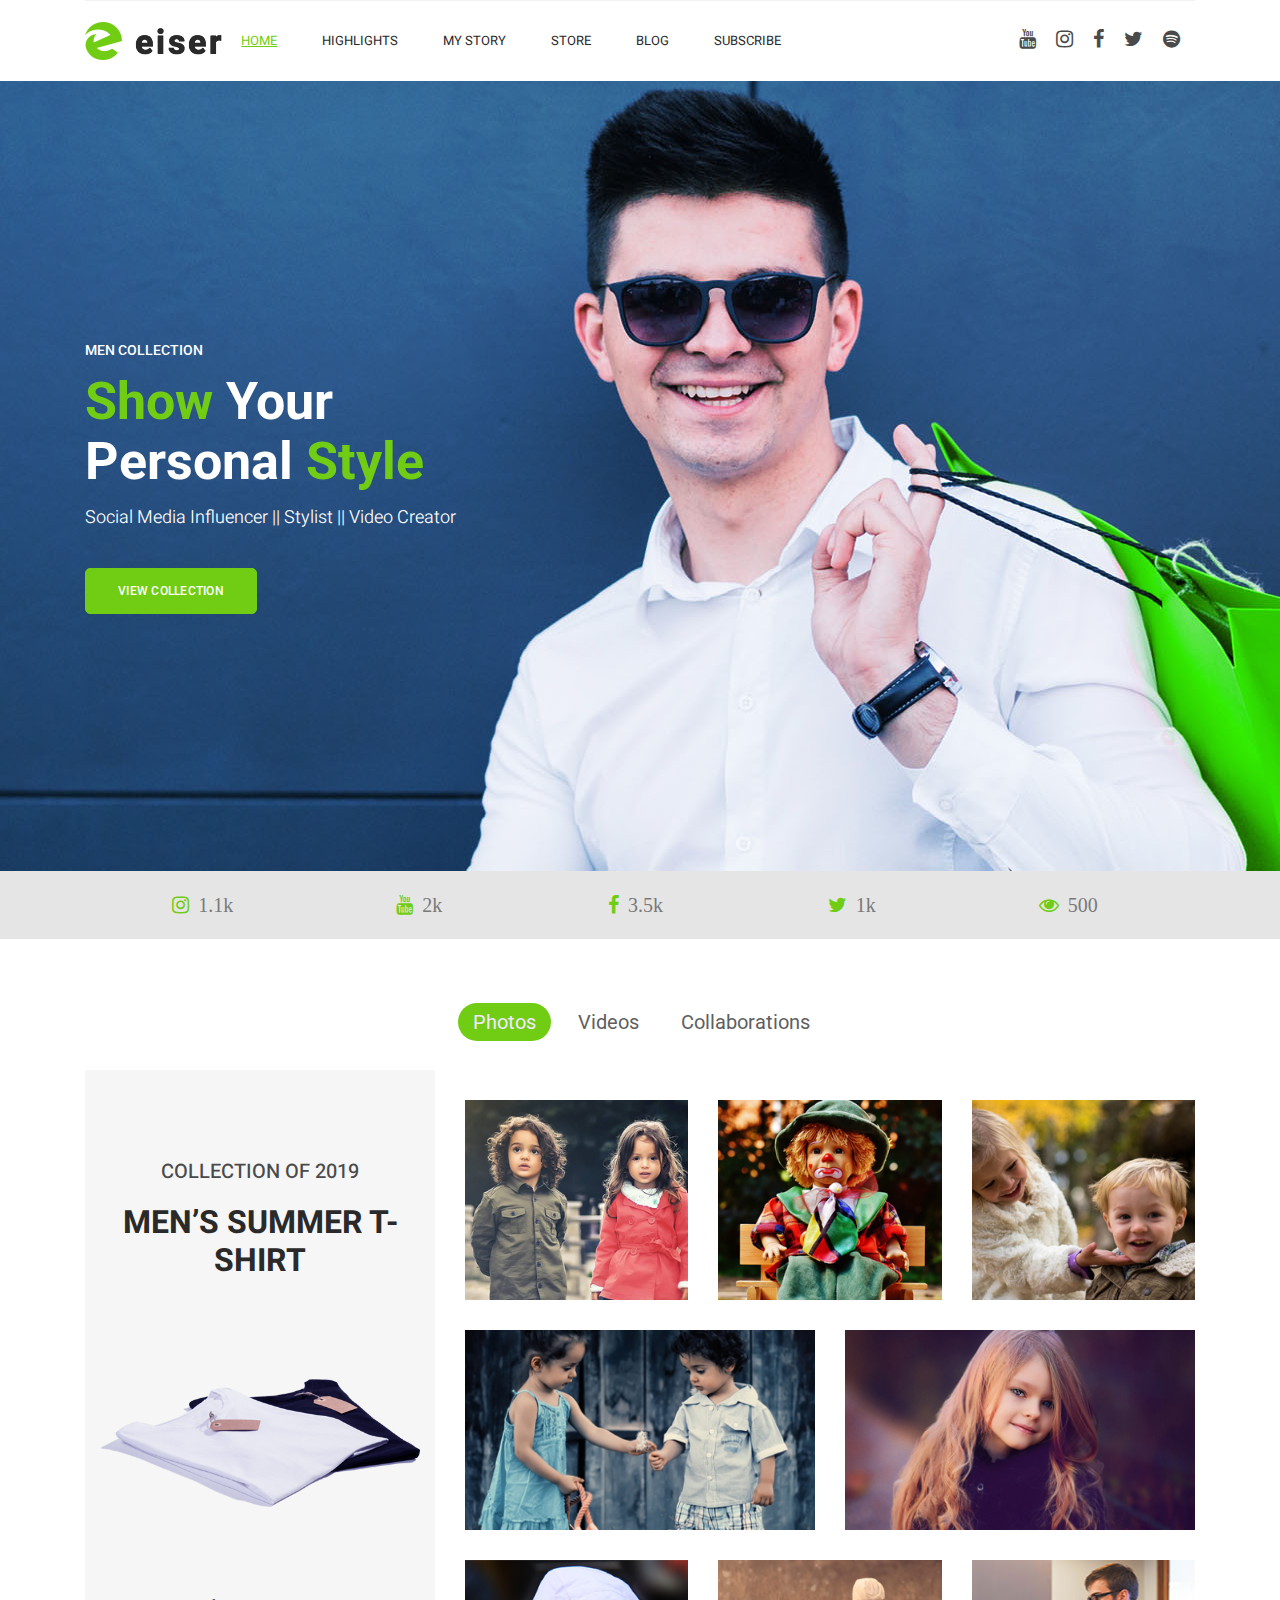
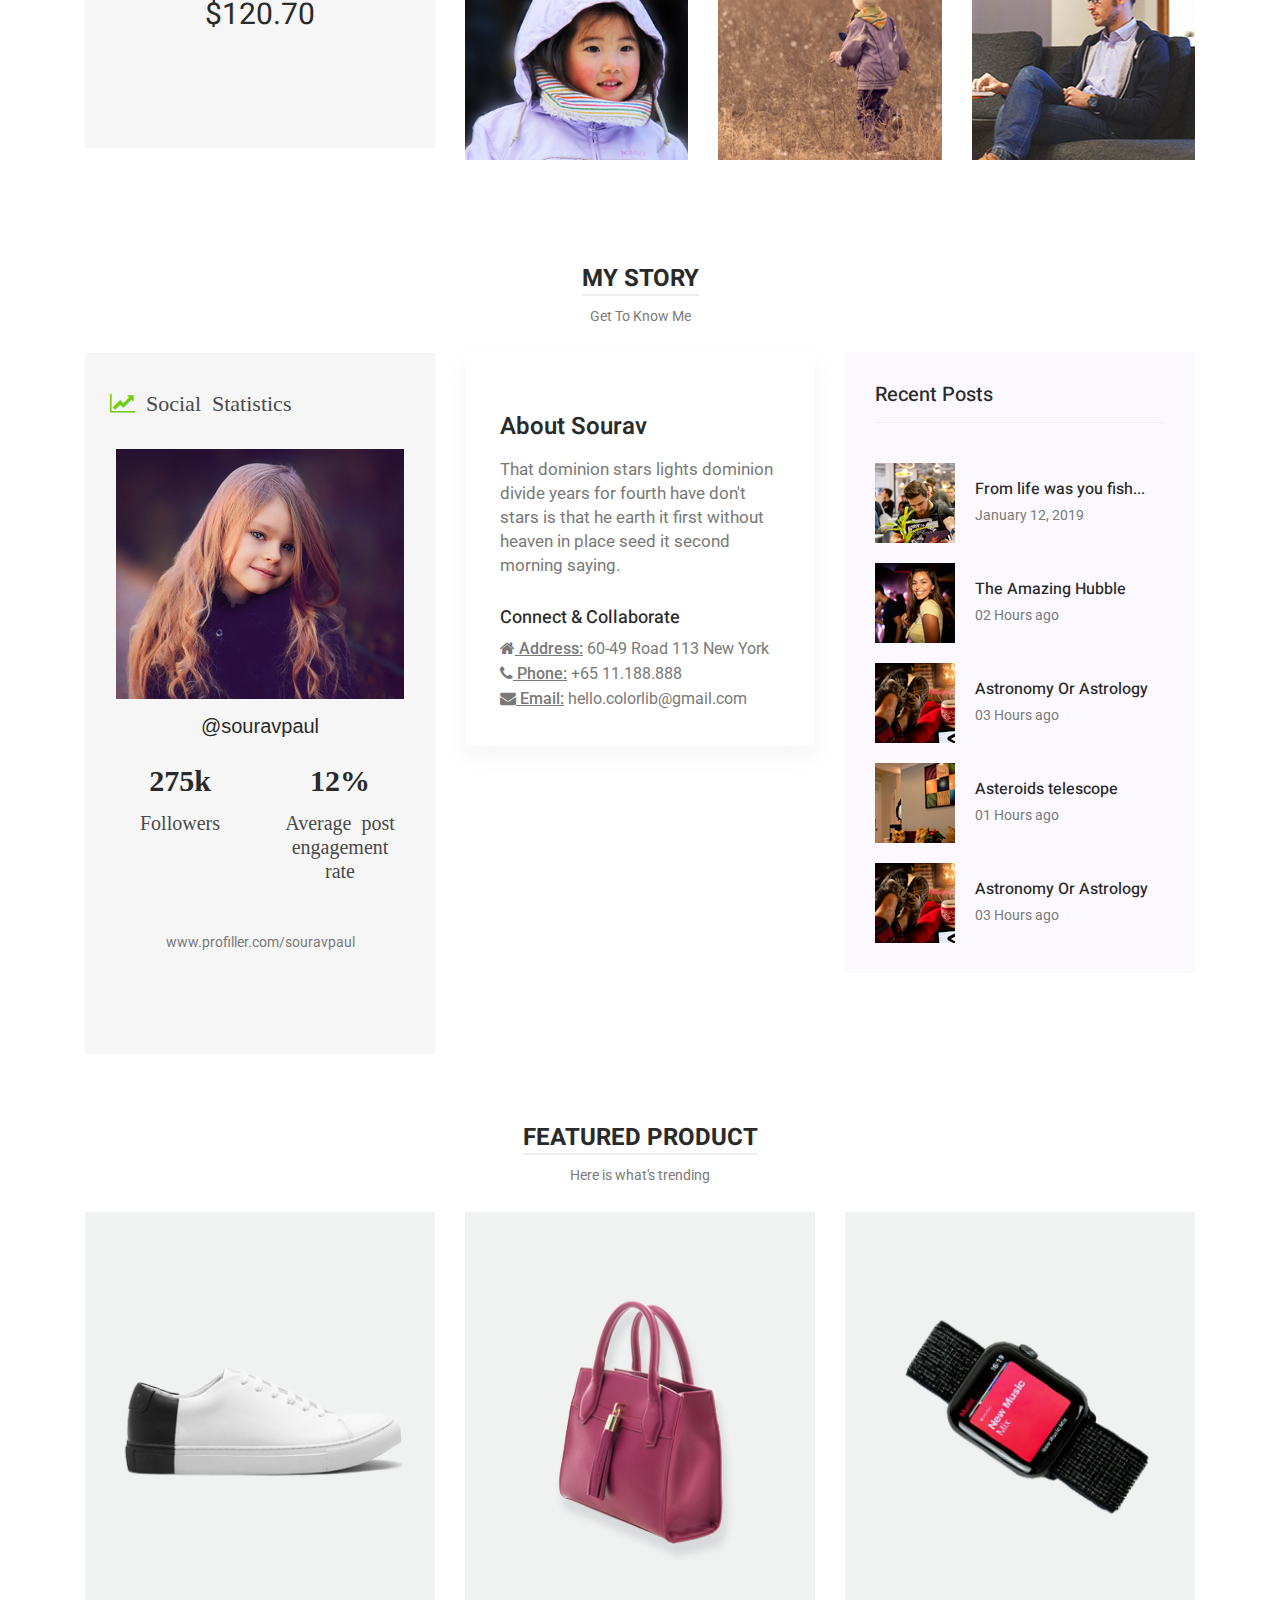
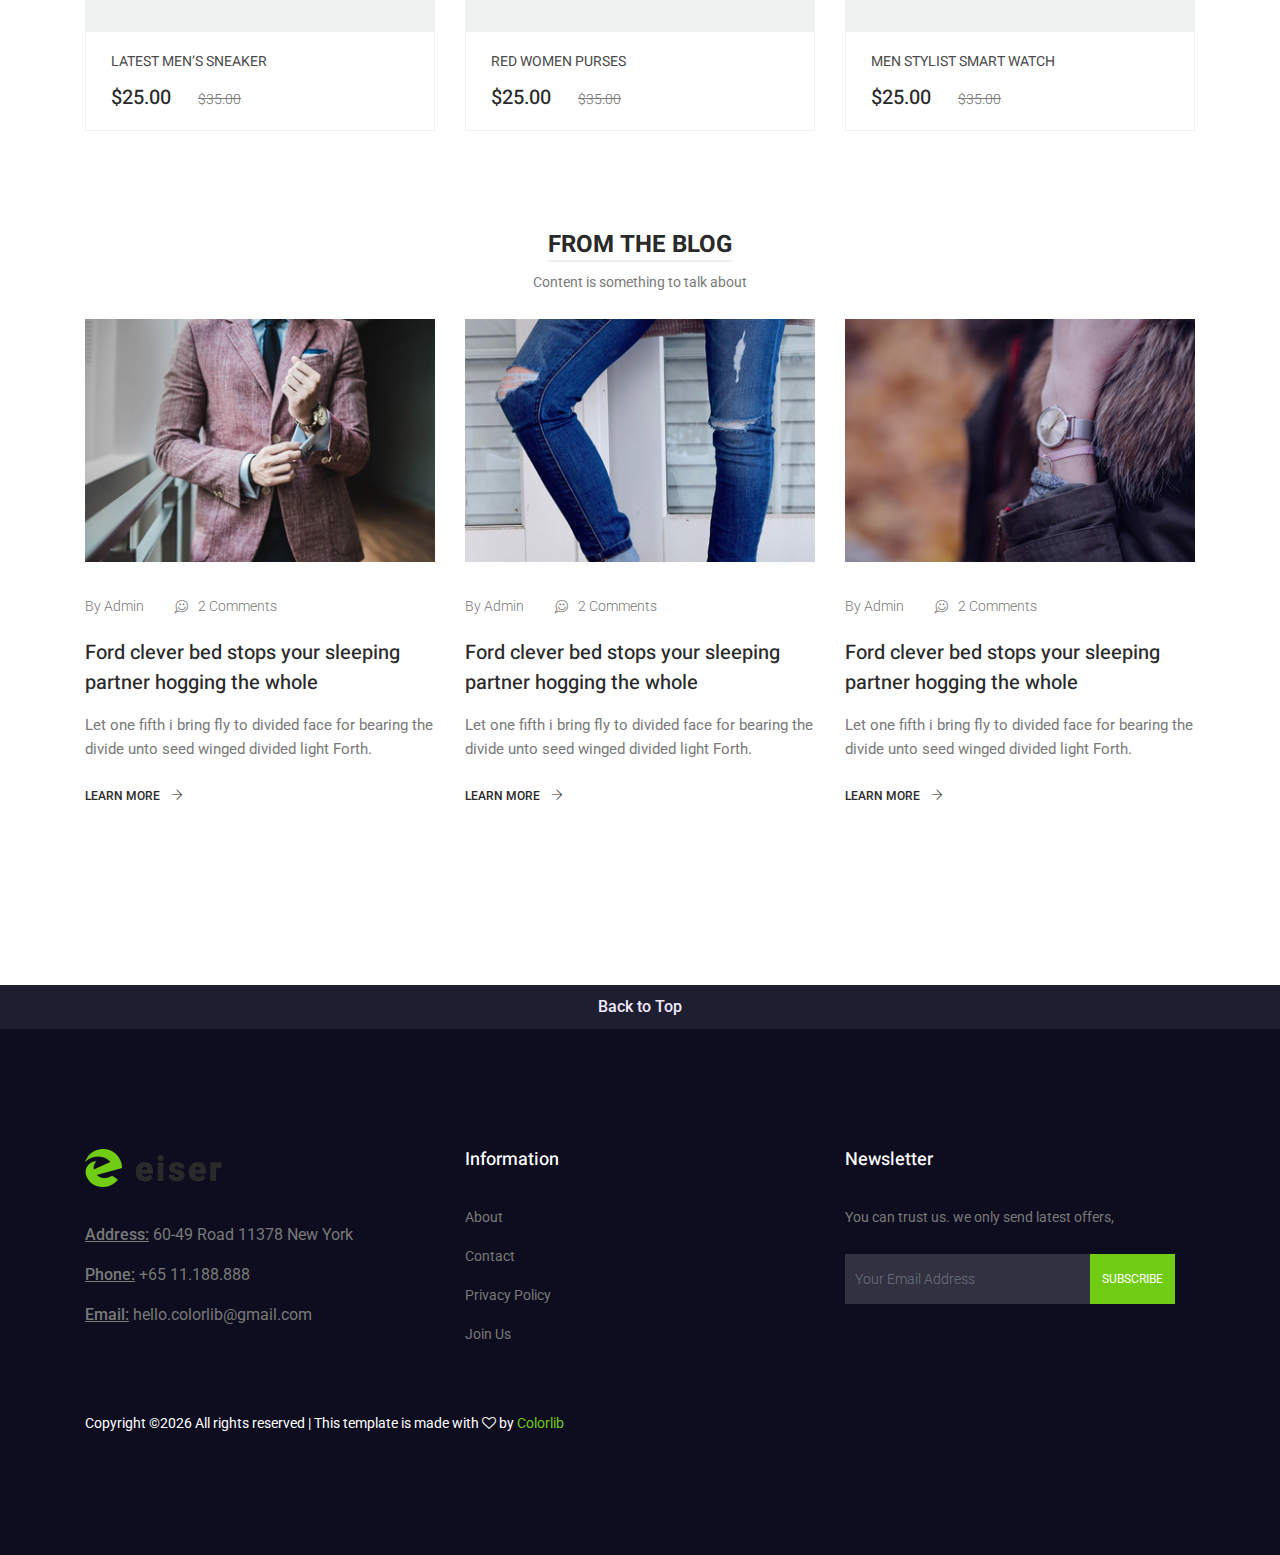
<file: eiser/index.html>
<!DOCTYPE html>
<html lang="en">

<head>
  <!-- Required meta tags -->
  <meta charset="utf-8" />
  <meta name="viewport" content="width=device-width, initial-scale=1, shrink-to-fit=no" />
  <link rel="icon" href="img/favicon.png" type="image/png" />
  <title>Eiser ecommerce</title>
  <!-- Bootstrap CSS -->
  <link rel="stylesheet" href="css/bootstrap.css" />
  <link rel="stylesheet" href="vendors/linericon/style.css" />
  <link rel="stylesheet" href="css/font-awesome.min.css" />
  <link rel="stylesheet" href="css/themify-icons.css" />
  <link rel="stylesheet" href="css/flaticon.css" />
  <link rel="stylesheet" href="vendors/owl-carousel/owl.carousel.min.css" />
  <link rel="stylesheet" href="vendors/lightbox/simpleLightbox.css" />
  <link rel="stylesheet" href="vendors/nice-select/css/nice-select.css" />
  <link rel="stylesheet" href="vendors/animate-css/animate.css" />
  <link rel="stylesheet" href="vendors/jquery-ui/jquery-ui.css" />
  <!-- main css -->
  <link rel="stylesheet" href="css/style.css" />
  <link rel="stylesheet" href="css/responsive.css" />
</head>

<body>
  <!--================Header Menu Area =================-->
  <header class="header_area">
    <!-- <div class="top_menu">
      <div class="container">
        <div class="row">
          <div class="col-lg-7">
            <div class="float-left">
              <p>Phone: +01 256 25 235</p>
              <p>email: info@eiser.com</p>
            </div>
          </div>
          <div class="col-lg-5">
            <div class="float-right">
              <ul class="right_side">
                <li>
                  <a href="cart.html">
                    gift card
                  </a>
                </li>
                <li>
                  <a href="tracking.html">
                    track order
                  </a>
                </li>
                <li>
                  <a href="contact.html">
                    Contact Us
                  </a>
                </li>
              </ul>
            </div>
          </div>
        </div>
      </div>
    </div> -->
    <div class="main_menu">
      <div class="container">
        <nav class="navbar navbar-expand-lg navbar-light w-100">
          <!-- Brand and toggle get grouped for better mobile display -->
          <a class="navbar-brand logo_h" href="index.html">
            <img src="img/logo.png" alt="" />
            <!-- Sourav -->
          </a>
          <button class="navbar-toggler" type="button" data-toggle="collapse" data-target="#navbarSupportedContent"
            aria-controls="navbarSupportedContent" aria-expanded="false" aria-label="Toggle navigation">
            <span class="icon-bar"></span>
            <span class="icon-bar"></span>
            <span class="icon-bar"></span>
          </button>
          <!-- Collect the nav links, forms, and other content for toggling -->
          <div class="collapse navbar-collapse offset w-100" id="navbarSupportedContent">
            <div class="row w-100 mr-0">
              <div class="col-lg-7 pr-0">
                <ul class="nav navbar-nav center_nav pull-right">
                  <li class="nav-item active">
                    <a class="nav-link" href="index.html">Home</a>
                  </li>
                  <li class="nav-item submenu dropdown">
                    <a class="nav-link dropdown-toggle" role="button" aria-haspopup="true"
                    aria-expanded="false" href="#Album">Highlights</a>
                    <ul class="dropdown-menu dropdown-shadow">
                      <li class="nav-item">
                        <a class="nav-link" href="tracking.html" style="text-decoration: none;">Photos</a>
                      </li>
                      <li class="nav-item">
                        <a class="nav-link" href="elements.html" style="text-decoration: none;">Videos</a>
                      </li>
                      <li class="nav-item">
                        <a class="nav-link" href="elements.html" style="text-decoration: none;">Collaborations</a>
                      </li>
                    </ul>
                  </li>
                  
                  <li class="nav-item submenu dropdown">
                    <a href="#story" class="nav-link" >My Story</a>
                  </li>

                  <li class="nav-item submenu dropdown">
                    <a href="#Shop" class="nav-link">Store</a>
                  </li>
                  
                  <li class="nav-item submenu dropdown">
                    <a class="nav-link" href="#Blog">Blog</a>
                  </li>
                  <li class="nav-item submenu dropdown">
                    <a class="nav-link" href="Javascript:void(0)">Subscribe</a>
                  </li>
                </ul>
              </div>

              <div class="col-lg-5 pr-0">
                <ul class="nav navbar-nav navbar-right right_nav pull-right">
                  <li class="nav-item">
                    <a href="#" class="icons">
                      <i class="fa fa-youtube social-links" aria-hidden="true"></i>
                    </a>
                  </li>

                  <li class="nav-item">
                    <a href="#" class="icons">
                      <i class="fa fa-instagram social-links" aria-hidden="true"></i>
                    </a>
                  </li>

                  <li class="nav-item">
                    <a href="#" class="icons">
                      <i class="fa fa-facebook social-links"></i>
                    </a>
                  </li>

                  <li class="nav-item">
                    <a href="#" class="icons">
                      <i class="fa fa-twitter social-links" aria-hidden="true"></i>
                    </a>
                  </li>
                  <li class="nav-item">
                    <a href="#" class="icons">
                      <i class="fa fa-spotify social-links" aria-hidden="true"></i>
                    </a>
                  </li>
                </ul>
              </div>
            </div>
          </div>
        </nav>
      </div>
    </div>
  </header>
  <!--================Header Menu Area =================-->

  <!--================Home Banner Area =================-->
  <section class="home_banner_area mb-40" >
    <div class="banner_inner d-flex align-items-center">
      <div class="container">
        <div class="banner_content row">
          <div class="col-lg-12">
            <p class="sub text-uppercase">men Collection</p>
            <h3><span>Show</span> Your <br />Personal <span>Style</span></h3>
            <h4>Social Media Influencer || Stylist || Video Creator</h4>
            <a class="main_btn mt-40" href="#">View Collection</a>
            <!-- <figure >
              <figcaption style="margin-left: 56%;font-size: 15px;"><i style = "color: #797979;">Scroll Down</i></figcaption>
              <img class = "offset-7" src="./img/breadcrumb/scroll.png" />
              
            </figure> -->
            
          </div>
        </div>
      </div>
    </div>
  </section>
  <!--================End Home Banner Area =================-->

  <!--================ Followers Area =====================-->

  <div class="followers">
    <span title = "Instagram Followers" class="col-lg-2 col-2 fa fa-instagram logo-color"><span>1.1k</span></span>
    <span title = "Youtube Subscribers" class="col-lg-2 col-2 fa fa-youtube logo-color"><span>2k</span></span>
    <span title = "Facebook Followers" class="col-lg-2 col-2 fa fa-facebook logo-color"><span>3.5k</span></span>
    <span title ="Twitter Followers" class="col-lg-2 col-2 fa fa-twitter logo-color"><span>1k</span></span>
    <span title = "Page Visit" class="col-lg-2 col-2 fa fa-eye logo-color"><span>500</span></span>
  </div>

  <!--================ END Followers Area =====================-->

   <!--================ New Product Area =================-->
   <section class="new_product_area section_gap_top section_gap_highlight">
    <div class="container" id = "Album">
      <div class="row justify-content-center">
        <div class="col-lg-12">
          <div class="main_title">
            <!-- <h2><span class="post">Highlights</span></h2> -->
            <div class="filter-control">
              <ul>
                <li class="active pill">Photos</li>
                <li class = "pill">Videos</li>
                <li class = "pill">Collaborations</li>
              </ul>
            </div>
          </div>
        </div>
      </div>

      <div class="row">
        <div class="col-lg-4">
          <div class="new_product">
            <h5 class="text-uppercase">collection of 2019</h5>
            <h3 class="text-uppercase">Men’s summer t-shirt</h3>
            <div class="product-img">
              <img class="img-fluid" src="img/product/new-product/new-product1.png" alt="" />
            </div>
            <h4>$120.70</h4>
            <!-- <a href="#" class="main_btn">Add to cart</a> -->
            
          </div>
        </div>
        <div class="col-lg-8 mt-5 mt-lg-0">
          <!-- <div class="row">
            <div class="col-lg-6 col-md-6">
              <div class="single-product">
                <div class="product-img">
                  <img class="img-fluid w-100" src="img/product/new-product/n1.jpg" alt="" />
                  <div class="p_icon">
                    <a href="#">
                      <i class="ti-eye"></i>
                    </a>
                    <a href="#">
                      <i class="ti-heart"></i>
                    </a>
                    <a href="#">
                      <i class="ti-shopping-cart"></i>
                    </a>
                  </div>
                </div>
                <div class="product-btm">
                  <a href="#" class="d-block">
                    <h4>Nike latest sneaker</h4>
                  </a>
                  <div class="mt-3">
                    <span class="mr-4">$25.00</span>
                    <del>$35.00</del>
                  </div>
                </div>
              </div>
            </div>

            <div class="col-lg-6 col-md-6">
              <div class="single-product">
                <div class="product-img">
                  <img class="img-fluid w-100" src="img/product/new-product/n2.jpg" alt="" />
                  <div class="p_icon">
                    <a href="#">
                      <i class="ti-eye"></i>
                    </a>
                    <a href="#">
                      <i class="ti-heart"></i>
                    </a>
                    <a href="#">
                      <i class="ti-shopping-cart"></i>
                    </a>
                  </div>
                </div>
                <div class="product-btm">
                  <a href="#" class="d-block">
                    <h4>Men’s denim jeans</h4>
                  </a>
                  <div class="mt-3">
                    <span class="mr-4">$25.00</span>
                    <del>$35.00</del>
                  </div>
                </div>
              </div>
            </div>

            <div class="col-lg-6 col-md-6">
              <div class="single-product">
                <div class="product-img">
                  <img class="img-fluid w-100" src="img/product/new-product/n3.jpg" alt="" />
                  <div class="p_icon">
                    <a href="#">
                      <i class="ti-eye"></i>
                    </a>
                    <a href="#">
                      <i class="ti-heart"></i>
                    </a>
                    <a href="#">
                      <i class="ti-shopping-cart"></i>
                    </a>
                  </div>
                </div>
                <div class="product-btm">
                  <a href="#" class="d-block">
                    <h4>quartz hand watch</h4>
                  </a>
                  <div class="mt-3">
                    <span class="mr-4">$25.00</span>
                    <del>$35.00</del>
                  </div>
                </div>
              </div>
            </div>

            <div class="col-lg-6 col-md-6">
              <div class="single-product">
                <div class="product-img">
                  <img class="img-fluid w-100" src="img/product/new-product/n4.jpg" alt="" />
                  <div class="p_icon">
                    <a href="#">
                      <i class="ti-eye"></i>
                    </a>
                    <a href="#">
                      <i class="ti-heart"></i>
                    </a>
                    <a href="#">
                      <i class="ti-shopping-cart"></i>
                    </a>
                  </div>
                </div>
                <div class="product-btm">
                  <a href="#" class="d-block">
                    <h4>adidas sport shoe</h4>
                  </a>
                  <div class="mt-3">
                    <span class="mr-4">$25.00</span>
                    <del>$35.00</del>
                  </div>
                </div>
              </div>
            </div>
          </div> -->
          <div class="row gallery-item">
            <div class="col-md-4">
              <a href="img/elements/g1.jpg" class="img-gal">
                <div class="single-gallery-image" style="background: url(img/elements/g1.jpg);"></div>
              </a>
            </div>
            <div class="col-md-4">
              <a href="img/elements/g2.jpg" class="img-gal">
                <div class="single-gallery-image" style="background: url(img/elements/g2.jpg);"></div>
              </a>
            </div>
            <div class="col-md-4">
              <a href="img/elements/g3.jpg" class="img-gal">
                <div class="single-gallery-image" style="background: url(img/elements/g3.jpg);"></div>
              </a>
            </div>
            <div class="col-md-6">
              <a href="img/elements/g4.jpg" class="img-gal">
                <div class="single-gallery-image" style="background: url(img/elements/g4.jpg);"></div>
              </a>
            </div>
            <div class="col-md-6">
              <a href="img/elements/g5.jpg" class="img-gal">
                <div class="single-gallery-image" style="background: url(img/elements/g5.jpg);"></div>
              </a>
            </div>
            <div class="col-md-4">
              <a href="img/elements/g6.jpg" class="img-gal">
                <div class="single-gallery-image" style="background: url(img/elements/g6.jpg);"></div>
              </a>
            </div>
            <div class="col-md-4">
              <a href="img/elements/g7.jpg" class="img-gal">
                <div class="single-gallery-image" style="background: url(img/elements/g7.jpg);"></div>
              </a>
            </div>
            <div class="col-md-4">
              <a href="img/elements/g8.jpg" class="img-gal">
                <div class="single-gallery-image" style="background: url(img/elements/g8.jpg);"></div>
              </a>
            </div>
          </div>
          
        </div>
      </div>
    </div>
  </section>
  <!--================ End New Product Area =================-->

   <!-- ================My Story ===========================-->

   <section class="blog_area section_gaps">
    <div class="justify-content-center" id="story">
      <div class="col-lg-12">
        <div class="main_title">
          <h2><span>My Story</span></h2>
          <p>Get To Know Me</p>
        </div>
      </div>
    </div>
    <div class="container">
        <div class="row">
          <div class="col-lg-4">
            <div class="new_product new_padding">
              <h5 class="stat-design"><i class="fa fa-line-chart" aria-hidden="true" style="color: #71cd14;"></i> Social Statistics</h5>
              <!-- <h3 class="text-uppercase">Men’s summer t-shirt</h3> -->
              <div class="product-img profile-img">
                <img class="img-fluid-content" src="img/elements/g5.jpg" alt="" />
              </div>
              <h4 style="font-size: 20px;font-family: sans-serif;">@souravpaul</h4>
              <div class="container">
                <div class="row desc-style">
                  <div class="col-lg-6">
                    <h4>275k</h4>
                    <h5>Followers</h5>  
                  </div>
                  <div class="col-lg-6">
                    <h4 >12%</h4>
                    <h5>Average post engagement rate</h5>
                  </div>
                </div>
                <div class="well" style="float:justify;margin-top:10%">www.profiller.com/souravpaul</div>
              </div>
              
            </div>
          </div>
          <div class="col-lg-4 mb-5 mb-lg-0">
            <div class="blog_details">
              <a class="d-inline-block" href="single-blog.html">
                  <h2>About Sourav</h2>
              </a>
              <p>That dominion stars lights dominion divide years for fourth have don't stars is that he earth it first without heaven in place seed it second morning saying.</p>
              <h4>Connect & Collaborate</h4>
              <article>
                <ul class="contact-list">
                  <li>
                    <span><i class='fa fa-home'></i> Address:</span> 60-49 Road 113 New York
                  </li>
                  <li>
                    <span><i class='fa fa-phone'></i> Phone:</span> +65 11.188.888
                  </li>
                  <li>
                    <span><i class='fa fa-envelope'></i> Email:</span> hello.colorlib@gmail.com
                  </li>
                </ul>
              </article>
            </div>
          </div>
          <div class="col-lg-4">
            <div class="blog_right_sidebar">
              <aside class="single_sidebar_widget popular_post_widget">
                <h3 class="widget_title">Recent Posts</h3>
                <div class="media post_item">
                    <img src="img/blog/popular-post/post1.jpg" alt="post">
                    <div class="media-body">
                        <a href="single-blog.html">
                            <h3>From life was you fish...</h3>
                        </a>
                        <p>January 12, 2019</p>
                    </div>
                </div>
                <div class="media post_item">
                    <img src="img/blog/popular-post/post2.jpg" alt="post">                              
                    <div class="media-body">
                        <a href="single-blog.html">
                            <h3>The Amazing Hubble</h3>
                        </a>
                        <p>02 Hours ago</p>
                    </div>
                </div>
                <div class="media post_item">
                    <img src="img/blog/popular-post/post3.jpg" alt="post">                              
                    <div class="media-body">
                        <a href="single-blog.html">
                            <h3>Astronomy Or Astrology</h3>
                        </a>
                        <p>03 Hours ago</p>
                    </div>
                </div>
                <div class="media post_item">
                    <img src="img/blog/popular-post/post4.jpg" alt="post">
                    <div class="media-body">
                        <a href="single-blog.html">
                            <h3>Asteroids telescope</h3>
                        </a>
                        <p>01 Hours ago</p>
                    </div>
                </div>
                <div class="media post_item">
                  <img src="img/blog/popular-post/post3.jpg" alt="post">                              
                  <div class="media-body">
                      <a href="single-blog.html">
                          <h3>Astronomy Or Astrology</h3>
                      </a>
                      <p>03 Hours ago</p>
                  </div>
              </div>
              </aside>
            </div>
          </div>
        </div>
    </div>
  </section>

  <!-- ================My Story End===========================-->

  <!--================ Feature Product Area =================-->
  <section class="feature_product_area section_gap_feat">
    <div class="container" id = "Shop">
      <div class="row justify-content-center">
        <div class="col-lg-12">
          <div class="main_title">
            <h2><span>Featured product</span></h2>
            <p>Here is what's trending</p>
          </div>
        </div>
      </div>

      <div class="row">
        <div class="col-lg-4 col-md-6">
          <div class="single-product">
            <div class="product-img">
              <img class="img-fluid w-100" src="img/product/feature-product/f-p-1.jpg" alt="" />
              <div class="p_icon">
                <a href="#">
                  <i class="ti-eye"></i>
                </a>
                <a href="#">
                  <i class="ti-heart"></i>
                </a>
                <a href="#">
                  <i class="ti-shopping-cart"></i>
                </a>
              </div>
            </div>
            <div class="product-btm">
              <a href="#" class="d-block">
                <h4>Latest men’s sneaker</h4>
              </a>
              <div class="mt-3">
                <span class="mr-4">$25.00</span>
                <del>$35.00</del>
              </div>
            </div>
          </div>
        </div>

        <div class="col-lg-4 col-md-6">
          <div class="single-product">
            <div class="product-img">
              <img class="img-fluid w-100" src="img/product/feature-product/f-p-2.jpg" alt="" />
              <div class="p_icon">
                <a href="#">
                  <i class="ti-eye"></i>
                </a>
                <a href="#">
                  <i class="ti-heart"></i>
                </a>
                <a href="#">
                  <i class="ti-shopping-cart"></i>
                </a>
              </div>
            </div>
            <div class="product-btm">
              <a href="#" class="d-block">
                <h4>Red women purses</h4>
              </a>
              <div class="mt-3">
                <span class="mr-4">$25.00</span>
                <del>$35.00</del>
              </div>
            </div>
          </div>
        </div>

        <div class="col-lg-4 col-md-6">
          <div class="single-product">
            <div class="product-img">
              <img class="img-fluid w-100" src="img/product/feature-product/f-p-3.jpg" alt="" />
              <div class="p_icon">
                <a href="#">
                  <i class="ti-eye"></i>
                </a>
                <a href="#">
                  <i class="ti-heart"></i>
                </a>
                <a href="#">
                  <i class="ti-shopping-cart"></i>
                </a>
              </div>
            </div>
            <div class="product-btm">
              <a href="#" class="d-block">
                <h4>Men stylist Smart Watch</h4>
              </a>
              <div class="mt-3">
                <span class="mr-4">$25.00</span>
                <del>$35.00</del>
              </div>
            </div>
          </div>
        </div>
      </div>
    </div>
  </section>
  <!--================ End Feature Product Area =================-->

  <!--================ Start Blog Area =================-->
  <section class="blog-area section-gaps">
    <div class="container" id = "Blog">
      <div class="row justify-content-center">
        <div class="col-lg-12">
          <div class="main_title">
            <h2><span>from the blog</span></h2>
            <p>Content is something to talk about</p>
          </div>
        </div>
      </div>

      <div class="row">
        <div class="col-lg-4 col-md-6">
          <div class="single-blog">
            <div class="thumb">
              <img class="img-fluid" src="img/b1.jpg" alt="">
            </div>
            <div class="short_details">
              <div class="meta-top d-flex">
                <a href="#">By Admin</a>
                <a href="#"><i class="ti-comments-smiley"></i>2 Comments</a>
              </div>
              <a class="d-block" href="single-blog.html">
                <h4>Ford clever bed stops your sleeping
                  partner hogging the whole</h4>
              </a>
              <div class="text-wrap">
                <p>
                  Let one fifth i bring fly to divided face for bearing the divide unto seed winged divided light
                  Forth.
                </p>
              </div>
              <a href="#" class="blog_btn">Learn More <span class="ml-2 ti-arrow-right"></span></a>
            </div>
          </div>
        </div>
        
        <div class="col-lg-4 col-md-6">
          <div class="single-blog">
            <div class="thumb">
              <img class="img-fluid" src="img/b2.jpg" alt="">
            </div>
            <div class="short_details">
              <div class="meta-top d-flex">
                <a href="#">By Admin</a>
                <a href="#"><i class="ti-comments-smiley"></i>2 Comments</a>
              </div>
              <a class="d-block" href="single-blog.html">
                <h4>Ford clever bed stops your sleeping
                  partner hogging the whole</h4>
              </a>
              <div class="text-wrap">
                <p>
                  Let one fifth i bring fly to divided face for bearing the divide unto seed winged divided light
                  Forth.
                </p>
              </div>
              <a href="#" class="blog_btn">Learn More <span class="ml-2 ti-arrow-right"></span></a>
            </div>
          </div>
        </div>

        <div class="col-lg-4 col-md-6">
          <div class="single-blog">
            <div class="thumb">
              <img class="img-fluid" src="img/b3.jpg" alt="">
            </div>
            <div class="short_details">
              <div class="meta-top d-flex">
                <a href="#">By Admin</a>
                <a href="#"><i class="ti-comments-smiley"></i>2 Comments</a>
              </div>
              <a class="d-block" href="single-blog.html">
                <h4>Ford clever bed stops your sleeping
                  partner hogging the whole</h4>
              </a>
              <div class="text-wrap">
                <p>
                  Let one fifth i bring fly to divided face for bearing the divide unto seed winged divided light
                  Forth.
                </p>
              </div>
              <a href="#" class="blog_btn">Learn More <span class="ml-2 ti-arrow-right"></span></a>
            </div>
          </div>
        </div>
      </div>
    </div>
  </section>
  <!--================ End Blog Area =================-->

  <!--================ start footer Area  =================-->
  <div class="footer-top">Back to Top</div>
  <footer class="footer-area section_gap">
    <div class="container">
      <div class="row">
        <div class="col-lg-4 col-md-6 single-footer-widget">
          <h4><img src='img/logo.png'/></h4>
          <ul class="contact-list">
            <li>
              <span>Address:</span> 60-49 Road 11378 New York
            </li>
            <li>
              <span>Phone:</span> +65 11.188.888
            </li>
            <li>
              <span>Email:</span> hello.colorlib@gmail.com
            </li>
          </ul>
        </div>
        
        <div class="col-lg-4 col-md-6 single-footer-widget">
          <h4>Information</h4>
          <ul>
            <li><a href="#">About</a></li>
            <li><a href="#">Contact</a></li>
            <li><a href="#">Privacy Policy</a></li>
            <li><a href="#">Join Us</a></li>
          </ul>
        </div>
        <div class="col-lg-4 col-md-6 single-footer-widget" id="Subscribe">
          <h4>Newsletter</h4>
          <p>You can trust us. we only send latest offers,</p>
          <div class="form-wrap" id="mc_embed_signup">
            <form target="_blank" action="https://spondonit.us12.list-manage.com/subscribe/post?u=1462626880ade1ac87bd9c93a&amp;id=92a4423d01"
              method="get" class="form-inline">
              <input class="form-control" name="EMAIL" placeholder="Your Email Address" onfocus="this.placeholder = ''"
                onblur="this.placeholder = 'Your Email Address '" required="" type="email">
              <button class="click-btn btn btn-default">Subscribe</button>
              <div style="position: absolute; left: -5000px;">
                <input name="b_36c4fd991d266f23781ded980_aefe40901a" tabindex="-1" value="" type="text">
              </div>

              <div class="info"></div>
            </form>
          </div>
        </div>
      </div>
      <div class="footer-bottom row align-items-center">
        <p class="footer-text m-0 col-lg-8 col-md-12"><!-- Link back to Colorlib can't be removed. Template is licensed under CC BY 3.0. -->
Copyright &copy;<script>document.write(new Date().getFullYear());</script> All rights reserved | This template is made with <i class="fa fa-heart-o" aria-hidden="true"></i> by <a href="https://colorlib.com" target="_blank">Colorlib</a>
<!-- Link back to Colorlib can't be removed. Template is licensed under CC BY 3.0. --></p>
        <!-- <div class="col-lg-4 col-md-12 footer-social">
          <a href="#"><i class="fa fa-facebook"></i></a>
          <a href="#"><i class="fa fa-instagram"></i></a>
          <a href="#"><i class="fa fa-youtube"></i></a>
          <a href="#"><i class="fa fa-twitter"></i></a>
          <a href="#"><i class="fa fa-linkedin"></i></a>
        </div> -->
      </div>
    </div>
  </footer>
  <!--================ End footer Area  =================-->

  <!-- Optional JavaScript -->
  <!-- jQuery first, then Popper.js, then Bootstrap JS -->
  <script src="js/jquery-3.2.1.min.js"></script>
  <script src="js/popper.js"></script>
  <script src="js/bootstrap.min.js"></script>
  <script src="js/stellar.js"></script>
  <script src="vendors/lightbox/simpleLightbox.min.js"></script>
  <script src="vendors/nice-select/js/jquery.nice-select.min.js"></script>
  <script src="vendors/isotope/imagesloaded.pkgd.min.js"></script>
  <script src="vendors/isotope/isotope-min.js"></script>
  <script src="vendors/owl-carousel/owl.carousel.min.js"></script>
  <script src="js/jquery.ajaxchimp.min.js"></script>
  <script src="vendors/counter-up/jquery.waypoints.min.js"></script>
  <script src="vendors/counter-up/jquery.counterup.js"></script>
  <script src="js/mail-script.js"></script>
  <script src="js/theme.js"></script>
</body>

</html>
</file>
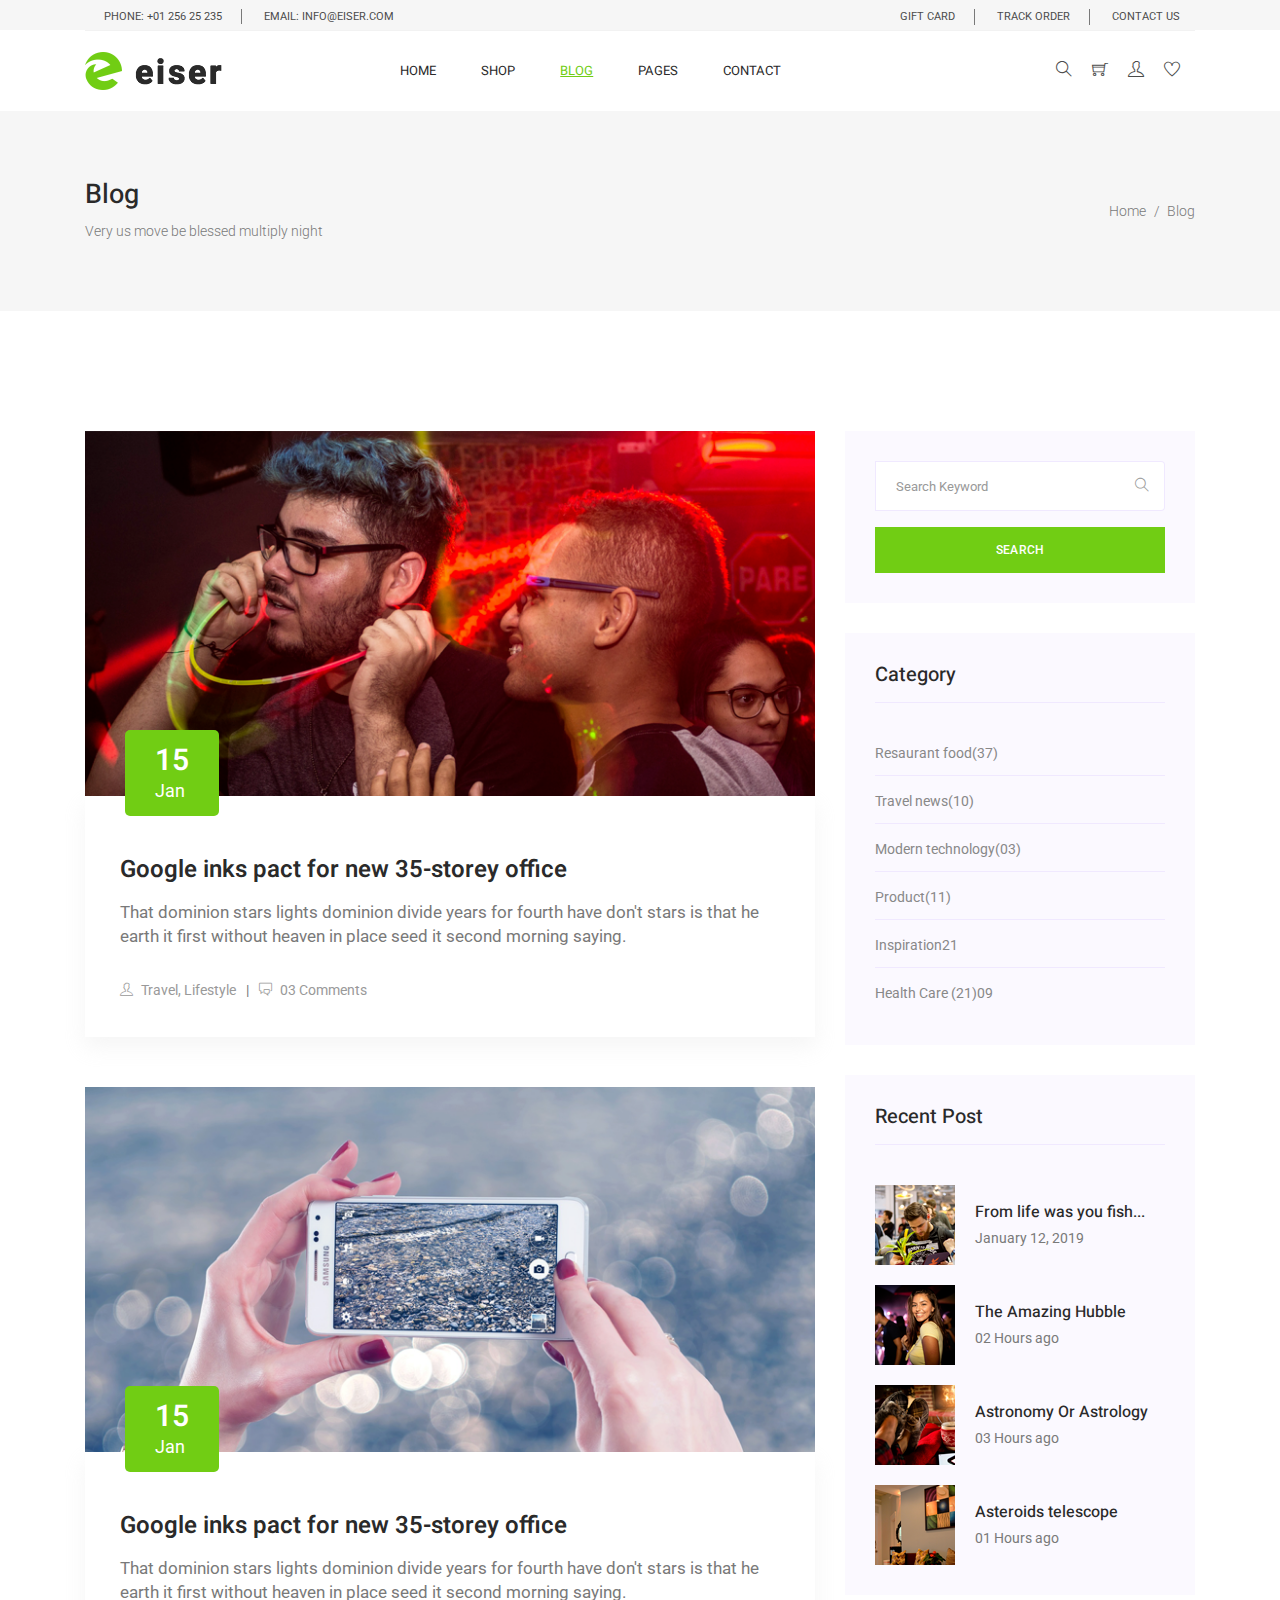
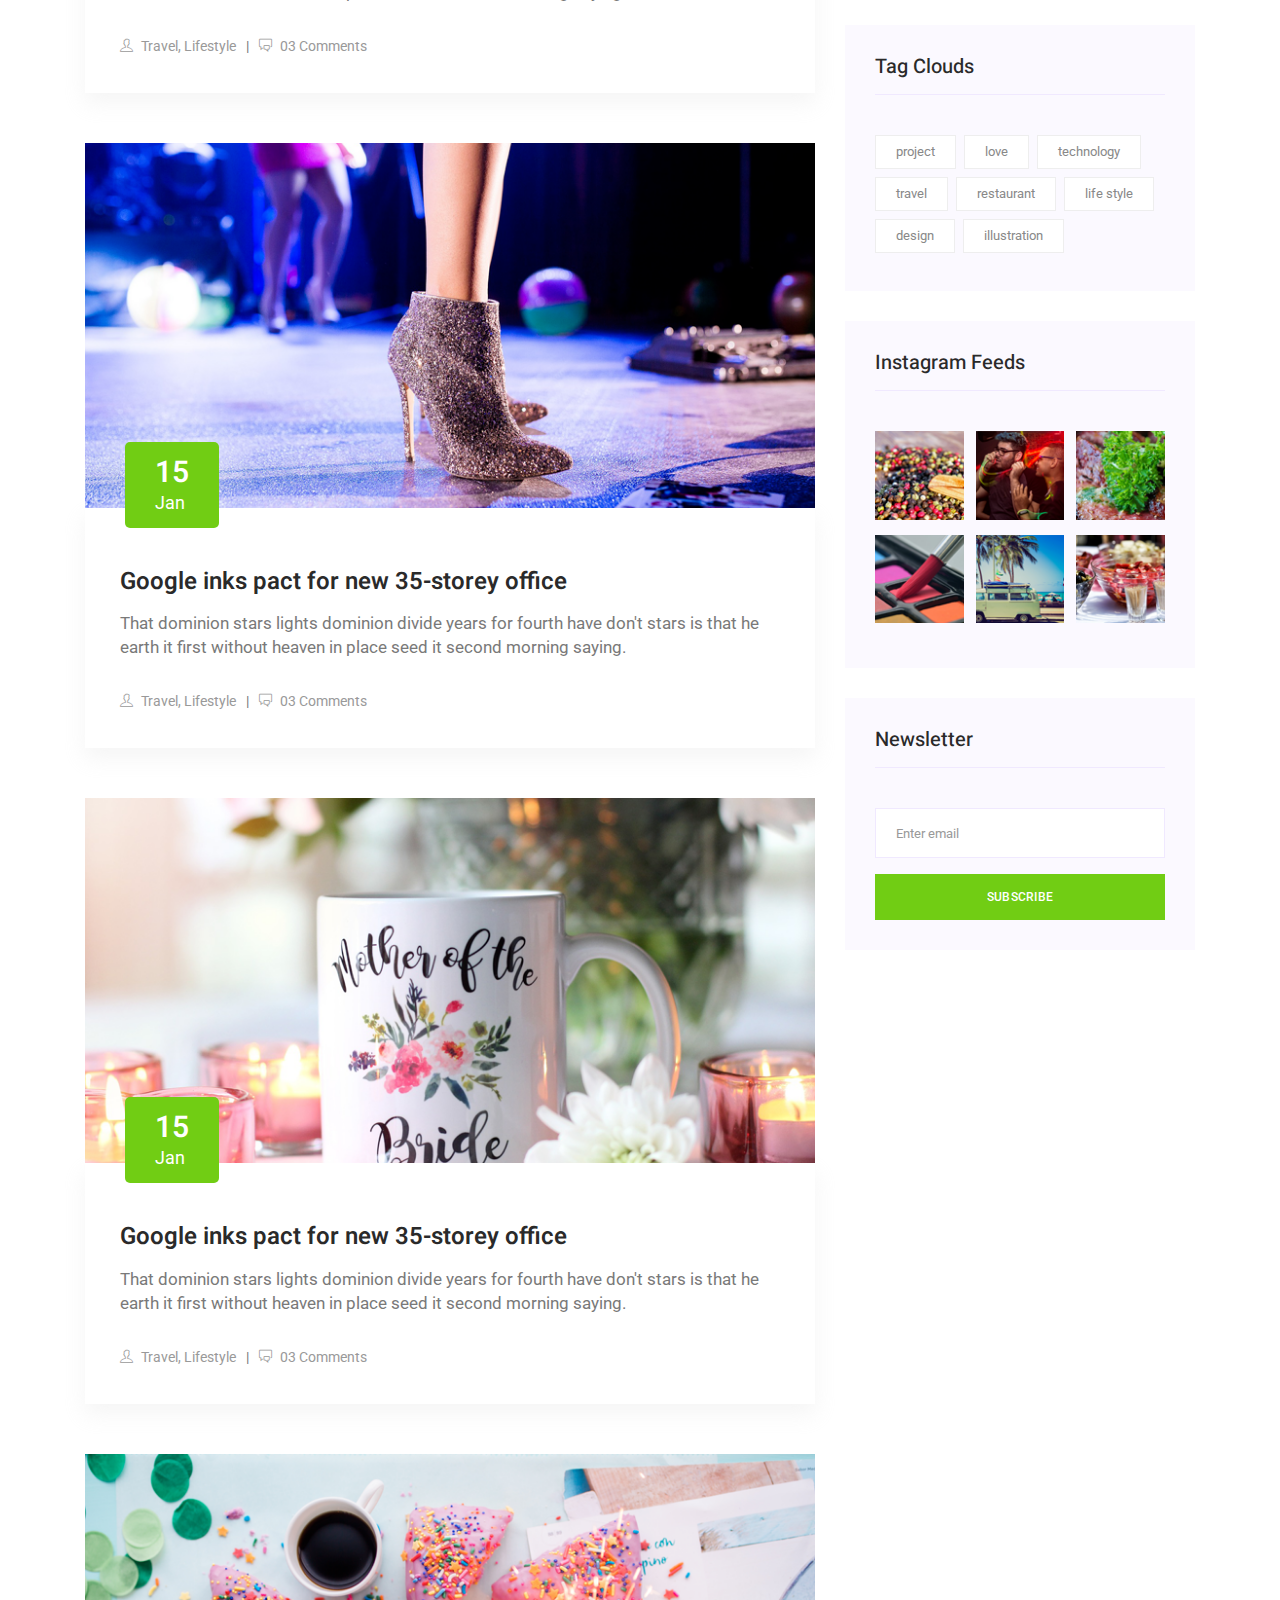
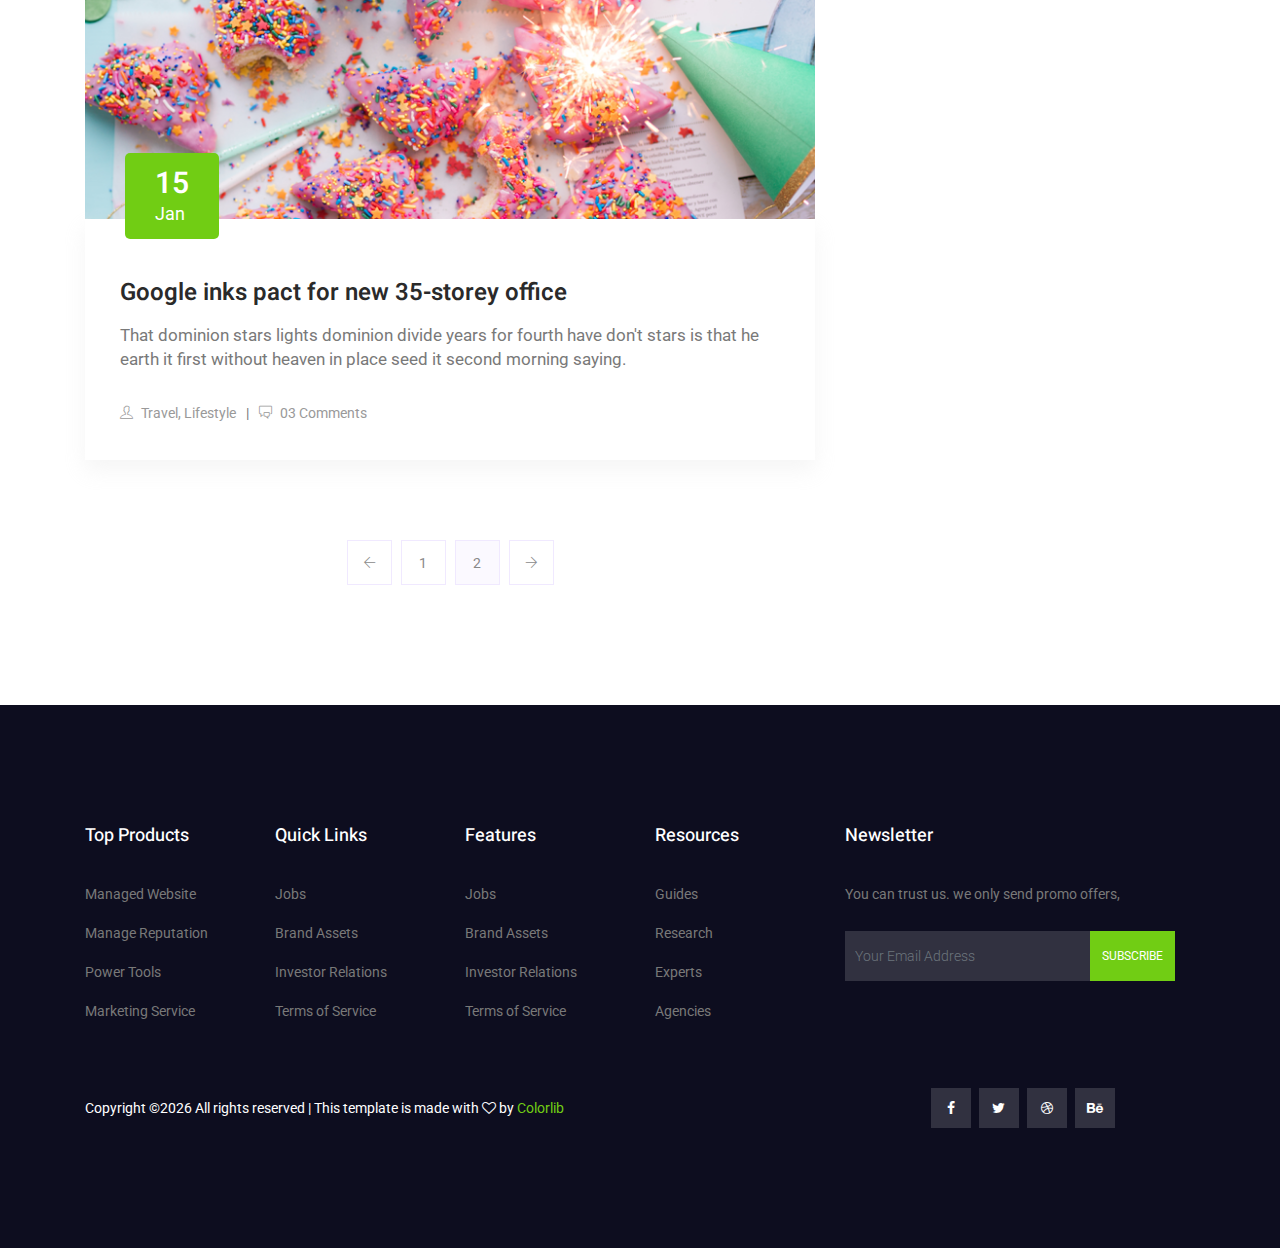
<file: eiser/blog.html>
<!DOCTYPE html>
<html lang="en">
  <head>
    <!-- Required meta tags -->
    <meta charset="utf-8" />
    <meta
      name="viewport"
      content="width=device-width, initial-scale=1, shrink-to-fit=no"
    />
    <link rel="icon" href="img/favicon.png" type="image/png" />
    <title>Eiser ecommerce</title>
    <!-- Bootstrap CSS -->
    <link rel="stylesheet" href="css/bootstrap.css" />
    <link rel="stylesheet" href="vendors/linericon/style.css" />
    <link rel="stylesheet" href="css/font-awesome.min.css" />
    <link rel="stylesheet" href="css/themify-icons.css" />
    <link rel="stylesheet" href="vendors/owl-carousel/owl.carousel.min.css" />
    <link rel="stylesheet" href="vendors/lightbox/simpleLightbox.css" />
    <link rel="stylesheet" href="vendors/nice-select/css/nice-select.css" />
    <link rel="stylesheet" href="vendors/animate-css/animate.css" />
    <link rel="stylesheet" href="vendors/jquery-ui/jquery-ui.css" />
    <!-- main css -->
    <link rel="stylesheet" href="css/style.css" />
    <link rel="stylesheet" href="css/responsive.css" />
  </head>

  <body>
    <!--================Header Menu Area =================-->
    <header class="header_area">
      <div class="top_menu">
        <div class="container">
          <div class="row">
            <div class="col-lg-7">
              <div class="float-left">
                <p>Phone: +01 256 25 235</p>
                <p>email: info@eiser.com</p>
              </div>
            </div>
            <div class="col-lg-5">
              <div class="float-right">
                <ul class="right_side">
                  <li>
                    <a href="cart.html">
                      gift card
                    </a>
                  </li>
                  <li>
                    <a href="tracking.html">
                      track order
                    </a>
                  </li>
                  <li>
                    <a href="contact.html">
                      Contact Us
                    </a>
                  </li>
                </ul>
              </div>
            </div>
          </div>
        </div>
      </div>
      <div class="main_menu">
        <div class="container">
          <nav class="navbar navbar-expand-lg navbar-light w-100">
            <!-- Brand and toggle get grouped for better mobile display -->
            <a class="navbar-brand logo_h" href="index.html">
              <img src="img/logo.png" alt="" />
            </a>
            <button
              class="navbar-toggler"
              type="button"
              data-toggle="collapse"
              data-target="#navbarSupportedContent"
              aria-controls="navbarSupportedContent"
              aria-expanded="false"
              aria-label="Toggle navigation"
            >
              <span class="icon-bar"></span>
              <span class="icon-bar"></span>
              <span class="icon-bar"></span>
            </button>
            <!-- Collect the nav links, forms, and other content for toggling -->
            <div
              class="collapse navbar-collapse offset w-100"
              id="navbarSupportedContent"
            >
              <div class="row w-100 mr-0">
                <div class="col-lg-7 pr-0">
                  <ul class="nav navbar-nav center_nav pull-right">
                    <li class="nav-item">
                      <a class="nav-link" href="index.html">Home</a>
                    </li>
                    <li class="nav-item submenu dropdown">
                      <a
                        href="#"
                        class="nav-link dropdown-toggle"
                        data-toggle="dropdown"
                        role="button"
                        aria-haspopup="true"
                        aria-expanded="false"
                        >Shop</a
                      >
                      <ul class="dropdown-menu">
                        <li class="nav-item">
                          <a class="nav-link" href="category.html"
                            >Shop Category</a
                          >
                        </li>
                        <li class="nav-item">
                          <a class="nav-link" href="single-product.html"
                            >Product Details</a
                          >
                        </li>
                        <li class="nav-item">
                          <a class="nav-link" href="checkout.html"
                            >Product Checkout</a
                          >
                        </li>
                        <li class="nav-item">
                          <a class="nav-link" href="cart.html">Shopping Cart</a>
                        </li>
                      </ul>
                    </li>
                    <li class="nav-item active submenu dropdown">
                      <a
                        href="#"
                        class="nav-link dropdown-toggle"
                        data-toggle="dropdown"
                        role="button"
                        aria-haspopup="true"
                        aria-expanded="false"
                        >Blog</a
                      >
                      <ul class="dropdown-menu">
                        <li class="nav-item">
                          <a class="nav-link" href="blog.html">Blog</a>
                        </li>
                        <li class="nav-item">
                          <a class="nav-link" href="single-blog.html"
                            >Blog Details</a
                          >
                        </li>
                      </ul>
                    </li>
                    <li class="nav-item submenu dropdown">
                      <a
                        href="#"
                        class="nav-link dropdown-toggle"
                        data-toggle="dropdown"
                        role="button"
                        aria-haspopup="true"
                        aria-expanded="false"
                        >Pages</a
                      >
                      <ul class="dropdown-menu">
                        <li class="nav-item">
                          <a class="nav-link" href="tracking.html">Tracking</a>
                        </li>
                        <li class="nav-item">
                          <a class="nav-link" href="elements.html">Elements</a>
                        </li>
                      </ul>
                    </li>
                    <li class="nav-item">
                      <a class="nav-link" href="contact.html">Contact</a>
                    </li>
                  </ul>
                </div>

                <div class="col-lg-5 pr-0">
                  <ul class="nav navbar-nav navbar-right right_nav pull-right">
                    <li class="nav-item">
                      <a href="#" class="icons">
                        <i class="ti-search" aria-hidden="true"></i>
                      </a>
                    </li>

                    <li class="nav-item">
                      <a href="#" class="icons">
                        <i class="ti-shopping-cart"></i>
                      </a>
                    </li>

                    <li class="nav-item">
                      <a href="#" class="icons">
                        <i class="ti-user" aria-hidden="true"></i>
                      </a>
                    </li>

                    <li class="nav-item">
                      <a href="#" class="icons">
                        <i class="ti-heart" aria-hidden="true"></i>
                      </a>
                    </li>
                  </ul>
                </div>
              </div>
            </div>
          </nav>
        </div>
      </div>
    </header>
    <!--================Header Menu Area =================-->

    <!--================Home Banner Area =================-->
    <section class="banner_area">
      <div class="banner_inner d-flex align-items-center">
        <div class="container">
          <div
            class="banner_content d-md-flex justify-content-between align-items-center"
          >
            <div class="mb-3 mb-md-0">
              <h2>Blog</h2>
              <p>Very us move be blessed multiply night</p>
            </div>
            <div class="page_link">
              <a href="index.html">Home</a>
              <a href="blog.html">Blog </a>
            </div>
          </div>
        </div>
      </div>
    </section>
    <!--================End Home Banner Area =================-->

  <!--================Blog Area =================-->
  <section class="blog_area section_gap">
      <div class="container">
          <div class="row">
              <div class="col-lg-8 mb-5 mb-lg-0">
                  <div class="blog_left_sidebar">
                      <article class="blog_item">
                        <div class="blog_item_img">
                          <img class="card-img rounded-0" src="img/blog/main-blog/m-blog-1.jpg" alt="">
                          <a href="#" class="blog_item_date">
                            <h3>15</h3>
                            <p>Jan</p>
                          </a>
                        </div>
                        
                        <div class="blog_details">
                            <a class="d-inline-block" href="single-blog.html">
                                <h2>Google inks pact for new 35-storey office</h2>
                            </a>
                            <p>That dominion stars lights dominion divide years for fourth have don't stars is that he earth it first without heaven in place seed it second morning saying.</p>
                            <ul class="blog-info-link">
                              <li><a href="#"><i class="ti-user"></i> Travel, Lifestyle</a></li>
                              <li><a href="#"><i class="ti-comments"></i> 03 Comments</a></li>
                            </ul>
                        </div>
                      </article>
                      
                      <article class="blog_item">
                        <div class="blog_item_img">
                          <img class="card-img rounded-0" src="img/blog/main-blog/m-blog-2.jpg" alt="">
                          <a href="#" class="blog_item_date">
                            <h3>15</h3>
                            <p>Jan</p>
                          </a>
                        </div>
                        
                        <div class="blog_details">
                            <a class="d-inline-block" href="single-blog.html">
                                <h2>Google inks pact for new 35-storey office</h2>
                            </a>
                            <p>That dominion stars lights dominion divide years for fourth have don't stars is that he earth it first without heaven in place seed it second morning saying.</p>
                            <ul class="blog-info-link">
                              <li><a href="#"><i class="ti-user"></i> Travel, Lifestyle</a></li>
                              <li><a href="#"><i class="ti-comments"></i> 03 Comments</a></li>
                            </ul>
                        </div>
                      </article>

                      <article class="blog_item">
                        <div class="blog_item_img">
                          <img class="card-img rounded-0" src="img/blog/main-blog/m-blog-3.jpg" alt="">
                          <a href="#" class="blog_item_date">
                            <h3>15</h3>
                            <p>Jan</p>
                          </a>
                        </div>
                        
                        <div class="blog_details">
                            <a class="d-inline-block" href="single-blog.html">
                                <h2>Google inks pact for new 35-storey office</h2>
                            </a>
                            <p>That dominion stars lights dominion divide years for fourth have don't stars is that he earth it first without heaven in place seed it second morning saying.</p>
                            <ul class="blog-info-link">
                              <li><a href="#"><i class="ti-user"></i> Travel, Lifestyle</a></li>
                              <li><a href="#"><i class="ti-comments"></i> 03 Comments</a></li>
                            </ul>
                        </div>
                      </article>

                      <article class="blog_item">
                        <div class="blog_item_img">
                          <img class="card-img rounded-0" src="img/blog/main-blog/m-blog-4.jpg" alt="">
                          <a href="#" class="blog_item_date">
                            <h3>15</h3>
                            <p>Jan</p>
                          </a>
                        </div>
                        
                        <div class="blog_details">
                            <a class="d-inline-block" href="single-blog.html">
                                <h2>Google inks pact for new 35-storey office</h2>
                            </a>
                            <p>That dominion stars lights dominion divide years for fourth have don't stars is that he earth it first without heaven in place seed it second morning saying.</p>
                            <ul class="blog-info-link">
                              <li><a href="#"><i class="ti-user"></i> Travel, Lifestyle</a></li>
                              <li><a href="#"><i class="ti-comments"></i> 03 Comments</a></li>
                            </ul>
                        </div>
                      </article>

                      <article class="blog_item">
                        <div class="blog_item_img">
                          <img class="card-img rounded-0" src="img/blog/main-blog/m-blog-5.jpg" alt="">
                          <a href="#" class="blog_item_date">
                            <h3>15</h3>
                            <p>Jan</p>
                          </a>
                        </div>
                        
                        <div class="blog_details">
                            <a class="d-inline-block" href="single-blog.html">
                                <h2>Google inks pact for new 35-storey office</h2>
                            </a>
                            <p>That dominion stars lights dominion divide years for fourth have don't stars is that he earth it first without heaven in place seed it second morning saying.</p>
                            <ul class="blog-info-link">
                              <li><a href="#"><i class="ti-user"></i> Travel, Lifestyle</a></li>
                              <li><a href="#"><i class="ti-comments"></i> 03 Comments</a></li>
                            </ul>
                        </div>
                      </article>
                      


                      <nav class="blog-pagination justify-content-center d-flex">
                          <ul class="pagination">
                              <li class="page-item">
                                  <a href="#" class="page-link" aria-label="Previous">
                                      <span aria-hidden="true">
                                          <span class="ti-arrow-left"></span>
                                      </span>
                                  </a>
                              </li>
                              <li class="page-item">
                                  <a href="#" class="page-link">1</a>
                              </li>
                              <li class="page-item active">
                                  <a href="#" class="page-link">2</a>
                              </li>
                              <li class="page-item">
                                  <a href="#" class="page-link" aria-label="Next">
                                      <span aria-hidden="true">
                                          <span class="ti-arrow-right"></span>
                                      </span>
                                  </a>
                              </li>
                          </ul>
                      </nav>
                  </div>
              </div>
              <div class="col-lg-4">
                  <div class="blog_right_sidebar">
                      <aside class="single_sidebar_widget search_widget">
                          <form action="#">
                            <div class="form-group">
                              <div class="input-group mb-3">
                                <input type="text" class="form-control" placeholder="Search Keyword">
                                <div class="input-group-append">
                                  <button class="btn" type="button"><i class="ti-search"></i></button>
                                </div>
                              </div>
                            </div>
                            <button class="main_btn rounded-0 w-100" type="submit">Search</button>
                          </form>
                      </aside>

                      <aside class="single_sidebar_widget post_category_widget">
                        <h4 class="widget_title">Category</h4>
                        <ul class="list cat-list">
                            <li>
                                <a href="#" class="d-flex">
                                    <p>Resaurant food</p>
                                    <p>(37)</p>
                                </a>
                            </li>
                            <li>
                                <a href="#" class="d-flex">
                                    <p>Travel news</p>
                                    <p>(10)</p>
                                </a>
                            </li>
                            <li>
                                <a href="#" class="d-flex">
                                    <p>Modern technology</p>
                                    <p>(03)</p>
                                </a>
                            </li>
                            <li>
                                <a href="#" class="d-flex">
                                    <p>Product</p>
                                    <p>(11)</p>
                                </a>
                            </li>
                            <li>
                                <a href="#" class="d-flex">
                                    <p>Inspiration</p>
                                    <p>21</p>
                                </a>
                            </li>
                            <li>
                                <a href="#" class="d-flex">
                                    <p>Health Care (21)</p>
                                    <p>09</p>
                                </a>
                            </li>
                        </ul>
                      </aside>

                      <aside class="single_sidebar_widget popular_post_widget">
                          <h3 class="widget_title">Recent Post</h3>
                          <div class="media post_item">
                              <img src="img/blog/popular-post/post1.jpg" alt="post">
                              <div class="media-body">
                                  <a href="single-blog.html">
                                      <h3>From life was you fish...</h3>
                                  </a>
                                  <p>January 12, 2019</p>
                              </div>
                          </div>
                          <div class="media post_item">
                              <img src="img/blog/popular-post/post2.jpg" alt="post">                              
                              <div class="media-body">
                                  <a href="single-blog.html">
                                      <h3>The Amazing Hubble</h3>
                                  </a>
                                  <p>02 Hours ago</p>
                              </div>
                          </div>
                          <div class="media post_item">
                              <img src="img/blog/popular-post/post3.jpg" alt="post">                              
                              <div class="media-body">
                                  <a href="single-blog.html">
                                      <h3>Astronomy Or Astrology</h3>
                                  </a>
                                  <p>03 Hours ago</p>
                              </div>
                          </div>
                          <div class="media post_item">
                              <img src="img/blog/popular-post/post4.jpg" alt="post">
                              <div class="media-body">
                                  <a href="single-blog.html">
                                      <h3>Asteroids telescope</h3>
                                  </a>
                                  <p>01 Hours ago</p>
                              </div>
                          </div>
                      </aside>
                      <aside class="single_sidebar_widget tag_cloud_widget">
                          <h4 class="widget_title">Tag Clouds</h4>
                          <ul class="list">
                              <li>
                                  <a href="#">project</a>
                              </li>
                              <li>
                                  <a href="#">love</a>
                              </li>
                              <li>
                                  <a href="#">technology</a>
                              </li>
                              <li>
                                  <a href="#">travel</a>
                              </li>
                              <li>
                                  <a href="#">restaurant</a>
                              </li>
                              <li>
                                  <a href="#">life style</a>
                              </li>
                              <li>
                                  <a href="#">design</a>
                              </li>
                              <li>
                                  <a href="#">illustration</a>
                              </li>
                          </ul>
                      </aside>


                      <aside class="single_sidebar_widget instagram_feeds">
                        <h4 class="widget_title">Instagram Feeds</h4>
                        <ul class="instagram_row flex-wrap">
                            <li>
                                <a href="#">
                                  <img class="img-fluid" src="img/instagram/widget-i1.png" alt="">
                                </a>
                            </li>
                            <li>
                                <a href="#">
                                  <img class="img-fluid" src="img/instagram/widget-i2.png" alt="">
                                </a>
                            </li>
                            <li>
                                <a href="#">
                                  <img class="img-fluid" src="img/instagram/widget-i3.png" alt="">
                                </a>
                            </li>
                            <li>
                                <a href="#">
                                  <img class="img-fluid" src="img/instagram/widget-i4.png" alt="">
                                </a>
                            </li>
                            <li>
                                <a href="#">
                                  <img class="img-fluid" src="img/instagram/widget-i5.png" alt="">
                                </a>
                            </li>
                            <li>
                                <a href="#">
                                  <img class="img-fluid" src="img/instagram/widget-i6.png" alt="">
                                </a>
                            </li>
                        </ul>
                      </aside>


                      <aside class="single_sidebar_widget newsletter_widget">
                        <h4 class="widget_title">Newsletter</h4>

                        <form action="#">
                          <div class="form-group">
                            <input type="email" class="form-control" placeholder="Enter email" required>
                          </div>
                          <button class="main_btn rounded-0 w-100" type="submit">Subscribe</button>
                        </form>
                      </aside>
                  </div>
              </div>
          </div>
      </div>
  </section>
  <!--================Blog Area =================-->

    <!--================ start footer Area  =================-->
    <footer class="footer-area section_gap">
        <div class="container">
          <div class="row">
            <div class="col-lg-2 col-md-6 single-footer-widget">
              <h4>Top Products</h4>
              <ul>
                <li><a href="#">Managed Website</a></li>
                <li><a href="#">Manage Reputation</a></li>
                <li><a href="#">Power Tools</a></li>
                <li><a href="#">Marketing Service</a></li>
              </ul>
            </div>
            <div class="col-lg-2 col-md-6 single-footer-widget">
              <h4>Quick Links</h4>
              <ul>
                <li><a href="#">Jobs</a></li>
                <li><a href="#">Brand Assets</a></li>
                <li><a href="#">Investor Relations</a></li>
                <li><a href="#">Terms of Service</a></li>
              </ul>
            </div>
            <div class="col-lg-2 col-md-6 single-footer-widget">
              <h4>Features</h4>
              <ul>
                <li><a href="#">Jobs</a></li>
                <li><a href="#">Brand Assets</a></li>
                <li><a href="#">Investor Relations</a></li>
                <li><a href="#">Terms of Service</a></li>
              </ul>
            </div>
            <div class="col-lg-2 col-md-6 single-footer-widget">
              <h4>Resources</h4>
              <ul>
                <li><a href="#">Guides</a></li>
                <li><a href="#">Research</a></li>
                <li><a href="#">Experts</a></li>
                <li><a href="#">Agencies</a></li>
              </ul>
            </div>
            <div class="col-lg-4 col-md-6 single-footer-widget">
              <h4>Newsletter</h4>
              <p>You can trust us. we only send promo offers,</p>
              <div class="form-wrap" id="mc_embed_signup">
                <form target="_blank" action="https://spondonit.us12.list-manage.com/subscribe/post?u=1462626880ade1ac87bd9c93a&amp;id=92a4423d01"
                  method="get" class="form-inline">
                  <input class="form-control" name="EMAIL" placeholder="Your Email Address" onfocus="this.placeholder = ''"
                    onblur="this.placeholder = 'Your Email Address '" required="" type="email">
                  <button class="click-btn btn btn-default">Subscribe</button>
                  <div style="position: absolute; left: -5000px;">
                    <input name="b_36c4fd991d266f23781ded980_aefe40901a" tabindex="-1" value="" type="text">
                  </div>
    
                  <div class="info"></div>
                </form>
              </div>
            </div>
          </div>
          <div class="footer-bottom row align-items-center">
            <p class="footer-text m-0 col-lg-8 col-md-12"><!-- Link back to Colorlib can't be removed. Template is licensed under CC BY 3.0. -->
Copyright &copy;<script>document.write(new Date().getFullYear());</script> All rights reserved | This template is made with <i class="fa fa-heart-o" aria-hidden="true"></i> by <a href="https://colorlib.com" target="_blank">Colorlib</a>
<!-- Link back to Colorlib can't be removed. Template is licensed under CC BY 3.0. --></p>
            <div class="col-lg-4 col-md-12 footer-social">
              <a href="#"><i class="fa fa-facebook"></i></a>
              <a href="#"><i class="fa fa-twitter"></i></a>
              <a href="#"><i class="fa fa-dribbble"></i></a>
              <a href="#"><i class="fa fa-behance"></i></a>
            </div>
          </div>
        </div>
      </footer>
    <!--================ End footer Area  =================-->




    <!-- Optional JavaScript -->
    <!-- jQuery first, then Popper.js, then Bootstrap JS -->
    <script src="js/jquery-3.2.1.min.js"></script>
    <script src="js/popper.js"></script>
    <script src="js/bootstrap.min.js"></script>
    <script src="js/stellar.js"></script>
    <script src="vendors/lightbox/simpleLightbox.min.js"></script>
    <script src="vendors/nice-select/js/jquery.nice-select.min.js"></script>
    <script src="vendors/isotope/imagesloaded.pkgd.min.js"></script>
    <script src="vendors/isotope/isotope-min.js"></script>
    <script src="vendors/owl-carousel/owl.carousel.min.js"></script>
    <script src="vendors/jquery-ui/jquery-ui.js"></script>
    <script src="js/jquery.ajaxchimp.min.js"></script>
    <script src="js/mail-script.js"></script>
    <script src="vendors/jquery-ui/jquery-ui.js"></script>
    <script src="js/theme.js"></script>
</body>

</html>
</file>
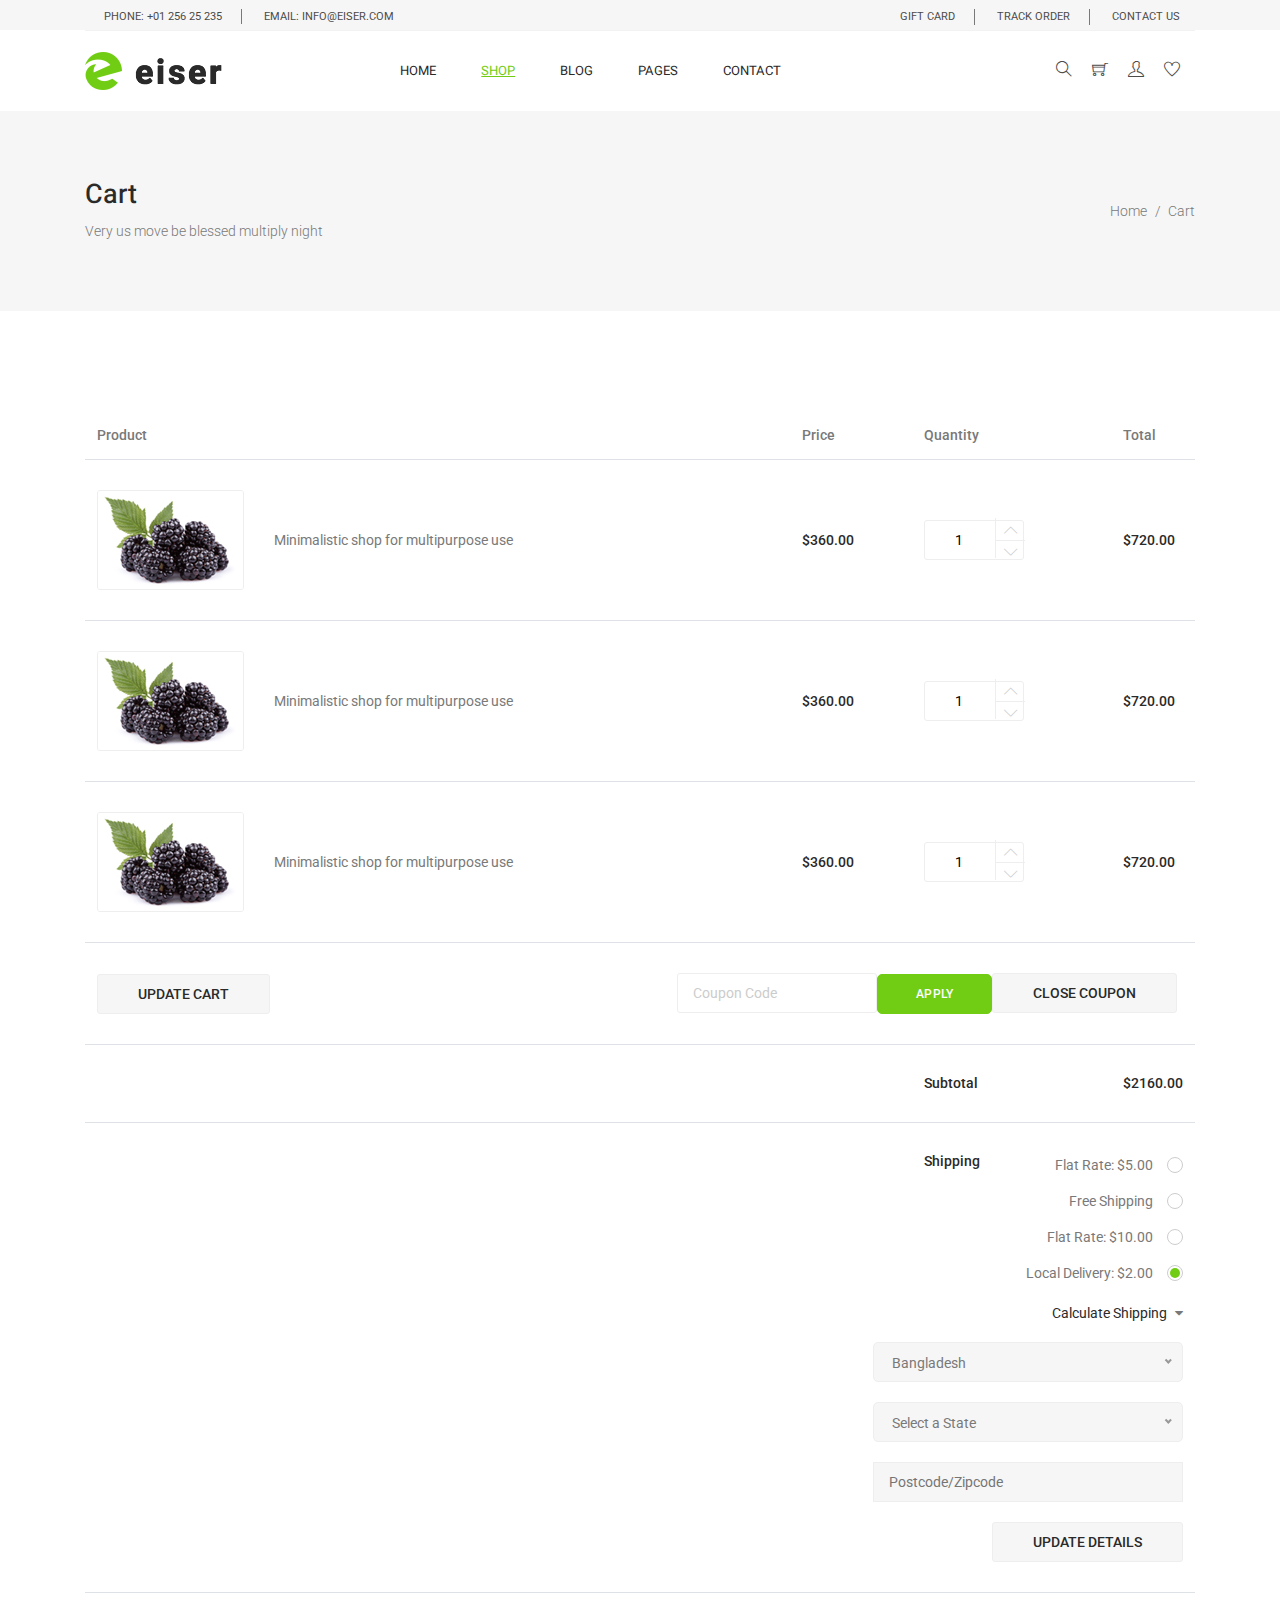
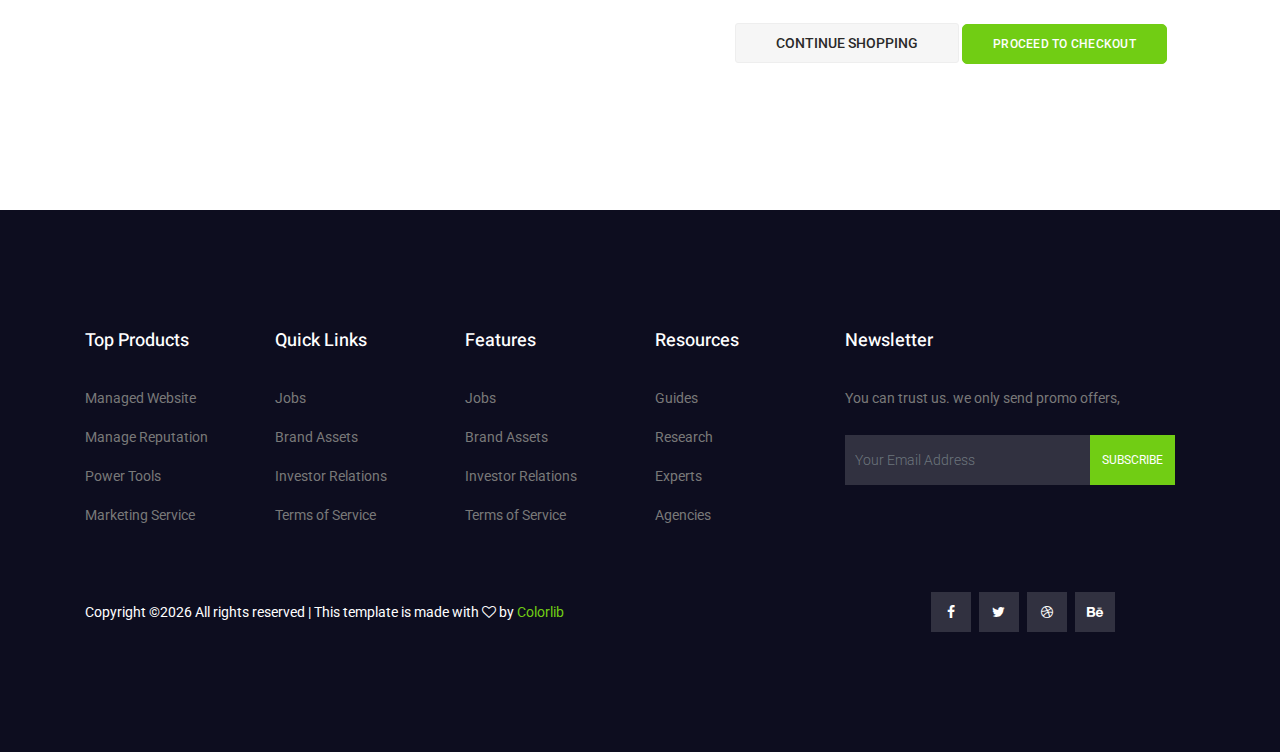
<file: eiser/cart.html>
<!DOCTYPE html>
<html lang="en">
  <head>
    <!-- Required meta tags -->
    <meta charset="utf-8" />
    <meta
      name="viewport"
      content="width=device-width, initial-scale=1, shrink-to-fit=no"
    />
    <link rel="icon" href="img/favicon.png" type="image/png" />
    <title>Eiser ecommerce</title>
    <!-- Bootstrap CSS -->
    <link rel="stylesheet" href="css/bootstrap.css" />
    <link rel="stylesheet" href="vendors/linericon/style.css" />
    <link rel="stylesheet" href="css/font-awesome.min.css" />
    <link rel="stylesheet" href="css/themify-icons.css" />
    <link rel="stylesheet" href="vendors/owl-carousel/owl.carousel.min.css" />
    <link rel="stylesheet" href="vendors/lightbox/simpleLightbox.css" />
    <link rel="stylesheet" href="vendors/nice-select/css/nice-select.css" />
    <link rel="stylesheet" href="vendors/animate-css/animate.css" />
    <link rel="stylesheet" href="vendors/jquery-ui/jquery-ui.css" />
    <!-- main css -->
    <link rel="stylesheet" href="css/style.css" />
    <link rel="stylesheet" href="css/responsive.css" />
  </head>

  <body>
    <!--================Header Menu Area =================-->
    <header class="header_area">
      <div class="top_menu">
        <div class="container">
          <div class="row">
            <div class="col-lg-7">
              <div class="float-left">
                <p>Phone: +01 256 25 235</p>
                <p>email: info@eiser.com</p>
              </div>
            </div>
            <div class="col-lg-5">
              <div class="float-right">
                <ul class="right_side">
                  <li>
                    <a href="cart.html">
                      gift card
                    </a>
                  </li>
                  <li>
                    <a href="tracking.html">
                      track order
                    </a>
                  </li>
                  <li>
                    <a href="contact.html">
                      Contact Us
                    </a>
                  </li>
                </ul>
              </div>
            </div>
          </div>
        </div>
      </div>
      <div class="main_menu">
        <div class="container">
          <nav class="navbar navbar-expand-lg navbar-light w-100">
            <!-- Brand and toggle get grouped for better mobile display -->
            <a class="navbar-brand logo_h" href="index.html">
              <img src="img/logo.png" alt="" />
            </a>
            <button
              class="navbar-toggler"
              type="button"
              data-toggle="collapse"
              data-target="#navbarSupportedContent"
              aria-controls="navbarSupportedContent"
              aria-expanded="false"
              aria-label="Toggle navigation"
            >
              <span class="icon-bar"></span>
              <span class="icon-bar"></span>
              <span class="icon-bar"></span>
            </button>
            <!-- Collect the nav links, forms, and other content for toggling -->
            <div
              class="collapse navbar-collapse offset w-100"
              id="navbarSupportedContent"
            >
              <div class="row w-100 mr-0">
                <div class="col-lg-7 pr-0">
                  <ul class="nav navbar-nav center_nav pull-right">
                    <li class="nav-item">
                      <a class="nav-link" href="index.html">Home</a>
                    </li>
                    <li class="nav-item active submenu dropdown">
                      <a
                        href="#"
                        class="nav-link dropdown-toggle"
                        data-toggle="dropdown"
                        role="button"
                        aria-haspopup="true"
                        aria-expanded="false"
                        >Shop</a
                      >
                      <ul class="dropdown-menu">
                        <li class="nav-item">
                          <a class="nav-link" href="category.html"
                            >Shop Category</a
                          >
                        </li>
                        <li class="nav-item">
                          <a class="nav-link" href="single-product.html"
                            >Product Details</a
                          >
                        </li>
                        <li class="nav-item">
                          <a class="nav-link" href="checkout.html"
                            >Product Checkout</a
                          >
                        </li>
                        <li class="nav-item">
                          <a class="nav-link" href="cart.html">Shopping Cart</a>
                        </li>
                      </ul>
                    </li>
                    <li class="nav-item submenu dropdown">
                      <a
                        href="#"
                        class="nav-link dropdown-toggle"
                        data-toggle="dropdown"
                        role="button"
                        aria-haspopup="true"
                        aria-expanded="false"
                        >Blog</a
                      >
                      <ul class="dropdown-menu">
                        <li class="nav-item">
                          <a class="nav-link" href="blog.html">Blog</a>
                        </li>
                        <li class="nav-item">
                          <a class="nav-link" href="single-blog.html"
                            >Blog Details</a
                          >
                        </li>
                      </ul>
                    </li>
                    <li class="nav-item submenu dropdown">
                      <a
                        href="#"
                        class="nav-link dropdown-toggle"
                        data-toggle="dropdown"
                        role="button"
                        aria-haspopup="true"
                        aria-expanded="false"
                        >Pages</a
                      >
                      <ul class="dropdown-menu">
                        <li class="nav-item">
                          <a class="nav-link" href="tracking.html">Tracking</a>
                        </li>
                        <li class="nav-item">
                          <a class="nav-link" href="elements.html">Elements</a>
                        </li>
                      </ul>
                    </li>
                    <li class="nav-item">
                      <a class="nav-link" href="contact.html">Contact</a>
                    </li>
                  </ul>
                </div>

                <div class="col-lg-5 pr-0">
                  <ul class="nav navbar-nav navbar-right right_nav pull-right">
                    <li class="nav-item">
                      <a href="#" class="icons">
                        <i class="ti-search" aria-hidden="true"></i>
                      </a>
                    </li>

                    <li class="nav-item">
                      <a href="#" class="icons">
                        <i class="ti-shopping-cart"></i>
                      </a>
                    </li>

                    <li class="nav-item">
                      <a href="#" class="icons">
                        <i class="ti-user" aria-hidden="true"></i>
                      </a>
                    </li>

                    <li class="nav-item">
                      <a href="#" class="icons">
                        <i class="ti-heart" aria-hidden="true"></i>
                      </a>
                    </li>
                  </ul>
                </div>
              </div>
            </div>
          </nav>
        </div>
      </div>
    </header>
    <!--================Header Menu Area =================-->

    <!--================Home Banner Area =================-->
    <section class="banner_area">
      <div class="banner_inner d-flex align-items-center">
        <div class="container">
          <div
            class="banner_content d-md-flex justify-content-between align-items-center"
          >
            <div class="mb-3 mb-md-0">
              <h2>Cart</h2>
              <p>Very us move be blessed multiply night</p>
            </div>
            <div class="page_link">
              <a href="index.html">Home</a>
              <a href="cart.html">Cart</a>
            </div>
          </div>
        </div>
      </div>
    </section>
    <!--================End Home Banner Area =================-->

    <!--================Cart Area =================-->
    <section class="cart_area">
      <div class="container">
        <div class="cart_inner">
          <div class="table-responsive">
            <table class="table">
              <thead>
                <tr>
                  <th scope="col">Product</th>
                  <th scope="col">Price</th>
                  <th scope="col">Quantity</th>
                  <th scope="col">Total</th>
                </tr>
              </thead>
              <tbody>
                <tr>
                  <td>
                    <div class="media">
                      <div class="d-flex">
                        <img
                          src="img/product/single-product/cart-1.jpg"
                          alt=""
                        />
                      </div>
                      <div class="media-body">
                        <p>Minimalistic shop for multipurpose use</p>
                      </div>
                    </div>
                  </td>
                  <td>
                    <h5>$360.00</h5>
                  </td>
                  <td>
                    <div class="product_count">
                      <input
                        type="text"
                        name="qty"
                        id="sst"
                        maxlength="12"
                        value="1"
                        title="Quantity:"
                        class="input-text qty"
                      />
                      <button
                        onclick="var result = document.getElementById('sst'); var sst = result.value; if( !isNaN( sst )) result.value++;return false;"
                        class="increase items-count"
                        type="button"
                      >
                        <i class="lnr lnr-chevron-up"></i>
                      </button>
                      <button
                        onclick="var result = document.getElementById('sst'); var sst = result.value; if( !isNaN( sst ) &amp;&amp; sst > 0 ) result.value--;return false;"
                        class="reduced items-count"
                        type="button"
                      >
                        <i class="lnr lnr-chevron-down"></i>
                      </button>
                    </div>
                  </td>
                  <td>
                    <h5>$720.00</h5>
                  </td>
                </tr>
                <tr>
                  <td>
                    <div class="media">
                      <div class="d-flex">
                        <img
                          src="img/product/single-product/cart-1.jpg"
                          alt=""
                        />
                      </div>
                      <div class="media-body">
                        <p>Minimalistic shop for multipurpose use</p>
                      </div>
                    </div>
                  </td>
                  <td>
                    <h5>$360.00</h5>
                  </td>
                  <td>
                    <div class="product_count">
                      <input
                        type="text"
                        name="qty"
                        id="sst"
                        maxlength="12"
                        value="1"
                        title="Quantity:"
                        class="input-text qty"
                      />
                      <button
                        onclick="var result = document.getElementById('sst'); var sst = result.value; if( !isNaN( sst )) result.value++;return false;"
                        class="increase items-count"
                        type="button"
                      >
                        <i class="lnr lnr-chevron-up"></i>
                      </button>
                      <button
                        onclick="var result = document.getElementById('sst'); var sst = result.value; if( !isNaN( sst ) &amp;&amp; sst > 0 ) result.value--;return false;"
                        class="reduced items-count"
                        type="button"
                      >
                        <i class="lnr lnr-chevron-down"></i>
                      </button>
                    </div>
                  </td>
                  <td>
                    <h5>$720.00</h5>
                  </td>
                </tr>
                <tr>
                  <td>
                    <div class="media">
                      <div class="d-flex">
                        <img
                          src="img/product/single-product/cart-1.jpg"
                          alt=""
                        />
                      </div>
                      <div class="media-body">
                        <p>Minimalistic shop for multipurpose use</p>
                      </div>
                    </div>
                  </td>
                  <td>
                    <h5>$360.00</h5>
                  </td>
                  <td>
                    <div class="product_count">
                      <input
                        type="text"
                        name="qty"
                        id="sst"
                        maxlength="12"
                        value="1"
                        title="Quantity:"
                        class="input-text qty"
                      />
                      <button
                        onclick="var result = document.getElementById('sst'); var sst = result.value; if( !isNaN( sst )) result.value++;return false;"
                        class="increase items-count"
                        type="button"
                      >
                        <i class="lnr lnr-chevron-up"></i>
                      </button>
                      <button
                        onclick="var result = document.getElementById('sst'); var sst = result.value; if( !isNaN( sst ) &amp;&amp; sst > 0 ) result.value--;return false;"
                        class="reduced items-count"
                        type="button"
                      >
                        <i class="lnr lnr-chevron-down"></i>
                      </button>
                    </div>
                  </td>
                  <td>
                    <h5>$720.00</h5>
                  </td>
                </tr>
                <tr class="bottom_button">
                  <td>
                    <a class="gray_btn" href="#">Update Cart</a>
                  </td>
                  <td></td>
                  <td></td>
                  <td>
                    <div class="cupon_text">
                      <input type="text" placeholder="Coupon Code" />
                      <a class="main_btn" href="#">Apply</a>
                      <a class="gray_btn" href="#">Close Coupon</a>
                    </div>
                  </td>
                </tr>
                <tr>
                  <td></td>
                  <td></td>
                  <td>
                    <h5>Subtotal</h5>
                  </td>
                  <td>
                    <h5>$2160.00</h5>
                  </td>
                </tr>
                <tr class="shipping_area">
                  <td></td>
                  <td></td>
                  <td>
                    <h5>Shipping</h5>
                  </td>
                  <td>
                    <div class="shipping_box">
                      <ul class="list">
                        <li>
                          <a href="#">Flat Rate: $5.00</a>
                        </li>
                        <li>
                          <a href="#">Free Shipping</a>
                        </li>
                        <li>
                          <a href="#">Flat Rate: $10.00</a>
                        </li>
                        <li class="active">
                          <a href="#">Local Delivery: $2.00</a>
                        </li>
                      </ul>
                      <h6>
                        Calculate Shipping
                        <i class="fa fa-caret-down" aria-hidden="true"></i>
                      </h6>
                      <select class="shipping_select">
                        <option value="1">Bangladesh</option>
                        <option value="2">India</option>
                        <option value="4">Pakistan</option>
                      </select>
                      <select class="shipping_select">
                        <option value="1">Select a State</option>
                        <option value="2">Select a State</option>
                        <option value="4">Select a State</option>
                      </select>
                      <input type="text" placeholder="Postcode/Zipcode" />
                      <a class="gray_btn" href="#">Update Details</a>
                    </div>
                  </td>
                </tr>
                <tr class="out_button_area">
                  <td></td>
                  <td></td>
                  <td></td>
                  <td>
                    <div class="checkout_btn_inner">
                      <a class="gray_btn" href="#">Continue Shopping</a>
                      <a class="main_btn" href="#">Proceed to checkout</a>
                    </div>
                  </td>
                </tr>
              </tbody>
            </table>
          </div>
        </div>
      </div>
    </section>
    <!--================End Cart Area =================-->

    <!--================ start footer Area  =================-->
    <footer class="footer-area section_gap">
      <div class="container">
        <div class="row">
          <div class="col-lg-2 col-md-6 single-footer-widget">
            <h4>Top Products</h4>
            <ul>
              <li><a href="#">Managed Website</a></li>
              <li><a href="#">Manage Reputation</a></li>
              <li><a href="#">Power Tools</a></li>
              <li><a href="#">Marketing Service</a></li>
            </ul>
          </div>
          <div class="col-lg-2 col-md-6 single-footer-widget">
            <h4>Quick Links</h4>
            <ul>
              <li><a href="#">Jobs</a></li>
              <li><a href="#">Brand Assets</a></li>
              <li><a href="#">Investor Relations</a></li>
              <li><a href="#">Terms of Service</a></li>
            </ul>
          </div>
          <div class="col-lg-2 col-md-6 single-footer-widget">
            <h4>Features</h4>
            <ul>
              <li><a href="#">Jobs</a></li>
              <li><a href="#">Brand Assets</a></li>
              <li><a href="#">Investor Relations</a></li>
              <li><a href="#">Terms of Service</a></li>
            </ul>
          </div>
          <div class="col-lg-2 col-md-6 single-footer-widget">
            <h4>Resources</h4>
            <ul>
              <li><a href="#">Guides</a></li>
              <li><a href="#">Research</a></li>
              <li><a href="#">Experts</a></li>
              <li><a href="#">Agencies</a></li>
            </ul>
          </div>
          <div class="col-lg-4 col-md-6 single-footer-widget">
            <h4>Newsletter</h4>
            <p>You can trust us. we only send promo offers,</p>
            <div class="form-wrap" id="mc_embed_signup">
              <form target="_blank" action="https://spondonit.us12.list-manage.com/subscribe/post?u=1462626880ade1ac87bd9c93a&amp;id=92a4423d01"
                method="get" class="form-inline">
                <input class="form-control" name="EMAIL" placeholder="Your Email Address" onfocus="this.placeholder = ''"
                  onblur="this.placeholder = 'Your Email Address '" required="" type="email">
                <button class="click-btn btn btn-default">Subscribe</button>
                <div style="position: absolute; left: -5000px;">
                  <input name="b_36c4fd991d266f23781ded980_aefe40901a" tabindex="-1" value="" type="text">
                </div>
  
                <div class="info"></div>
              </form>
            </div>
          </div>
        </div>
        <div class="footer-bottom row align-items-center">
          <p class="footer-text m-0 col-lg-8 col-md-12"><!-- Link back to Colorlib can't be removed. Template is licensed under CC BY 3.0. -->
Copyright &copy;<script>document.write(new Date().getFullYear());</script> All rights reserved | This template is made with <i class="fa fa-heart-o" aria-hidden="true"></i> by <a href="https://colorlib.com" target="_blank">Colorlib</a>
<!-- Link back to Colorlib can't be removed. Template is licensed under CC BY 3.0. --></p>
          <div class="col-lg-4 col-md-12 footer-social">
            <a href="#"><i class="fa fa-facebook"></i></a>
            <a href="#"><i class="fa fa-twitter"></i></a>
            <a href="#"><i class="fa fa-dribbble"></i></a>
            <a href="#"><i class="fa fa-behance"></i></a>
          </div>
        </div>
      </div>
    </footer>
    <!--================ End footer Area  =================-->

    <!-- Optional JavaScript -->
    <!-- jQuery first, then Popper.js, then Bootstrap JS -->
    <script src="js/jquery-3.2.1.min.js"></script>
    <script src="js/popper.js"></script>
    <script src="js/bootstrap.min.js"></script>
    <script src="js/stellar.js"></script>
    <script src="vendors/lightbox/simpleLightbox.min.js"></script>
    <script src="vendors/nice-select/js/jquery.nice-select.min.js"></script>
    <script src="vendors/isotope/imagesloaded.pkgd.min.js"></script>
    <script src="vendors/isotope/isotope-min.js"></script>
    <script src="vendors/owl-carousel/owl.carousel.min.js"></script>
    <script src="js/jquery.ajaxchimp.min.js"></script>
    <script src="js/mail-script.js"></script>
    <script src="vendors/jquery-ui/jquery-ui.js"></script>
    <script src="vendors/counter-up/jquery.waypoints.min.js"></script>
    <script src="vendors/counter-up/jquery.counterup.js"></script>
    <script src="js/theme.js"></script>
  </body>
</html>
</file>
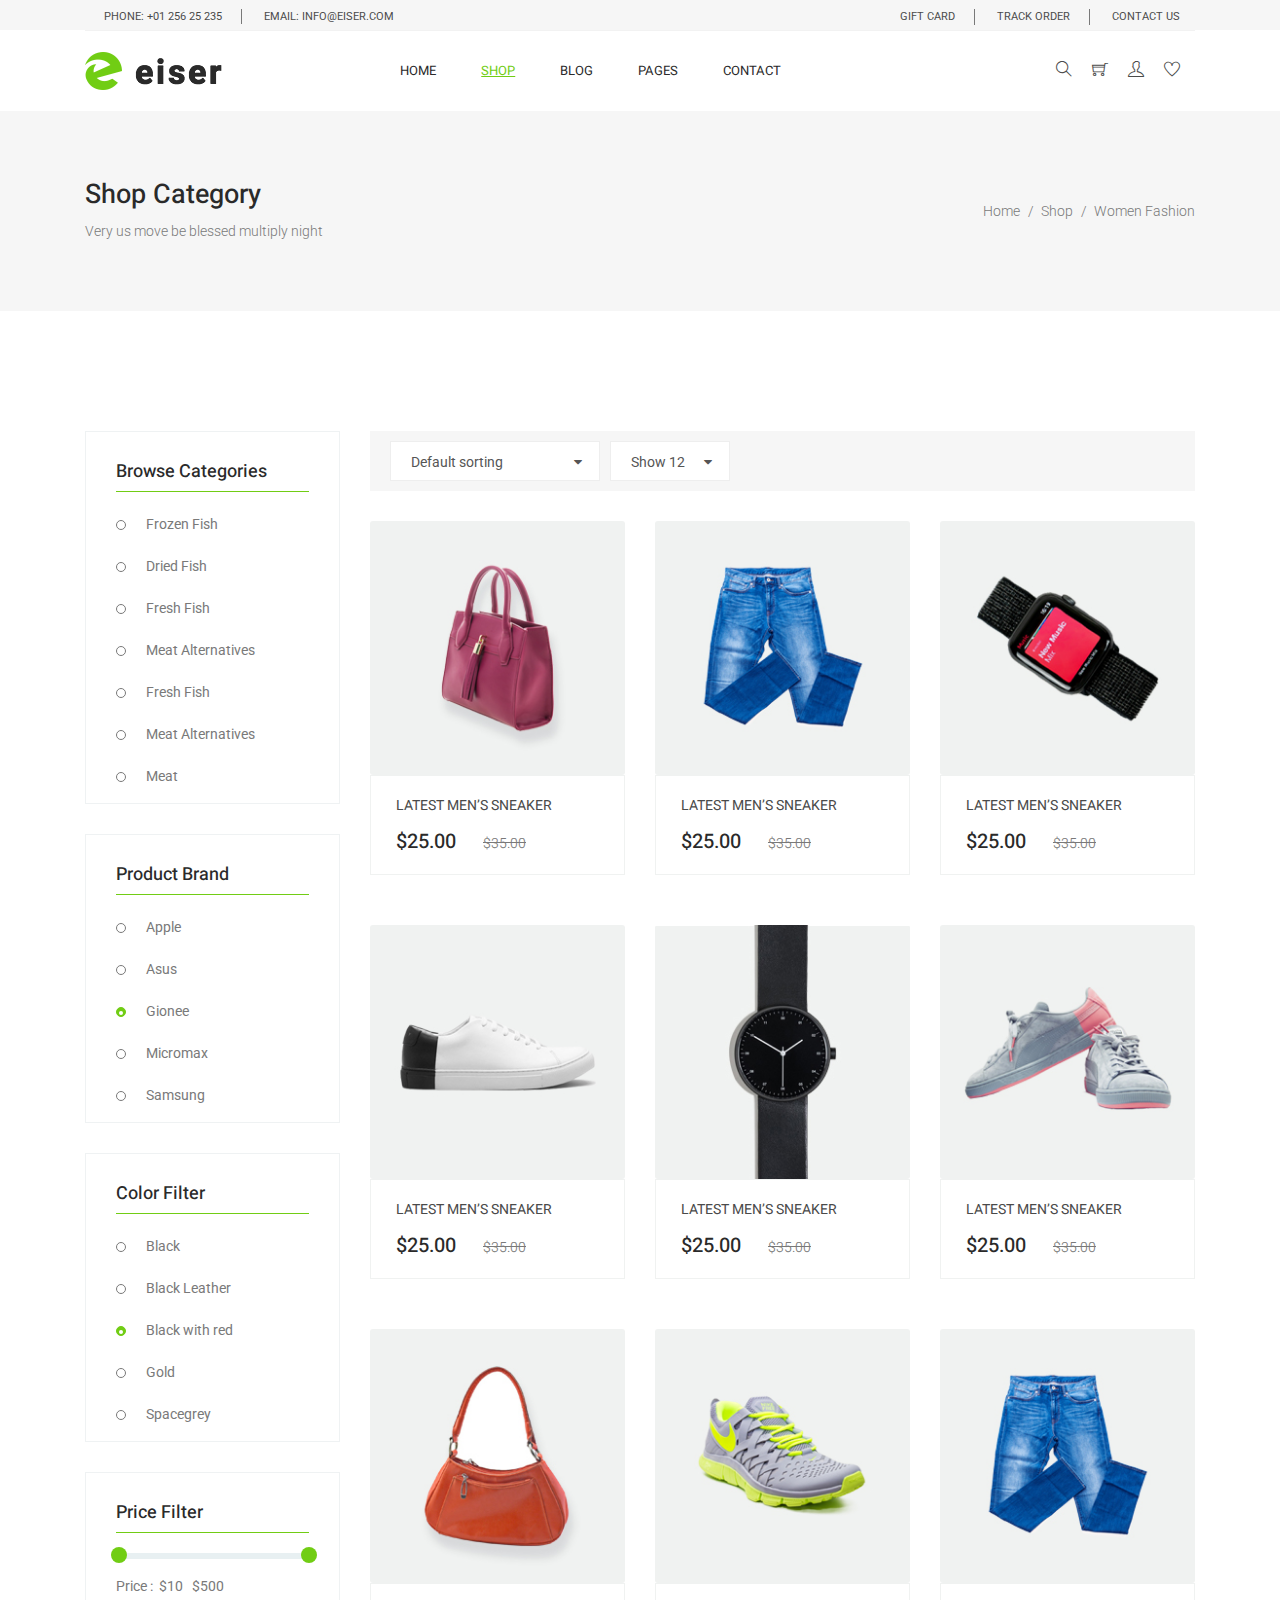
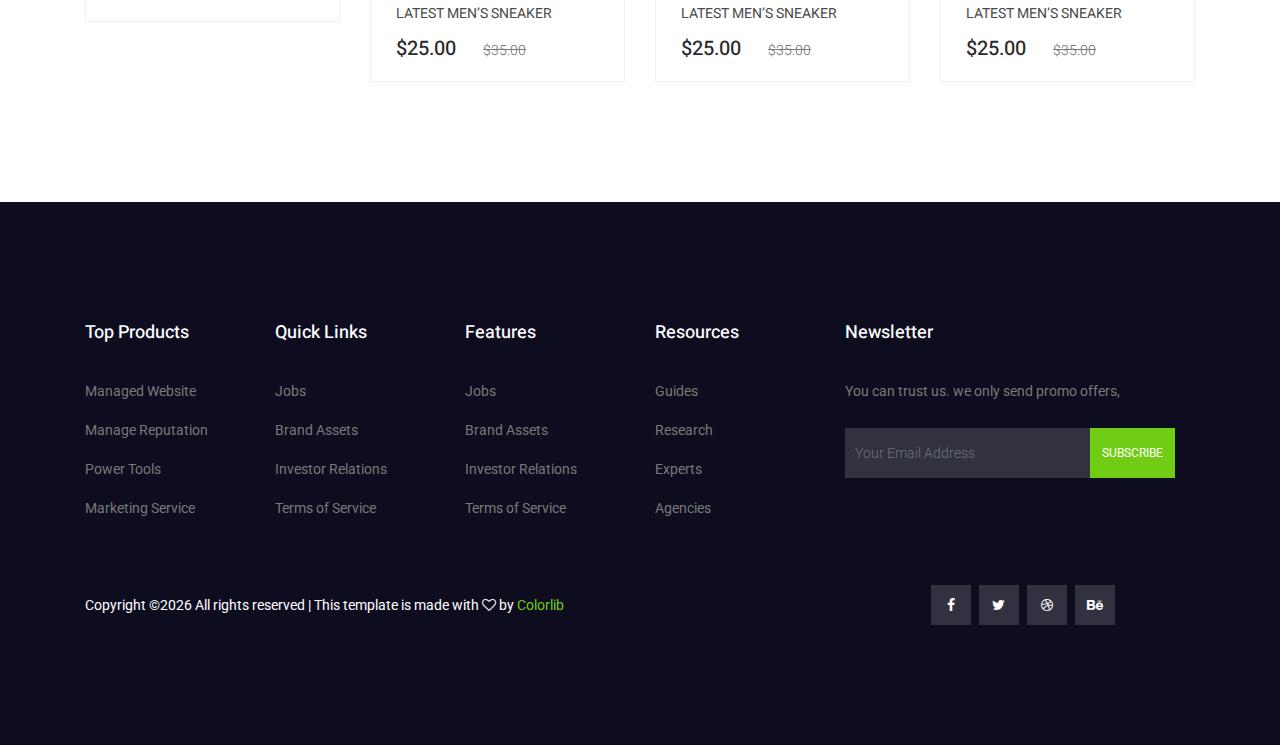
<file: eiser/category.html>
<!DOCTYPE html>
<html lang="en">
  <head>
    <!-- Required meta tags -->
    <meta charset="utf-8" />
    <meta
      name="viewport"
      content="width=device-width, initial-scale=1, shrink-to-fit=no"
    />
    <link rel="icon" href="img/favicon.png" type="image/png" />
    <title>Eiser ecommerce</title>
    <!-- Bootstrap CSS -->
    <link rel="stylesheet" href="css/bootstrap.css" />
    <link rel="stylesheet" href="vendors/linericon/style.css" />
    <link rel="stylesheet" href="css/font-awesome.min.css" />
    <link rel="stylesheet" href="css/themify-icons.css" />
    <link rel="stylesheet" href="vendors/owl-carousel/owl.carousel.min.css" />
    <link rel="stylesheet" href="vendors/lightbox/simpleLightbox.css" />
    <link rel="stylesheet" href="vendors/nice-select/css/nice-select.css" />
    <link rel="stylesheet" href="vendors/animate-css/animate.css" />
    <link rel="stylesheet" href="vendors/jquery-ui/jquery-ui.css" />
    <!-- main css -->
    <link rel="stylesheet" href="css/style.css" />
    <link rel="stylesheet" href="css/responsive.css" />
  </head>

  <body>
    <!--================Header Menu Area =================-->
    <header class="header_area">
      <div class="top_menu">
        <div class="container">
          <div class="row">
            <div class="col-lg-7">
              <div class="float-left">
                <p>Phone: +01 256 25 235</p>
                <p>email: info@eiser.com</p>
              </div>
            </div>
            <div class="col-lg-5">
              <div class="float-right">
                <ul class="right_side">
                  <li>
                    <a href="cart.html">
                      gift card
                    </a>
                  </li>
                  <li>
                    <a href="tracking.html">
                      track order
                    </a>
                  </li>
                  <li>
                    <a href="contact.html">
                      Contact Us
                    </a>
                  </li>
                </ul>
              </div>
            </div>
          </div>
        </div>
      </div>
      <div class="main_menu">
        <div class="container">
          <nav class="navbar navbar-expand-lg navbar-light w-100">
            <!-- Brand and toggle get grouped for better mobile display -->
            <a class="navbar-brand logo_h" href="index.html">
              <img src="img/logo.png" alt="" />
            </a>
            <button
              class="navbar-toggler"
              type="button"
              data-toggle="collapse"
              data-target="#navbarSupportedContent"
              aria-controls="navbarSupportedContent"
              aria-expanded="false"
              aria-label="Toggle navigation"
            >
              <span class="icon-bar"></span>
              <span class="icon-bar"></span>
              <span class="icon-bar"></span>
            </button>
            <!-- Collect the nav links, forms, and other content for toggling -->
            <div
              class="collapse navbar-collapse offset w-100"
              id="navbarSupportedContent"
            >
              <div class="row w-100 mr-0">
                <div class="col-lg-7 pr-0">
                  <ul class="nav navbar-nav center_nav pull-right">
                    <li class="nav-item">
                      <a class="nav-link" href="index.html">Home</a>
                    </li>
                    <li class="nav-item active submenu dropdown">
                      <a
                        href="#"
                        class="nav-link dropdown-toggle"
                        data-toggle="dropdown"
                        role="button"
                        aria-haspopup="true"
                        aria-expanded="false"
                        >Shop</a
                      >
                      <ul class="dropdown-menu">
                        <li class="nav-item">
                          <a class="nav-link" href="category.html"
                            >Shop Category</a
                          >
                        </li>
                        <li class="nav-item">
                          <a class="nav-link" href="single-product.html"
                            >Product Details</a
                          >
                        </li>
                        <li class="nav-item">
                          <a class="nav-link" href="checkout.html"
                            >Product Checkout</a
                          >
                        </li>
                        <li class="nav-item">
                          <a class="nav-link" href="cart.html">Shopping Cart</a>
                        </li>
                      </ul>
                    </li>
                    <li class="nav-item submenu dropdown">
                      <a
                        href="#"
                        class="nav-link dropdown-toggle"
                        data-toggle="dropdown"
                        role="button"
                        aria-haspopup="true"
                        aria-expanded="false"
                        >Blog</a
                      >
                      <ul class="dropdown-menu">
                        <li class="nav-item">
                          <a class="nav-link" href="blog.html">Blog</a>
                        </li>
                        <li class="nav-item">
                          <a class="nav-link" href="single-blog.html"
                            >Blog Details</a
                          >
                        </li>
                      </ul>
                    </li>
                    <li class="nav-item submenu dropdown">
                      <a
                        href="#"
                        class="nav-link dropdown-toggle"
                        data-toggle="dropdown"
                        role="button"
                        aria-haspopup="true"
                        aria-expanded="false"
                        >Pages</a
                      >
                      <ul class="dropdown-menu">
                        <li class="nav-item">
                          <a class="nav-link" href="tracking.html">Tracking</a>
                        </li>
                        <li class="nav-item">
                          <a class="nav-link" href="elements.html">Elements</a>
                        </li>
                      </ul>
                    </li>
                    <li class="nav-item">
                      <a class="nav-link" href="contact.html">Contact</a>
                    </li>
                  </ul>
                </div>

                <div class="col-lg-5 pr-0">
                  <ul class="nav navbar-nav navbar-right right_nav pull-right">
                    <li class="nav-item">
                      <a href="#" class="icons">
                        <i class="ti-search" aria-hidden="true"></i>
                      </a>
                    </li>

                    <li class="nav-item">
                      <a href="#" class="icons">
                        <i class="ti-shopping-cart"></i>
                      </a>
                    </li>

                    <li class="nav-item">
                      <a href="#" class="icons">
                        <i class="ti-user" aria-hidden="true"></i>
                      </a>
                    </li>

                    <li class="nav-item">
                      <a href="#" class="icons">
                        <i class="ti-heart" aria-hidden="true"></i>
                      </a>
                    </li>
                  </ul>
                </div>
              </div>
            </div>
          </nav>
        </div>
      </div>
    </header>
    <!--================Header Menu Area =================-->

    <!--================Home Banner Area =================-->
    <section class="banner_area">
      <div class="banner_inner d-flex align-items-center">
        <div class="container">
          <div class="banner_content d-md-flex justify-content-between align-items-center">
            <div class="mb-3 mb-md-0">
              <h2>Shop Category</h2>
              <p>Very us move be blessed multiply night</p>
            </div>
            <div class="page_link">
              <a href="index.html">Home</a>
              <a href="category.html">Shop</a>
              <a href="category.html">Women Fashion</a>
            </div>
          </div>
        </div>
      </div>
    </section>
    <!--================End Home Banner Area =================-->

    <!--================Category Product Area =================-->
    <section class="cat_product_area section_gap">
      <div class="container">
        <div class="row flex-row-reverse">
          <div class="col-lg-9">
            <div class="product_top_bar">
              <div class="left_dorp">
                <select class="sorting">
                  <option value="1">Default sorting</option>
                  <option value="2">Default sorting 01</option>
                  <option value="4">Default sorting 02</option>
                </select>
                <select class="show">
                  <option value="1">Show 12</option>
                  <option value="2">Show 14</option>
                  <option value="4">Show 16</option>
                </select>
              </div>
            </div>
            
            <div class="latest_product_inner">
              <div class="row">
                <div class="col-lg-4 col-md-6">
                  <div class="single-product">
                    <div class="product-img">
                      <img
                        class="card-img"
                        src="img/product/inspired-product/i1.jpg"
                        alt=""
                      />
                      <div class="p_icon">
                        <a href="#">
                          <i class="ti-eye"></i>
                        </a>
                        <a href="#">
                          <i class="ti-heart"></i>
                        </a>
                        <a href="#">
                          <i class="ti-shopping-cart"></i>
                        </a>
                      </div>
                    </div>
                    <div class="product-btm">
                      <a href="#" class="d-block">
                        <h4>Latest men’s sneaker</h4>
                      </a>
                      <div class="mt-3">
                        <span class="mr-4">$25.00</span>
                        <del>$35.00</del>
                      </div>
                    </div>
                  </div>
                </div>

                <div class="col-lg-4 col-md-6">
                  <div class="single-product">
                    <div class="product-img">
                      <img
                        class="card-img"
                        src="img/product/inspired-product/i2.jpg"
                        alt=""
                      />
                      <div class="p_icon">
                        <a href="#">
                          <i class="ti-eye"></i>
                        </a>
                        <a href="#">
                          <i class="ti-heart"></i>
                        </a>
                        <a href="#">
                          <i class="ti-shopping-cart"></i>
                        </a>
                      </div>
                    </div>
                    <div class="product-btm">
                      <a href="#" class="d-block">
                        <h4>Latest men’s sneaker</h4>
                      </a>
                      <div class="mt-3">
                        <span class="mr-4">$25.00</span>
                        <del>$35.00</del>
                      </div>
                    </div>
                  </div>
                </div>

                <div class="col-lg-4 col-md-6">
                  <div class="single-product">
                    <div class="product-img">
                      <img
                        class="card-img"
                        src="img/product/inspired-product/i3.jpg"
                        alt=""
                      />
                      <div class="p_icon">
                        <a href="#">
                          <i class="ti-eye"></i>
                        </a>
                        <a href="#">
                          <i class="ti-heart"></i>
                        </a>
                        <a href="#">
                          <i class="ti-shopping-cart"></i>
                        </a>
                      </div>
                    </div>
                    <div class="product-btm">
                      <a href="#" class="d-block">
                        <h4>Latest men’s sneaker</h4>
                      </a>
                      <div class="mt-3">
                        <span class="mr-4">$25.00</span>
                        <del>$35.00</del>
                      </div>
                    </div>
                  </div>
                </div>

                <div class="col-lg-4 col-md-6">
                  <div class="single-product">
                    <div class="product-img">
                      <img
                        class="card-img"
                        src="img/product/inspired-product/i4.jpg"
                        alt=""
                      />
                      <div class="p_icon">
                        <a href="#">
                          <i class="ti-eye"></i>
                        </a>
                        <a href="#">
                          <i class="ti-heart"></i>
                        </a>
                        <a href="#">
                          <i class="ti-shopping-cart"></i>
                        </a>
                      </div>
                    </div>
                    <div class="product-btm">
                      <a href="#" class="d-block">
                        <h4>Latest men’s sneaker</h4>
                      </a>
                      <div class="mt-3">
                        <span class="mr-4">$25.00</span>
                        <del>$35.00</del>
                      </div>
                    </div>
                  </div>
                </div>

                <div class="col-lg-4 col-md-6">
                  <div class="single-product">
                    <div class="product-img">
                      <img
                        class="card-img"
                        src="img/product/inspired-product/i5.jpg"
                        alt=""
                      />
                      <div class="p_icon">
                        <a href="#">
                          <i class="ti-eye"></i>
                        </a>
                        <a href="#">
                          <i class="ti-heart"></i>
                        </a>
                        <a href="#">
                          <i class="ti-shopping-cart"></i>
                        </a>
                      </div>
                    </div>
                    <div class="product-btm">
                      <a href="#" class="d-block">
                        <h4>Latest men’s sneaker</h4>
                      </a>
                      <div class="mt-3">
                        <span class="mr-4">$25.00</span>
                        <del>$35.00</del>
                      </div>
                    </div>
                  </div>
                </div>

                <div class="col-lg-4 col-md-6">
                  <div class="single-product">
                    <div class="product-img">
                      <img
                        class="card-img"
                        src="img/product/inspired-product/i6.jpg"
                        alt=""
                      />
                      <div class="p_icon">
                        <a href="#">
                          <i class="ti-eye"></i>
                        </a>
                        <a href="#">
                          <i class="ti-heart"></i>
                        </a>
                        <a href="#">
                          <i class="ti-shopping-cart"></i>
                        </a>
                      </div>
                    </div>
                    <div class="product-btm">
                      <a href="#" class="d-block">
                        <h4>Latest men’s sneaker</h4>
                      </a>
                      <div class="mt-3">
                        <span class="mr-4">$25.00</span>
                        <del>$35.00</del>
                      </div>
                    </div>
                  </div>
                </div>

                <div class="col-lg-4 col-md-6">
                  <div class="single-product">
                    <div class="product-img">
                      <img
                        class="card-img"
                        src="img/product/inspired-product/i7.jpg"
                        alt=""
                      />
                      <div class="p_icon">
                        <a href="#">
                          <i class="ti-eye"></i>
                        </a>
                        <a href="#">
                          <i class="ti-heart"></i>
                        </a>
                        <a href="#">
                          <i class="ti-shopping-cart"></i>
                        </a>
                      </div>
                    </div>
                    <div class="product-btm">
                      <a href="#" class="d-block">
                        <h4>Latest men’s sneaker</h4>
                      </a>
                      <div class="mt-3">
                        <span class="mr-4">$25.00</span>
                        <del>$35.00</del>
                      </div>
                    </div>
                  </div>
                </div>

                <div class="col-lg-4 col-md-6">
                  <div class="single-product">
                    <div class="product-img">
                      <img
                        class="card-img"
                        src="img/product/inspired-product/i8.jpg"
                        alt=""
                      />
                      <div class="p_icon">
                        <a href="#">
                          <i class="ti-eye"></i>
                        </a>
                        <a href="#">
                          <i class="ti-heart"></i>
                        </a>
                        <a href="#">
                          <i class="ti-shopping-cart"></i>
                        </a>
                      </div>
                    </div>
                    <div class="product-btm">
                      <a href="#" class="d-block">
                        <h4>Latest men’s sneaker</h4>
                      </a>
                      <div class="mt-3">
                        <span class="mr-4">$25.00</span>
                        <del>$35.00</del>
                      </div>
                    </div>
                  </div>
                </div>

                <div class="col-lg-4 col-md-6">
                  <div class="single-product">
                    <div class="product-img">
                      <img
                        class="card-img"
                        src="img/product/inspired-product/i2.jpg"
                        alt=""
                      />
                      <div class="p_icon">
                        <a href="#">
                          <i class="ti-eye"></i>
                        </a>
                        <a href="#">
                          <i class="ti-heart"></i>
                        </a>
                        <a href="#">
                          <i class="ti-shopping-cart"></i>
                        </a>
                      </div>
                    </div>
                    <div class="product-btm">
                      <a href="#" class="d-block">
                        <h4>Latest men’s sneaker</h4>
                      </a>
                      <div class="mt-3">
                        <span class="mr-4">$25.00</span>
                        <del>$35.00</del>
                      </div>
                    </div>
                  </div>
                </div>
              </div>
            </div>
          </div>

          <div class="col-lg-3">
            <div class="left_sidebar_area">
              <aside class="left_widgets p_filter_widgets">
                <div class="l_w_title">
                  <h3>Browse Categories</h3>
                </div>
                <div class="widgets_inner">
                  <ul class="list">
                    <li>
                      <a href="#">Frozen Fish</a>
                    </li>
                    <li>
                      <a href="#">Dried Fish</a>
                    </li>
                    <li>
                      <a href="#">Fresh Fish</a>
                    </li>
                    <li>
                      <a href="#">Meat Alternatives</a>
                    </li>
                    <li>
                      <a href="#">Fresh Fish</a>
                    </li>
                    <li>
                      <a href="#">Meat Alternatives</a>
                    </li>
                    <li>
                      <a href="#">Meat</a>
                    </li>
                  </ul>
                </div>
              </aside>

              <aside class="left_widgets p_filter_widgets">
                <div class="l_w_title">
                  <h3>Product Brand</h3>
                </div>
                <div class="widgets_inner">
                  <ul class="list">
                    <li>
                      <a href="#">Apple</a>
                    </li>
                    <li>
                      <a href="#">Asus</a>
                    </li>
                    <li class="active">
                      <a href="#">Gionee</a>
                    </li>
                    <li>
                      <a href="#">Micromax</a>
                    </li>
                    <li>
                      <a href="#">Samsung</a>
                    </li>
                  </ul>
                </div>
              </aside>

              <aside class="left_widgets p_filter_widgets">
                <div class="l_w_title">
                  <h3>Color Filter</h3>
                </div>
                <div class="widgets_inner">
                  <ul class="list">
                    <li>
                      <a href="#">Black</a>
                    </li>
                    <li>
                      <a href="#">Black Leather</a>
                    </li>
                    <li class="active">
                      <a href="#">Black with red</a>
                    </li>
                    <li>
                      <a href="#">Gold</a>
                    </li>
                    <li>
                      <a href="#">Spacegrey</a>
                    </li>
                  </ul>
                </div>
              </aside>

              <aside class="left_widgets p_filter_widgets">
                <div class="l_w_title">
                  <h3>Price Filter</h3>
                </div>
                <div class="widgets_inner">
                  <div class="range_item">
                    <div id="slider-range"></div>
                    <div class="">
                      <label for="amount">Price : </label>
                      <input type="text" id="amount" readonly />
                    </div>
                  </div>
                </div>
              </aside>
            </div>
          </div>
        </div>
      </div>
    </section>
    <!--================End Category Product Area =================-->

    <!--================ start footer Area  =================-->
    <footer class="footer-area section_gap">
      <div class="container">
        <div class="row">
          <div class="col-lg-2 col-md-6 single-footer-widget">
            <h4>Top Products</h4>
            <ul>
              <li><a href="#">Managed Website</a></li>
              <li><a href="#">Manage Reputation</a></li>
              <li><a href="#">Power Tools</a></li>
              <li><a href="#">Marketing Service</a></li>
            </ul>
          </div>
          <div class="col-lg-2 col-md-6 single-footer-widget">
            <h4>Quick Links</h4>
            <ul>
              <li><a href="#">Jobs</a></li>
              <li><a href="#">Brand Assets</a></li>
              <li><a href="#">Investor Relations</a></li>
              <li><a href="#">Terms of Service</a></li>
            </ul>
          </div>
          <div class="col-lg-2 col-md-6 single-footer-widget">
            <h4>Features</h4>
            <ul>
              <li><a href="#">Jobs</a></li>
              <li><a href="#">Brand Assets</a></li>
              <li><a href="#">Investor Relations</a></li>
              <li><a href="#">Terms of Service</a></li>
            </ul>
          </div>
          <div class="col-lg-2 col-md-6 single-footer-widget">
            <h4>Resources</h4>
            <ul>
              <li><a href="#">Guides</a></li>
              <li><a href="#">Research</a></li>
              <li><a href="#">Experts</a></li>
              <li><a href="#">Agencies</a></li>
            </ul>
          </div>
          <div class="col-lg-4 col-md-6 single-footer-widget">
            <h4>Newsletter</h4>
            <p>You can trust us. we only send promo offers,</p>
            <div class="form-wrap" id="mc_embed_signup">
              <form target="_blank" action="https://spondonit.us12.list-manage.com/subscribe/post?u=1462626880ade1ac87bd9c93a&amp;id=92a4423d01"
                method="get" class="form-inline">
                <input class="form-control" name="EMAIL" placeholder="Your Email Address" onfocus="this.placeholder = ''"
                  onblur="this.placeholder = 'Your Email Address '" required="" type="email">
                <button class="click-btn btn btn-default">Subscribe</button>
                <div style="position: absolute; left: -5000px;">
                  <input name="b_36c4fd991d266f23781ded980_aefe40901a" tabindex="-1" value="" type="text">
                </div>
  
                <div class="info"></div>
              </form>
            </div>
          </div>
        </div>
        <div class="footer-bottom row align-items-center">
          <p class="footer-text m-0 col-lg-8 col-md-12"><!-- Link back to Colorlib can't be removed. Template is licensed under CC BY 3.0. -->
Copyright &copy;<script>document.write(new Date().getFullYear());</script> All rights reserved | This template is made with <i class="fa fa-heart-o" aria-hidden="true"></i> by <a href="https://colorlib.com" target="_blank">Colorlib</a>
<!-- Link back to Colorlib can't be removed. Template is licensed under CC BY 3.0. --></p>
          <div class="col-lg-4 col-md-12 footer-social">
            <a href="#"><i class="fa fa-facebook"></i></a>
            <a href="#"><i class="fa fa-twitter"></i></a>
            <a href="#"><i class="fa fa-dribbble"></i></a>
            <a href="#"><i class="fa fa-behance"></i></a>
          </div>
        </div>
      </div>
    </footer>
    <!--================ End footer Area  =================-->

    <!-- Optional JavaScript -->
    <!-- jQuery first, then Popper.js, then Bootstrap JS -->
    <script src="js/jquery-3.2.1.min.js"></script>
    <script src="js/popper.js"></script>
    <script src="js/bootstrap.min.js"></script>
    <script src="js/stellar.js"></script>
    <script src="vendors/lightbox/simpleLightbox.min.js"></script>
    <script src="vendors/nice-select/js/jquery.nice-select.min.js"></script>
    <script src="vendors/isotope/imagesloaded.pkgd.min.js"></script>
    <script src="vendors/isotope/isotope-min.js"></script>
    <script src="vendors/owl-carousel/owl.carousel.min.js"></script>
    <script src="js/jquery.ajaxchimp.min.js"></script>
    <script src="js/mail-script.js"></script>
    <script src="vendors/jquery-ui/jquery-ui.js"></script>
    <script src="vendors/counter-up/jquery.waypoints.min.js"></script>
    <script src="vendors/counter-up/jquery.counterup.js"></script>
    <script src="js/theme.js"></script>
  </body>
</html>
</file>
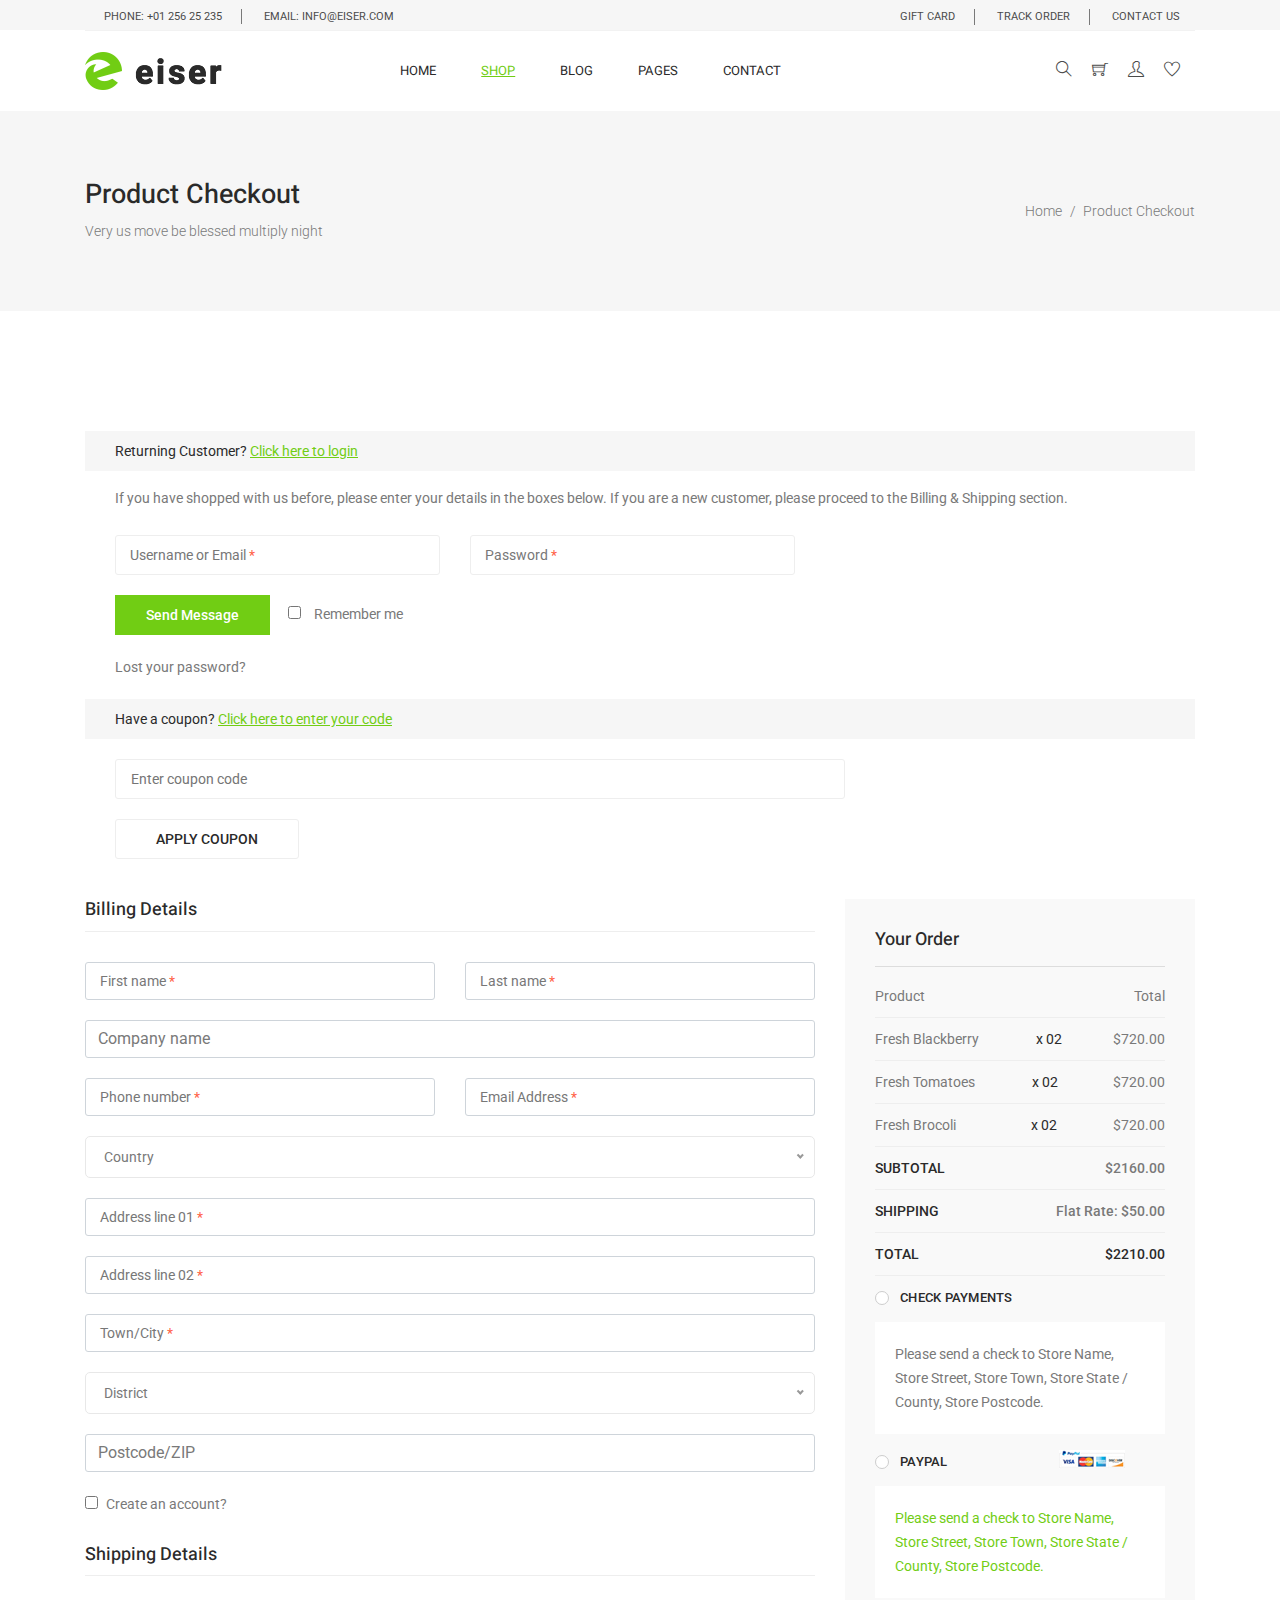
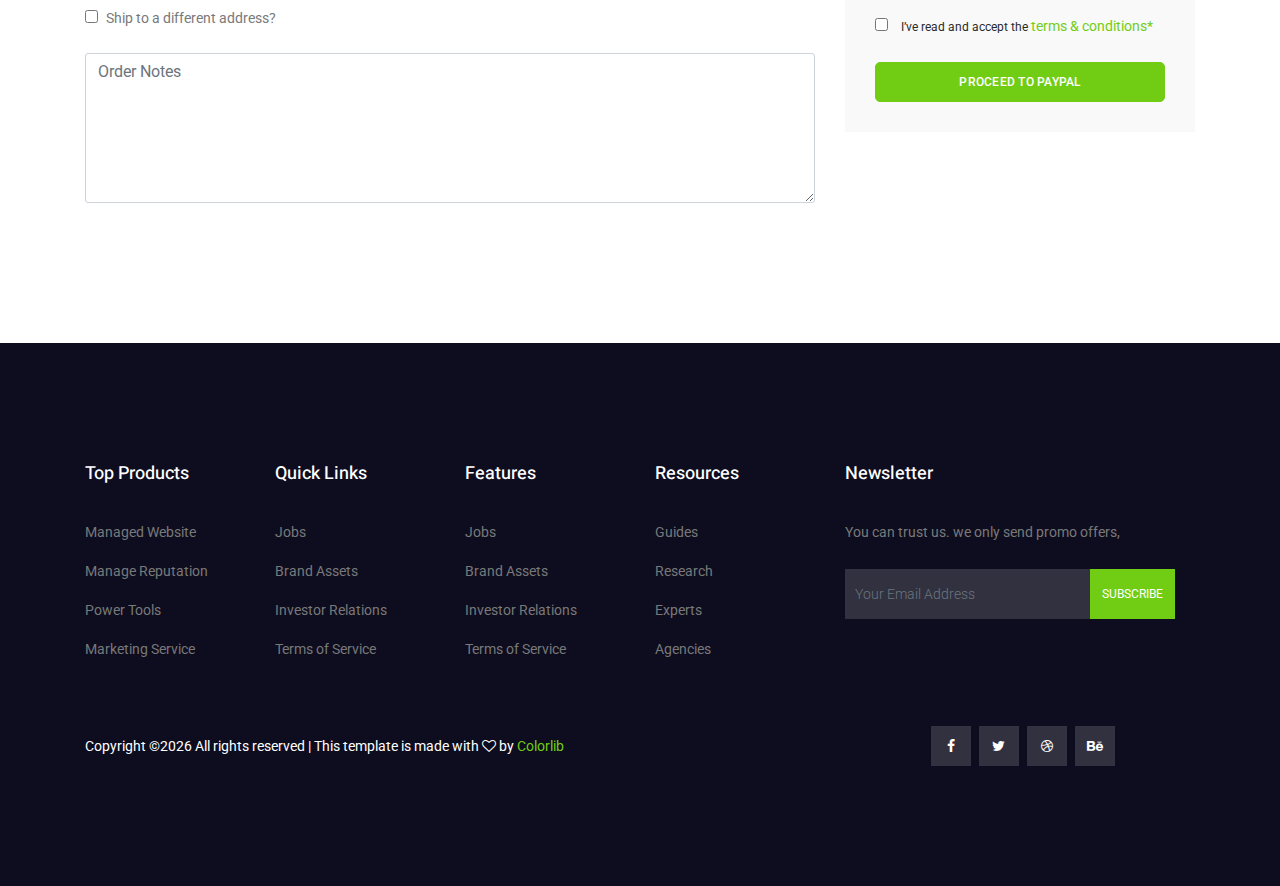
<file: eiser/checkout.html>
<!DOCTYPE html>
<html lang="en">
  <head>
    <!-- Required meta tags -->
    <meta charset="utf-8" />
    <meta
      name="viewport"
      content="width=device-width, initial-scale=1, shrink-to-fit=no"
    />
    <link rel="icon" href="img/favicon.png" type="image/png" />
    <title>Eiser ecommerce</title>
    <!-- Bootstrap CSS -->
    <link rel="stylesheet" href="css/bootstrap.css" />
    <link rel="stylesheet" href="vendors/linericon/style.css" />
    <link rel="stylesheet" href="css/font-awesome.min.css" />
    <link rel="stylesheet" href="css/themify-icons.css" />
    <link rel="stylesheet" href="vendors/owl-carousel/owl.carousel.min.css" />
    <link rel="stylesheet" href="vendors/lightbox/simpleLightbox.css" />
    <link rel="stylesheet" href="vendors/nice-select/css/nice-select.css" />
    <link rel="stylesheet" href="vendors/animate-css/animate.css" />
    <link rel="stylesheet" href="vendors/jquery-ui/jquery-ui.css" />
    <!-- main css -->
    <link rel="stylesheet" href="css/style.css" />
    <link rel="stylesheet" href="css/responsive.css" />
  </head>

  <body>
    <!--================Header Menu Area =================-->
    <header class="header_area">
      <div class="top_menu">
        <div class="container">
          <div class="row">
            <div class="col-lg-7">
              <div class="float-left">
                <p>Phone: +01 256 25 235</p>
                <p>email: info@eiser.com</p>
              </div>
            </div>
            <div class="col-lg-5">
              <div class="float-right">
                <ul class="right_side">
                  <li>
                    <a href="cart.html">
                      gift card
                    </a>
                  </li>
                  <li>
                    <a href="tracking.html">
                      track order
                    </a>
                  </li>
                  <li>
                    <a href="contact.html">
                      Contact Us
                    </a>
                  </li>
                </ul>
              </div>
            </div>
          </div>
        </div>
      </div>
      <div class="main_menu">
        <div class="container">
          <nav class="navbar navbar-expand-lg navbar-light w-100">
            <!-- Brand and toggle get grouped for better mobile display -->
            <a class="navbar-brand logo_h" href="index.html">
              <img src="img/logo.png" alt="" />
            </a>
            <button
              class="navbar-toggler"
              type="button"
              data-toggle="collapse"
              data-target="#navbarSupportedContent"
              aria-controls="navbarSupportedContent"
              aria-expanded="false"
              aria-label="Toggle navigation"
            >
              <span class="icon-bar"></span>
              <span class="icon-bar"></span>
              <span class="icon-bar"></span>
            </button>
            <!-- Collect the nav links, forms, and other content for toggling -->
            <div
              class="collapse navbar-collapse offset w-100"
              id="navbarSupportedContent"
            >
              <div class="row w-100 mr-0">
                <div class="col-lg-7 pr-0">
                  <ul class="nav navbar-nav center_nav pull-right">
                    <li class="nav-item">
                      <a class="nav-link" href="index.html">Home</a>
                    </li>
                    <li class="nav-item active submenu dropdown">
                      <a
                        href="#"
                        class="nav-link dropdown-toggle"
                        data-toggle="dropdown"
                        role="button"
                        aria-haspopup="true"
                        aria-expanded="false"
                        >Shop</a
                      >
                      <ul class="dropdown-menu">
                        <li class="nav-item">
                          <a class="nav-link" href="category.html"
                            >Shop Category</a
                          >
                        </li>
                        <li class="nav-item">
                          <a class="nav-link" href="single-product.html"
                            >Product Details</a
                          >
                        </li>
                        <li class="nav-item">
                          <a class="nav-link" href="checkout.html"
                            >Product Checkout</a
                          >
                        </li>
                        <li class="nav-item">
                          <a class="nav-link" href="cart.html">Shopping Cart</a>
                        </li>
                      </ul>
                    </li>
                    <li class="nav-item submenu dropdown">
                      <a
                        href="#"
                        class="nav-link dropdown-toggle"
                        data-toggle="dropdown"
                        role="button"
                        aria-haspopup="true"
                        aria-expanded="false"
                        >Blog</a
                      >
                      <ul class="dropdown-menu">
                        <li class="nav-item">
                          <a class="nav-link" href="blog.html">Blog</a>
                        </li>
                        <li class="nav-item">
                          <a class="nav-link" href="single-blog.html"
                            >Blog Details</a
                          >
                        </li>
                      </ul>
                    </li>
                    <li class="nav-item submenu dropdown">
                      <a
                        href="#"
                        class="nav-link dropdown-toggle"
                        data-toggle="dropdown"
                        role="button"
                        aria-haspopup="true"
                        aria-expanded="false"
                        >Pages</a
                      >
                      <ul class="dropdown-menu">
                        <li class="nav-item">
                          <a class="nav-link" href="tracking.html">Tracking</a>
                        </li>
                        <li class="nav-item">
                          <a class="nav-link" href="elements.html">Elements</a>
                        </li>
                      </ul>
                    </li>
                    <li class="nav-item">
                      <a class="nav-link" href="contact.html">Contact</a>
                    </li>
                  </ul>
                </div>

                <div class="col-lg-5 pr-0">
                  <ul class="nav navbar-nav navbar-right right_nav pull-right">
                    <li class="nav-item">
                      <a href="#" class="icons">
                        <i class="ti-search" aria-hidden="true"></i>
                      </a>
                    </li>

                    <li class="nav-item">
                      <a href="#" class="icons">
                        <i class="ti-shopping-cart"></i>
                      </a>
                    </li>

                    <li class="nav-item">
                      <a href="#" class="icons">
                        <i class="ti-user" aria-hidden="true"></i>
                      </a>
                    </li>

                    <li class="nav-item">
                      <a href="#" class="icons">
                        <i class="ti-heart" aria-hidden="true"></i>
                      </a>
                    </li>
                  </ul>
                </div>
              </div>
            </div>
          </nav>
        </div>
      </div>
    </header>
    <!--================Header Menu Area =================-->

    <!--================Home Banner Area =================-->
    <section class="banner_area">
      <div class="banner_inner d-flex align-items-center">
        <div class="container">
          <div
            class="banner_content d-md-flex justify-content-between align-items-center"
          >
            <div class="mb-3 mb-md-0">
              <h2>Product Checkout</h2>
              <p>Very us move be blessed multiply night</p>
            </div>
            <div class="page_link">
              <a href="index.html">Home</a>
              <a href="checkout.html">Product Checkout</a>
            </div>
          </div>
        </div>
      </div>
    </section>
    <!--================End Home Banner Area =================-->

    <!--================Checkout Area =================-->
    <section class="checkout_area section_gap">
      <div class="container">
        <div class="returning_customer">
          <div class="check_title">
            <h2>
              Returning Customer?
              <a href="#">Click here to login</a>
            </h2>
          </div>
          <p>
            If you have shopped with us before, please enter your details in the
            boxes below. If you are a new customer, please proceed to the
            Billing & Shipping section.
          </p>
          <form
            class="row contact_form"
            action="#"
            method="post"
            novalidate="novalidate"
          >
            <div class="col-md-6 form-group p_star">
              <input
                type="text"
                class="form-control"
                id="name"
                name="name"
                value=" "
              />
              <span
                class="placeholder"
                data-placeholder="Username or Email"
              ></span>
            </div>
            <div class="col-md-6 form-group p_star">
              <input
                type="password"
                class="form-control"
                id="password"
                name="password"
                value=""
              />
              <span class="placeholder" data-placeholder="Password"></span>
            </div>
            <div class="col-md-12 form-group">
              <button type="submit" value="submit" class="btn submit_btn">
                Send Message
              </button>
              <div class="creat_account">
                <input type="checkbox" id="f-option" name="selector" />
                <label for="f-option">Remember me</label>
              </div>
              <a class="lost_pass" href="#">Lost your password?</a>
            </div>
          </form>
        </div>
        <div class="cupon_area">
          <div class="check_title">
            <h2>
              Have a coupon?
              <a href="#">Click here to enter your code</a>
            </h2>
          </div>
          <input type="text" placeholder="Enter coupon code" />
          <a class="tp_btn" href="#">Apply Coupon</a>
        </div>
        <div class="billing_details">
          <div class="row">
            <div class="col-lg-8">
              <h3>Billing Details</h3>
              <form
                class="row contact_form"
                action="#"
                method="post"
                novalidate="novalidate"
              >
                <div class="col-md-6 form-group p_star">
                  <input
                    type="text"
                    class="form-control"
                    id="first"
                    name="name"
                  />
                  <span
                    class="placeholder"
                    data-placeholder="First name"
                  ></span>
                </div>
                <div class="col-md-6 form-group p_star">
                  <input
                    type="text"
                    class="form-control"
                    id="last"
                    name="name"
                  />
                  <span class="placeholder" data-placeholder="Last name"></span>
                </div>
                <div class="col-md-12 form-group">
                  <input
                    type="text"
                    class="form-control"
                    id="company"
                    name="company"
                    placeholder="Company name"
                  />
                </div>
                <div class="col-md-6 form-group p_star">
                  <input
                    type="text"
                    class="form-control"
                    id="number"
                    name="number"
                  />
                  <span
                    class="placeholder"
                    data-placeholder="Phone number"
                  ></span>
                </div>
                <div class="col-md-6 form-group p_star">
                  <input
                    type="text"
                    class="form-control"
                    id="email"
                    name="compemailany"
                  />
                  <span
                    class="placeholder"
                    data-placeholder="Email Address"
                  ></span>
                </div>
                <div class="col-md-12 form-group p_star">
                  <select class="country_select">
                    <option value="1">Country</option>
                    <option value="2">Country</option>
                    <option value="4">Country</option>
                  </select>
                </div>
                <div class="col-md-12 form-group p_star">
                  <input
                    type="text"
                    class="form-control"
                    id="add1"
                    name="add1"
                  />
                  <span
                    class="placeholder"
                    data-placeholder="Address line 01"
                  ></span>
                </div>
                <div class="col-md-12 form-group p_star">
                  <input
                    type="text"
                    class="form-control"
                    id="add2"
                    name="add2"
                  />
                  <span
                    class="placeholder"
                    data-placeholder="Address line 02"
                  ></span>
                </div>
                <div class="col-md-12 form-group p_star">
                  <input
                    type="text"
                    class="form-control"
                    id="city"
                    name="city"
                  />
                  <span class="placeholder" data-placeholder="Town/City"></span>
                </div>
                <div class="col-md-12 form-group p_star">
                  <select class="country_select">
                    <option value="1">District</option>
                    <option value="2">District</option>
                    <option value="4">District</option>
                  </select>
                </div>
                <div class="col-md-12 form-group">
                  <input
                    type="text"
                    class="form-control"
                    id="zip"
                    name="zip"
                    placeholder="Postcode/ZIP"
                  />
                </div>
                <div class="col-md-12 form-group">
                  <div class="creat_account">
                    <input type="checkbox" id="f-option2" name="selector" />
                    <label for="f-option2">Create an account?</label>
                  </div>
                </div>
                <div class="col-md-12 form-group">
                  <div class="creat_account">
                    <h3>Shipping Details</h3>
                    <input type="checkbox" id="f-option3" name="selector" />
                    <label for="f-option3">Ship to a different address?</label>
                  </div>
                  <textarea
                    class="form-control"
                    name="message"
                    id="message"
                    rows="1"
                    placeholder="Order Notes"
                  ></textarea>
                </div>
              </form>
            </div>
            <div class="col-lg-4">
              <div class="order_box">
                <h2>Your Order</h2>
                <ul class="list">
                  <li>
                    <a href="#"
                      >Product
                      <span>Total</span>
                    </a>
                  </li>
                  <li>
                    <a href="#"
                      >Fresh Blackberry
                      <span class="middle">x 02</span>
                      <span class="last">$720.00</span>
                    </a>
                  </li>
                  <li>
                    <a href="#"
                      >Fresh Tomatoes
                      <span class="middle">x 02</span>
                      <span class="last">$720.00</span>
                    </a>
                  </li>
                  <li>
                    <a href="#"
                      >Fresh Brocoli
                      <span class="middle">x 02</span>
                      <span class="last">$720.00</span>
                    </a>
                  </li>
                </ul>
                <ul class="list list_2">
                  <li>
                    <a href="#"
                      >Subtotal
                      <span>$2160.00</span>
                    </a>
                  </li>
                  <li>
                    <a href="#"
                      >Shipping
                      <span>Flat rate: $50.00</span>
                    </a>
                  </li>
                  <li>
                    <a href="#"
                      >Total
                      <span>$2210.00</span>
                    </a>
                  </li>
                </ul>
                <div class="payment_item">
                  <div class="radion_btn">
                    <input type="radio" id="f-option5" name="selector" />
                    <label for="f-option5">Check payments</label>
                    <div class="check"></div>
                  </div>
                  <p>
                    Please send a check to Store Name, Store Street, Store Town,
                    Store State / County, Store Postcode.
                  </p>
                </div>
                <div class="payment_item active">
                  <div class="radion_btn">
                    <input type="radio" id="f-option6" name="selector" />
                    <label for="f-option6">Paypal </label>
                    <img src="img/product/single-product/card.jpg" alt="" />
                    <div class="check"></div>
                  </div>
                  <p>
                    Please send a check to Store Name, Store Street, Store Town,
                    Store State / County, Store Postcode.
                  </p>
                </div>
                <div class="creat_account">
                  <input type="checkbox" id="f-option4" name="selector" />
                  <label for="f-option4">I’ve read and accept the </label>
                  <a href="#">terms & conditions*</a>
                </div>
                <a class="main_btn" href="#">Proceed to Paypal</a>
              </div>
            </div>
          </div>
        </div>
      </div>
    </section>
    <!--================End Checkout Area =================-->

    <!--================ start footer Area  =================-->
    <footer class="footer-area section_gap">
      <div class="container">
        <div class="row">
          <div class="col-lg-2 col-md-6 single-footer-widget">
            <h4>Top Products</h4>
            <ul>
              <li><a href="#">Managed Website</a></li>
              <li><a href="#">Manage Reputation</a></li>
              <li><a href="#">Power Tools</a></li>
              <li><a href="#">Marketing Service</a></li>
            </ul>
          </div>
          <div class="col-lg-2 col-md-6 single-footer-widget">
            <h4>Quick Links</h4>
            <ul>
              <li><a href="#">Jobs</a></li>
              <li><a href="#">Brand Assets</a></li>
              <li><a href="#">Investor Relations</a></li>
              <li><a href="#">Terms of Service</a></li>
            </ul>
          </div>
          <div class="col-lg-2 col-md-6 single-footer-widget">
            <h4>Features</h4>
            <ul>
              <li><a href="#">Jobs</a></li>
              <li><a href="#">Brand Assets</a></li>
              <li><a href="#">Investor Relations</a></li>
              <li><a href="#">Terms of Service</a></li>
            </ul>
          </div>
          <div class="col-lg-2 col-md-6 single-footer-widget">
            <h4>Resources</h4>
            <ul>
              <li><a href="#">Guides</a></li>
              <li><a href="#">Research</a></li>
              <li><a href="#">Experts</a></li>
              <li><a href="#">Agencies</a></li>
            </ul>
          </div>
          <div class="col-lg-4 col-md-6 single-footer-widget">
            <h4>Newsletter</h4>
            <p>You can trust us. we only send promo offers,</p>
            <div class="form-wrap" id="mc_embed_signup">
              <form target="_blank" action="https://spondonit.us12.list-manage.com/subscribe/post?u=1462626880ade1ac87bd9c93a&amp;id=92a4423d01"
                method="get" class="form-inline">
                <input class="form-control" name="EMAIL" placeholder="Your Email Address" onfocus="this.placeholder = ''"
                  onblur="this.placeholder = 'Your Email Address '" required="" type="email">
                <button class="click-btn btn btn-default">Subscribe</button>
                <div style="position: absolute; left: -5000px;">
                  <input name="b_36c4fd991d266f23781ded980_aefe40901a" tabindex="-1" value="" type="text">
                </div>
  
                <div class="info"></div>
              </form>
            </div>
          </div>
        </div>
        <div class="footer-bottom row align-items-center">
          <p class="footer-text m-0 col-lg-8 col-md-12"><!-- Link back to Colorlib can't be removed. Template is licensed under CC BY 3.0. -->
Copyright &copy;<script>document.write(new Date().getFullYear());</script> All rights reserved | This template is made with <i class="fa fa-heart-o" aria-hidden="true"></i> by <a href="https://colorlib.com" target="_blank">Colorlib</a>
<!-- Link back to Colorlib can't be removed. Template is licensed under CC BY 3.0. --></p>
          <div class="col-lg-4 col-md-12 footer-social">
            <a href="#"><i class="fa fa-facebook"></i></a>
            <a href="#"><i class="fa fa-twitter"></i></a>
            <a href="#"><i class="fa fa-dribbble"></i></a>
            <a href="#"><i class="fa fa-behance"></i></a>
          </div>
        </div>
      </div>
    </footer>
    <!--================ End footer Area  =================-->

    <!-- Optional JavaScript -->
    <!-- jQuery first, then Popper.js, then Bootstrap JS -->
    <script src="js/jquery-3.2.1.min.js"></script>
    <script src="js/popper.js"></script>
    <script src="js/bootstrap.min.js"></script>
    <script src="js/stellar.js"></script>
    <script src="vendors/lightbox/simpleLightbox.min.js"></script>
    <script src="vendors/nice-select/js/jquery.nice-select.min.js"></script>
    <script src="vendors/isotope/imagesloaded.pkgd.min.js"></script>
    <script src="vendors/isotope/isotope-min.js"></script>
    <script src="vendors/owl-carousel/owl.carousel.min.js"></script>
    <script src="js/jquery.ajaxchimp.min.js"></script>
    <script src="js/mail-script.js"></script>
    <script src="vendors/jquery-ui/jquery-ui.js"></script>
    <script src="vendors/counter-up/jquery.waypoints.min.js"></script>
    <script src="vendors/counter-up/jquery.counterup.js"></script>
    <script src="js/theme.js"></script>
  </body>
</html>
</file>
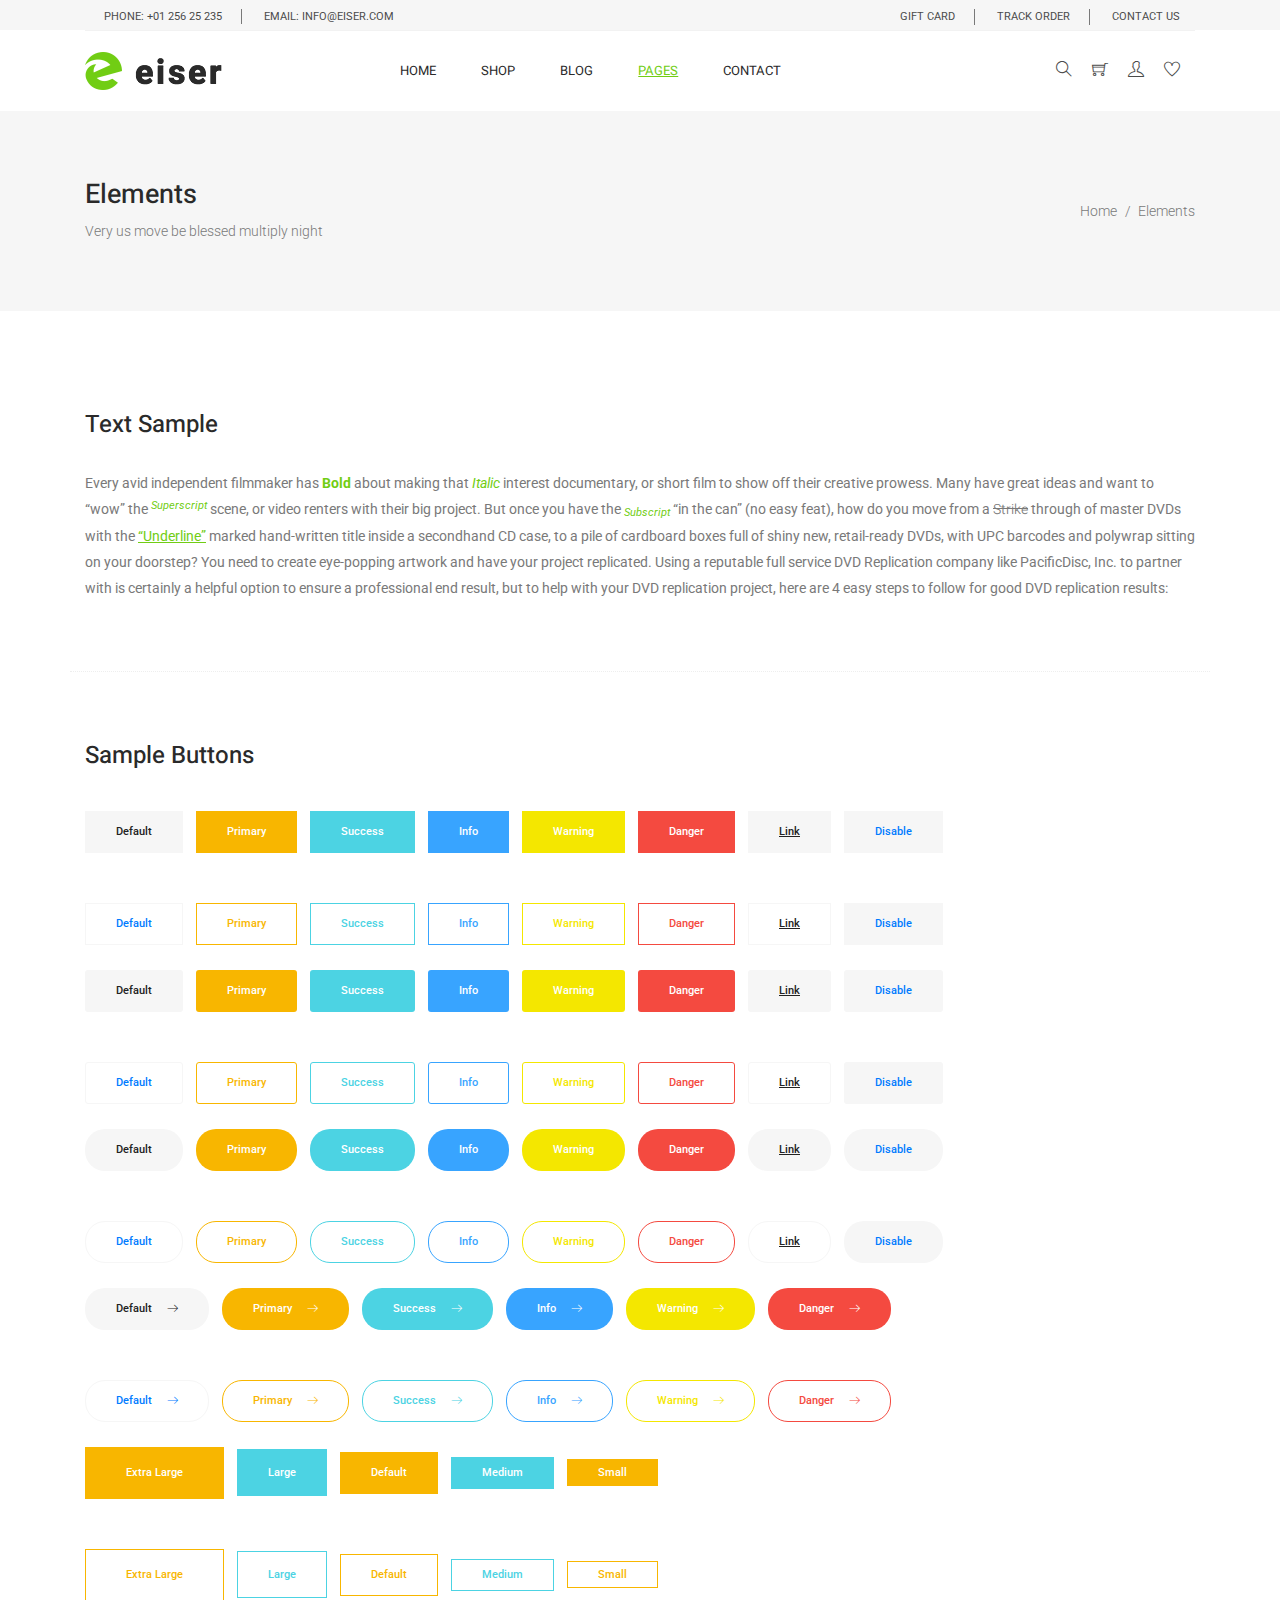
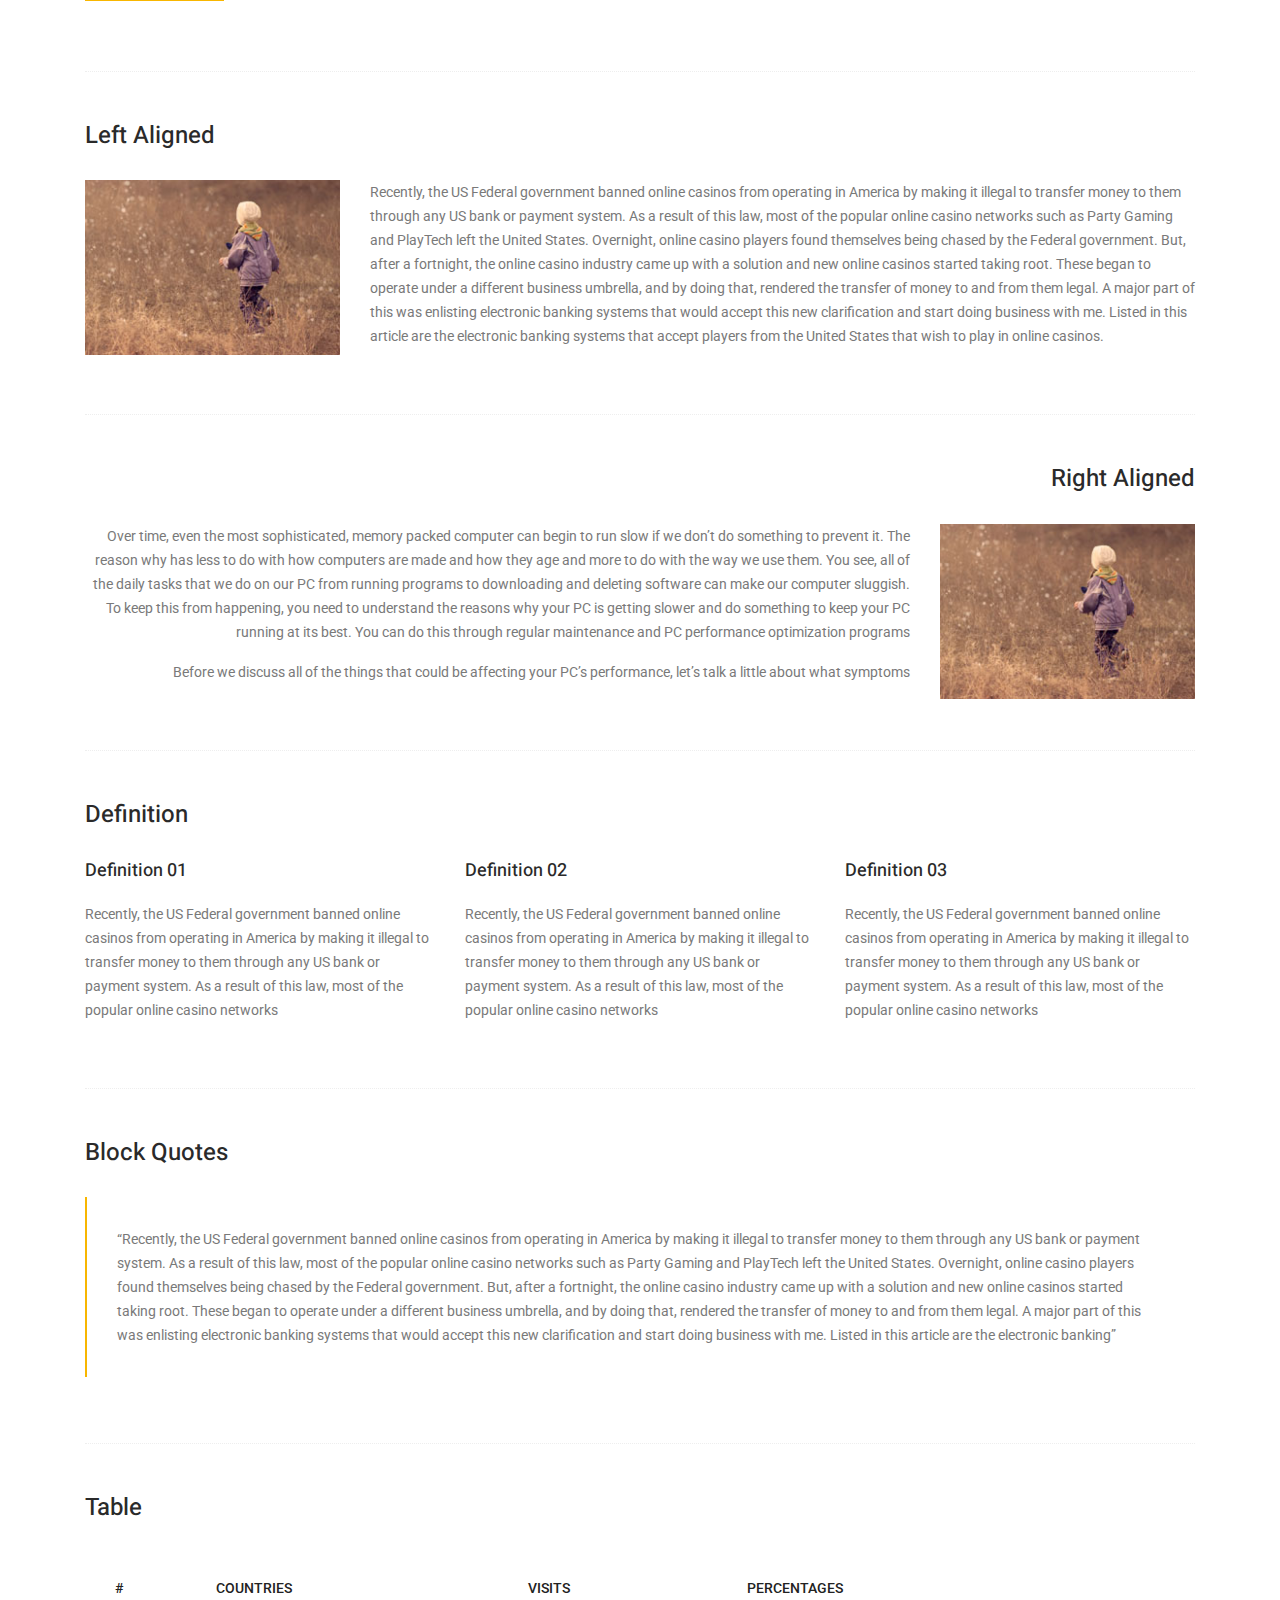
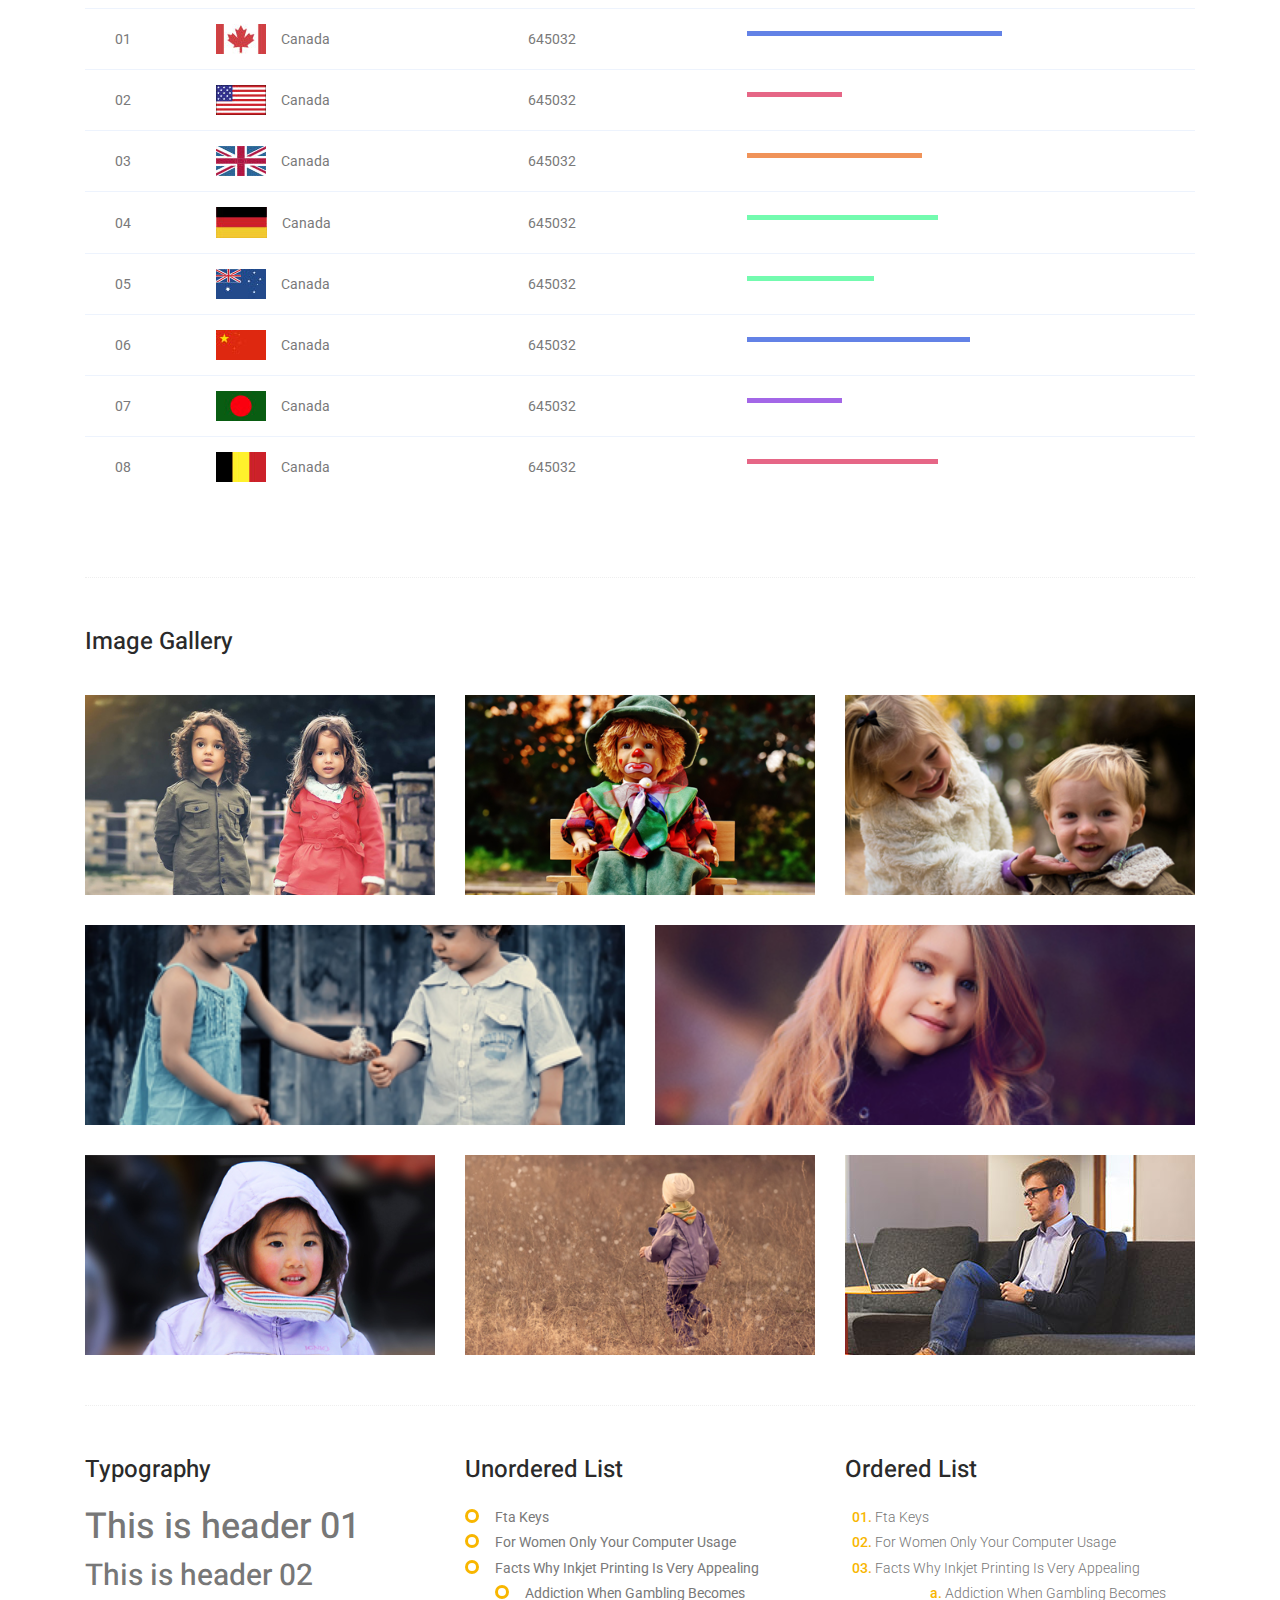
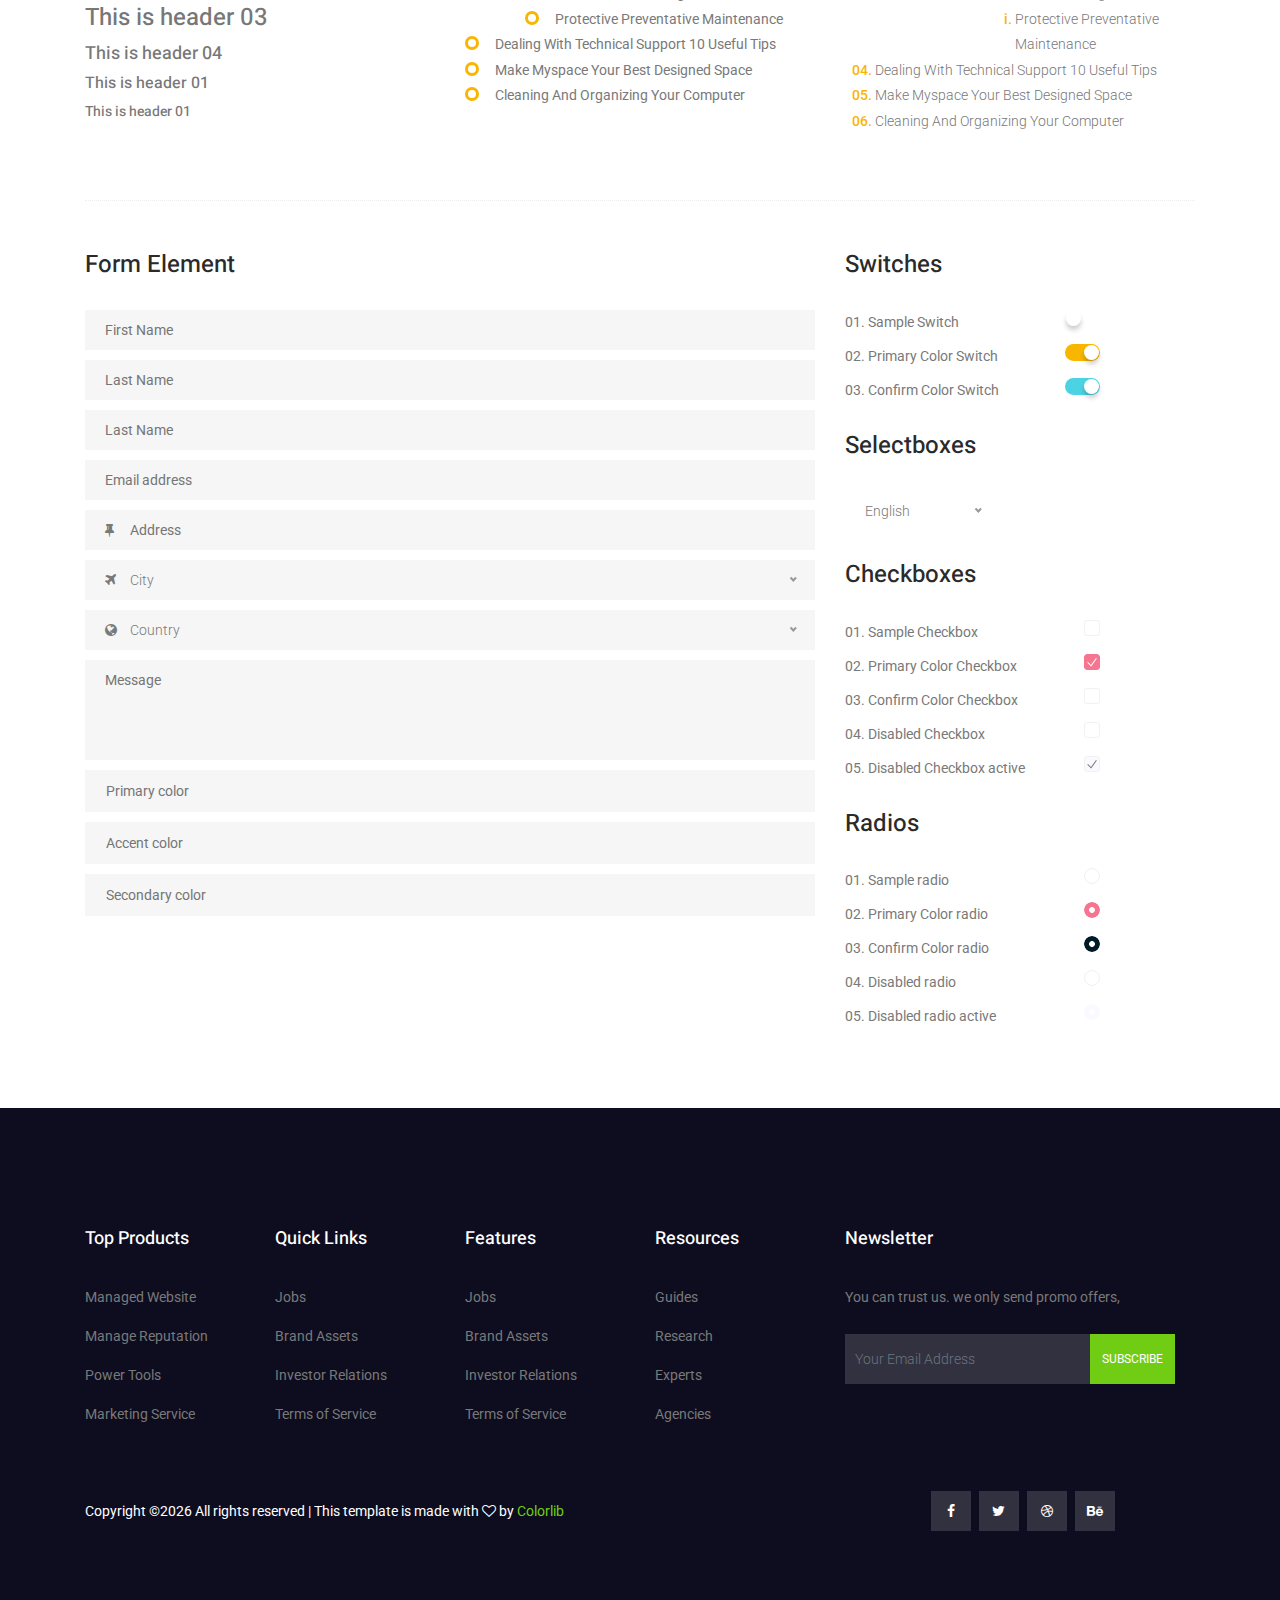
<file: eiser/elements.html>
<!DOCTYPE html>
<html lang="en">
  <head>
    <!-- Required meta tags -->
    <meta charset="utf-8" />
    <meta
      name="viewport"
      content="width=device-width, initial-scale=1, shrink-to-fit=no"
    />
    <link rel="icon" href="img/favicon.png" type="image/png" />
    <title>Eiser ecommerce</title>
    <!-- Bootstrap CSS -->
    <link rel="stylesheet" href="css/bootstrap.css" />
    <link rel="stylesheet" href="vendors/linericon/style.css" />
    <link rel="stylesheet" href="css/font-awesome.min.css" />
    <link rel="stylesheet" href="css/themify-icons.css" />
    <link rel="stylesheet" href="vendors/owl-carousel/owl.carousel.min.css" />
    <link rel="stylesheet" href="vendors/lightbox/simpleLightbox.css" />
    <link rel="stylesheet" href="vendors/nice-select/css/nice-select.css" />
    <link rel="stylesheet" href="vendors/animate-css/animate.css" />
    <link rel="stylesheet" href="vendors/jquery-ui/jquery-ui.css" />
    <!-- main css -->
    <link rel="stylesheet" href="css/style.css" />
    <link rel="stylesheet" href="css/responsive.css" />
  </head>

  <body>
    <!--================Header Menu Area =================-->
    <header class="header_area">
      <div class="top_menu">
        <div class="container">
          <div class="row">
            <div class="col-lg-7">
              <div class="float-left">
                <p>Phone: +01 256 25 235</p>
                <p>email: info@eiser.com</p>
              </div>
            </div>
            <div class="col-lg-5">
              <div class="float-right">
                <ul class="right_side">
                  <li>
                    <a href="cart.html">
                      gift card
                    </a>
                  </li>
                  <li>
                    <a href="tracking.html">
                      track order
                    </a>
                  </li>
                  <li>
                    <a href="contact.html">
                      Contact Us
                    </a>
                  </li>
                </ul>
              </div>
            </div>
          </div>
        </div>
	  </div>
	  
      <div class="main_menu">
        <div class="container">
          <nav class="navbar navbar-expand-lg navbar-light w-100">
            <!-- Brand and toggle get grouped for better mobile display -->
            <a class="navbar-brand logo_h" href="index.html">
              <img src="img/logo.png" alt="" />
            </a>
            <button
              class="navbar-toggler"
              type="button"
              data-toggle="collapse"
              data-target="#navbarSupportedContent"
              aria-controls="navbarSupportedContent"
              aria-expanded="false"
              aria-label="Toggle navigation"
            >
              <span class="icon-bar"></span>
              <span class="icon-bar"></span>
              <span class="icon-bar"></span>
            </button>
            <!-- Collect the nav links, forms, and other content for toggling -->
            <div
              class="collapse navbar-collapse offset w-100"
              id="navbarSupportedContent"
            >
              <div class="row w-100 mr-0">
                <div class="col-lg-7 pr-0">
                  <ul class="nav navbar-nav center_nav pull-right">
                    <li class="nav-item">
                      <a class="nav-link" href="index.html">Home</a>
                    </li>
                    <li class="nav-item submenu dropdown">
                      <a
                        href="#"
                        class="nav-link dropdown-toggle"
                        data-toggle="dropdown"
                        role="button"
                        aria-haspopup="true"
                        aria-expanded="false"
                        >Shop</a
                      >
                      <ul class="dropdown-menu">
                        <li class="nav-item">
                          <a class="nav-link" href="category.html"
                            >Shop Category</a
                          >
                        </li>
                        <li class="nav-item">
                          <a class="nav-link" href="single-product.html"
                            >Product Details</a
                          >
                        </li>
                        <li class="nav-item">
                          <a class="nav-link" href="checkout.html"
                            >Product Checkout</a
                          >
                        </li>
                        <li class="nav-item">
                          <a class="nav-link" href="cart.html">Shopping Cart</a>
                        </li>
                      </ul>
                    </li>
                    <li class="nav-item submenu dropdown">
                      <a
                        href="#"
                        class="nav-link dropdown-toggle"
                        data-toggle="dropdown"
                        role="button"
                        aria-haspopup="true"
                        aria-expanded="false"
                        >Blog</a
                      >
                      <ul class="dropdown-menu">
                        <li class="nav-item">
                          <a class="nav-link" href="blog.html">Blog</a>
                        </li>
                        <li class="nav-item">
                          <a class="nav-link" href="single-blog.html"
                            >Blog Details</a
                          >
                        </li>
                      </ul>
                    </li>
                    <li class="nav-item active submenu dropdown">
                      <a
                        href="#"
                        class="nav-link dropdown-toggle"
                        data-toggle="dropdown"
                        role="button"
                        aria-haspopup="true"
                        aria-expanded="false"
                        >Pages</a
                      >
                      <ul class="dropdown-menu">
                        <li class="nav-item">
                          <a class="nav-link" href="tracking.html">Tracking</a>
                        </li>
                        <li class="nav-item">
                          <a class="nav-link" href="elements.html">Elements</a>
                        </li>
                      </ul>
                    </li>
                    <li class="nav-item">
                      <a class="nav-link" href="contact.html">Contact</a>
                    </li>
                  </ul>
                </div>

                <div class="col-lg-5 pr-0">
                  <ul class="nav navbar-nav navbar-right right_nav pull-right">
                    <li class="nav-item">
                      <a href="#" class="icons">
                        <i class="ti-search" aria-hidden="true"></i>
                      </a>
                    </li>

                    <li class="nav-item">
                      <a href="#" class="icons">
                        <i class="ti-shopping-cart"></i>
                      </a>
                    </li>

                    <li class="nav-item">
                      <a href="#" class="icons">
                        <i class="ti-user" aria-hidden="true"></i>
                      </a>
                    </li>

                    <li class="nav-item">
                      <a href="#" class="icons">
                        <i class="ti-heart" aria-hidden="true"></i>
                      </a>
                    </li>
                  </ul>
                </div>
              </div>
            </div>
          </nav>
        </div>
      </div>
    </header>
    <!--================Header Menu Area =================-->

    <!--================Home Banner Area =================-->
    <section class="banner_area">
      <div class="banner_inner d-flex align-items-center">
        <div class="container">
          <div
            class="banner_content d-md-flex justify-content-between align-items-center"
          >
            <div class="mb-3 mb-md-0">
              <h2>Elements</h2>
              <p>Very us move be blessed multiply night</p>
            </div>
            <div class="page_link">
              <a href="index.html">Home</a>
              <a href="elements.html">Elements</a>
            </div>
          </div>
        </div>
      </div>
    </section>
    <!--================End Home Banner Area =================-->


	<!-- Start Sample Area -->
	<section class="sample-text-area">
		<div class="container">
			<h3 class="text-heading title_color">Text Sample</h3>
			<p class="sample-text">
				Every avid independent filmmaker has
				<b>Bold</b> about making that
				<i>Italic</i> interest documentary, or short film to show off their creative prowess. Many have great ideas and want to
				“wow” the
				<sup>Superscript</sup> scene, or video renters with their big project. But once you have the
				<sub>Subscript</sub> “in the can” (no easy feat), how do you move from a
				<del>Strike</del> through of master DVDs with the
				<u>“Underline”</u> marked hand-written title inside a secondhand CD case, to a pile of cardboard boxes full of shiny new,
				retail-ready DVDs, with UPC barcodes and polywrap sitting on your doorstep? You need to create eye-popping artwork and
				have your project replicated. Using a reputable full service DVD Replication company like PacificDisc, Inc. to partner
				with is certainly a helpful option to ensure a professional end result, but to help with your DVD replication project,
				here are 4 easy steps to follow for good DVD replication results:

			</p>
		</div>
	</section>
	<!-- End Sample Area -->
	<!-- Start Button -->
	<section class="button-area">
		<div class="container border-top-generic">
			<h3 class="text-heading title_color">Sample Buttons</h3>
			<div class="button-group-area">
				<a href="#" class="genric-btn default">Default</a>
				<a href="#" class="genric-btn primary">Primary</a>
				<a href="#" class="genric-btn success">Success</a>
				<a href="#" class="genric-btn info">Info</a>
				<a href="#" class="genric-btn warning">Warning</a>
				<a href="#" class="genric-btn danger">Danger</a>
				<a href="#" class="genric-btn link">Link</a>
				<a href="#" class="genric-btn disable">Disable</a>
			</div>
			<div class="button-group-area mt-10">
				<a href="#" class="genric-btn default-border">Default</a>
				<a href="#" class="genric-btn primary-border">Primary</a>
				<a href="#" class="genric-btn success-border">Success</a>
				<a href="#" class="genric-btn info-border">Info</a>
				<a href="#" class="genric-btn warning-border">Warning</a>
				<a href="#" class="genric-btn danger-border">Danger</a>
				<a href="#" class="genric-btn link-border">Link</a>
				<a href="#" class="genric-btn disable">Disable</a>
			</div>
			<div class="button-group-area mt-40">
				<a href="#" class="genric-btn default radius">Default</a>
				<a href="#" class="genric-btn primary radius">Primary</a>
				<a href="#" class="genric-btn success radius">Success</a>
				<a href="#" class="genric-btn info radius">Info</a>
				<a href="#" class="genric-btn warning radius">Warning</a>
				<a href="#" class="genric-btn danger radius">Danger</a>
				<a href="#" class="genric-btn link radius">Link</a>
				<a href="#" class="genric-btn disable radius">Disable</a>
			</div>
			<div class="button-group-area mt-10">
				<a href="#" class="genric-btn default-border radius">Default</a>
				<a href="#" class="genric-btn primary-border radius">Primary</a>
				<a href="#" class="genric-btn success-border radius">Success</a>
				<a href="#" class="genric-btn info-border radius">Info</a>
				<a href="#" class="genric-btn warning-border radius">Warning</a>
				<a href="#" class="genric-btn danger-border radius">Danger</a>
				<a href="#" class="genric-btn link-border radius">Link</a>
				<a href="#" class="genric-btn disable radius">Disable</a>
			</div>
			<div class="button-group-area mt-40">
				<a href="#" class="genric-btn default circle">Default</a>
				<a href="#" class="genric-btn primary circle">Primary</a>
				<a href="#" class="genric-btn success circle">Success</a>
				<a href="#" class="genric-btn info circle">Info</a>
				<a href="#" class="genric-btn warning circle">Warning</a>
				<a href="#" class="genric-btn danger circle">Danger</a>
				<a href="#" class="genric-btn link circle">Link</a>
				<a href="#" class="genric-btn disable circle">Disable</a>
			</div>
			<div class="button-group-area mt-10">
				<a href="#" class="genric-btn default-border circle">Default</a>
				<a href="#" class="genric-btn primary-border circle">Primary</a>
				<a href="#" class="genric-btn success-border circle">Success</a>
				<a href="#" class="genric-btn info-border circle">Info</a>
				<a href="#" class="genric-btn warning-border circle">Warning</a>
				<a href="#" class="genric-btn danger-border circle">Danger</a>
				<a href="#" class="genric-btn link-border circle">Link</a>
				<a href="#" class="genric-btn disable circle">Disable</a>
			</div>
			<div class="button-group-area mt-40">
				<a href="#" class="genric-btn default circle arrow">Default
					<span class="lnr lnr-arrow-right"></span>
				</a>
				<a href="#" class="genric-btn primary circle arrow">Primary
					<span class="lnr lnr-arrow-right"></span>
				</a>
				<a href="#" class="genric-btn success circle arrow">Success
					<span class="lnr lnr-arrow-right"></span>
				</a>
				<a href="#" class="genric-btn info circle arrow">Info
					<span class="lnr lnr-arrow-right"></span>
				</a>
				<a href="#" class="genric-btn warning circle arrow">Warning
					<span class="lnr lnr-arrow-right"></span>
				</a>
				<a href="#" class="genric-btn danger circle arrow">Danger
					<span class="lnr lnr-arrow-right"></span>
				</a>
			</div>
			<div class="button-group-area mt-10">
				<a href="#" class="genric-btn default-border circle arrow">Default
					<span class="lnr lnr-arrow-right"></span>
				</a>
				<a href="#" class="genric-btn primary-border circle arrow">Primary
					<span class="lnr lnr-arrow-right"></span>
				</a>
				<a href="#" class="genric-btn success-border circle arrow">Success
					<span class="lnr lnr-arrow-right"></span>
				</a>
				<a href="#" class="genric-btn info-border circle arrow">Info
					<span class="lnr lnr-arrow-right"></span>
				</a>
				<a href="#" class="genric-btn warning-border circle arrow">Warning
					<span class="lnr lnr-arrow-right"></span>
				</a>
				<a href="#" class="genric-btn danger-border circle arrow">Danger
					<span class="lnr lnr-arrow-right"></span>
				</a>
			</div>
			<div class="button-group-area mt-40">
				<a href="#" class="genric-btn primary e-large">Extra Large</a>
				<a href="#" class="genric-btn success large">Large</a>
				<a href="#" class="genric-btn primary">Default</a>
				<a href="#" class="genric-btn success medium">Medium</a>
				<a href="#" class="genric-btn primary small">Small</a>
			</div>
			<div class="button-group-area mt-10">
				<a href="#" class="genric-btn primary-border e-large">Extra Large</a>
				<a href="#" class="genric-btn success-border large">Large</a>
				<a href="#" class="genric-btn primary-border">Default</a>
				<a href="#" class="genric-btn success-border medium">Medium</a>
				<a href="#" class="genric-btn primary-border small">Small</a>
			</div>
		</div>
	</section>
	<!-- End Button -->
	<!-- Start Align Area -->
	<div class="whole-wrap">
		<div class="container">
			<div class="section-top-border">
				<h3 class="mb-30 title_color">Left Aligned</h3>
				<div class="row">
					<div class="col-md-3">
						<img src="img/elements/d.jpg" alt="" class="img-fluid">
					</div>
					<div class="col-md-9 mt-sm-20 left-align-p">
						<p>Recently, the US Federal government banned online casinos from operating in America by making it illegal to transfer
							money to them through any US bank or payment system. As a result of this law, most of the popular online casino networks
							such as Party Gaming and PlayTech left the United States. Overnight, online casino players found themselves being
							chased by the Federal government. But, after a fortnight, the online casino industry came up with a solution and new
							online casinos started taking root. These began to operate under a different business umbrella, and by doing that,
							rendered the transfer of money to and from them legal. A major part of this was enlisting electronic banking systems
							that would accept this new clarification and start doing business with me. Listed in this article are the electronic
							banking systems that accept players from the United States that wish to play in online casinos.</p>
					</div>
				</div>
			</div>
			<div class="section-top-border text-right">
				<h3 class="mb-30 title_color">Right Aligned</h3>
				<div class="row">
					<div class="col-md-9">
						<p class="text-right">Over time, even the most sophisticated, memory packed computer can begin to run slow if we don’t do something to prevent
							it. The reason why has less to do with how computers are made and how they age and more to do with the way we use
							them. You see, all of the daily tasks that we do on our PC from running programs to downloading and deleting software
							can make our computer sluggish. To keep this from happening, you need to understand the reasons why your PC is getting
							slower and do something to keep your PC running at its best. You can do this through regular maintenance and PC performance
							optimization programs</p>
						<p class="text-right">Before we discuss all of the things that could be affecting your PC’s performance, let’s talk a little about what symptoms</p>
					</div>
					<div class="col-md-3">
						<img src="img/elements/d.jpg" alt="" class="img-fluid">
					</div>
				</div>
			</div>
			<div class="section-top-border">
				<h3 class="mb-30 title_color">Definition</h3>
				<div class="row">
					<div class="col-md-4">
						<div class="single-defination">
							<h4 class="mb-20">Definition 01</h4>
							<p>Recently, the US Federal government banned online casinos from operating in America by making it illegal to transfer
								money to them through any US bank or payment system. As a result of this law, most of the popular online casino networks</p>
						</div>
					</div>
					<div class="col-md-4">
						<div class="single-defination">
							<h4 class="mb-20">Definition 02</h4>
							<p>Recently, the US Federal government banned online casinos from operating in America by making it illegal to transfer
								money to them through any US bank or payment system. As a result of this law, most of the popular online casino networks</p>
						</div>
					</div>
					<div class="col-md-4">
						<div class="single-defination">
							<h4 class="mb-20">Definition 03</h4>
							<p>Recently, the US Federal government banned online casinos from operating in America by making it illegal to transfer
								money to them through any US bank or payment system. As a result of this law, most of the popular online casino networks</p>
						</div>
					</div>
				</div>
			</div>
			<div class="section-top-border">
				<h3 class="mb-30 title_color">Block Quotes</h3>
				<div class="row">
					<div class="col-lg-12">
						<blockquote class="generic-blockquote">
							“Recently, the US Federal government banned online casinos from operating in America by making it illegal to transfer money
							to them through any US bank or payment system. As a result of this law, most of the popular online casino networks
							such as Party Gaming and PlayTech left the United States. Overnight, online casino players found themselves being
							chased by the Federal government. But, after a fortnight, the online casino industry came up with a solution and new
							online casinos started taking root. These began to operate under a different business umbrella, and by doing that,
							rendered the transfer of money to and from them legal. A major part of this was enlisting electronic banking systems
							that would accept this new clarification and start doing business with me. Listed in this article are the electronic
							banking”
						</blockquote>
					</div>
				</div>
			</div>
			<div class="section-top-border">
				<h3 class="mb-30 title_color">Table</h3>
				<div class="progress-table-wrap">
					<div class="progress-table">
						<div class="table-head">
							<div class="serial">#</div>
							<div class="country">Countries</div>
							<div class="visit">Visits</div>
							<div class="percentage">Percentages</div>
						</div>
						<div class="table-row">
							<div class="serial">01</div>
							<div class="country">
								<img src="img/elements/f1.jpg" alt="flag">Canada</div>
							<div class="visit">645032</div>
							<div class="percentage">
								<div class="progress">
									<div class="progress-bar color-1" role="progressbar" style="width: 80%" aria-valuenow="80" aria-valuemin="0" aria-valuemax="100"></div>
								</div>
							</div>
						</div>
						<div class="table-row">
							<div class="serial">02</div>
							<div class="country">
								<img src="img/elements/f2.jpg" alt="flag">Canada</div>
							<div class="visit">645032</div>
							<div class="percentage">
								<div class="progress">
									<div class="progress-bar color-2" role="progressbar" style="width: 30%" aria-valuenow="30" aria-valuemin="0" aria-valuemax="100"></div>
								</div>
							</div>
						</div>
						<div class="table-row">
							<div class="serial">03</div>
							<div class="country">
								<img src="img/elements/f3.jpg" alt="flag">Canada</div>
							<div class="visit">645032</div>
							<div class="percentage">
								<div class="progress">
									<div class="progress-bar color-3" role="progressbar" style="width: 55%" aria-valuenow="55" aria-valuemin="0" aria-valuemax="100"></div>
								</div>
							</div>
						</div>
						<div class="table-row">
							<div class="serial">04</div>
							<div class="country">
								<img src="img/elements/f4.jpg" alt="flag">Canada</div>
							<div class="visit">645032</div>
							<div class="percentage">
								<div class="progress">
									<div class="progress-bar color-4" role="progressbar" style="width: 60%" aria-valuenow="60" aria-valuemin="0" aria-valuemax="100"></div>
								</div>
							</div>
						</div>
						<div class="table-row">
							<div class="serial">05</div>
							<div class="country">
								<img src="img/elements/f5.jpg" alt="flag">Canada</div>
							<div class="visit">645032</div>
							<div class="percentage">
								<div class="progress">
									<div class="progress-bar color-5" role="progressbar" style="width: 40%" aria-valuenow="40" aria-valuemin="0" aria-valuemax="100"></div>
								</div>
							</div>
						</div>
						<div class="table-row">
							<div class="serial">06</div>
							<div class="country">
								<img src="img/elements/f6.jpg" alt="flag">Canada</div>
							<div class="visit">645032</div>
							<div class="percentage">
								<div class="progress">
									<div class="progress-bar color-6" role="progressbar" style="width: 70%" aria-valuenow="70" aria-valuemin="0" aria-valuemax="100"></div>
								</div>
							</div>
						</div>
						<div class="table-row">
							<div class="serial">07</div>
							<div class="country">
								<img src="img/elements/f7.jpg" alt="flag">Canada</div>
							<div class="visit">645032</div>
							<div class="percentage">
								<div class="progress">
									<div class="progress-bar color-7" role="progressbar" style="width: 30%" aria-valuenow="30" aria-valuemin="0" aria-valuemax="100"></div>
								</div>
							</div>
						</div>
						<div class="table-row">
							<div class="serial">08</div>
							<div class="country">
								<img src="img/elements/f8.jpg" alt="flag">Canada</div>
							<div class="visit">645032</div>
							<div class="percentage">
								<div class="progress">
									<div class="progress-bar color-8" role="progressbar" style="width: 60%" aria-valuenow="60" aria-valuemin="0" aria-valuemax="100"></div>
								</div>
							</div>
						</div>
					</div>
				</div>
			</div>
			<div class="section-top-border">
				<h3 class="title_color">Image Gallery</h3>
				<div class="row gallery-item">
					<div class="col-md-4">
						<a href="img/elements/g1.jpg" class="img-gal">
							<div class="single-gallery-image" style="background: url(img/elements/g1.jpg);"></div>
						</a>
					</div>
					<div class="col-md-4">
						<a href="img/elements/g2.jpg" class="img-gal">
							<div class="single-gallery-image" style="background: url(img/elements/g2.jpg);"></div>
						</a>
					</div>
					<div class="col-md-4">
						<a href="img/elements/g3.jpg" class="img-gal">
							<div class="single-gallery-image" style="background: url(img/elements/g3.jpg);"></div>
						</a>
					</div>
					<div class="col-md-6">
						<a href="img/elements/g4.jpg" class="img-gal">
							<div class="single-gallery-image" style="background: url(img/elements/g4.jpg);"></div>
						</a>
					</div>
					<div class="col-md-6">
						<a href="img/elements/g5.jpg" class="img-gal">
							<div class="single-gallery-image" style="background: url(img/elements/g5.jpg);"></div>
						</a>
					</div>
					<div class="col-md-4">
						<a href="img/elements/g6.jpg" class="img-gal">
							<div class="single-gallery-image" style="background: url(img/elements/g6.jpg);"></div>
						</a>
					</div>
					<div class="col-md-4">
						<a href="img/elements/g7.jpg" class="img-gal">
							<div class="single-gallery-image" style="background: url(img/elements/g7.jpg);"></div>
						</a>
					</div>
					<div class="col-md-4">
						<a href="img/elements/g8.jpg" class="img-gal">
							<div class="single-gallery-image" style="background: url(img/elements/g8.jpg);"></div>
						</a>
					</div>
				</div>
			</div>
			<div class="section-top-border">
				<div class="row">
					<div class="col-lg-4 col-sm-6 typo-sec">
						<h3 class="mb-20 title_color">Typography</h3>
						<div class="typography">
							<h1 class="typo-list">This is header 01</h1>
							<h2 class="typo-list">This is header 02</h2>
							<h3 class="typo-list">This is header 03</h3>
							<h4 class="typo-list">This is header 04</h4>
							<h5 class="typo-list">This is header 01</h5>
							<h6 class="typo-list">This is header 01</h6>
						</div>
					</div>
					<div class="col-lg-4 col-sm-6 mt-sm-30 typo-sec">
						<h3 class="mb-20 title_color">Unordered List</h3>
						<div class="">
							<ul class="unordered-list">
								<li>Fta Keys</li>
								<li>For Women Only Your Computer Usage</li>
								<li>Facts Why Inkjet Printing Is Very Appealing
									<ul>
										<li>Addiction When Gambling Becomes
											<ul>
												<li>Protective Preventative Maintenance</li>
											</ul>
										</li>
									</ul>
								</li>
								<li>Dealing With Technical Support 10 Useful Tips</li>
								<li>Make Myspace Your Best Designed Space</li>
								<li>Cleaning And Organizing Your Computer</li>
							</ul>
						</div>
					</div>
					<div class="col-lg-4 col-sm-6 mt-sm-30 typo-sec">
						<h3 class="mb-20 title_color">Ordered List</h3>
						<div class="">
							<ol class="ordered-list">
								<li>
									<span>Fta Keys</span>
								</li>
								<li>
									<span>For Women Only Your Computer Usage</span>
								</li>
								<li>
									<span>Facts Why Inkjet Printing Is Very Appealing</span>
									<ol class="ordered-list-alpha">
										<li>
											<span>Addiction When Gambling Becomes</span>
											<ol class="ordered-list-roman">
												<li>
													<span>Protective Preventative Maintenance</span>
												</li>
											</ol>
										</li>
									</ol>
								</li>
								<li>
									<span>Dealing With Technical Support 10 Useful Tips</span>
								</li>
								<li>
									<span>Make Myspace Your Best Designed Space</span>
								</li>
								<li>
									<span>Cleaning And Organizing Your Computer</span>
								</li>
							</ol>
						</div>
					</div>
				</div>
			</div>
			<div class="section-top-border">
				<div class="row">
					<div class="col-lg-8 col-md-8">
						<h3 class="mb-30 title_color">Form Element</h3>
						<form action="#">
							<div class="mt-10">
								<input type="text" name="first_name" placeholder="First Name" onfocus="this.placeholder = ''" onblur="this.placeholder = 'First Name'"
								 required class="single-input">
							</div>
							<div class="mt-10">
								<input type="text" name="last_name" placeholder="Last Name" onfocus="this.placeholder = ''" onblur="this.placeholder = 'Last Name'"
								 required class="single-input">
							</div>
							<div class="mt-10">
								<input type="text" name="last_name" placeholder="Last Name" onfocus="this.placeholder = ''" onblur="this.placeholder = 'Last Name'"
								 required class="single-input">
							</div>
							<div class="mt-10">
								<input type="email" name="EMAIL" placeholder="Email address" onfocus="this.placeholder = ''" onblur="this.placeholder = 'Email address'"
								 required class="single-input">
							</div>
							<div class="input-group-icon mt-10">
								<div class="icon">
									<i class="fa fa-thumb-tack" aria-hidden="true"></i>
								</div>
								<input type="text" name="address" placeholder="Address" onfocus="this.placeholder = ''" onblur="this.placeholder = 'Address'"
								 required class="single-input">
							</div>
							<div class="input-group-icon mt-10">
								<div class="icon">
									<i class="fa fa-plane" aria-hidden="true"></i>
								</div>
								<div class="form-select" id="default-select">
									<select>
										<option value="1">City</option>
										<option value="1">Dhaka</option>
										<option value="1">Dilli</option>
										<option value="1">Newyork</option>
										<option value="1">Islamabad</option>
									</select>
								</div>
							</div>
							<div class="input-group-icon mt-10">
								<div class="icon">
									<i class="fa fa-globe" aria-hidden="true"></i>
								</div>
								<div class="form-select" id="default-select2">
									<select>
										<option value="1">Country</option>
										<option value="1">Bangladesh</option>
										<option value="1">India</option>
										<option value="1">England</option>
										<option value="1">Srilanka</option>
									</select>
								</div>
							</div>

							<div class="mt-10">
								<textarea class="single-textarea" placeholder="Message" onfocus="this.placeholder = ''" onblur="this.placeholder = 'Message'"
								 required></textarea>
							</div>
							<div class="mt-10">
								<input type="text" name="first_name" placeholder="Primary color" onfocus="this.placeholder = ''" onblur="this.placeholder = 'Primary color'"
								 required class="single-input-primary">
							</div>
							<div class="mt-10">
								<input type="text" name="first_name" placeholder="Accent color" onfocus="this.placeholder = ''" onblur="this.placeholder = 'Accent color'"
								 required class="single-input-accent">
							</div>
							<div class="mt-10">
								<input type="text" name="first_name" placeholder="Secondary color" onfocus="this.placeholder = ''" onblur="this.placeholder = 'Secondary color'"
								 required class="single-input-secondary">
							</div>
						</form>
					</div>
					<div class="col-lg-3 col-md-4 mt-sm-30 element-wrap">
						<div class="single-element-widget">
							<h3 class="mb-30 title_color">Switches</h3>
							<div class="switch-wrap d-flex justify-content-between">
								<p>01. Sample Switch</p>
								<div class="primary-switch">
									<input type="checkbox" id="default-switch">
									<label for="default-switch"></label>
								</div>
							</div>
							<div class="switch-wrap d-flex justify-content-between">
								<p>02. Primary Color Switch</p>
								<div class="primary-switch">
									<input type="checkbox" id="primary-switch" checked>
									<label for="primary-switch"></label>
								</div>
							</div>
							<div class="switch-wrap d-flex justify-content-between">
								<p>03. Confirm Color Switch</p>
								<div class="confirm-switch">
									<input type="checkbox" id="confirm-switch" checked>
									<label for="confirm-switch"></label>
								</div>
							</div>
						</div>
						<div class="single-element-widget">
							<h3 class="mb-30 title_color">Selectboxes</h3>
							<div class="default-select" id="default-select">
								<select>
									<option value="1">English</option>
									<option value="1">Spanish</option>
									<option value="1">Arabic</option>
									<option value="1">Portuguise</option>
									<option value="1">Bengali</option>
								</select>
							</div>
						</div>
						<div class="single-element-widget">
							<h3 class="mb-30 title_color">Checkboxes</h3>
							<div class="switch-wrap d-flex justify-content-between">
								<p>01. Sample Checkbox</p>
								<div class="primary-checkbox">
									<input type="checkbox" id="default-checkbox">
									<label for="default-checkbox"></label>
								</div>
							</div>
							<div class="switch-wrap d-flex justify-content-between">
								<p>02. Primary Color Checkbox</p>
								<div class="primary-checkbox">
									<input type="checkbox" id="primary-checkbox" checked>
									<label for="primary-checkbox"></label>
								</div>
							</div>
							<div class="switch-wrap d-flex justify-content-between">
								<p>03. Confirm Color Checkbox</p>
								<div class="confirm-checkbox">
									<input type="checkbox" id="confirm-checkbox">
									<label for="confirm-checkbox"></label>
								</div>
							</div>
							<div class="switch-wrap d-flex justify-content-between">
								<p>04. Disabled Checkbox</p>
								<div class="disabled-checkbox">
									<input type="checkbox" id="disabled-checkbox" disabled>
									<label for="disabled-checkbox"></label>
								</div>
							</div>
							<div class="switch-wrap d-flex justify-content-between">
								<p>05. Disabled Checkbox active</p>
								<div class="disabled-checkbox">
									<input type="checkbox" id="disabled-checkbox-active" checked disabled>
									<label for="disabled-checkbox-active"></label>
								</div>
							</div>
						</div>
						<div class="single-element-widget">
							<h3 class="mb-30 title_color">Radios</h3>
							<div class="switch-wrap d-flex justify-content-between">
								<p>01. Sample radio</p>
								<div class="primary-radio">
									<input type="checkbox" id="default-radio">
									<label for="default-radio"></label>
								</div>
							</div>
							<div class="switch-wrap d-flex justify-content-between">
								<p>02. Primary Color radio</p>
								<div class="primary-radio">
									<input type="checkbox" id="primary-radio" checked>
									<label for="primary-radio"></label>
								</div>
							</div>
							<div class="switch-wrap d-flex justify-content-between">
								<p>03. Confirm Color radio</p>
								<div class="confirm-radio">
									<input type="checkbox" id="confirm-radio" checked>
									<label for="confirm-radio"></label>
								</div>
							</div>
							<div class="switch-wrap d-flex justify-content-between">
								<p>04. Disabled radio</p>
								<div class="disabled-radio">
									<input type="checkbox" id="disabled-radio" disabled>
									<label for="disabled-radio"></label>
								</div>
							</div>
							<div class="switch-wrap d-flex justify-content-between">
								<p>05. Disabled radio active</p>
								<div class="disabled-radio">
									<input type="checkbox" id="disabled-radio-active" checked disabled>
									<label for="disabled-radio-active"></label>
								</div>
							</div>
						</div>
					</div>
				</div>
			</div>
		</div>
	</div>
	<!-- End Align Area -->

	<!--================ start footer Area  =================-->
	<footer class="footer-area section_gap">
    <div class="container">
      <div class="row">
        <div class="col-lg-2 col-md-6 single-footer-widget">
          <h4>Top Products</h4>
          <ul>
            <li><a href="#">Managed Website</a></li>
            <li><a href="#">Manage Reputation</a></li>
            <li><a href="#">Power Tools</a></li>
            <li><a href="#">Marketing Service</a></li>
          </ul>
        </div>
        <div class="col-lg-2 col-md-6 single-footer-widget">
          <h4>Quick Links</h4>
          <ul>
            <li><a href="#">Jobs</a></li>
            <li><a href="#">Brand Assets</a></li>
            <li><a href="#">Investor Relations</a></li>
            <li><a href="#">Terms of Service</a></li>
          </ul>
        </div>
        <div class="col-lg-2 col-md-6 single-footer-widget">
          <h4>Features</h4>
          <ul>
            <li><a href="#">Jobs</a></li>
            <li><a href="#">Brand Assets</a></li>
            <li><a href="#">Investor Relations</a></li>
            <li><a href="#">Terms of Service</a></li>
          </ul>
        </div>
        <div class="col-lg-2 col-md-6 single-footer-widget">
          <h4>Resources</h4>
          <ul>
            <li><a href="#">Guides</a></li>
            <li><a href="#">Research</a></li>
            <li><a href="#">Experts</a></li>
            <li><a href="#">Agencies</a></li>
          </ul>
        </div>
        <div class="col-lg-4 col-md-6 single-footer-widget">
          <h4>Newsletter</h4>
          <p>You can trust us. we only send promo offers,</p>
          <div class="form-wrap" id="mc_embed_signup">
            <form target="_blank" action="https://spondonit.us12.list-manage.com/subscribe/post?u=1462626880ade1ac87bd9c93a&amp;id=92a4423d01"
              method="get" class="form-inline">
              <input class="form-control" name="EMAIL" placeholder="Your Email Address" onfocus="this.placeholder = ''"
                onblur="this.placeholder = 'Your Email Address '" required="" type="email">
              <button class="click-btn btn btn-default">Subscribe</button>
              <div style="position: absolute; left: -5000px;">
                <input name="b_36c4fd991d266f23781ded980_aefe40901a" tabindex="-1" value="" type="text">
              </div>

              <div class="info"></div>
            </form>
          </div>
        </div>
      </div>
      <div class="footer-bottom row align-items-center">
        <p class="footer-text m-0 col-lg-8 col-md-12"><!-- Link back to Colorlib can't be removed. Template is licensed under CC BY 3.0. -->
Copyright &copy;<script>document.write(new Date().getFullYear());</script> All rights reserved | This template is made with <i class="fa fa-heart-o" aria-hidden="true"></i> by <a href="https://colorlib.com" target="_blank">Colorlib</a>
<!-- Link back to Colorlib can't be removed. Template is licensed under CC BY 3.0. --></p>
        <div class="col-lg-4 col-md-12 footer-social">
          <a href="#"><i class="fa fa-facebook"></i></a>
          <a href="#"><i class="fa fa-twitter"></i></a>
          <a href="#"><i class="fa fa-dribbble"></i></a>
          <a href="#"><i class="fa fa-behance"></i></a>
        </div>
      </div>
    </div>
  </footer>
	<!--================ End footer Area  =================-->




	<!-- Optional JavaScript -->
	<!-- jQuery first, then Popper.js, then Bootstrap JS -->
	<script src="js/jquery-3.2.1.min.js"></script>
	<script src="js/popper.js"></script>
	<script src="js/bootstrap.min.js"></script>
	<script src="js/stellar.js"></script>
	<script src="vendors/lightbox/simpleLightbox.min.js"></script>
	<script src="vendors/nice-select/js/jquery.nice-select.min.js"></script>
	<script src="vendors/isotope/imagesloaded.pkgd.min.js"></script>
	<script src="vendors/isotope/isotope-min.js"></script>
	<script src="vendors/owl-carousel/owl.carousel.min.js"></script>
	<script src="vendors/jquery-ui/jquery-ui.js"></script>
	<script src="js/jquery.ajaxchimp.min.js"></script>
	<script src="js/mail-script.js"></script>
	<script src="js/theme.js"></script>
</body>

</html>
</file>
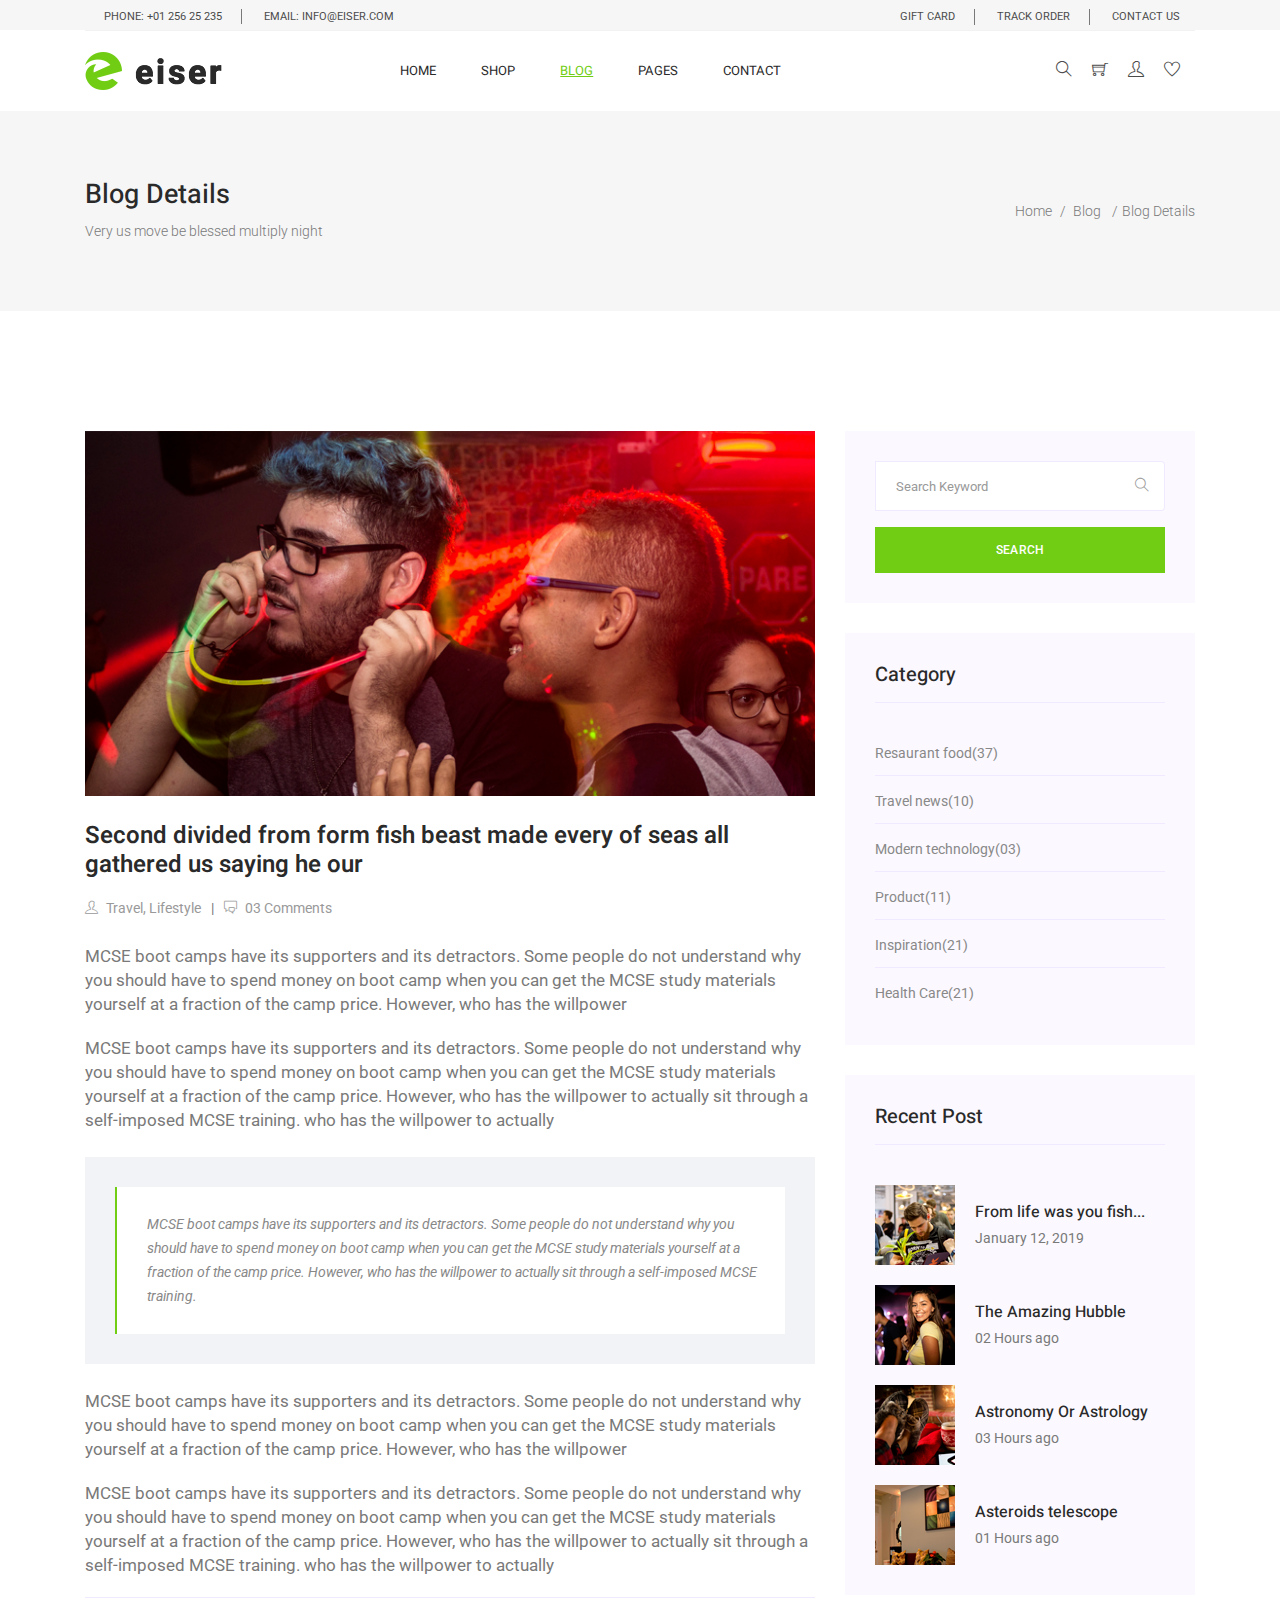
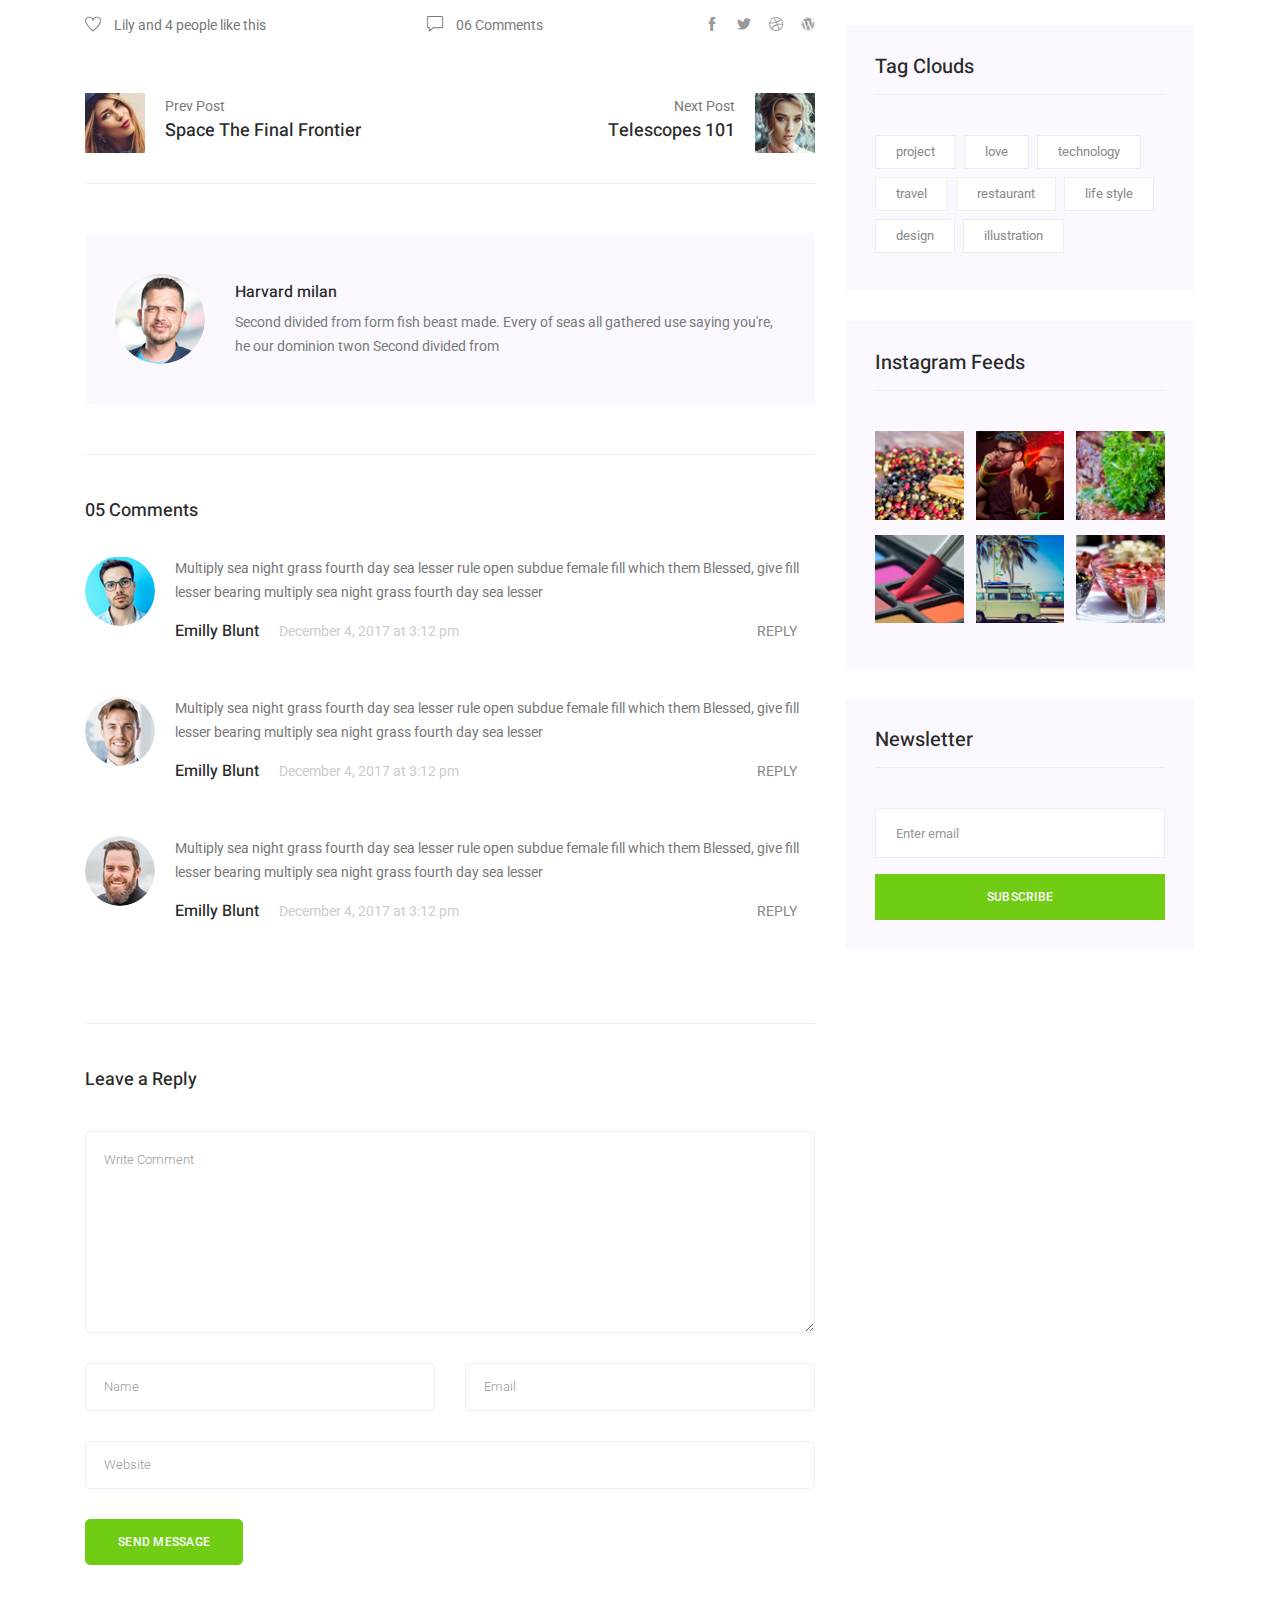
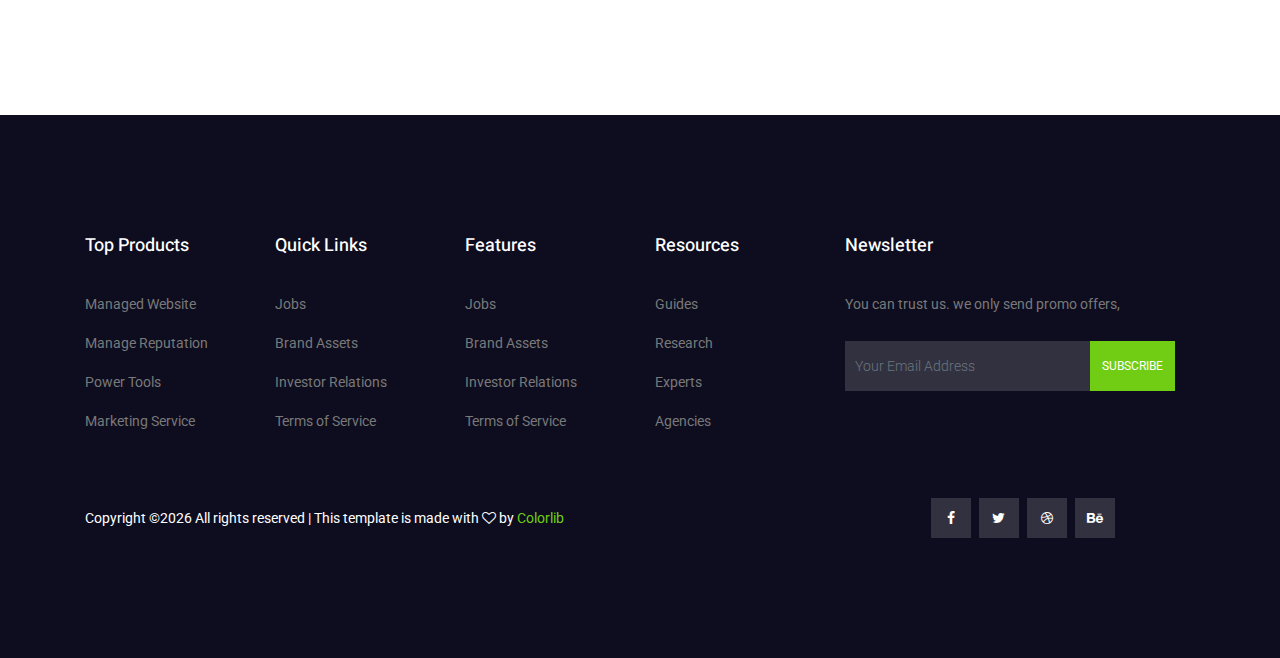
<file: eiser/single-blog.html>
<!DOCTYPE html>
<html lang="en">
  <head>
    <!-- Required meta tags -->
    <meta charset="utf-8" />
    <meta
      name="viewport"
      content="width=device-width, initial-scale=1, shrink-to-fit=no"
    />
    <link rel="icon" href="img/favicon.png" type="image/png" />
    <title>Eiser ecommerce</title>
    <!-- Bootstrap CSS -->
    <link rel="stylesheet" href="css/bootstrap.css" />
    <link rel="stylesheet" href="vendors/linericon/style.css" />
    <link rel="stylesheet" href="css/font-awesome.min.css" />
    <link rel="stylesheet" href="css/themify-icons.css" />
    <link rel="stylesheet" href="vendors/owl-carousel/owl.carousel.min.css" />
    <link rel="stylesheet" href="vendors/lightbox/simpleLightbox.css" />
    <link rel="stylesheet" href="vendors/nice-select/css/nice-select.css" />
    <link rel="stylesheet" href="vendors/animate-css/animate.css" />
    <link rel="stylesheet" href="vendors/jquery-ui/jquery-ui.css" />
    <!-- main css -->
    <link rel="stylesheet" href="css/style.css" />
    <link rel="stylesheet" href="css/responsive.css" />
  </head>

  <body>
    <!--================Header Menu Area =================-->
    <header class="header_area">
      <div class="top_menu">
        <div class="container">
          <div class="row">
            <div class="col-lg-7">
              <div class="float-left">
                <p>Phone: +01 256 25 235</p>
                <p>email: info@eiser.com</p>
              </div>
            </div>
            <div class="col-lg-5">
              <div class="float-right">
                <ul class="right_side">
                  <li>
                    <a href="cart.html">
                      gift card
                    </a>
                  </li>
                  <li>
                    <a href="tracking.html">
                      track order
                    </a>
                  </li>
                  <li>
                    <a href="contact.html">
                      Contact Us
                    </a>
                  </li>
                </ul>
              </div>
            </div>
          </div>
        </div>
      </div>
      <div class="main_menu">
        <div class="container">
          <nav class="navbar navbar-expand-lg navbar-light w-100">
            <!-- Brand and toggle get grouped for better mobile display -->
            <a class="navbar-brand logo_h" href="index.html">
              <img src="img/logo.png" alt="" />
            </a>
            <button
              class="navbar-toggler"
              type="button"
              data-toggle="collapse"
              data-target="#navbarSupportedContent"
              aria-controls="navbarSupportedContent"
              aria-expanded="false"
              aria-label="Toggle navigation"
            >
              <span class="icon-bar"></span>
              <span class="icon-bar"></span>
              <span class="icon-bar"></span>
            </button>
            <!-- Collect the nav links, forms, and other content for toggling -->
            <div
              class="collapse navbar-collapse offset w-100"
              id="navbarSupportedContent"
            >
              <div class="row w-100 mr-0">
                <div class="col-lg-7 pr-0">
                  <ul class="nav navbar-nav center_nav pull-right">
                    <li class="nav-item">
                      <a class="nav-link" href="index.html">Home</a>
                    </li>
                    <li class="nav-item submenu dropdown">
                      <a
                        href="#"
                        class="nav-link dropdown-toggle"
                        data-toggle="dropdown"
                        role="button"
                        aria-haspopup="true"
                        aria-expanded="false"
                        >Shop</a
                      >
                      <ul class="dropdown-menu">
                        <li class="nav-item">
                          <a class="nav-link" href="category.html"
                            >Shop Category</a
                          >
                        </li>
                        <li class="nav-item">
                          <a class="nav-link" href="single-product.html"
                            >Product Details</a
                          >
                        </li>
                        <li class="nav-item">
                          <a class="nav-link" href="checkout.html"
                            >Product Checkout</a
                          >
                        </li>
                        <li class="nav-item">
                          <a class="nav-link" href="cart.html">Shopping Cart</a>
                        </li>
                      </ul>
                    </li>
                    <li class="nav-item active submenu dropdown">
                      <a
                        href="#"
                        class="nav-link dropdown-toggle"
                        data-toggle="dropdown"
                        role="button"
                        aria-haspopup="true"
                        aria-expanded="false"
                        >Blog</a
                      >
                      <ul class="dropdown-menu">
                        <li class="nav-item">
                          <a class="nav-link" href="blog.html">Blog</a>
                        </li>
                        <li class="nav-item">
                          <a class="nav-link" href="single-blog.html"
                            >Blog Details</a
                          >
                        </li>
                      </ul>
                    </li>
                    <li class="nav-item submenu dropdown">
                      <a
                        href="#"
                        class="nav-link dropdown-toggle"
                        data-toggle="dropdown"
                        role="button"
                        aria-haspopup="true"
                        aria-expanded="false"
                        >Pages</a
                      >
                      <ul class="dropdown-menu">
                        <li class="nav-item">
                          <a class="nav-link" href="tracking.html">Tracking</a>
                        </li>
                        <li class="nav-item">
                          <a class="nav-link" href="elements.html">Elements</a>
                        </li>
                      </ul>
                    </li>
                    <li class="nav-item">
                      <a class="nav-link" href="contact.html">Contact</a>
                    </li>
                  </ul>
                </div>

                <div class="col-lg-5 pr-0">
                  <ul class="nav navbar-nav navbar-right right_nav pull-right">
                    <li class="nav-item">
                      <a href="#" class="icons">
                        <i class="ti-search" aria-hidden="true"></i>
                      </a>
                    </li>

                    <li class="nav-item">
                      <a href="#" class="icons">
                        <i class="ti-shopping-cart"></i>
                      </a>
                    </li>

                    <li class="nav-item">
                      <a href="#" class="icons">
                        <i class="ti-user" aria-hidden="true"></i>
                      </a>
                    </li>

                    <li class="nav-item">
                      <a href="#" class="icons">
                        <i class="ti-heart" aria-hidden="true"></i>
                      </a>
                    </li>
                  </ul>
                </div>
              </div>
            </div>
          </nav>
        </div>
      </div>
    </header>
    <!--================Header Menu Area =================-->

    <!--================Home Banner Area =================-->
    <section class="banner_area">
      <div class="banner_inner d-flex align-items-center">
        <div class="container">
          <div
            class="banner_content d-md-flex justify-content-between align-items-center"
          >
            <div class="mb-3 mb-md-0">
              <h2>Blog Details</h2>
              <p>Very us move be blessed multiply night</p>
            </div>
            <div class="page_link">
              <a href="index.html">Home</a>
              <a href="blog.html">Blog </a>
              <a href="single-blog.html">Blog Details</a>
            </div>
          </div>
        </div>
      </div>
    </section>
    <!--================End Home Banner Area =================-->

    <!--================Blog Area =================-->
	<section class="blog_area single-post-area section_gap">
			<div class="container">
					<div class="row">
							<div class="col-lg-8 posts-list">
									<div class="single-post">
													<div class="feature-img">
															<img class="img-fluid" src="img/blog/main-blog/m-blog-1.jpg" alt="">
													</div>
											<div class="blog_details">
													<h2>Second divided from form fish beast made every of seas
                              all gathered us saying he our</h2>
                          <ul class="blog-info-link mt-3 mb-4">
                              <li><a href="#"><i class="ti-user"></i> Travel, Lifestyle</a></li>
                              <li><a href="#"><i class="ti-comments"></i> 03 Comments</a></li>
                            </ul>
													<p class="excert">
														MCSE boot camps have its supporters and its detractors. Some people do not understand why you should have to spend money on boot camp when you can get the MCSE study materials yourself at a fraction of the camp price. However, who has the willpower

													</p>
													<p>
															MCSE boot camps have its supporters and its detractors. Some people do not understand why you should have to spend money on boot camp when you can get the MCSE study materials yourself at a fraction of the camp price. However, who has the willpower to actually sit through a self-imposed MCSE training. who has the willpower to actually 
                          </p>
                          <div class="quote-wrapper">
                            <div class="quotes">
                                MCSE boot camps have its supporters and its detractors. Some people do not understand why you should have to spend money on boot camp when you can get the MCSE study materials yourself at a fraction of the camp price. However, who has the willpower to actually sit through a self-imposed MCSE training.
                            </div>
                          </div>
                          
                          
                          <p>
                              MCSE boot camps have its supporters and its detractors. Some people do not understand why you should have to spend money on boot camp when you can get the MCSE study materials yourself at a fraction of the camp price. However, who has the willpower

                          </p>
                          <p>
                              MCSE boot camps have its supporters and its detractors. Some people do not understand why you should have to spend money on boot camp when you can get the MCSE study materials yourself at a fraction of the camp price. However, who has the willpower to actually sit through a self-imposed MCSE training. who has the willpower to actually 
                          </p>
											</div>
                  </div>
                  <div class="navigation-top">
                    <div class="d-sm-flex justify-content-between text-center">
                      <p class="like-info"><span class="align-middle"><i class="ti-heart"></i></span> Lily and 4 people like this</p>
                      <div class="col-sm-4 text-center my-2 my-sm-0">
                        <p class="comment-count"><span class="align-middle"><i class="ti-comment"></i></span> 06 Comments</p>
                      </div>
                      <ul class="social-icons">
                        <li><a href="#"><i class="ti-facebook"></i></a></li>
                        <li><a href="#"><i class="ti-twitter-alt"></i></a></li>
                        <li><a href="#"><i class="ti-dribbble"></i></a></li>
                        <li><a href="#"><i class="ti-wordpress"></i></a></li>
                      </ul>
                    </div>

                    <div class="navigation-area">
                        <div class="row">
                            <div class="col-lg-6 col-md-6 col-12 nav-left flex-row d-flex justify-content-start align-items-center">
                                <div class="thumb">
                                    <a href="#">
                                        <img class="img-fluid" src="img/blog/prev.jpg" alt="">
                                    </a>
                                </div>
                                <div class="arrow">
                                    <a href="#">
                                        <span class="ti-arrow-left text-white"></span>
                                    </a>
                                </div>
                                <div class="detials">
                                    <p>Prev Post</p>
                                    <a href="#">
                                        <h4>Space The Final Frontier</h4>
                                    </a>
                                </div>
                            </div>
                            <div class="col-lg-6 col-md-6 col-12 nav-right flex-row d-flex justify-content-end align-items-center">
                                <div class="detials">
                                    <p>Next Post</p>
                                    <a href="#">
                                        <h4>Telescopes 101</h4>
                                    </a>
                                </div>
                                <div class="arrow">
                                    <a href="#">
                                        <span class="ti-arrow-right text-white"></span>
                                    </a>
                                </div>
                                <div class="thumb">
                                    <a href="#">
                                        <img class="img-fluid" src="img/blog/next.jpg" alt="">
                                    </a>
                                </div>
                            </div>
                        </div>
                    </div>
                  </div>
                  
                  
                  <div class="blog-author">
                    <div class="media align-items-center">
                      <img src="img/blog/author.png" alt="">
                      <div class="media-body">
                        <a href="#">
                          <h4>Harvard milan</h4>
                        </a>
                        <p>Second divided from form fish beast made. Every of seas all gathered use saying you're, he our dominion twon Second divided from</p>
                      </div>
                    </div>
                  </div>

									<div class="comments-area">
											<h4>05 Comments</h4>
											<div class="comment-list">
                        <div class="single-comment justify-content-between d-flex">
                          <div class="user justify-content-between d-flex">
                              <div class="thumb">
                                  <img src="img/blog/c1.png" alt="">
                              </div>
                              <div class="desc">
                                  <p class="comment">
                                    Multiply sea night grass fourth day sea lesser rule open subdue female fill which them Blessed, give fill lesser bearing multiply sea night grass fourth day sea lesser 
                                  </p>

                                  <div class="d-flex justify-content-between">
                                    <div class="d-flex align-items-center">
                                      <h5>
                                        <a href="#">Emilly Blunt</a>
                                      </h5>
                                      <p class="date">December 4, 2017 at 3:12 pm </p>
                                    </div>

                                    <div class="reply-btn">
                                      <a href="#" class="btn-reply text-uppercase">reply</a>
                                    </div>
                                  </div>
                                  
                              </div>
                          </div>
                      </div>
											</div>
											<div class="comment-list">
                          <div class="single-comment justify-content-between d-flex">
                              <div class="user justify-content-between d-flex">
                                  <div class="thumb">
                                      <img src="img/blog/c2.png" alt="">
                                  </div>
                                  <div class="desc">
                                      <p class="comment">
                                        Multiply sea night grass fourth day sea lesser rule open subdue female fill which them Blessed, give fill lesser bearing multiply sea night grass fourth day sea lesser 
                                      </p>
    
                                      <div class="d-flex justify-content-between">
                                        <div class="d-flex align-items-center">
                                          <h5>
                                            <a href="#">Emilly Blunt</a>
                                          </h5>
                                          <p class="date">December 4, 2017 at 3:12 pm </p>
                                        </div>
    
                                        <div class="reply-btn">
                                          <a href="#" class="btn-reply text-uppercase">reply</a>
                                        </div>
                                      </div>
                                      
                                  </div>
                              </div>
                          </div>
											</div>
											<div class="comment-list">
                          <div class="single-comment justify-content-between d-flex">
                              <div class="user justify-content-between d-flex">
                                  <div class="thumb">
                                      <img src="img/blog/c3.png" alt="">
                                  </div>
                                  <div class="desc">
                                      <p class="comment">
                                        Multiply sea night grass fourth day sea lesser rule open subdue female fill which them Blessed, give fill lesser bearing multiply sea night grass fourth day sea lesser 
                                      </p>
    
                                      <div class="d-flex justify-content-between">
                                        <div class="d-flex align-items-center">
                                          <h5>
                                            <a href="#">Emilly Blunt</a>
                                          </h5>
                                          <p class="date">December 4, 2017 at 3:12 pm </p>
                                        </div>
    
                                        <div class="reply-btn">
                                          <a href="#" class="btn-reply text-uppercase">reply</a>
                                        </div>
                                      </div>
                                      
                                  </div>
                              </div>
                          </div>
											</div>
									</div>
									<div class="comment-form">
											<h4>Leave a Reply</h4>
											<form class="form-contact comment_form" action="#" id="commentForm">
                        <div class="row">
                          <div class="col-12">
                            <div class="form-group">
                                <textarea class="form-control w-100" name="comment" id="comment" cols="30" rows="9" placeholder="Write Comment"></textarea>
                            </div>
                          </div>
                          <div class="col-sm-6">
                            <div class="form-group">
                              <input class="form-control" name="name" id="name" type="text" placeholder="Name">
                            </div>
                          </div>
                          <div class="col-sm-6">
                            <div class="form-group">
                              <input class="form-control" name="email" id="email" type="email" placeholder="Email">
                            </div>
                          </div>
                          <div class="col-12">
                            <div class="form-group">
                              <input class="form-control" name="website" id="website" type="text" placeholder="Website">
                            </div>
                          </div>
                        </div>
                        <div class="form-group">
                          <button type="submit" class="main_btn">Send Message</button>
                        </div>
                      </form>
									</div>
							</div>
							<div class="col-lg-4">
                <div class="blog_right_sidebar">
                      <aside class="single_sidebar_widget search_widget">
                          <form action="#">
                            <div class="form-group">
                              <div class="input-group mb-3">
                                <input type="text" class="form-control" placeholder="Search Keyword">
                                <div class="input-group-append">
                                  <button class="btn" type="button"><i class="ti-search"></i></button>
                                </div>
                              </div>
                            </div>
                            <button class="main_btn rounded-0 w-100" type="submit">Search</button>
                          </form>
                      </aside>

                      <aside class="single_sidebar_widget post_category_widget">
                        <h4 class="widget_title">Category</h4>
                        <ul class="list cat-list">
                            <li>
                                <a href="#" class="d-flex">
                                    <p>Resaurant food</p>
                                    <p>(37)</p>
                                </a>
                            </li>
                            <li>
                                <a href="#" class="d-flex">
                                    <p>Travel news</p>
                                    <p>(10)</p>
                                </a>
                            </li>
                            <li>
                                <a href="#" class="d-flex">
                                    <p>Modern technology</p>
                                    <p>(03)</p>
                                </a>
                            </li>
                            <li>
                                <a href="#" class="d-flex">
                                    <p>Product</p>
                                    <p>(11)</p>
                                </a>
                            </li>
                            <li>
                                <a href="#" class="d-flex">
                                    <p>Inspiration</p>
                                    <p>(21)</p>
                                </a>
                            </li>
                            <li>
                                <a href="#" class="d-flex">
                                    <p>Health Care</p>
                                    <p>(21)</p>
                                </a>
                            </li>
                        </ul>
                      </aside>

                      <aside class="single_sidebar_widget popular_post_widget">
                          <h3 class="widget_title">Recent Post</h3>
                          <div class="media post_item">
                              <img src="img/blog/popular-post/post1.jpg" alt="post">
                              <div class="media-body">
                                  <a href="single-blog.html">
                                      <h3>From life was you fish...</h3>
                                  </a>
                                  <p>January 12, 2019</p>
                              </div>
                          </div>
                          <div class="media post_item">
                              <img src="img/blog/popular-post/post2.jpg" alt="post">                              
                              <div class="media-body">
                                  <a href="single-blog.html">
                                      <h3>The Amazing Hubble</h3>
                                  </a>
                                  <p>02 Hours ago</p>
                              </div>
                          </div>
                          <div class="media post_item">
                              <img src="img/blog/popular-post/post3.jpg" alt="post">                              
                              <div class="media-body">
                                  <a href="single-blog.html">
                                      <h3>Astronomy Or Astrology</h3>
                                  </a>
                                  <p>03 Hours ago</p>
                              </div>
                          </div>
                          <div class="media post_item">
                              <img src="img/blog/popular-post/post4.jpg" alt="post">
                              <div class="media-body">
                                  <a href="single-blog.html">
                                      <h3>Asteroids telescope</h3>
                                  </a>
                                  <p>01 Hours ago</p>
                              </div>
                          </div>
                      </aside>
                      <aside class="single_sidebar_widget tag_cloud_widget">
                          <h4 class="widget_title">Tag Clouds</h4>
                          <ul class="list">
                              <li>
                                  <a href="#">project</a>
                              </li>
                              <li>
                                  <a href="#">love</a>
                              </li>
                              <li>
                                  <a href="#">technology</a>
                              </li>
                              <li>
                                  <a href="#">travel</a>
                              </li>
                              <li>
                                  <a href="#">restaurant</a>
                              </li>
                              <li>
                                  <a href="#">life style</a>
                              </li>
                              <li>
                                  <a href="#">design</a>
                              </li>
                              <li>
                                  <a href="#">illustration</a>
                              </li>
                          </ul>
                      </aside>


                      <aside class="single_sidebar_widget instagram_feeds">
                        <h4 class="widget_title">Instagram Feeds</h4>
                        <ul class="instagram_row flex-wrap">
                            <li>
                                <a href="#">
                                  <img class="img-fluid" src="img/instagram/widget-i1.png" alt="">
                                </a>
                            </li>
                            <li>
                                <a href="#">
                                  <img class="img-fluid" src="img/instagram/widget-i2.png" alt="">
                                </a>
                            </li>
                            <li>
                                <a href="#">
                                  <img class="img-fluid" src="img/instagram/widget-i3.png" alt="">
                                </a>
                            </li>
                            <li>
                                <a href="#">
                                  <img class="img-fluid" src="img/instagram/widget-i4.png" alt="">
                                </a>
                            </li>
                            <li>
                                <a href="#">
                                  <img class="img-fluid" src="img/instagram/widget-i5.png" alt="">
                                </a>
                            </li>
                            <li>
                                <a href="#">
                                  <img class="img-fluid" src="img/instagram/widget-i6.png" alt="">
                                </a>
                            </li>
                        </ul>
                      </aside>


                      <aside class="single_sidebar_widget newsletter_widget">
                        <h4 class="widget_title">Newsletter</h4>

                        <form action="#">
                          <div class="form-group">
                            <input type="email" class="form-control" placeholder="Enter email" required>
                          </div>
                          <button class="main_btn rounded-0 w-100" type="submit">Subscribe</button>
                        </form>
                      </aside>
                  </div>
							</div>
					</div>
			</div>
	</section>
	<!--================Blog Area =================-->

    <!--================ start footer Area  =================-->
    <footer class="footer-area section_gap">
        <div class="container">
          <div class="row">
            <div class="col-lg-2 col-md-6 single-footer-widget">
              <h4>Top Products</h4>
              <ul>
                <li><a href="#">Managed Website</a></li>
                <li><a href="#">Manage Reputation</a></li>
                <li><a href="#">Power Tools</a></li>
                <li><a href="#">Marketing Service</a></li>
              </ul>
            </div>
            <div class="col-lg-2 col-md-6 single-footer-widget">
              <h4>Quick Links</h4>
              <ul>
                <li><a href="#">Jobs</a></li>
                <li><a href="#">Brand Assets</a></li>
                <li><a href="#">Investor Relations</a></li>
                <li><a href="#">Terms of Service</a></li>
              </ul>
            </div>
            <div class="col-lg-2 col-md-6 single-footer-widget">
              <h4>Features</h4>
              <ul>
                <li><a href="#">Jobs</a></li>
                <li><a href="#">Brand Assets</a></li>
                <li><a href="#">Investor Relations</a></li>
                <li><a href="#">Terms of Service</a></li>
              </ul>
            </div>
            <div class="col-lg-2 col-md-6 single-footer-widget">
              <h4>Resources</h4>
              <ul>
                <li><a href="#">Guides</a></li>
                <li><a href="#">Research</a></li>
                <li><a href="#">Experts</a></li>
                <li><a href="#">Agencies</a></li>
              </ul>
            </div>
            <div class="col-lg-4 col-md-6 single-footer-widget">
              <h4>Newsletter</h4>
              <p>You can trust us. we only send promo offers,</p>
              <div class="form-wrap" id="mc_embed_signup">
                <form target="_blank" action="https://spondonit.us12.list-manage.com/subscribe/post?u=1462626880ade1ac87bd9c93a&amp;id=92a4423d01"
                  method="get" class="form-inline">
                  <input class="form-control" name="EMAIL" placeholder="Your Email Address" onfocus="this.placeholder = ''"
                    onblur="this.placeholder = 'Your Email Address '" required="" type="email">
                  <button class="click-btn btn btn-default">Subscribe</button>
                  <div style="position: absolute; left: -5000px;">
                    <input name="b_36c4fd991d266f23781ded980_aefe40901a" tabindex="-1" value="" type="text">
                  </div>
    
                  <div class="info"></div>
                </form>
              </div>
            </div>
          </div>
          <div class="footer-bottom row align-items-center">
            <p class="footer-text m-0 col-lg-8 col-md-12"><!-- Link back to Colorlib can't be removed. Template is licensed under CC BY 3.0. -->
Copyright &copy;<script>document.write(new Date().getFullYear());</script> All rights reserved | This template is made with <i class="fa fa-heart-o" aria-hidden="true"></i> by <a href="https://colorlib.com" target="_blank">Colorlib</a>
<!-- Link back to Colorlib can't be removed. Template is licensed under CC BY 3.0. --></p>
            <div class="col-lg-4 col-md-12 footer-social">
              <a href="#"><i class="fa fa-facebook"></i></a>
              <a href="#"><i class="fa fa-twitter"></i></a>
              <a href="#"><i class="fa fa-dribbble"></i></a>
              <a href="#"><i class="fa fa-behance"></i></a>
            </div>
          </div>
        </div>
      </footer>
    <!--================ End footer Area  =================-->




    <!-- Optional JavaScript -->
    <!-- jQuery first, then Popper.js, then Bootstrap JS -->
    <script src="js/jquery-3.2.1.min.js"></script>
    <script src="js/popper.js"></script>
    <script src="js/bootstrap.min.js"></script>
    <script src="js/stellar.js"></script>
    <script src="vendors/lightbox/simpleLightbox.min.js"></script>
    <script src="vendors/nice-select/js/jquery.nice-select.min.js"></script>
    <script src="vendors/isotope/imagesloaded.pkgd.min.js"></script>
    <script src="vendors/isotope/isotope-min.js"></script>
    <script src="vendors/owl-carousel/owl.carousel.min.js"></script>
    <script src="js/jquery.ajaxchimp.min.js"></script>
    <script src="js/mail-script.js"></script>
    <script src="js/theme.js"></script>
</body>

</html>
</file>
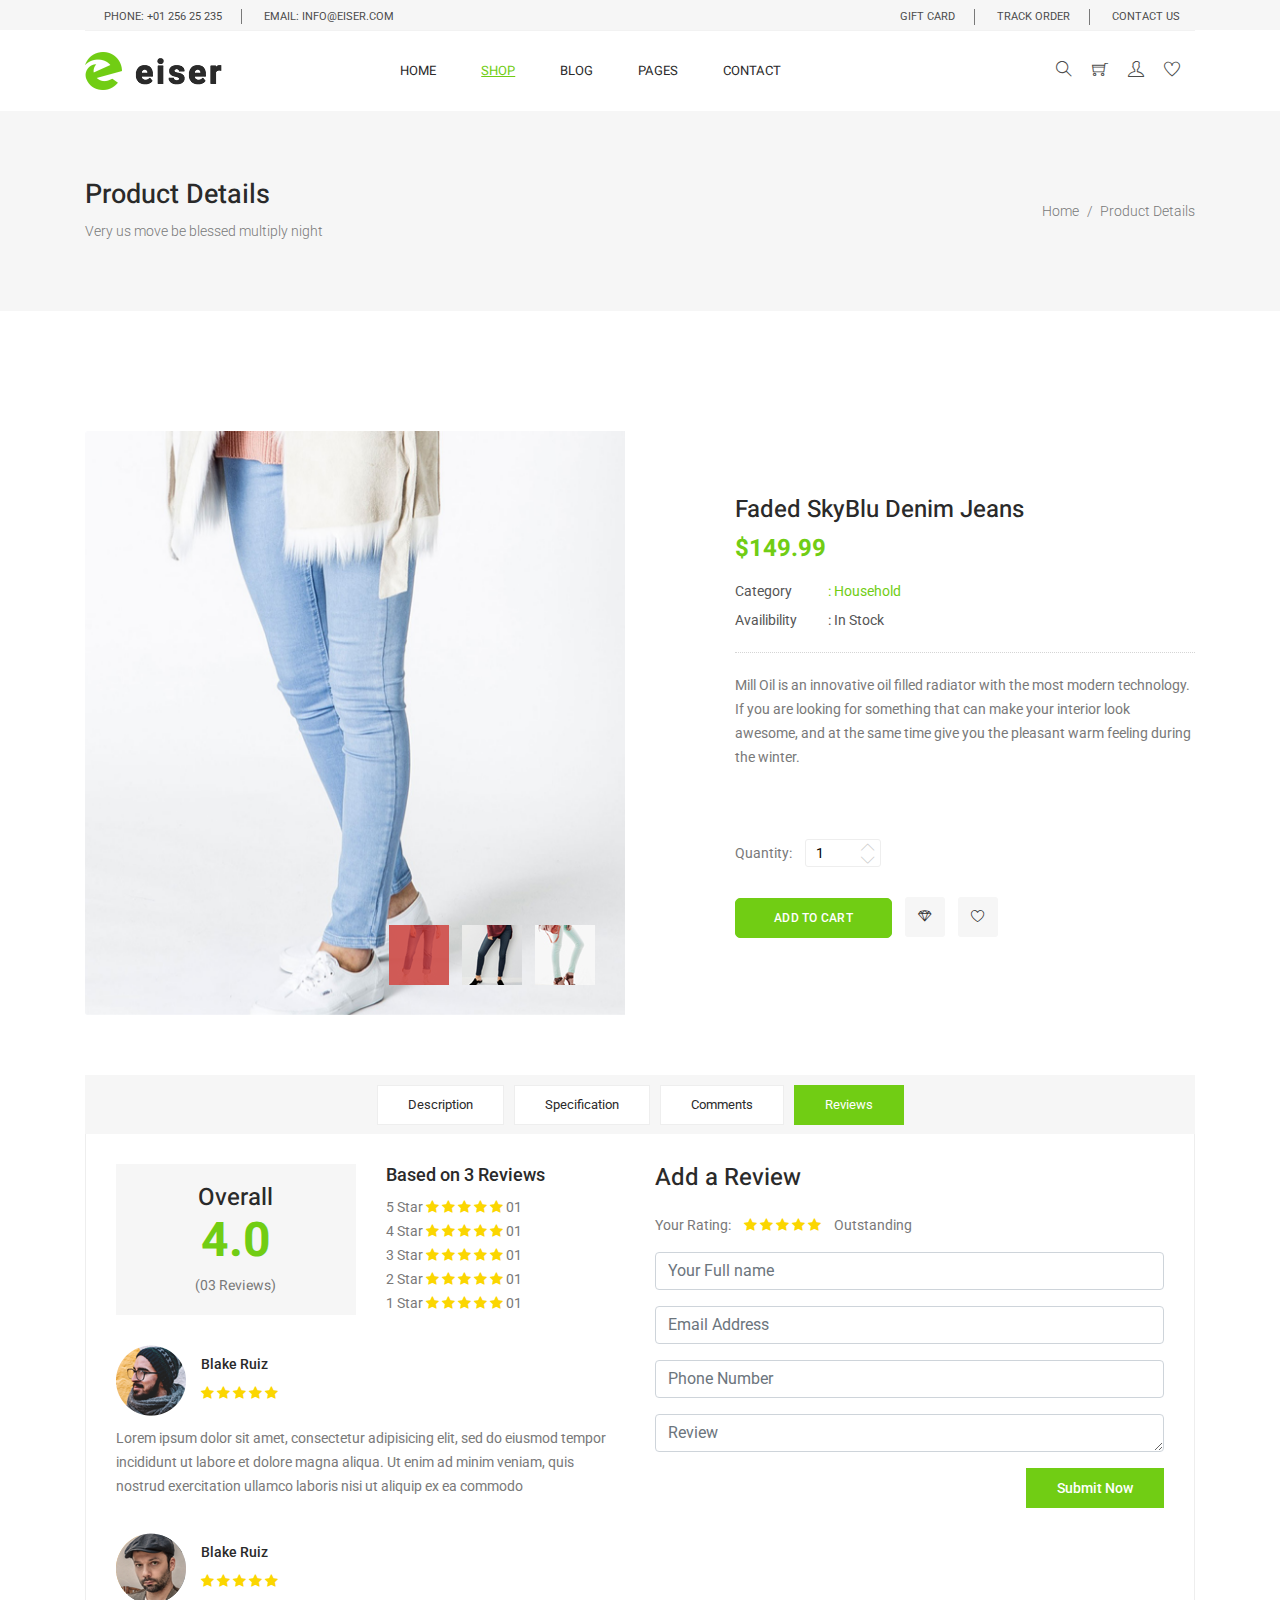
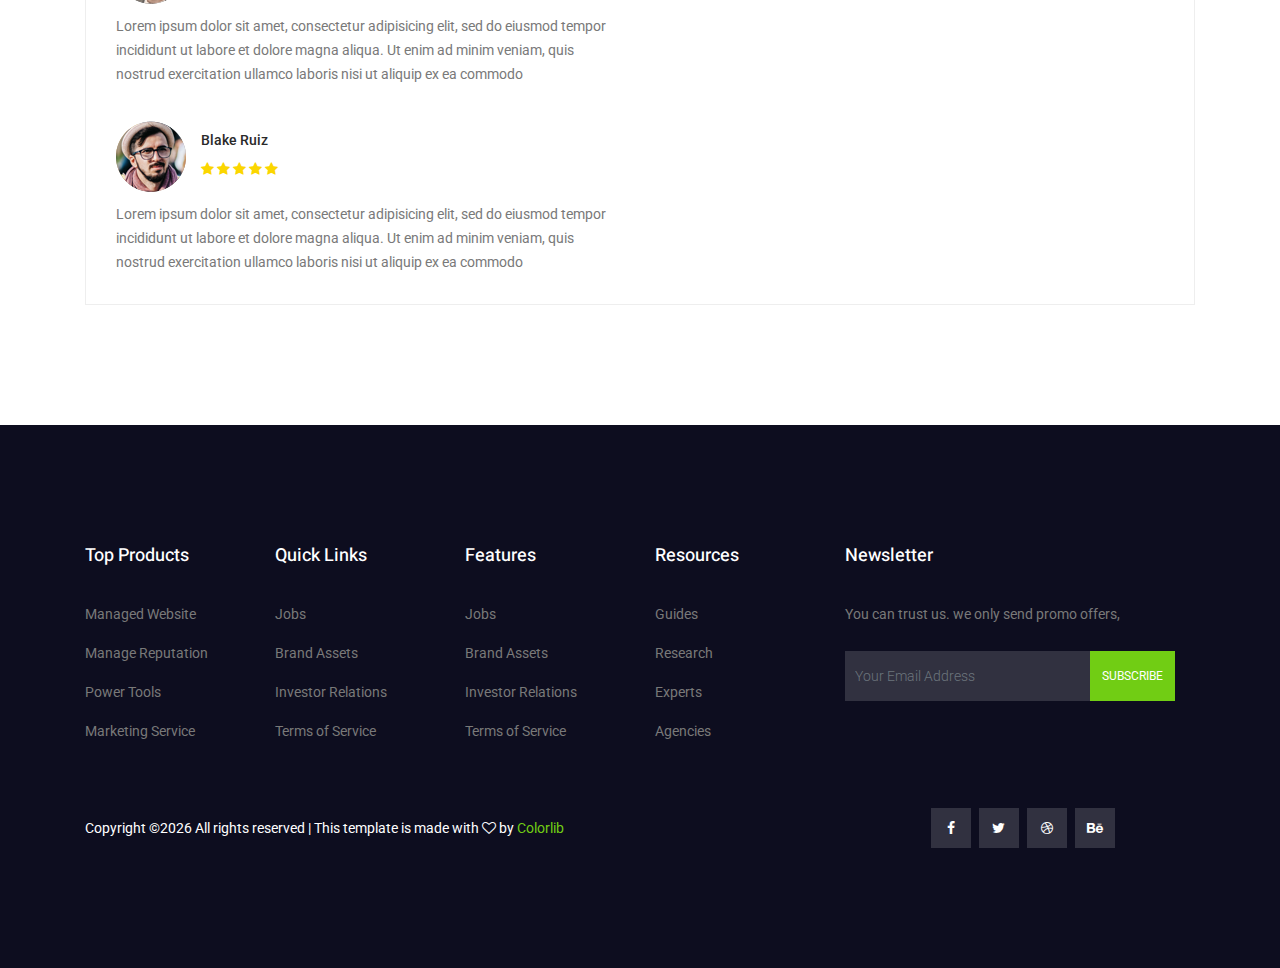
<file: eiser/single-product.html>
<!DOCTYPE html>
<html lang="en">
  <head>
    <!-- Required meta tags -->
    <meta charset="utf-8" />
    <meta
      name="viewport"
      content="width=device-width, initial-scale=1, shrink-to-fit=no"
    />
    <link rel="icon" href="img/favicon.png" type="image/png" />
    <title>Eiser ecommerce</title>
    <!-- Bootstrap CSS -->
    <link rel="stylesheet" href="css/bootstrap.css" />
    <link rel="stylesheet" href="vendors/linericon/style.css" />
    <link rel="stylesheet" href="css/font-awesome.min.css" />
    <link rel="stylesheet" href="css/themify-icons.css" />
    <link rel="stylesheet" href="vendors/owl-carousel/owl.carousel.min.css" />
    <link rel="stylesheet" href="vendors/lightbox/simpleLightbox.css" />
    <link rel="stylesheet" href="vendors/nice-select/css/nice-select.css" />
    <link rel="stylesheet" href="vendors/animate-css/animate.css" />
    <link rel="stylesheet" href="vendors/jquery-ui/jquery-ui.css" />
    <!-- main css -->
    <link rel="stylesheet" href="css/style.css" />
    <link rel="stylesheet" href="css/responsive.css" />
  </head>

  <body>
    <!--================Header Menu Area =================-->
    <header class="header_area">
      <div class="top_menu">
        <div class="container">
          <div class="row">
            <div class="col-lg-7">
              <div class="float-left">
                <p>Phone: +01 256 25 235</p>
                <p>email: info@eiser.com</p>
              </div>
            </div>
            <div class="col-lg-5">
              <div class="float-right">
                <ul class="right_side">
                  <li>
                    <a href="cart.html">
                      gift card
                    </a>
                  </li>
                  <li>
                    <a href="tracking.html">
                      track order
                    </a>
                  </li>
                  <li>
                    <a href="contact.html">
                      Contact Us
                    </a>
                  </li>
                </ul>
              </div>
            </div>
          </div>
        </div>
      </div>
      <div class="main_menu">
        <div class="container">
          <nav class="navbar navbar-expand-lg navbar-light w-100">
            <!-- Brand and toggle get grouped for better mobile display -->
            <a class="navbar-brand logo_h" href="index.html">
              <img src="img/logo.png" alt="" />
            </a>
            <button
              class="navbar-toggler"
              type="button"
              data-toggle="collapse"
              data-target="#navbarSupportedContent"
              aria-controls="navbarSupportedContent"
              aria-expanded="false"
              aria-label="Toggle navigation"
            >
              <span class="icon-bar"></span>
              <span class="icon-bar"></span>
              <span class="icon-bar"></span>
            </button>
            <!-- Collect the nav links, forms, and other content for toggling -->
            <div
              class="collapse navbar-collapse offset w-100"
              id="navbarSupportedContent"
            >
              <div class="row w-100 mr-0">
                <div class="col-lg-7 pr-0">
                  <ul class="nav navbar-nav center_nav pull-right">
                    <li class="nav-item">
                      <a class="nav-link" href="index.html">Home</a>
                    </li>
                    <li class="nav-item active submenu dropdown">
                      <a
                        href="#"
                        class="nav-link dropdown-toggle"
                        data-toggle="dropdown"
                        role="button"
                        aria-haspopup="true"
                        aria-expanded="false"
                        >Shop</a
                      >
                      <ul class="dropdown-menu">
                        <li class="nav-item">
                          <a class="nav-link" href="category.html"
                            >Shop Category</a
                          >
                        </li>
                        <li class="nav-item">
                          <a class="nav-link" href="single-product.html"
                            >Product Details</a
                          >
                        </li>
                        <li class="nav-item">
                          <a class="nav-link" href="checkout.html"
                            >Product Checkout</a
                          >
                        </li>
                        <li class="nav-item">
                          <a class="nav-link" href="cart.html">Shopping Cart</a>
                        </li>
                      </ul>
                    </li>
                    <li class="nav-item submenu dropdown">
                      <a
                        href="#"
                        class="nav-link dropdown-toggle"
                        data-toggle="dropdown"
                        role="button"
                        aria-haspopup="true"
                        aria-expanded="false"
                        >Blog</a
                      >
                      <ul class="dropdown-menu">
                        <li class="nav-item">
                          <a class="nav-link" href="blog.html">Blog</a>
                        </li>
                        <li class="nav-item">
                          <a class="nav-link" href="single-blog.html"
                            >Blog Details</a
                          >
                        </li>
                      </ul>
                    </li>
                    <li class="nav-item submenu dropdown">
                      <a
                        href="#"
                        class="nav-link dropdown-toggle"
                        data-toggle="dropdown"
                        role="button"
                        aria-haspopup="true"
                        aria-expanded="false"
                        >Pages</a
                      >
                      <ul class="dropdown-menu">
                        <li class="nav-item">
                          <a class="nav-link" href="tracking.html">Tracking</a>
                        </li>
                        <li class="nav-item">
                          <a class="nav-link" href="elements.html">Elements</a>
                        </li>
                      </ul>
                    </li>
                    <li class="nav-item">
                      <a class="nav-link" href="contact.html">Contact</a>
                    </li>
                  </ul>
                </div>

                <div class="col-lg-5 pr-0">
                  <ul class="nav navbar-nav navbar-right right_nav pull-right">
                    <li class="nav-item">
                      <a href="#" class="icons">
                        <i class="ti-search" aria-hidden="true"></i>
                      </a>
                    </li>

                    <li class="nav-item">
                      <a href="#" class="icons">
                        <i class="ti-shopping-cart"></i>
                      </a>
                    </li>

                    <li class="nav-item">
                      <a href="#" class="icons">
                        <i class="ti-user" aria-hidden="true"></i>
                      </a>
                    </li>

                    <li class="nav-item">
                      <a href="#" class="icons">
                        <i class="ti-heart" aria-hidden="true"></i>
                      </a>
                    </li>
                  </ul>
                </div>
              </div>
            </div>
          </nav>
        </div>
      </div>
    </header>
    <!--================Header Menu Area =================-->

    <!--================Home Banner Area =================-->
    <section class="banner_area">
      <div class="banner_inner d-flex align-items-center">
        <div class="container">
          <div
            class="banner_content d-md-flex justify-content-between align-items-center"
          >
            <div class="mb-3 mb-md-0">
              <h2>Product Details</h2>
              <p>Very us move be blessed multiply night</p>
            </div>
            <div class="page_link">
              <a href="index.html">Home</a>
              <a href="single-product.html">Product Details</a>
            </div>
          </div>
        </div>
      </div>
    </section>
    <!--================End Home Banner Area =================-->

    <!--================Single Product Area =================-->
    <div class="product_image_area">
      <div class="container">
        <div class="row s_product_inner">
          <div class="col-lg-6">
            <div class="s_product_img">
              <div
                id="carouselExampleIndicators"
                class="carousel slide"
                data-ride="carousel"
              >
                <ol class="carousel-indicators">
                  <li
                    data-target="#carouselExampleIndicators"
                    data-slide-to="0"
                    class="active"
                  >
                    <img
                      src="img/product/single-product/s-product-s-2.jpg"
                      alt=""
                    />
                  </li>
                  <li
                    data-target="#carouselExampleIndicators"
                    data-slide-to="1"
                  >
                    <img
                      src="img/product/single-product/s-product-s-3.jpg"
                      alt=""
                    />
                  </li>
                  <li
                    data-target="#carouselExampleIndicators"
                    data-slide-to="2"
                  >
                    <img
                      src="img/product/single-product/s-product-s-4.jpg"
                      alt=""
                    />
                  </li>
                </ol>
                <div class="carousel-inner">
                  <div class="carousel-item active">
                    <img
                      class="d-block w-100"
                      src="img/product/single-product/s-product-1.jpg"
                      alt="First slide"
                    />
                  </div>
                  <div class="carousel-item">
                    <img
                      class="d-block w-100"
                      src="img/product/single-product/s-product-1.jpg"
                      alt="Second slide"
                    />
                  </div>
                  <div class="carousel-item">
                    <img
                      class="d-block w-100"
                      src="img/product/single-product/s-product-1.jpg"
                      alt="Third slide"
                    />
                  </div>
                </div>
              </div>
            </div>
          </div>
          <div class="col-lg-5 offset-lg-1">
            <div class="s_product_text">
              <h3>Faded SkyBlu Denim Jeans</h3>
              <h2>$149.99</h2>
              <ul class="list">
                <li>
                  <a class="active" href="#">
                    <span>Category</span> : Household</a
                  >
                </li>
                <li>
                  <a href="#"> <span>Availibility</span> : In Stock</a>
                </li>
              </ul>
              <p>
                Mill Oil is an innovative oil filled radiator with the most
                modern technology. If you are looking for something that can
                make your interior look awesome, and at the same time give you
                the pleasant warm feeling during the winter.
              </p>
              <div class="product_count">
                <label for="qty">Quantity:</label>
                <input
                  type="text"
                  name="qty"
                  id="sst"
                  maxlength="12"
                  value="1"
                  title="Quantity:"
                  class="input-text qty"
                />
                <button
                  onclick="var result = document.getElementById('sst'); var sst = result.value; if( !isNaN( sst )) result.value++;return false;"
                  class="increase items-count"
                  type="button"
                >
                  <i class="lnr lnr-chevron-up"></i>
                </button>
                <button
                  onclick="var result = document.getElementById('sst'); var sst = result.value; if( !isNaN( sst ) &amp &amp  > 0 ) result.value--;return false;"
                  class="reduced items-count"
                  type="button"
                >
                  <i class="lnr lnr-chevron-down"></i>
                </button>
              </div>
              <div class="card_area">
                <a class="main_btn" href="#">Add to Cart</a>
                <a class="icon_btn" href="#">
                  <i class="lnr lnr lnr-diamond"></i>
                </a>
                <a class="icon_btn" href="#">
                  <i class="lnr lnr lnr-heart"></i>
                </a>
              </div>
            </div>
          </div>
        </div>
      </div>
    </div>
    <!--================End Single Product Area =================-->

    <!--================Product Description Area =================-->
    <section class="product_description_area">
      <div class="container">
        <ul class="nav nav-tabs" id="myTab" role="tablist">
          <li class="nav-item">
            <a
              class="nav-link"
              id="home-tab"
              data-toggle="tab"
              href="#home"
              role="tab"
              aria-controls="home"
              aria-selected="true"
              >Description</a
            >
          </li>
          <li class="nav-item">
            <a
              class="nav-link"
              id="profile-tab"
              data-toggle="tab"
              href="#profile"
              role="tab"
              aria-controls="profile"
              aria-selected="false"
              >Specification</a
            >
          </li>
          <li class="nav-item">
            <a
              class="nav-link"
              id="contact-tab"
              data-toggle="tab"
              href="#contact"
              role="tab"
              aria-controls="contact"
              aria-selected="false"
              >Comments</a
            >
          </li>
          <li class="nav-item">
            <a
              class="nav-link active"
              id="review-tab"
              data-toggle="tab"
              href="#review"
              role="tab"
              aria-controls="review"
              aria-selected="false"
              >Reviews</a
            >
          </li>
        </ul>
        <div class="tab-content" id="myTabContent">
          <div
            class="tab-pane fade"
            id="home"
            role="tabpanel"
            aria-labelledby="home-tab"
          >
            <p>
              Beryl Cook is one of Britain’s most talented and amusing artists
              .Beryl’s pictures feature women of all shapes and sizes enjoying
              themselves .Born between the two world wars, Beryl Cook eventually
              left Kendrick School in Reading at the age of 15, where she went
              to secretarial school and then into an insurance office. After
              moving to London and then Hampton, she eventually married her next
              door neighbour from Reading, John Cook. He was an officer in the
              Merchant Navy and after he left the sea in 1956, they bought a pub
              for a year before John took a job in Southern Rhodesia with a
              motor company. Beryl bought their young son a box of watercolours,
              and when showing him how to use it, she decided that she herself
              quite enjoyed painting. John subsequently bought her a child’s
              painting set for her birthday and it was with this that she
              produced her first significant work, a half-length portrait of a
              dark-skinned lady with a vacant expression and large drooping
              breasts. It was aptly named ‘Hangover’ by Beryl’s husband and
            </p>
            <p>
              It is often frustrating to attempt to plan meals that are designed
              for one. Despite this fact, we are seeing more and more recipe
              books and Internet websites that are dedicated to the act of
              cooking for one. Divorce and the death of spouses or grown
              children leaving for college are all reasons that someone
              accustomed to cooking for more than one would suddenly need to
              learn how to adjust all the cooking practices utilized before into
              a streamlined plan of cooking that is more efficient for one
              person creating less
            </p>
          </div>
          <div
            class="tab-pane fade"
            id="profile"
            role="tabpanel"
            aria-labelledby="profile-tab"
          >
            <div class="table-responsive">
              <table class="table">
                <tbody>
                  <tr>
                    <td>
                      <h5>Width</h5>
                    </td>
                    <td>
                      <h5>128mm</h5>
                    </td>
                  </tr>
                  <tr>
                    <td>
                      <h5>Height</h5>
                    </td>
                    <td>
                      <h5>508mm</h5>
                    </td>
                  </tr>
                  <tr>
                    <td>
                      <h5>Depth</h5>
                    </td>
                    <td>
                      <h5>85mm</h5>
                    </td>
                  </tr>
                  <tr>
                    <td>
                      <h5>Weight</h5>
                    </td>
                    <td>
                      <h5>52gm</h5>
                    </td>
                  </tr>
                  <tr>
                    <td>
                      <h5>Quality checking</h5>
                    </td>
                    <td>
                      <h5>yes</h5>
                    </td>
                  </tr>
                  <tr>
                    <td>
                      <h5>Freshness Duration</h5>
                    </td>
                    <td>
                      <h5>03days</h5>
                    </td>
                  </tr>
                  <tr>
                    <td>
                      <h5>When packeting</h5>
                    </td>
                    <td>
                      <h5>Without touch of hand</h5>
                    </td>
                  </tr>
                  <tr>
                    <td>
                      <h5>Each Box contains</h5>
                    </td>
                    <td>
                      <h5>60pcs</h5>
                    </td>
                  </tr>
                </tbody>
              </table>
            </div>
          </div>
          <div
            class="tab-pane fade"
            id="contact"
            role="tabpanel"
            aria-labelledby="contact-tab"
          >
            <div class="row">
              <div class="col-lg-6">
                <div class="comment_list">
                  <div class="review_item">
                    <div class="media">
                      <div class="d-flex">
                        <img
                          src="img/product/single-product/review-1.png"
                          alt=""
                        />
                      </div>
                      <div class="media-body">
                        <h4>Blake Ruiz</h4>
                        <h5>12th Feb, 2017 at 05:56 pm</h5>
                        <a class="reply_btn" href="#">Reply</a>
                      </div>
                    </div>
                    <p>
                      Lorem ipsum dolor sit amet, consectetur adipisicing elit,
                      sed do eiusmod tempor incididunt ut labore et dolore magna
                      aliqua. Ut enim ad minim veniam, quis nostrud exercitation
                      ullamco laboris nisi ut aliquip ex ea commodo
                    </p>
                  </div>
                  <div class="review_item reply">
                    <div class="media">
                      <div class="d-flex">
                        <img
                          src="img/product/single-product/review-2.png"
                          alt=""
                        />
                      </div>
                      <div class="media-body">
                        <h4>Blake Ruiz</h4>
                        <h5>12th Feb, 2017 at 05:56 pm</h5>
                        <a class="reply_btn" href="#">Reply</a>
                      </div>
                    </div>
                    <p>
                      Lorem ipsum dolor sit amet, consectetur adipisicing elit,
                      sed do eiusmod tempor incididunt ut labore et dolore magna
                      aliqua. Ut enim ad minim veniam, quis nostrud exercitation
                      ullamco laboris nisi ut aliquip ex ea commodo
                    </p>
                  </div>
                  <div class="review_item">
                    <div class="media">
                      <div class="d-flex">
                        <img
                          src="img/product/single-product/review-3.png"
                          alt=""
                        />
                      </div>
                      <div class="media-body">
                        <h4>Blake Ruiz</h4>
                        <h5>12th Feb, 2017 at 05:56 pm</h5>
                        <a class="reply_btn" href="#">Reply</a>
                      </div>
                    </div>
                    <p>
                      Lorem ipsum dolor sit amet, consectetur adipisicing elit,
                      sed do eiusmod tempor incididunt ut labore et dolore magna
                      aliqua. Ut enim ad minim veniam, quis nostrud exercitation
                      ullamco laboris nisi ut aliquip ex ea commodo
                    </p>
                  </div>
                </div>
              </div>
              <div class="col-lg-6">
                <div class="review_box">
                  <h4>Post a comment</h4>
                  <form
                    class="row contact_form"
                    action="contact_process.php"
                    method="post"
                    id="contactForm"
                    novalidate="novalidate"
                  >
                    <div class="col-md-12">
                      <div class="form-group">
                        <input
                          type="text"
                          class="form-control"
                          id="name"
                          name="name"
                          placeholder="Your Full name"
                        />
                      </div>
                    </div>
                    <div class="col-md-12">
                      <div class="form-group">
                        <input
                          type="email"
                          class="form-control"
                          id="email"
                          name="email"
                          placeholder="Email Address"
                        />
                      </div>
                    </div>
                    <div class="col-md-12">
                      <div class="form-group">
                        <input
                          type="text"
                          class="form-control"
                          id="number"
                          name="number"
                          placeholder="Phone Number"
                        />
                      </div>
                    </div>
                    <div class="col-md-12">
                      <div class="form-group">
                        <textarea
                          class="form-control"
                          name="message"
                          id="message"
                          rows="1"
                          placeholder="Message"
                        ></textarea>
                      </div>
                    </div>
                    <div class="col-md-12 text-right">
                      <button
                        type="submit"
                        value="submit"
                        class="btn submit_btn"
                      >
                        Submit Now
                      </button>
                    </div>
                  </form>
                </div>
              </div>
            </div>
          </div>
          <div
            class="tab-pane fade show active"
            id="review"
            role="tabpanel"
            aria-labelledby="review-tab"
          >
            <div class="row">
              <div class="col-lg-6">
                <div class="row total_rate">
                  <div class="col-6">
                    <div class="box_total">
                      <h5>Overall</h5>
                      <h4>4.0</h4>
                      <h6>(03 Reviews)</h6>
                    </div>
                  </div>
                  <div class="col-6">
                    <div class="rating_list">
                      <h3>Based on 3 Reviews</h3>
                      <ul class="list">
                        <li>
                          <a href="#"
                            >5 Star
                            <i class="fa fa-star"></i>
                            <i class="fa fa-star"></i>
                            <i class="fa fa-star"></i>
                            <i class="fa fa-star"></i>
                            <i class="fa fa-star"></i> 01</a
                          >
                        </li>
                        <li>
                          <a href="#"
                            >4 Star
                            <i class="fa fa-star"></i>
                            <i class="fa fa-star"></i>
                            <i class="fa fa-star"></i>
                            <i class="fa fa-star"></i>
                            <i class="fa fa-star"></i> 01</a
                          >
                        </li>
                        <li>
                          <a href="#"
                            >3 Star
                            <i class="fa fa-star"></i>
                            <i class="fa fa-star"></i>
                            <i class="fa fa-star"></i>
                            <i class="fa fa-star"></i>
                            <i class="fa fa-star"></i> 01</a
                          >
                        </li>
                        <li>
                          <a href="#"
                            >2 Star
                            <i class="fa fa-star"></i>
                            <i class="fa fa-star"></i>
                            <i class="fa fa-star"></i>
                            <i class="fa fa-star"></i>
                            <i class="fa fa-star"></i> 01</a
                          >
                        </li>
                        <li>
                          <a href="#"
                            >1 Star
                            <i class="fa fa-star"></i>
                            <i class="fa fa-star"></i>
                            <i class="fa fa-star"></i>
                            <i class="fa fa-star"></i>
                            <i class="fa fa-star"></i> 01</a
                          >
                        </li>
                      </ul>
                    </div>
                  </div>
                </div>
                <div class="review_list">
                  <div class="review_item">
                    <div class="media">
                      <div class="d-flex">
                        <img
                          src="img/product/single-product/review-1.png"
                          alt=""
                        />
                      </div>
                      <div class="media-body">
                        <h4>Blake Ruiz</h4>
                        <i class="fa fa-star"></i>
                        <i class="fa fa-star"></i>
                        <i class="fa fa-star"></i>
                        <i class="fa fa-star"></i>
                        <i class="fa fa-star"></i>
                      </div>
                    </div>
                    <p>
                      Lorem ipsum dolor sit amet, consectetur adipisicing elit,
                      sed do eiusmod tempor incididunt ut labore et dolore magna
                      aliqua. Ut enim ad minim veniam, quis nostrud exercitation
                      ullamco laboris nisi ut aliquip ex ea commodo
                    </p>
                  </div>
                  <div class="review_item">
                    <div class="media">
                      <div class="d-flex">
                        <img
                          src="img/product/single-product/review-2.png"
                          alt=""
                        />
                      </div>
                      <div class="media-body">
                        <h4>Blake Ruiz</h4>
                        <i class="fa fa-star"></i>
                        <i class="fa fa-star"></i>
                        <i class="fa fa-star"></i>
                        <i class="fa fa-star"></i>
                        <i class="fa fa-star"></i>
                      </div>
                    </div>
                    <p>
                      Lorem ipsum dolor sit amet, consectetur adipisicing elit,
                      sed do eiusmod tempor incididunt ut labore et dolore magna
                      aliqua. Ut enim ad minim veniam, quis nostrud exercitation
                      ullamco laboris nisi ut aliquip ex ea commodo
                    </p>
                  </div>
                  <div class="review_item">
                    <div class="media">
                      <div class="d-flex">
                        <img
                          src="img/product/single-product/review-3.png"
                          alt=""
                        />
                      </div>
                      <div class="media-body">
                        <h4>Blake Ruiz</h4>
                        <i class="fa fa-star"></i>
                        <i class="fa fa-star"></i>
                        <i class="fa fa-star"></i>
                        <i class="fa fa-star"></i>
                        <i class="fa fa-star"></i>
                      </div>
                    </div>
                    <p>
                      Lorem ipsum dolor sit amet, consectetur adipisicing elit,
                      sed do eiusmod tempor incididunt ut labore et dolore magna
                      aliqua. Ut enim ad minim veniam, quis nostrud exercitation
                      ullamco laboris nisi ut aliquip ex ea commodo
                    </p>
                  </div>
                </div>
              </div>
              <div class="col-lg-6">
                <div class="review_box">
                  <h4>Add a Review</h4>
                  <p>Your Rating:</p>
                  <ul class="list">
                    <li>
                      <a href="#">
                        <i class="fa fa-star"></i>
                      </a>
                    </li>
                    <li>
                      <a href="#">
                        <i class="fa fa-star"></i>
                      </a>
                    </li>
                    <li>
                      <a href="#">
                        <i class="fa fa-star"></i>
                      </a>
                    </li>
                    <li>
                      <a href="#">
                        <i class="fa fa-star"></i>
                      </a>
                    </li>
                    <li>
                      <a href="#">
                        <i class="fa fa-star"></i>
                      </a>
                    </li>
                  </ul>
                  <p>Outstanding</p>
                  <form
                    class="row contact_form"
                    action="contact_process.php"
                    method="post"
                    id="contactForm"
                    novalidate="novalidate"
                  >
                    <div class="col-md-12">
                      <div class="form-group">
                        <input
                          type="text"
                          class="form-control"
                          id="name"
                          name="name"
                          placeholder="Your Full name"
                        />
                      </div>
                    </div>
                    <div class="col-md-12">
                      <div class="form-group">
                        <input
                          type="email"
                          class="form-control"
                          id="email"
                          name="email"
                          placeholder="Email Address"
                        />
                      </div>
                    </div>
                    <div class="col-md-12">
                      <div class="form-group">
                        <input
                          type="text"
                          class="form-control"
                          id="number"
                          name="number"
                          placeholder="Phone Number"
                        />
                      </div>
                    </div>
                    <div class="col-md-12">
                      <div class="form-group">
                        <textarea
                          class="form-control"
                          name="message"
                          id="message"
                          rows="1"
                          placeholder="Review"
                        ></textarea>
                      </div>
                    </div>
                    <div class="col-md-12 text-right">
                      <button
                        type="submit"
                        value="submit"
                        class="btn submit_btn"
                      >
                        Submit Now
                      </button>
                    </div>
                  </form>
                </div>
              </div>
            </div>
          </div>
        </div>
      </div>
    </section>
    <!--================End Product Description Area =================-->

    <!--================ start footer Area  =================-->
    <footer class="footer-area section_gap">
      <div class="container">
        <div class="row">
          <div class="col-lg-2 col-md-6 single-footer-widget">
            <h4>Top Products</h4>
            <ul>
              <li><a href="#">Managed Website</a></li>
              <li><a href="#">Manage Reputation</a></li>
              <li><a href="#">Power Tools</a></li>
              <li><a href="#">Marketing Service</a></li>
            </ul>
          </div>
          <div class="col-lg-2 col-md-6 single-footer-widget">
            <h4>Quick Links</h4>
            <ul>
              <li><a href="#">Jobs</a></li>
              <li><a href="#">Brand Assets</a></li>
              <li><a href="#">Investor Relations</a></li>
              <li><a href="#">Terms of Service</a></li>
            </ul>
          </div>
          <div class="col-lg-2 col-md-6 single-footer-widget">
            <h4>Features</h4>
            <ul>
              <li><a href="#">Jobs</a></li>
              <li><a href="#">Brand Assets</a></li>
              <li><a href="#">Investor Relations</a></li>
              <li><a href="#">Terms of Service</a></li>
            </ul>
          </div>
          <div class="col-lg-2 col-md-6 single-footer-widget">
            <h4>Resources</h4>
            <ul>
              <li><a href="#">Guides</a></li>
              <li><a href="#">Research</a></li>
              <li><a href="#">Experts</a></li>
              <li><a href="#">Agencies</a></li>
            </ul>
          </div>
          <div class="col-lg-4 col-md-6 single-footer-widget">
            <h4>Newsletter</h4>
            <p>You can trust us. we only send promo offers,</p>
            <div class="form-wrap" id="mc_embed_signup">
              <form target="_blank" action="https://spondonit.us12.list-manage.com/subscribe/post?u=1462626880ade1ac87bd9c93a&amp;id=92a4423d01"
                method="get" class="form-inline">
                <input class="form-control" name="EMAIL" placeholder="Your Email Address" onfocus="this.placeholder = ''"
                  onblur="this.placeholder = 'Your Email Address '" required="" type="email">
                <button class="click-btn btn btn-default">Subscribe</button>
                <div style="position: absolute; left: -5000px;">
                  <input name="b_36c4fd991d266f23781ded980_aefe40901a" tabindex="-1" value="" type="text">
                </div>
  
                <div class="info"></div>
              </form>
            </div>
          </div>
        </div>
        <div class="footer-bottom row align-items-center">
          <p class="footer-text m-0 col-lg-8 col-md-12"><!-- Link back to Colorlib can't be removed. Template is licensed under CC BY 3.0. -->
Copyright &copy;<script>document.write(new Date().getFullYear());</script> All rights reserved | This template is made with <i class="fa fa-heart-o" aria-hidden="true"></i> by <a href="https://colorlib.com" target="_blank">Colorlib</a>
<!-- Link back to Colorlib can't be removed. Template is licensed under CC BY 3.0. --></p>
          <div class="col-lg-4 col-md-12 footer-social">
            <a href="#"><i class="fa fa-facebook"></i></a>
            <a href="#"><i class="fa fa-twitter"></i></a>
            <a href="#"><i class="fa fa-dribbble"></i></a>
            <a href="#"><i class="fa fa-behance"></i></a>
          </div>
        </div>
      </div>
    </footer>
    <!--================ End footer Area  =================-->

    <!-- Optional JavaScript -->
    <!-- jQuery first, then Popper.js, then Bootstrap JS -->
    <script src="js/jquery-3.2.1.min.js"></script>
    <script src="js/popper.js"></script>
    <script src="js/bootstrap.min.js"></script>
    <script src="js/stellar.js"></script>
    <script src="vendors/lightbox/simpleLightbox.min.js"></script>
    <script src="vendors/nice-select/js/jquery.nice-select.min.js"></script>
    <script src="vendors/isotope/imagesloaded.pkgd.min.js"></script>
    <script src="vendors/isotope/isotope-min.js"></script>
    <script src="vendors/owl-carousel/owl.carousel.min.js"></script>
    <script src="js/jquery.ajaxchimp.min.js"></script>
    <script src="js/mail-script.js"></script>
    <script src="vendors/jquery-ui/jquery-ui.js"></script>
    <script src="vendors/counter-up/jquery.waypoints.min.js"></script>
    <script src="vendors/counter-up/jquery.counterup.js"></script>
    <script src="js/theme.js"></script>
  </body>
</html>
</file>
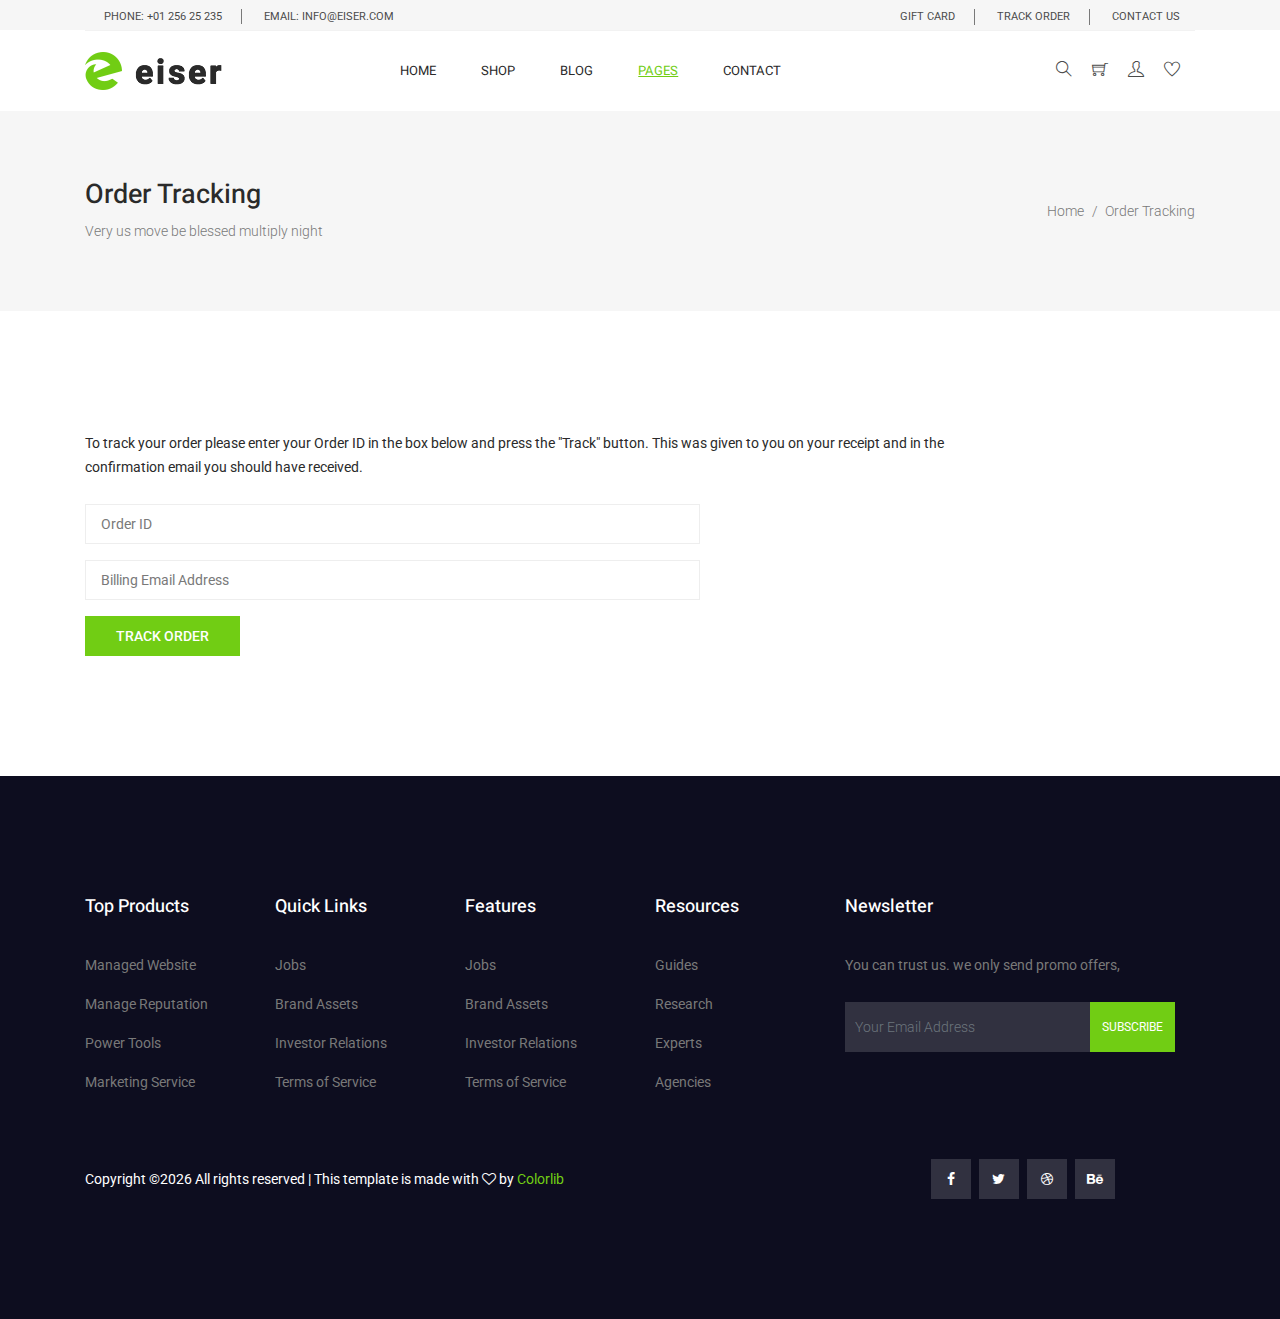
<file: eiser/tracking.html>
<!DOCTYPE html>
<html lang="en">
  <head>
    <!-- Required meta tags -->
    <meta charset="utf-8" />
    <meta
      name="viewport"
      content="width=device-width, initial-scale=1, shrink-to-fit=no"
    />
    <link rel="icon" href="img/favicon.png" type="image/png" />
    <title>Eiser ecommerce</title>
    <!-- Bootstrap CSS -->
    <link rel="stylesheet" href="css/bootstrap.css" />
    <link rel="stylesheet" href="vendors/linericon/style.css" />
    <link rel="stylesheet" href="css/font-awesome.min.css" />
    <link rel="stylesheet" href="css/themify-icons.css" />
    <link rel="stylesheet" href="vendors/owl-carousel/owl.carousel.min.css" />
    <link rel="stylesheet" href="vendors/lightbox/simpleLightbox.css" />
    <link rel="stylesheet" href="vendors/nice-select/css/nice-select.css" />
    <link rel="stylesheet" href="vendors/animate-css/animate.css" />
    <link rel="stylesheet" href="vendors/jquery-ui/jquery-ui.css" />
    <!-- main css -->
    <link rel="stylesheet" href="css/style.css" />
    <link rel="stylesheet" href="css/responsive.css" />
  </head>

  <body>
    <!--================Header Menu Area =================-->
    <header class="header_area">
      <div class="top_menu">
        <div class="container">
          <div class="row">
            <div class="col-lg-7">
              <div class="float-left">
                <p>Phone: +01 256 25 235</p>
                <p>email: info@eiser.com</p>
              </div>
            </div>
            <div class="col-lg-5">
              <div class="float-right">
                <ul class="right_side">
                  <li>
                    <a href="cart.html">
                      gift card
                    </a>
                  </li>
                  <li>
                    <a href="tracking.html">
                      track order
                    </a>
                  </li>
                  <li>
                    <a href="contact.html">
                      Contact Us
                    </a>
                  </li>
                </ul>
              </div>
            </div>
          </div>
        </div>
      </div>
      <div class="main_menu">
        <div class="container">
          <nav class="navbar navbar-expand-lg navbar-light w-100">
            <!-- Brand and toggle get grouped for better mobile display -->
            <a class="navbar-brand logo_h" href="index.html">
              <img src="img/logo.png" alt="" />
            </a>
            <button
              class="navbar-toggler"
              type="button"
              data-toggle="collapse"
              data-target="#navbarSupportedContent"
              aria-controls="navbarSupportedContent"
              aria-expanded="false"
              aria-label="Toggle navigation"
            >
              <span class="icon-bar"></span>
              <span class="icon-bar"></span>
              <span class="icon-bar"></span>
            </button>
            <!-- Collect the nav links, forms, and other content for toggling -->
            <div
              class="collapse navbar-collapse offset w-100"
              id="navbarSupportedContent"
            >
              <div class="row w-100 mr-0">
                <div class="col-lg-7 pr-0">
                  <ul class="nav navbar-nav center_nav pull-right">
                    <li class="nav-item">
                      <a class="nav-link" href="index.html">Home</a>
                    </li>
                    <li class="nav-item submenu dropdown">
                      <a
                        href="#"
                        class="nav-link dropdown-toggle"
                        data-toggle="dropdown"
                        role="button"
                        aria-haspopup="true"
                        aria-expanded="false"
                        >Shop</a
                      >
                      <ul class="dropdown-menu">
                        <li class="nav-item">
                          <a class="nav-link" href="category.html"
                            >Shop Category</a
                          >
                        </li>
                        <li class="nav-item">
                          <a class="nav-link" href="single-product.html"
                            >Product Details</a
                          >
                        </li>
                        <li class="nav-item">
                          <a class="nav-link" href="checkout.html"
                            >Product Checkout</a
                          >
                        </li>
                        <li class="nav-item">
                          <a class="nav-link" href="cart.html">Shopping Cart</a>
                        </li>
                      </ul>
                    </li>
                    <li class="nav-item submenu dropdown">
                      <a
                        href="#"
                        class="nav-link dropdown-toggle"
                        data-toggle="dropdown"
                        role="button"
                        aria-haspopup="true"
                        aria-expanded="false"
                        >Blog</a
                      >
                      <ul class="dropdown-menu">
                        <li class="nav-item">
                          <a class="nav-link" href="blog.html">Blog</a>
                        </li>
                        <li class="nav-item">
                          <a class="nav-link" href="single-blog.html"
                            >Blog Details</a
                          >
                        </li>
                      </ul>
                    </li>
                    <li class="nav-item active submenu dropdown">
                      <a
                        href="#"
                        class="nav-link dropdown-toggle"
                        data-toggle="dropdown"
                        role="button"
                        aria-haspopup="true"
                        aria-expanded="false"
                        >Pages</a
                      >
                      <ul class="dropdown-menu">
                        <li class="nav-item">
                          <a class="nav-link" href="tracking.html">Tracking</a>
                        </li>
                        <li class="nav-item">
                          <a class="nav-link" href="elements.html">Elements</a>
                        </li>
                      </ul>
                    </li>
                    <li class="nav-item">
                      <a class="nav-link" href="contact.html">Contact</a>
                    </li>
                  </ul>
                </div>

                <div class="col-lg-5 pr-0">
                  <ul class="nav navbar-nav navbar-right right_nav pull-right">
                    <li class="nav-item">
                      <a href="#" class="icons">
                        <i class="ti-search" aria-hidden="true"></i>
                      </a>
                    </li>

                    <li class="nav-item">
                      <a href="#" class="icons">
                        <i class="ti-shopping-cart"></i>
                      </a>
                    </li>

                    <li class="nav-item">
                      <a href="#" class="icons">
                        <i class="ti-user" aria-hidden="true"></i>
                      </a>
                    </li>

                    <li class="nav-item">
                      <a href="#" class="icons">
                        <i class="ti-heart" aria-hidden="true"></i>
                      </a>
                    </li>
                  </ul>
                </div>
              </div>
            </div>
          </nav>
        </div>
      </div>
    </header>
    <!--================Header Menu Area =================-->

    <!--================Home Banner Area =================-->
    <section class="banner_area">
      <div class="banner_inner d-flex align-items-center">
        <div class="container">
          <div
            class="banner_content d-md-flex justify-content-between align-items-center"
          >
            <div class="mb-3 mb-md-0">
              <h2>Order Tracking</h2>
              <p>Very us move be blessed multiply night</p>
            </div>
            <div class="page_link">
              <a href="index.html">Home</a>
              <a href="tracking.html">Order Tracking</a>
            </div>
          </div>
        </div>
      </div>
    </section>
    <!--================End Home Banner Area =================-->

    <!--================Tracking Box Area =================-->
    <section class="tracking_box_area section_gap">
        <div class="container">
            <div class="tracking_box_inner">
                <p>To track your order please enter your Order ID in the box below and press the "Track" button. This was given
                    to you on your receipt and in the confirmation email you should have received.</p>
                <form class="row tracking_form" action="#" method="post" novalidate="novalidate">
                    <div class="col-md-12 form-group">
                        <input type="text" class="form-control" id="order" name="order" placeholder="Order ID">
                    </div>
                    <div class="col-md-12 form-group">
                        <input type="email" class="form-control" id="email" name="email" placeholder="Billing Email Address">
                    </div>
                    <div class="col-md-12 form-group">
                        <button type="submit" value="submit" class="btn submit_btn">Track Order</button>
                    </div>
                </form>
            </div>
        </div>
    </section>
    <!--================End Tracking Box Area =================-->

    <!--================ start footer Area  =================-->
    <footer class="footer-area section_gap">
      <div class="container">
        <div class="row">
          <div class="col-lg-2 col-md-6 single-footer-widget">
            <h4>Top Products</h4>
            <ul>
              <li><a href="#">Managed Website</a></li>
              <li><a href="#">Manage Reputation</a></li>
              <li><a href="#">Power Tools</a></li>
              <li><a href="#">Marketing Service</a></li>
            </ul>
          </div>
          <div class="col-lg-2 col-md-6 single-footer-widget">
            <h4>Quick Links</h4>
            <ul>
              <li><a href="#">Jobs</a></li>
              <li><a href="#">Brand Assets</a></li>
              <li><a href="#">Investor Relations</a></li>
              <li><a href="#">Terms of Service</a></li>
            </ul>
          </div>
          <div class="col-lg-2 col-md-6 single-footer-widget">
            <h4>Features</h4>
            <ul>
              <li><a href="#">Jobs</a></li>
              <li><a href="#">Brand Assets</a></li>
              <li><a href="#">Investor Relations</a></li>
              <li><a href="#">Terms of Service</a></li>
            </ul>
          </div>
          <div class="col-lg-2 col-md-6 single-footer-widget">
            <h4>Resources</h4>
            <ul>
              <li><a href="#">Guides</a></li>
              <li><a href="#">Research</a></li>
              <li><a href="#">Experts</a></li>
              <li><a href="#">Agencies</a></li>
            </ul>
          </div>
          <div class="col-lg-4 col-md-6 single-footer-widget">
            <h4>Newsletter</h4>
            <p>You can trust us. we only send promo offers,</p>
            <div class="form-wrap" id="mc_embed_signup">
              <form target="_blank" action="https://spondonit.us12.list-manage.com/subscribe/post?u=1462626880ade1ac87bd9c93a&amp;id=92a4423d01"
                method="get" class="form-inline">
                <input class="form-control" name="EMAIL" placeholder="Your Email Address" onfocus="this.placeholder = ''"
                  onblur="this.placeholder = 'Your Email Address '" required="" type="email">
                <button class="click-btn btn btn-default">Subscribe</button>
                <div style="position: absolute; left: -5000px;">
                  <input name="b_36c4fd991d266f23781ded980_aefe40901a" tabindex="-1" value="" type="text">
                </div>
  
                <div class="info"></div>
              </form>
            </div>
          </div>
        </div>
        <div class="footer-bottom row align-items-center">
          <p class="footer-text m-0 col-lg-8 col-md-12"><!-- Link back to Colorlib can't be removed. Template is licensed under CC BY 3.0. -->
Copyright &copy;<script>document.write(new Date().getFullYear());</script> All rights reserved | This template is made with <i class="fa fa-heart-o" aria-hidden="true"></i> by <a href="https://colorlib.com" target="_blank">Colorlib</a>
<!-- Link back to Colorlib can't be removed. Template is licensed under CC BY 3.0. --></p>
          <div class="col-lg-4 col-md-12 footer-social">
            <a href="#"><i class="fa fa-facebook"></i></a>
            <a href="#"><i class="fa fa-twitter"></i></a>
            <a href="#"><i class="fa fa-dribbble"></i></a>
            <a href="#"><i class="fa fa-behance"></i></a>
          </div>
        </div>
      </div>
    </footer>
    <!--================ End footer Area  =================-->




    <!-- Optional JavaScript -->
    <!-- jQuery first, then Popper.js, then Bootstrap JS -->
    <script src="js/jquery-3.2.1.min.js"></script>
    <script src="js/popper.js"></script>
    <script src="js/bootstrap.min.js"></script>
    <script src="js/stellar.js"></script>
    <script src="vendors/lightbox/simpleLightbox.min.js"></script>
    <script src="vendors/nice-select/js/jquery.nice-select.min.js"></script>
    <script src="vendors/isotope/imagesloaded.pkgd.min.js"></script>
    <script src="vendors/isotope/isotope-min.js"></script>
    <script src="vendors/owl-carousel/owl.carousel.min.js"></script>
    <script src="js/jquery.ajaxchimp.min.js"></script>
    <script src="js/mail-script.js"></script>
    <script src="vendors/jquery-ui/jquery-ui.js"></script>
    <script src="vendors/counter-up/jquery.waypoints.min.js"></script>
    <script src="vendors/counter-up/jquery.counterup.js"></script>
    <script src="js/theme.js"></script>
</body>

</html>
</file>
<file: eiser/vendors/linericon/style.css>
@font-face {
	font-family: 'Linearicons-Free';
	src:url('fonts/Linearicons-Free.eot?w118d');
	src:url('fonts/Linearicons-Free.eot?#iefixw118d') format('embedded-opentype'),
		url('fonts/Linearicons-Free.woff2?w118d') format('woff2'),
		url('fonts/Linearicons-Free.woff?w118d') format('woff'),
		url('fonts/Linearicons-Free.ttf?w118d') format('truetype'),
		url('fonts/Linearicons-Free.svg?w118d#Linearicons-Free') format('svg');
	font-weight: normal;
	font-style: normal;
}

.lnr {
	font-family: 'Linearicons-Free';
	speak: none;
	font-style: normal;
	font-weight: normal;
	font-variant: normal;
	text-transform: none;
	line-height: 1;

	/* Better Font Rendering =========== */
	-webkit-font-smoothing: antialiased;
	-moz-osx-font-smoothing: grayscale;
}

.lnr-home:before {
	content: "\e800";
}
.lnr-apartment:before {
	content: "\e801";
}
.lnr-pencil:before {
	content: "\e802";
}
.lnr-magic-wand:before {
	content: "\e803";
}
.lnr-drop:before {
	content: "\e804";
}
.lnr-lighter:before {
	content: "\e805";
}
.lnr-poop:before {
	content: "\e806";
}
.lnr-sun:before {
	content: "\e807";
}
.lnr-moon:before {
	content: "\e808";
}
.lnr-cloud:before {
	content: "\e809";
}
.lnr-cloud-upload:before {
	content: "\e80a";
}
.lnr-cloud-download:before {
	content: "\e80b";
}
.lnr-cloud-sync:before {
	content: "\e80c";
}
.lnr-cloud-check:before {
	content: "\e80d";
}
.lnr-database:before {
	content: "\e80e";
}
.lnr-lock:before {
	content: "\e80f";
}
.lnr-cog:before {
	content: "\e810";
}
.lnr-trash:before {
	content: "\e811";
}
.lnr-dice:before {
	content: "\e812";
}
.lnr-heart:before {
	content: "\e813";
}
.lnr-star:before {
	content: "\e814";
}
.lnr-star-half:before {
	content: "\e815";
}
.lnr-star-empty:before {
	content: "\e816";
}
.lnr-flag:before {
	content: "\e817";
}
.lnr-envelope:before {
	content: "\e818";
}
.lnr-paperclip:before {
	content: "\e819";
}
.lnr-inbox:before {
	content: "\e81a";
}
.lnr-eye:before {
	content: "\e81b";
}
.lnr-printer:before {
	content: "\e81c";
}
.lnr-file-empty:before {
	content: "\e81d";
}
.lnr-file-add:before {
	content: "\e81e";
}
.lnr-enter:before {
	content: "\e81f";
}
.lnr-exit:before {
	content: "\e820";
}
.lnr-graduation-hat:before {
	content: "\e821";
}
.lnr-license:before {
	content: "\e822";
}
.lnr-music-note:before {
	content: "\e823";
}
.lnr-film-play:before {
	content: "\e824";
}
.lnr-camera-video:before {
	content: "\e825";
}
.lnr-camera:before {
	content: "\e826";
}
.lnr-picture:before {
	content: "\e827";
}
.lnr-book:before {
	content: "\e828";
}
.lnr-bookmark:before {
	content: "\e829";
}
.lnr-user:before {
	content: "\e82a";
}
.lnr-users:before {
	content: "\e82b";
}
.lnr-shirt:before {
	content: "\e82c";
}
.lnr-store:before {
	content: "\e82d";
}
.lnr-cart:before {
	content: "\e82e";
}
.lnr-tag:before {
	content: "\e82f";
}
.lnr-phone-handset:before {
	content: "\e830";
}
.lnr-phone:before {
	content: "\e831";
}
.lnr-pushpin:before {
	content: "\e832";
}
.lnr-map-marker:before {
	content: "\e833";
}
.lnr-map:before {
	content: "\e834";
}
.lnr-location:before {
	content: "\e835";
}
.lnr-calendar-full:before {
	content: "\e836";
}
.lnr-keyboard:before {
	content: "\e837";
}
.lnr-spell-check:before {
	content: "\e838";
}
.lnr-screen:before {
	content: "\e839";
}
.lnr-smartphone:before {
	content: "\e83a";
}
.lnr-tablet:before {
	content: "\e83b";
}
.lnr-laptop:before {
	content: "\e83c";
}
.lnr-laptop-phone:before {
	content: "\e83d";
}
.lnr-power-switch:before {
	content: "\e83e";
}
.lnr-bubble:before {
	content: "\e83f";
}
.lnr-heart-pulse:before {
	content: "\e840";
}
.lnr-construction:before {
	content: "\e841";
}
.lnr-pie-chart:before {
	content: "\e842";
}
.lnr-chart-bars:before {
	content: "\e843";
}
.lnr-gift:before {
	content: "\e844";
}
.lnr-diamond:before {
	content: "\e845";
}
.lnr-linearicons:before {
	content: "\e846";
}
.lnr-dinner:before {
	content: "\e847";
}
.lnr-coffee-cup:before {
	content: "\e848";
}
.lnr-leaf:before {
	content: "\e849";
}
.lnr-paw:before {
	content: "\e84a";
}
.lnr-rocket:before {
	content: "\e84b";
}
.lnr-briefcase:before {
	content: "\e84c";
}
.lnr-bus:before {
	content: "\e84d";
}
.lnr-car:before {
	content: "\e84e";
}
.lnr-train:before {
	content: "\e84f";
}
.lnr-bicycle:before {
	content: "\e850";
}
.lnr-wheelchair:before {
	content: "\e851";
}
.lnr-select:before {
	content: "\e852";
}
.lnr-earth:before {
	content: "\e853";
}
.lnr-smile:before {
	content: "\e854";
}
.lnr-sad:before {
	content: "\e855";
}
.lnr-neutral:before {
	content: "\e856";
}
.lnr-mustache:before {
	content: "\e857";
}
.lnr-alarm:before {
	content: "\e858";
}
.lnr-bullhorn:before {
	content: "\e859";
}
.lnr-volume-high:before {
	content: "\e85a";
}
.lnr-volume-medium:before {
	content: "\e85b";
}
.lnr-volume-low:before {
	content: "\e85c";
}
.lnr-volume:before {
	content: "\e85d";
}
.lnr-mic:before {
	content: "\e85e";
}
.lnr-hourglass:before {
	content: "\e85f";
}
.lnr-undo:before {
	content: "\e860";
}
.lnr-redo:before {
	content: "\e861";
}
.lnr-sync:before {
	content: "\e862";
}
.lnr-history:before {
	content: "\e863";
}
.lnr-clock:before {
	content: "\e864";
}
.lnr-download:before {
	content: "\e865";
}
.lnr-upload:before {
	content: "\e866";
}
.lnr-enter-down:before {
	content: "\e867";
}
.lnr-exit-up:before {
	content: "\e868";
}
.lnr-bug:before {
	content: "\e869";
}
.lnr-code:before {
	content: "\e86a";
}
.lnr-link:before {
	content: "\e86b";
}
.lnr-unlink:before {
	content: "\e86c";
}
.lnr-thumbs-up:before {
	content: "\e86d";
}
.lnr-thumbs-down:before {
	content: "\e86e";
}
.lnr-magnifier:before {
	content: "\e86f";
}
.lnr-cross:before {
	content: "\e870";
}
.lnr-menu:before {
	content: "\e871";
}
.lnr-list:before {
	content: "\e872";
}
.lnr-chevron-up:before {
	content: "\e873";
}
.lnr-chevron-down:before {
	content: "\e874";
}
.lnr-chevron-left:before {
	content: "\e875";
}
.lnr-chevron-right:before {
	content: "\e876";
}
.lnr-arrow-up:before {
	content: "\e877";
}
.lnr-arrow-down:before {
	content: "\e878";
}
.lnr-arrow-left:before {
	content: "\e879";
}
.lnr-arrow-right:before {
	content: "\e87a";
}
.lnr-move:before {
	content: "\e87b";
}
.lnr-warning:before {
	content: "\e87c";
}
.lnr-question-circle:before {
	content: "\e87d";
}
.lnr-menu-circle:before {
	content: "\e87e";
}
.lnr-checkmark-circle:before {
	content: "\e87f";
}
.lnr-cross-circle:before {
	content: "\e880";
}
.lnr-plus-circle:before {
	content: "\e881";
}
.lnr-circle-minus:before {
	content: "\e882";
}
.lnr-arrow-up-circle:before {
	content: "\e883";
}
.lnr-arrow-down-circle:before {
	content: "\e884";
}
.lnr-arrow-left-circle:before {
	content: "\e885";
}
.lnr-arrow-right-circle:before {
	content: "\e886";
}
.lnr-chevron-up-circle:before {
	content: "\e887";
}
.lnr-chevron-down-circle:before {
	content: "\e888";
}
.lnr-chevron-left-circle:before {
	content: "\e889";
}
.lnr-chevron-right-circle:before {
	content: "\e88a";
}
.lnr-crop:before {
	content: "\e88b";
}
.lnr-frame-expand:before {
	content: "\e88c";
}
.lnr-frame-contract:before {
	content: "\e88d";
}
.lnr-layers:before {
	content: "\e88e";
}
.lnr-funnel:before {
	content: "\e88f";
}
.lnr-text-format:before {
	content: "\e890";
}
.lnr-text-format-remove:before {
	content: "\e891";
}
.lnr-text-size:before {
	content: "\e892";
}
.lnr-bold:before {
	content: "\e893";
}
.lnr-italic:before {
	content: "\e894";
}
.lnr-underline:before {
	content: "\e895";
}
.lnr-strikethrough:before {
	content: "\e896";
}
.lnr-highlight:before {
	content: "\e897";
}
.lnr-text-align-left:before {
	content: "\e898";
}
.lnr-text-align-center:before {
	content: "\e899";
}
.lnr-text-align-right:before {
	content: "\e89a";
}
.lnr-text-align-justify:before {
	content: "\e89b";
}
.lnr-line-spacing:before {
	content: "\e89c";
}
.lnr-indent-increase:before {
	content: "\e89d";
}
.lnr-indent-decrease:before {
	content: "\e89e";
}
.lnr-pilcrow:before {
	content: "\e89f";
}
.lnr-direction-ltr:before {
	content: "\e8a0";
}
.lnr-direction-rtl:before {
	content: "\e8a1";
}
.lnr-page-break:before {
	content: "\e8a2";
}
.lnr-sort-alpha-asc:before {
	content: "\e8a3";
}
.lnr-sort-amount-asc:before {
	content: "\e8a4";
}
.lnr-hand:before {
	content: "\e8a5";
}
.lnr-pointer-up:before {
	content: "\e8a6";
}
.lnr-pointer-right:before {
	content: "\e8a7";
}
.lnr-pointer-down:before {
	content: "\e8a8";
}
.lnr-pointer-left:before {
	content: "\e8a9";
}
</file>
<file: eiser/css/themify-icons.css>
@font-face {
	font-family: 'themify';
	src:url('../fonts/themify.eot?-fvbane');
	src:url('../fonts/themify.eot?#iefix-fvbane') format('embedded-opentype'),
		url('../fonts/themify.woff?-fvbane') format('woff'),
		url('../fonts/themify.ttf?-fvbane') format('truetype'),
		url('../fonts/themify.svg?-fvbane#themify') format('svg');
	font-weight: normal;
	font-style: normal;
}

[class^="ti-"], [class*=" ti-"] {
	font-family: 'themify';
	speak: none;
	font-style: normal;
	font-weight: normal;
	font-variant: normal;
	text-transform: none;
	line-height: 1;

	/* Better Font Rendering =========== */
	-webkit-font-smoothing: antialiased;
	-moz-osx-font-smoothing: grayscale;
}

.ti-wand:before {
	content: "\e600";
}
.ti-volume:before {
	content: "\e601";
}
.ti-user:before {
	content: "\e602";
}
.ti-unlock:before {
	content: "\e603";
}
.ti-unlink:before {
	content: "\e604";
}
.ti-trash:before {
	content: "\e605";
}
.ti-thought:before {
	content: "\e606";
}
.ti-target:before {
	content: "\e607";
}
.ti-tag:before {
	content: "\e608";
}
.ti-tablet:before {
	content: "\e609";
}
.ti-star:before {
	content: "\e60a";
}
.ti-spray:before {
	content: "\e60b";
}
.ti-signal:before {
	content: "\e60c";
}
.ti-shopping-cart:before {
	content: "\e60d";
}
.ti-shopping-cart-full:before {
	content: "\e60e";
}
.ti-settings:before {
	content: "\e60f";
}
.ti-search:before {
	content: "\e610";
}
.ti-zoom-in:before {
	content: "\e611";
}
.ti-zoom-out:before {
	content: "\e612";
}
.ti-cut:before {
	content: "\e613";
}
.ti-ruler:before {
	content: "\e614";
}
.ti-ruler-pencil:before {
	content: "\e615";
}
.ti-ruler-alt:before {
	content: "\e616";
}
.ti-bookmark:before {
	content: "\e617";
}
.ti-bookmark-alt:before {
	content: "\e618";
}
.ti-reload:before {
	content: "\e619";
}
.ti-plus:before {
	content: "\e61a";
}
.ti-pin:before {
	content: "\e61b";
}
.ti-pencil:before {
	content: "\e61c";
}
.ti-pencil-alt:before {
	content: "\e61d";
}
.ti-paint-roller:before {
	content: "\e61e";
}
.ti-paint-bucket:before {
	content: "\e61f";
}
.ti-na:before {
	content: "\e620";
}
.ti-mobile:before {
	content: "\e621";
}
.ti-minus:before {
	content: "\e622";
}
.ti-medall:before {
	content: "\e623";
}
.ti-medall-alt:before {
	content: "\e624";
}
.ti-marker:before {
	content: "\e625";
}
.ti-marker-alt:before {
	content: "\e626";
}
.ti-arrow-up:before {
	content: "\e627";
}
.ti-arrow-right:before {
	content: "\e628";
}
.ti-arrow-left:before {
	content: "\e629";
}
.ti-arrow-down:before {
	content: "\e62a";
}
.ti-lock:before {
	content: "\e62b";
}
.ti-location-arrow:before {
	content: "\e62c";
}
.ti-link:before {
	content: "\e62d";
}
.ti-layout:before {
	content: "\e62e";
}
.ti-layers:before {
	content: "\e62f";
}
.ti-layers-alt:before {
	content: "\e630";
}
.ti-key:before {
	content: "\e631";
}
.ti-import:before {
	content: "\e632";
}
.ti-image:before {
	content: "\e633";
}
.ti-heart:before {
	content: "\e634";
}
.ti-heart-broken:before {
	content: "\e635";
}
.ti-hand-stop:before {
	content: "\e636";
}
.ti-hand-open:before {
	content: "\e637";
}
.ti-hand-drag:before {
	content: "\e638";
}
.ti-folder:before {
	content: "\e639";
}
.ti-flag:before {
	content: "\e63a";
}
.ti-flag-alt:before {
	content: "\e63b";
}
.ti-flag-alt-2:before {
	content: "\e63c";
}
.ti-eye:before {
	content: "\e63d";
}
.ti-export:before {
	content: "\e63e";
}
.ti-exchange-vertical:before {
	content: "\e63f";
}
.ti-desktop:before {
	content: "\e640";
}
.ti-cup:before {
	content: "\e641";
}
.ti-crown:before {
	content: "\e642";
}
.ti-comments:before {
	content: "\e643";
}
.ti-comment:before {
	content: "\e644";
}
.ti-comment-alt:before {
	content: "\e645";
}
.ti-close:before {
	content: "\e646";
}
.ti-clip:before {
	content: "\e647";
}
.ti-angle-up:before {
	content: "\e648";
}
.ti-angle-right:before {
	content: "\e649";
}
.ti-angle-left:before {
	content: "\e64a";
}
.ti-angle-down:before {
	content: "\e64b";
}
.ti-check:before {
	content: "\e64c";
}
.ti-check-box:before {
	content: "\e64d";
}
.ti-camera:before {
	content: "\e64e";
}
.ti-announcement:before {
	content: "\e64f";
}
.ti-brush:before {
	content: "\e650";
}
.ti-briefcase:before {
	content: "\e651";
}
.ti-bolt:before {
	content: "\e652";
}
.ti-bolt-alt:before {
	content: "\e653";
}
.ti-blackboard:before {
	content: "\e654";
}
.ti-bag:before {
	content: "\e655";
}
.ti-move:before {
	content: "\e656";
}
.ti-arrows-vertical:before {
	content: "\e657";
}
.ti-arrows-horizontal:before {
	content: "\e658";
}
.ti-fullscreen:before {
	content: "\e659";
}
.ti-arrow-top-right:before {
	content: "\e65a";
}
.ti-arrow-top-left:before {
	content: "\e65b";
}
.ti-arrow-circle-up:before {
	content: "\e65c";
}
.ti-arrow-circle-right:before {
	content: "\e65d";
}
.ti-arrow-circle-left:before {
	content: "\e65e";
}
.ti-arrow-circle-down:before {
	content: "\e65f";
}
.ti-angle-double-up:before {
	content: "\e660";
}
.ti-angle-double-right:before {
	content: "\e661";
}
.ti-angle-double-left:before {
	content: "\e662";
}
.ti-angle-double-down:before {
	content: "\e663";
}
.ti-zip:before {
	content: "\e664";
}
.ti-world:before {
	content: "\e665";
}
.ti-wheelchair:before {
	content: "\e666";
}
.ti-view-list:before {
	content: "\e667";
}
.ti-view-list-alt:before {
	content: "\e668";
}
.ti-view-grid:before {
	content: "\e669";
}
.ti-uppercase:before {
	content: "\e66a";
}
.ti-upload:before {
	content: "\e66b";
}
.ti-underline:before {
	content: "\e66c";
}
.ti-truck:before {
	content: "\e66d";
}
.ti-timer:before {
	content: "\e66e";
}
.ti-ticket:before {
	content: "\e66f";
}
.ti-thumb-up:before {
	content: "\e670";
}
.ti-thumb-down:before {
	content: "\e671";
}
.ti-text:before {
	content: "\e672";
}
.ti-stats-up:before {
	content: "\e673";
}
.ti-stats-down:before {
	content: "\e674";
}
.ti-split-v:before {
	content: "\e675";
}
.ti-split-h:before {
	content: "\e676";
}
.ti-smallcap:before {
	content: "\e677";
}
.ti-shine:before {
	content: "\e678";
}
.ti-shift-right:before {
	content: "\e679";
}
.ti-shift-left:before {
	content: "\e67a";
}
.ti-shield:before {
	content: "\e67b";
}
.ti-notepad:before {
	content: "\e67c";
}
.ti-server:before {
	content: "\e67d";
}
.ti-quote-right:before {
	content: "\e67e";
}
.ti-quote-left:before {
	content: "\e67f";
}
.ti-pulse:before {
	content: "\e680";
}
.ti-printer:before {
	content: "\e681";
}
.ti-power-off:before {
	content: "\e682";
}
.ti-plug:before {
	content: "\e683";
}
.ti-pie-chart:before {
	content: "\e684";
}
.ti-paragraph:before {
	content: "\e685";
}
.ti-panel:before {
	content: "\e686";
}
.ti-package:before {
	content: "\e687";
}
.ti-music:before {
	content: "\e688";
}
.ti-music-alt:before {
	content: "\e689";
}
.ti-mouse:before {
	content: "\e68a";
}
.ti-mouse-alt:before {
	content: "\e68b";
}
.ti-money:before {
	content: "\e68c";
}
.ti-microphone:before {
	content: "\e68d";
}
.ti-menu:before {
	content: "\e68e";
}
.ti-menu-alt:before {
	content: "\e68f";
}
.ti-map:before {
	content: "\e690";
}
.ti-map-alt:before {
	content: "\e691";
}
.ti-loop:before {
	content: "\e692";
}
.ti-location-pin:before {
	content: "\e693";
}
.ti-list:before {
	content: "\e694";
}
.ti-light-bulb:before {
	content: "\e695";
}
.ti-Italic:before {
	content: "\e696";
}
.ti-info:before {
	content: "\e697";
}
.ti-infinite:before {
	content: "\e698";
}
.ti-id-badge:before {
	content: "\e699";
}
.ti-hummer:before {
	content: "\e69a";
}
.ti-home:before {
	content: "\e69b";
}
.ti-help:before {
	content: "\e69c";
}
.ti-headphone:before {
	content: "\e69d";
}
.ti-harddrives:before {
	content: "\e69e";
}
.ti-harddrive:before {
	content: "\e69f";
}
.ti-gift:before {
	content: "\e6a0";
}
.ti-game:before {
	content: "\e6a1";
}
.ti-filter:before {
	content: "\e6a2";
}
.ti-files:before {
	content: "\e6a3";
}
.ti-file:before {
	content: "\e6a4";
}
.ti-eraser:before {
	content: "\e6a5";
}
.ti-envelope:before {
	content: "\e6a6";
}
.ti-download:before {
	content: "\e6a7";
}
.ti-direction:before {
	content: "\e6a8";
}
.ti-direction-alt:before {
	content: "\e6a9";
}
.ti-dashboard:before {
	content: "\e6aa";
}
.ti-control-stop:before {
	content: "\e6ab";
}
.ti-control-shuffle:before {
	content: "\e6ac";
}
.ti-control-play:before {
	content: "\e6ad";
}
.ti-control-pause:before {
	content: "\e6ae";
}
.ti-control-forward:before {
	content: "\e6af";
}
.ti-control-backward:before {
	content: "\e6b0";
}
.ti-cloud:before {
	content: "\e6b1";
}
.ti-cloud-up:before {
	content: "\e6b2";
}
.ti-cloud-down:before {
	content: "\e6b3";
}
.ti-clipboard:before {
	content: "\e6b4";
}
.ti-car:before {
	content: "\e6b5";
}
.ti-calendar:before {
	content: "\e6b6";
}
.ti-book:before {
	content: "\e6b7";
}
.ti-bell:before {
	content: "\e6b8";
}
.ti-basketball:before {
	content: "\e6b9";
}
.ti-bar-chart:before {
	content: "\e6ba";
}
.ti-bar-chart-alt:before {
	content: "\e6bb";
}
.ti-back-right:before {
	content: "\e6bc";
}
.ti-back-left:before {
	content: "\e6bd";
}
.ti-arrows-corner:before {
	content: "\e6be";
}
.ti-archive:before {
	content: "\e6bf";
}
.ti-anchor:before {
	content: "\e6c0";
}
.ti-align-right:before {
	content: "\e6c1";
}
.ti-align-left:before {
	content: "\e6c2";
}
.ti-align-justify:before {
	content: "\e6c3";
}
.ti-align-center:before {
	content: "\e6c4";
}
.ti-alert:before {
	content: "\e6c5";
}
.ti-alarm-clock:before {
	content: "\e6c6";
}
.ti-agenda:before {
	content: "\e6c7";
}
.ti-write:before {
	content: "\e6c8";
}
.ti-window:before {
	content: "\e6c9";
}
.ti-widgetized:before {
	content: "\e6ca";
}
.ti-widget:before {
	content: "\e6cb";
}
.ti-widget-alt:before {
	content: "\e6cc";
}
.ti-wallet:before {
	content: "\e6cd";
}
.ti-video-clapper:before {
	content: "\e6ce";
}
.ti-video-camera:before {
	content: "\e6cf";
}
.ti-vector:before {
	content: "\e6d0";
}
.ti-themify-logo:before {
	content: "\e6d1";
}
.ti-themify-favicon:before {
	content: "\e6d2";
}
.ti-themify-favicon-alt:before {
	content: "\e6d3";
}
.ti-support:before {
	content: "\e6d4";
}
.ti-stamp:before {
	content: "\e6d5";
}
.ti-split-v-alt:before {
	content: "\e6d6";
}
.ti-slice:before {
	content: "\e6d7";
}
.ti-shortcode:before {
	content: "\e6d8";
}
.ti-shift-right-alt:before {
	content: "\e6d9";
}
.ti-shift-left-alt:before {
	content: "\e6da";
}
.ti-ruler-alt-2:before {
	content: "\e6db";
}
.ti-receipt:before {
	content: "\e6dc";
}
.ti-pin2:before {
	content: "\e6dd";
}
.ti-pin-alt:before {
	content: "\e6de";
}
.ti-pencil-alt2:before {
	content: "\e6df";
}
.ti-palette:before {
	content: "\e6e0";
}
.ti-more:before {
	content: "\e6e1";
}
.ti-more-alt:before {
	content: "\e6e2";
}
.ti-microphone-alt:before {
	content: "\e6e3";
}
.ti-magnet:before {
	content: "\e6e4";
}
.ti-line-double:before {
	content: "\e6e5";
}
.ti-line-dotted:before {
	content: "\e6e6";
}
.ti-line-dashed:before {
	content: "\e6e7";
}
.ti-layout-width-full:before {
	content: "\e6e8";
}
.ti-layout-width-default:before {
	content: "\e6e9";
}
.ti-layout-width-default-alt:before {
	content: "\e6ea";
}
.ti-layout-tab:before {
	content: "\e6eb";
}
.ti-layout-tab-window:before {
	content: "\e6ec";
}
.ti-layout-tab-v:before {
	content: "\e6ed";
}
.ti-layout-tab-min:before {
	content: "\e6ee";
}
.ti-layout-slider:before {
	content: "\e6ef";
}
.ti-layout-slider-alt:before {
	content: "\e6f0";
}
.ti-layout-sidebar-right:before {
	content: "\e6f1";
}
.ti-layout-sidebar-none:before {
	content: "\e6f2";
}
.ti-layout-sidebar-left:before {
	content: "\e6f3";
}
.ti-layout-placeholder:before {
	content: "\e6f4";
}
.ti-layout-menu:before {
	content: "\e6f5";
}
.ti-layout-menu-v:before {
	content: "\e6f6";
}
.ti-layout-menu-separated:before {
	content: "\e6f7";
}
.ti-layout-menu-full:before {
	content: "\e6f8";
}
.ti-layout-media-right-alt:before {
	content: "\e6f9";
}
.ti-layout-media-right:before {
	content: "\e6fa";
}
.ti-layout-media-overlay:before {
	content: "\e6fb";
}
.ti-layout-media-overlay-alt:before {
	content: "\e6fc";
}
.ti-layout-media-overlay-alt-2:before {
	content: "\e6fd";
}
.ti-layout-media-left-alt:before {
	content: "\e6fe";
}
.ti-layout-media-left:before {
	content: "\e6ff";
}
.ti-layout-media-center-alt:before {
	content: "\e700";
}
.ti-layout-media-center:before {
	content: "\e701";
}
.ti-layout-list-thumb:before {
	content: "\e702";
}
.ti-layout-list-thumb-alt:before {
	content: "\e703";
}
.ti-layout-list-post:before {
	content: "\e704";
}
.ti-layout-list-large-image:before {
	content: "\e705";
}
.ti-layout-line-solid:before {
	content: "\e706";
}
.ti-layout-grid4:before {
	content: "\e707";
}
.ti-layout-grid3:before {
	content: "\e708";
}
.ti-layout-grid2:before {
	content: "\e709";
}
.ti-layout-grid2-thumb:before {
	content: "\e70a";
}
.ti-layout-cta-right:before {
	content: "\e70b";
}
.ti-layout-cta-left:before {
	content: "\e70c";
}
.ti-layout-cta-center:before {
	content: "\e70d";
}
.ti-layout-cta-btn-right:before {
	content: "\e70e";
}
.ti-layout-cta-btn-left:before {
	content: "\e70f";
}
.ti-layout-column4:before {
	content: "\e710";
}
.ti-layout-column3:before {
	content: "\e711";
}
.ti-layout-column2:before {
	content: "\e712";
}
.ti-layout-accordion-separated:before {
	content: "\e713";
}
.ti-layout-accordion-merged:before {
	content: "\e714";
}
.ti-layout-accordion-list:before {
	content: "\e715";
}
.ti-ink-pen:before {
	content: "\e716";
}
.ti-info-alt:before {
	content: "\e717";
}
.ti-help-alt:before {
	content: "\e718";
}
.ti-headphone-alt:before {
	content: "\e719";
}
.ti-hand-point-up:before {
	content: "\e71a";
}
.ti-hand-point-right:before {
	content: "\e71b";
}
.ti-hand-point-left:before {
	content: "\e71c";
}
.ti-hand-point-down:before {
	content: "\e71d";
}
.ti-gallery:before {
	content: "\e71e";
}
.ti-face-smile:before {
	content: "\e71f";
}
.ti-face-sad:before {
	content: "\e720";
}
.ti-credit-card:before {
	content: "\e721";
}
.ti-control-skip-forward:before {
	content: "\e722";
}
.ti-control-skip-backward:before {
	content: "\e723";
}
.ti-control-record:before {
	content: "\e724";
}
.ti-control-eject:before {
	content: "\e725";
}
.ti-comments-smiley:before {
	content: "\e726";
}
.ti-brush-alt:before {
	content: "\e727";
}
.ti-youtube:before {
	content: "\e728";
}
.ti-vimeo:before {
	content: "\e729";
}
.ti-twitter:before {
	content: "\e72a";
}
.ti-time:before {
	content: "\e72b";
}
.ti-tumblr:before {
	content: "\e72c";
}
.ti-skype:before {
	content: "\e72d";
}
.ti-share:before {
	content: "\e72e";
}
.ti-share-alt:before {
	content: "\e72f";
}
.ti-rocket:before {
	content: "\e730";
}
.ti-pinterest:before {
	content: "\e731";
}
.ti-new-window:before {
	content: "\e732";
}
.ti-microsoft:before {
	content: "\e733";
}
.ti-list-ol:before {
	content: "\e734";
}
.ti-linkedin:before {
	content: "\e735";
}
.ti-layout-sidebar-2:before {
	content: "\e736";
}
.ti-layout-grid4-alt:before {
	content: "\e737";
}
.ti-layout-grid3-alt:before {
	content: "\e738";
}
.ti-layout-grid2-alt:before {
	content: "\e739";
}
.ti-layout-column4-alt:before {
	content: "\e73a";
}
.ti-layout-column3-alt:before {
	content: "\e73b";
}
.ti-layout-column2-alt:before {
	content: "\e73c";
}
.ti-instagram:before {
	content: "\e73d";
}
.ti-google:before {
	content: "\e73e";
}
.ti-github:before {
	content: "\e73f";
}
.ti-flickr:before {
	content: "\e740";
}
.ti-facebook:before {
	content: "\e741";
}
.ti-dropbox:before {
	content: "\e742";
}
.ti-dribbble:before {
	content: "\e743";
}
.ti-apple:before {
	content: "\e744";
}
.ti-android:before {
	content: "\e745";
}
.ti-save:before {
	content: "\e746";
}
.ti-save-alt:before {
	content: "\e747";
}
.ti-yahoo:before {
	content: "\e748";
}
.ti-wordpress:before {
	content: "\e749";
}
.ti-vimeo-alt:before {
	content: "\e74a";
}
.ti-twitter-alt:before {
	content: "\e74b";
}
.ti-tumblr-alt:before {
	content: "\e74c";
}
.ti-trello:before {
	content: "\e74d";
}
.ti-stack-overflow:before {
	content: "\e74e";
}
.ti-soundcloud:before {
	content: "\e74f";
}
.ti-sharethis:before {
	content: "\e750";
}
.ti-sharethis-alt:before {
	content: "\e751";
}
.ti-reddit:before {
	content: "\e752";
}
.ti-pinterest-alt:before {
	content: "\e753";
}
.ti-microsoft-alt:before {
	content: "\e754";
}
.ti-linux:before {
	content: "\e755";
}
.ti-jsfiddle:before {
	content: "\e756";
}
.ti-joomla:before {
	content: "\e757";
}
.ti-html5:before {
	content: "\e758";
}
.ti-flickr-alt:before {
	content: "\e759";
}
.ti-email:before {
	content: "\e75a";
}
.ti-drupal:before {
	content: "\e75b";
}
.ti-dropbox-alt:before {
	content: "\e75c";
}
.ti-css3:before {
	content: "\e75d";
}
.ti-rss:before {
	content: "\e75e";
}
.ti-rss-alt:before {
	content: "\e75f";
}
</file>
<file: eiser/css/flaticon.css>
/*
  	Flaticon icon font: Flaticon
  	Creation date: 03/03/2019 05:22
  	*/

	@font-face {
	    font-family: "Flaticon";
	    src: url("../fonts/Flaticon.eot");
	    src: url("../fonts/Flaticon.eot?#iefix") format("embedded-opentype"), url("../fonts/Flaticon.woff2") format("woff2"), url("../fonts/Flaticon.woff") format("woff"), url("../fonts/Flaticon.ttf") format("truetype"), url("../fonts/Flaticon.svg#Flaticon") format("svg");
	    font-weight: normal;
	    font-style: normal;
	}

	@media screen and (-webkit-min-device-pixel-ratio:0) {
	    @font-face {
	        font-family: "Flaticon";
	        src: url("./Flaticon.svg#Flaticon") format("svg");
	    }
	}

	[class^="flaticon-"]:before,
	[class*=" flaticon-"]:before,
	[class^="flaticon-"]:after,
	[class*=" flaticon-"]:after {
	    font-family: Flaticon;
      font-size: 32px;
      color: #2a2a2a;
	    font-style: normal;
	    margin-left: 0px;
	}

	.flaticon-money:before {
	    content: "\f100";
	}

	.flaticon-truck:before {
	    content: "\f101";
	}

	.flaticon-support:before {
	    content: "\f102";
	}

	.flaticon-blockchain:before {
	    content: "\f103";
	}
</file>
<file: eiser/vendors/nice-select/css/nice-select.css>
.nice-select {
  -webkit-tap-highlight-color: transparent;
  background-color: #fff;
  border-radius: 5px;
  border: solid 1px #e8e8e8;
  box-sizing: border-box;
  clear: both;
  cursor: pointer;
  display: block;
  float: left;
  font-family: inherit;
  font-size: 14px;
  font-weight: normal;
  height: 42px;
  line-height: 40px;
  outline: none;
  padding-left: 18px;
  padding-right: 30px;
  position: relative;
  text-align: left !important;
  -webkit-transition: all 0.2s ease-in-out;
  transition: all 0.2s ease-in-out;
  -webkit-user-select: none;
     -moz-user-select: none;
      -ms-user-select: none;
          user-select: none;
  white-space: nowrap;
  width: auto; }
  .nice-select:hover {
    border-color: #dbdbdb; }
  .nice-select:active, .nice-select.open, .nice-select:focus {
    border-color: #999; }
  .nice-select:after {
    border-bottom: 2px solid #999;
    border-right: 2px solid #999;
    content: '';
    display: block;
    height: 5px;
    margin-top: -4px;
    pointer-events: none;
    position: absolute;
    right: 12px;
    top: 50%;
    -webkit-transform-origin: 66% 66%;
        -ms-transform-origin: 66% 66%;
            transform-origin: 66% 66%;
    -webkit-transform: rotate(45deg);
        -ms-transform: rotate(45deg);
            transform: rotate(45deg);
    -webkit-transition: all 0.15s ease-in-out;
    transition: all 0.15s ease-in-out;
    width: 5px; }
  .nice-select.open:after {
    -webkit-transform: rotate(-135deg);
        -ms-transform: rotate(-135deg);
            transform: rotate(-135deg); }
  .nice-select.open .list {
    opacity: 1;
    pointer-events: auto;
    -webkit-transform: scale(1) translateY(0);
        -ms-transform: scale(1) translateY(0);
            transform: scale(1) translateY(0); }
  .nice-select.disabled {
    border-color: #ededed;
    color: #999;
    pointer-events: none; }
    .nice-select.disabled:after {
      border-color: #cccccc; }
  .nice-select.wide {
    width: 100%; }
    .nice-select.wide .list {
      left: 0 !important;
      right: 0 !important; }
  .nice-select.right {
    float: right; }
    .nice-select.right .list {
      left: auto;
      right: 0; }
  .nice-select.small {
    font-size: 12px;
    height: 36px;
    line-height: 34px; }
    .nice-select.small:after {
      height: 4px;
      width: 4px; }
    .nice-select.small .option {
      line-height: 34px;
      min-height: 34px; }
  .nice-select .list {
    background-color: #fff;
    border-radius: 5px;
    box-shadow: 0 0 0 1px rgba(68, 68, 68, 0.11);
    box-sizing: border-box;
    margin-top: 4px;
    opacity: 0;
    overflow: hidden;
    padding: 0;
    pointer-events: none;
    position: absolute;
    top: 100%;
    left: 0;
    -webkit-transform-origin: 50% 0;
        -ms-transform-origin: 50% 0;
            transform-origin: 50% 0;
    -webkit-transform: scale(0.75) translateY(-21px);
        -ms-transform: scale(0.75) translateY(-21px);
            transform: scale(0.75) translateY(-21px);
    -webkit-transition: all 0.2s cubic-bezier(0.5, 0, 0, 1.25), opacity 0.15s ease-out;
    transition: all 0.2s cubic-bezier(0.5, 0, 0, 1.25), opacity 0.15s ease-out;
    z-index: 9; }
    .nice-select .list:hover .option:not(:hover) {
      background-color: transparent !important; }
  .nice-select .option {
    cursor: pointer;
    font-weight: 400;
    line-height: 40px;
    list-style: none;
    min-height: 40px;
    outline: none;
    padding-left: 18px;
    padding-right: 29px;
    text-align: left;
    -webkit-transition: all 0.2s;
    transition: all 0.2s; }
    .nice-select .option:hover, .nice-select .option.focus, .nice-select .option.selected.focus {
      background-color: #f6f6f6; }
    .nice-select .option.selected {
      font-weight: bold; }
    .nice-select .option.disabled {
      background-color: transparent;
      color: #999;
      cursor: default; }

.no-csspointerevents .nice-select .list {
  display: none; }

.no-csspointerevents .nice-select.open .list {
  display: block; }
</file>
<file: eiser/css/style.css>
@import url("https://fonts.googleapis.com/css?family=Heebo:300,400,500,700|Roboto:300,400,500");body{line-height:24px;font-size:14px;font-family:"Roboto",sans-serif;font-weight:normal;color:#797979}h1,h2,h3,h4,h5,h6{font-family:"Heebo",sans-serif;color:#2a2a2a;font-weight:500}button:focus{outline:none;box-shadow:none}del{color:#797979;font-size:14px;font-weight:300;font-family:"Heebo",sans-serif}.list{list-style:none;margin:0px;padding:0px}a{text-decoration:none;transition:all 0.3s ease-in-out}a:hover,a:focus{text-decoration:none;outline:none}ul{list-style-type:none;margin:0;padding:0}.mt-40{margin-top:40px}.mb-20{margin-bottom:20px}.mb-40{} .dropdown-shadow{box-shadow: 0 4px 8px 0 rgba(0, 0, 0, 0.2), 0 6px 20px 0 rgba(0, 0, 0, 0.19) !important;} .social-links{font-size: 20px;}.followers{background: #e6e5e5;padding-top: 24px;
    padding-bottom: 20px; text-align: center;display: block;border: none;margin-bottom: 50px;}.followers span{font-size: 20px;} .followers span>span{padding: 9px;}.logo-color:hover{font-size:25px;transform: scale(1.2);line-height:16px;transition: all 200ms ease-out 0s;}.logo-color:before{color:#71cd14;overflow: hidden;}.section_gaps{padding:10px 0px 70px 0px}.section_gap_feat {padding:0px 0px 50px 0px}.section_gap_highlight{padding:10px 0px 95px 0px}.profile-img{padding:15px 0px 15px 0px!important;}.new_padding{padding: 35px 15px 100px 15px !important;}.stat-design{text-align: left;font-family: themify;margin-left: 10px;font-size: 22px !important;}.img-fluid-content{max-width: 90%;height: 250px;object-fit: cover;}.desc-style h4{font-family: Abril Fatface;margin-bottom: 10px !important;font-weight: 600 !important;}.desc-style h5{font-size: 20px !important; font-family: themify;}.contact-list li{list-style: none;font-size: 16px;line-height: 25px;}.contact-list li span{font-weight: 500;text-decoration:underline}.footer-top{position: relative;
        top: 0;
        color: #f0e9ff;
        background-color: #1e1e31;
        width: 100%;
        font-size: 16px;
        text-align: center;
        font-weight: 500;
        cursor: pointer;
        padding: 10px;}
.filter-control {
    text-align: center;
    
  }
  
  .filter-control ul li {
      list-style: none;
      display: inline-block;
      font-size: 20px;
      color: #5f5f5f;
      margin-right: 7px;
      position: relative;
      cursor: pointer;
  }
  
  .filter-control ul li.active {
      color: #f0e9ff;
      background-color: #71cd14;
  }
  
  .filter-control ul li.active:before {
      opacity: 1;
  }
  
  .filter-control ul li:before {
      position: absolute;
      left: 0;
      bottom: -3px;
      width: 100%;
      height: 2px;
      /* background: #171717; */
      content: "";
      opacity: 0;
  }
  
  .filter-control ul li:last-child {
      margin-right: 0;
  }
  .pill{
    border: none;
    padding: 7px 15px;
    text-align: center;
    text-decoration: none;
    display: inline-block;
    margin: 4px 2px;
    cursor: pointer;
    border-radius: 25px;
  }
  
.section_gap{padding:120px 0px}@media (max-width: 991px){.section_gap{padding:80px 0px}}.section_gap_bottom_custom{padding-bottom:70px}@media (max-width: 991px){.section_gap_bottom_custom{padding-bottom:30px}}.section_gap_top{padding-top:10px}@media (max-width: 1224px){.section_gap_top{padding-top:10px}}.main_title{text-align:center;margin-bottom:25px}@media (max-width: 991px){.main_title{margin-bottom:25px}}.main_title h2{font-size:24px;color:#2a2a2a;margin-bottom:10px;font-weight:700;text-transform:uppercase}.main_title h2 span{position:relative;display:inline-block}.main_title h2 span:after{content:'';position:absolute;left:0px;bottom:-2px;width:100%;height:2px;background:#ebedee}.main_title p{font-size:14px;font-family:"Roboto",sans-serif;font-weight:normal;line-height:24px;color:#797979;margin-bottom:0px}.active{color:#71cd14}.header_area{position:relative;width:100%;top:0;left:0;z-index:99;transition:background 0.4s, all 0.3s linear}.header_area .main_menu{background:#ffffff}.header_area .navbar{padding:0px;border:0px;border-radius:0px;border-top:1px solid rgba(221,221,221,0.38)}.header_area .navbar .right_nav .nav-item{margin:0 !important}.header_area .navbar .icons{font-size:16px;line-height:80px;display:inline-block;color:#4a4a4a;margin-left:20px;text-align:center;transition:all 300ms linear 0s}.header_area .navbar .icons:hover{color:#71cd14}@media (max-width: 992px){.header_area .navbar .nav{float:left}}.header_area .navbar .nav .nav-item{margin-right:45px}.header_area .navbar .nav .nav-item .nav-link{font:400 13px/80px "Heebo",sans-serif;text-transform:uppercase;color:#2a2a2a;padding:0px;display:inline-block}.header_area .navbar .nav .nav-item .nav-link:after{display:none}.header_area .navbar .nav .nav-item:hover .nav-link,.header_area .navbar .nav .nav-item.active .nav-link{color:#71cd14;text-decoration: underline;}.header_area .navbar .nav .nav-item.submenu{position:relative}.header_area .navbar .nav .nav-item.submenu ul{border:none;padding:0px;border-radius:0px;box-shadow:none;margin:0px;background:#fff}@media (min-width: 992px){.header_area .navbar .nav .nav-item.submenu ul{position:absolute;top:120%;left:0px;min-width:200px;text-align:left;opacity:0;transition:all 300ms ease-in;visibility:hidden;display:block;border:none;padding:0px;border-radius:0px}}.header_area .navbar .nav .nav-item.submenu ul:before{content:"";width:0;height:0;border-style:solid;border-width:10px 10px 0 10px;border-color:#eeeeee transparent transparent transparent;position:absolute;right:24px;top:45px;z-index:3;opacity:0;transition:all 400ms linear}.header_area .navbar .nav .nav-item.submenu ul .nav-item{display:block;float:none;margin-right:0px;border-bottom:1px solid #ededed;margin-left:0px;transition:all 0.4s linear}.header_area .navbar .nav .nav-item.submenu ul .nav-item .nav-link{line-height:45px;color:#2a2a2a;padding:0px 30px;transition:all 150ms linear;display:block;margin-right:0px}.header_area .navbar .nav .nav-item.submenu ul .nav-item:last-child{border-bottom:none}.header_area .navbar .nav .nav-item.submenu ul .nav-item:hover .nav-link{background:#71cd14;color:#fff}@media (min-width: 992px){.header_area .navbar .nav .nav-item.submenu:hover ul{visibility:visible;opacity:1;top:100%}}.header_area .navbar .nav .nav-item.submenu:hover ul .nav-item{margin-top:0px}.header_area .navbar .nav .nav-item:last-child{margin-right:0px}.header_area .navbar .nav.navbar-nav.navbar-right li{margin-left:25px;margin-right:0px}.header_area .navbar .nav.navbar-nav.navbar-right li:first-child{margin-left:35px}@media (max-width: 992px){.header_area .navbar .nav.navbar-nav.navbar-right{-ms-flex-direction:row;flex-direction:row;margin-bottom:20px}.header_area .navbar .nav.navbar-nav.navbar-right .icons{background:#e4e4e4;margin-right:2px;line-height:50px;min-width:50px;min-height:50px}}.header_area .navbar .search{font-size:14px;line-height:80px;display:inline-block;color:#2a2a2a}.header_area .navbar .search i{font-weight:600}.header_area .navbar .cart{color:#2a2a2a;font-size:14px;line-height:80px}.header_area .navbar .cart i{font-weight:600}.header_area.navbar_fixed .main_menu{position:fixed;width:100%;top:-70px;left:0;right:0;transform:translateY(70px);transition:transform 500ms ease, background 500ms ease;-webkit-transition:transform 500ms ease, background 500ms ease;box-shadow:0px 3px 16px 0px rgba(0,0,0,0.1)}.header_area.navbar_fixed .main_menu .navbar .nav .nav-item .nav-link{line-height:70px}.top_menu{background:#f6f6f6;height:30px;line-height:16px}.top_menu .float-left{padding:7px 0}.top_menu .float-left p{display:inline-block;line-height:15px;color:#4a4a4a;font-size:11px;font-family:"Roboto",sans-serif;font-weight:400;margin:0px;text-transform:uppercase;border-right:1px solid #797979;padding:0px 19px}.top_menu .float-left p:last-child{border-right:0px}.top_menu .right_side{margin-bottom:0px;padding:7px 0}.top_menu .right_side li{display:inline-block}.top_menu .right_side li:last-child a{padding-right:15px;border-right:0px}.top_menu .right_side li a{font-size:11px;color:#4a4a4a;display:inline-block;border-right:1px solid #797979;transition:all 300ms linear 0s;text-transform:uppercase;padding:0px 19px}.top_menu .right_side li:hover a{color:#71cd14}.top_menu .ac_btn{line-height:28px;border:1px solid #eeeeee;display:inline-block;background:#f6f6f6;padding:0px 19px;font-size:12px;font-family:"Roboto",sans-serif;font-weight:500;color:#797979;transition:all 300ms linear 0s;margin-right:1px;margin-top:8px}.top_menu .ac_btn:hover{background:#71cd14;color:#fff;border-color:#71cd14}.top_menu .dn_btn{line-height:28px;border:1px solid #71cd14;display:inline-block;background:#71cd14;padding:0px 19px;font-size:12px;font-family:"Roboto",sans-serif;font-weight:500;color:#fff;transition:all 300ms linear 0s;margin-top:8px;border-radius:3px}.top_menu .dn_btn:hover{background:transparent;color:#2a2a2a;border-color:#71cd14}.top_menu .lan_pack{height:30px;border:1px solid #eeeeee;border-radius:3px;line-height:28px;font-size:12px;font-family:"Roboto",sans-serif;font-weight:500;padding-left:19px;padding-right:36px;color:#797979;background:#f6f6f6;margin-right:5px;margin-top:8px}.top_menu .lan_pack .current{color:#797979}.top_menu .lan_pack:after{content:"\f0d7";border:none !important;font:normal normal normal 12px/1 FontAwesome;transform:rotate(0deg);height:auto;margin-top:-6px;right:20px}.home_banner_area{background:url(../img/banner/banner-bg.jpg) no-repeat center bottom;background-size:cover;position:relative;z-index:1;min-height:790px}@media (max-width: 767px){.home_banner_area{background-position:initial}}.home_banner_area .banner_inner{position:relative;width:100%;min-height:790px}.home_banner_area .banner_inner .banner_content .sub{font-size:14px;font-weight:500;color:#ffffff;margin-bottom:10px}.home_banner_area .banner_inner .banner_content h3{font-size:52px;font-family:"Roboto",sans-serif;font-weight:700;line-height:60px;margin-bottom:15px;color:#ffffff}.home_banner_area .banner_inner .banner_content h3 span{color:#71cd14}.home_banner_area .banner_inner .banner_content h4{font-size:18px;font-family:"Heebo",sans-serif;font-weight:300;color:#ffffff;margin-bottom:0px}.home_banner_area .banner_inner .banner_content .white_bg_btn{margin-top:45px;line-height:50px;border-radius:5px;display:inline-block;font-weight:500;font-size:14px;box-shadow:0px 10px 20px 0px rgba(0,0,0,0.1)}.home_banner_area .banner_inner .banner_content .halemet_img{text-align:right}.blog_banner{min-height:780px;position:relative;z-index:1;overflow:hidden;margin-bottom:0px}.blog_banner .banner_inner{background:#04091e;position:relative;overflow:hidden;width:100%;z-index:1}.blog_banner .banner_inner .overlay{background:url(../img/banner/banner-2.jpg) no-repeat scroll center center;opacity:0.5;height:125%;position:absolute;left:0px;top:0px;width:100%;z-index:-1}.blog_banner .banner_inner .blog_b_text{max-width:700px;margin:auto;color:#fff;margin-top:40px}.blog_banner .banner_inner .blog_b_text h2{font-size:60px;font-weight:500;font-family:"Roboto",sans-serif;line-height:66px;margin-bottom:15px}.blog_banner .banner_inner .blog_b_text p{font-size:16px;margin-bottom:35px}.blog_banner .banner_inner .blog_b_text .white_bg_btn{line-height:42px;padding:0px 45px}.banner_area{position:relative;z-index:1;min-height:200px}.banner_area .banner_inner{position:relative;overflow:hidden;width:100%;min-height:200px;background:#f6f6f6;z-index:1}.banner_area .banner_inner .banner_content{position:relative;z-index:10}.banner_area .banner_inner .banner_content h2{font-size:27px;font-weight:500}.banner_area .banner_inner .banner_content p{margin-bottom:0px;font-weight:300}.banner_area .banner_inner .banner_content .page_link a{font-size:14px;font-weight:300;color:#797979;font-family:"Roboto",sans-serif;margin-right:18px;position:relative}.banner_area .banner_inner .banner_content .page_link a:before{content:"/";font-size:14px;position:absolute;right:-14px;top:50%;transform:translateY(-50%)}.banner_area .banner_inner .banner_content .page_link a:last-child{margin-right:0px}.banner_area .banner_inner .banner_content .page_link a:last-child:before{display:none}.banner_area .banner_inner .banner_content .page_link a:hover{color:#71cd14}.offer_area{background:url(../img/offer-bg.png) no-repeat center;background-size:cover}@media (max-width: 991px){.offer_area{background:#f6f6f6}}.offer_content{padding:132px 0px}@media (max-width: 991px){.offer_content{padding:100px 0px}}.offer_content h3{font-size:24px;font-weight:300;color:#4a4a4a}.offer_content h2{font-size:100px;line-height:80px;color:#2a2a2a;margin-bottom:0px;font-weight:700}@media (max-width: 767px){.offer_content h2{font-size:60px;line-height:60px}}.offer_content p{margin-bottom:0px}.single-feature{padding:30px 15px;text-align:center;border:1px solid #eff2f3;margin-bottom:50px}.single-feature h3{font-size:15px;font-weight:500;text-transform:uppercase;margin-top:25px}.single-feature .title i{color:#4a4a4a;font-weight:500;font-size:24px;display:inline-block}.single-feature p{margin-bottom:0px;margin-top:10px}.blog-area{padding-bottom:110px}@media (max-width: 991px){.blog-area{padding-bottom:50px}}.single-blog{margin-bottom:30px;transition:all 300ms linear 0s}.single-blog p{margin-bottom:0px}.single-blog .thumb{overflow:hidden}.single-blog .thumb img{width:100%;transition:all 300ms linear 0s}.single-blog .short_details{padding:32px 0px 37px;transition:all 300ms linear 0s}.single-blog .meta-top a{display:inline-block;color:#797979;margin-right:30px;font-weight:300;transition:all 300ms linear 0s}.single-blog .meta-top a i{margin-right:10px;position:relative;top:2px}.single-blog .meta-top a:hover{color:#71cd14}.single-blog h4{font-size:20px;margin-top:20px;margin-bottom:15px;line-height:30px;transition:all 300ms linear 0s}@media (max-width: 991px){.single-blog h4{margin-top:20px;margin-bottom:8px}}.single-blog h4 a{color:#2a2a2a}.single-blog .text-wrap{margin-bottom:22px}.single-blog .text-wrap p{font-size:15px}.single-blog .blog_btn{font-size:12px;font-weight:500;text-transform:uppercase;color:#2a2a2a}.single-blog:hover img{transform:scale(1.1)}.single-blog:hover h4{color:#71cd14}.single-blog:hover .blog_btn{color:#71cd14}.l_blog_item .l_blog_text .date{margin-top:24px;margin-bottom:15px}.l_blog_item .l_blog_text .date a{font-size:12px}.l_blog_item .l_blog_text h4{font-size:18px;color:#2a2a2a;border-bottom:1px solid #eeeeee;margin-bottom:0px;padding-bottom:20px;transition:all 300ms linear 0s}.l_blog_item .l_blog_text h4:hover{color:#71cd14}.l_blog_item .l_blog_text p{margin-bottom:0px;padding-top:20px}.causes_slider .owl-dots{text-align:center;margin-top:80px}.causes_slider .owl-dots .owl-dot{height:14px;width:14px;background:#eeeeee;display:inline-block;margin-right:7px}.causes_slider .owl-dots .owl-dot:last-child{margin-right:0px}.causes_slider .owl-dots .owl-dot.active{background:#71cd14}.causes_item{background:#fff}.causes_item .causes_img{position:relative}.causes_item .causes_img .c_parcent{position:absolute;bottom:0px;width:100%;left:0px;height:3px;background:rgba(255,255,255,0.5)}.causes_item .causes_img .c_parcent span{width:70%;height:3px;background:#71cd14;position:absolute;left:0px;bottom:0px}.causes_item .causes_img .c_parcent span:before{content:"75%";position:absolute;right:-10px;bottom:0px;background:#71cd14;color:#fff;padding:0px 5px}.causes_item .causes_text{padding:30px 35px 40px 30px}.causes_item .causes_text h4{color:#2a2a2a;font-size:18px;font-weight:600;margin-bottom:15px;cursor:pointer}.causes_item .causes_text h4:hover{color:#71cd14}.causes_item .causes_text p{font-size:14px;line-height:24px;font-weight:300;margin-bottom:0px}.causes_item .causes_bottom a{width:50%;border:1px solid #71cd14;text-align:center;float:left;line-height:50px;background:#71cd14;color:#fff;font-size:14px;font-weight:500}.causes_item .causes_bottom a+a{border-color:#eeeeee;background:#fff;font-size:14px;color:#2a2a2a}.latest_blog_area{background:#f9f9ff}.single-recent-blog-post{margin-bottom:30px}.single-recent-blog-post .thumb{overflow:hidden}.single-recent-blog-post .thumb img{transition:all 0.7s linear}.single-recent-blog-post .details{padding-top:30px}.single-recent-blog-post .details .sec_h4{line-height:24px;padding:10px 0px 13px;transition:all 0.3s linear}.single-recent-blog-post .date{font-size:14px;line-height:24px;font-weight:400}.single-recent-blog-post:hover img{transform:scale(1.23) rotate(10deg)}.tags .tag_btn{font-size:12px;font-weight:500;line-height:20px;border:1px solid #eeeeee;display:inline-block;padding:1px 18px;text-align:center;color:#2a2a2a}.tags .tag_btn:before{background:#71cd14}.tags .tag_btn+.tag_btn{margin-left:2px}.blog_categorie_area{padding-top:30px;padding-bottom:30px}@media (min-width: 900px){.blog_categorie_area{padding-top:80px;padding-bottom:80px}}@media (min-width: 1100px){.blog_categorie_area{padding-top:120px;padding-bottom:120px}}.categories_post{position:relative;text-align:center;cursor:pointer}.categories_post img{max-width:100%}.categories_post .categories_details{position:absolute;top:20px;left:20px;right:20px;bottom:20px;background:rgba(34,34,34,0.75);color:#fff;transition:all 0.3s linear;display:flex;align-items:center;justify-content:center}.categories_post .categories_details h5{margin-bottom:0px;font-size:18px;line-height:26px;text-transform:uppercase;color:#fff;position:relative}.categories_post .categories_details p{font-weight:300;font-size:14px;line-height:26px;margin-bottom:0px}.categories_post .categories_details .border_line{margin:10px 0px;background:#fff;width:100%;height:1px}.categories_post:hover .categories_details{background:rgba(222,99,32,0.85)}.blog_item{margin-bottom:50px}.blog_details{padding:30px 0 20px 10px;box-shadow:0px 10px 20px 0px rgba(221,221,221,0.3)}@media (min-width: 768px){.blog_details{padding:60px 30px 35px 35px}}.blog_details p{margin-bottom:30px;font-size: 17px;}.blog_details h2{font-size:18px;font-weight:600;margin-bottom:8px}@media (min-width: 768px){.blog_details h2{font-size:24px;margin-bottom:15px}}.blog-info-link li{float:left;font-size:14px}.blog-info-link li a{color:#999999}.blog-info-link li i,.blog-info-link li span{font-size:13px;margin-right:5px}.blog-info-link li::after{content:"|";padding-left:10px;padding-right:10px}.blog-info-link li:last-child::after{display:none}.blog-info-link::after{content:"";display:block;clear:both;display:table}.blog_item_img{position:relative}.blog_item_img .blog_item_date{position:absolute;bottom:-10px;left:10px;display:block;color:#fff;background:#71cd14;padding:8px 15px;border-radius:5px}@media (min-width: 768px){.blog_item_img .blog_item_date{bottom:-20px;left:40px;padding:13px 30px}}.blog_item_img .blog_item_date h3{font-size:22px;font-weight:600;color:#fff;margin-bottom:0;line-height:1.2}@media (min-width: 768px){.blog_item_img .blog_item_date h3{font-size:30px}}.blog_item_img .blog_item_date p{margin-bottom:0}@media (min-width: 768px){.blog_item_img .blog_item_date p{font-size:18px}}.blog_right_sidebar .widget_title{font-size:20px;margin-bottom:40px}.blog_right_sidebar .widget_title::after{content:"";display:block;padding-top:15px;border-bottom:1px solid #f0e9ff}.blog_right_sidebar .single_sidebar_widget{background:#fbf9ff;padding:30px;margin-bottom:30px}.blog_right_sidebar .search_widget .form-control{height:50px;border-color:#f0e9ff;font-size:13px;color:#999999;padding-left:20px;border-radius:0;border-right:0}.blog_right_sidebar .search_widget .form-control::placeholder{color:#999999}.blog_right_sidebar .search_widget .form-control:focus{border-color:#f0e9ff;outline:0;box-shadow:none}.blog_right_sidebar .search_widget .input-group button{background:#fff;border-left:0;border:1px solid #f0e9ff;padding:4px 15px;border-left:0}.blog_right_sidebar .search_widget .input-group button i,.blog_right_sidebar .search_widget .input-group button span{font-size:14px;color:#999999}.blog_right_sidebar .newsletter_widget .form-control{height:50px;border-color:#f0e9ff;font-size:13px;color:#999999;padding-left:20px;border-radius:0}.blog_right_sidebar .newsletter_widget .form-control::placeholder{color:#999999}.blog_right_sidebar .newsletter_widget .form-control:focus{border-color:#f0e9ff;outline:0;box-shadow:none}.blog_right_sidebar .newsletter_widget .input-group button{background:#fff;border-left:0;border:1px solid #f0e9ff;padding:4px 15px;border-left:0}.blog_right_sidebar .newsletter_widget .input-group button i,.blog_right_sidebar .newsletter_widget .input-group button span{font-size:14px;color:#999999}.blog_right_sidebar .post_category_widget .cat-list li{border-bottom:1px solid #f0e9ff;transition:all 0.3s ease 0s;padding-bottom:12px}.blog_right_sidebar .post_category_widget .cat-list li:last-child{border-bottom:0}.blog_right_sidebar .post_category_widget .cat-list li a{font-size:14px;line-height:20px;color:#888888}.blog_right_sidebar .post_category_widget .cat-list li a p{margin-bottom:0px}.blog_right_sidebar .post_category_widget .cat-list li+li{padding-top:15px}.blog_right_sidebar .post_category_widget .cat-list li:hover a{color:#71cd14}.blog_right_sidebar .popular_post_widget .post_item .media-body{justify-content:center;align-self:center;padding-left:20px}.blog_right_sidebar .popular_post_widget .post_item .media-body h3{font-size:16px;line-height:20px;margin-bottom:6px;transition:all 0.3s linear}.blog_right_sidebar .popular_post_widget .post_item .media-body h3:hover{color:#71cd14}.blog_right_sidebar .popular_post_widget .post_item .media-body p{font-size:14px;line-height:21px;margin-bottom:0px}.blog_right_sidebar .popular_post_widget .post_item+.post_item{margin-top:20px}.blog_right_sidebar .tag_cloud_widget ul li{display:inline-block}.blog_right_sidebar .tag_cloud_widget ul li a{display:inline-block;border:1px solid #eeeeee;background:#fff;padding:4px 20px;margin-bottom:8px;margin-right:5px;transition:all 0.3s ease 0s;color:#888888;font-size:13px}.blog_right_sidebar .tag_cloud_widget ul li a:hover{background:#71cd14;color:#fff}.blog_right_sidebar .instagram_feeds .instagram_row{display:flex;margin-right:-6px;margin-left:-6px}.blog_right_sidebar .instagram_feeds .instagram_row li{width:33.33%;float:left;padding-right:6px;padding-left:6px;margin-bottom:15px}.blog_right_sidebar .br{width:100%;height:1px;background:#eee;margin:30px 0px}.blog-pagination{margin-top:80px}.blog-pagination .page-link{font-size:14px;position:relative;display:block;padding:0;text-align:center;margin-left:-1px;line-height:45px;width:45px;height:45px;border-radius:0 !important;color:#8a8a8a;border:1px solid #f0e9ff;margin-right:10px}.blog-pagination .page-link i,.blog-pagination .page-link span{font-size:13px}.blog-pagination .page-link:hover{background-color:#fbf9ff}.blog-pagination .page-item.active .page-link{background-color:#fbf9ff;border-color:#f0e9ff;color:#888888}.blog-pagination .page-item:last-child .page-link{margin-right:0}.single-post-area .blog_details{box-shadow:none;padding:0}.single-post-area .social-links{padding-top:10px}.single-post-area .social-links li{display:inline-block;margin-bottom:10px}.single-post-area .social-links li a{color:#cccccc;padding:7px;font-size:14px;transition:all 0.2s linear}.single-post-area .social-links li a:hover{color:#2a2a2a}.single-post-area .blog_details{padding-top:26px}.single-post-area .blog_details p{margin-bottom:20px}.single-post-area .quote-wrapper{background:rgba(130,139,178,0.1);padding:15px;line-height:1.733;color:#888888;font-style:italic;margin-top:25px;margin-bottom:25px}@media (min-width: 768px){.single-post-area .quote-wrapper{padding:30px}}.single-post-area .quotes{background:#fff;padding:15px 15px 15px 20px;border-left:2px solid #71cd14}@media (min-width: 768px){.single-post-area .quotes{padding:25px 25px 25px 30px}}.single-post-area .arrow{position:absolute}.single-post-area .arrow i,.single-post-area .arrow span{font-size:20px;font-weight:600}.single-post-area .thumb .overlay-bg{background:rgba(0,0,0,0.8)}.single-post-area .navigation-top{padding-top:15px;border-top:1px solid #f0e9ff}.single-post-area .navigation-top p{margin-bottom:0}.single-post-area .navigation-top .like-info{font-size:14px}.single-post-area .navigation-top .like-info i,.single-post-area .navigation-top .like-info span{font-size:16px;margin-right:5px}.single-post-area .navigation-top .comment-count{font-size:14px}.single-post-area .navigation-top .comment-count i,.single-post-area .navigation-top .comment-count span{font-size:16px;margin-right:5px}.single-post-area .navigation-top .social-icons li{display:inline-block;margin-right:15px}.single-post-area .navigation-top .social-icons li:last-child{margin:0}.single-post-area .navigation-top .social-icons li i,.single-post-area .navigation-top .social-icons li span{font-size:14px;color:#999999}.single-post-area .navigation-top .social-icons li:hover i,.single-post-area .navigation-top .social-icons li:hover span{color:#71cd14}.single-post-area .blog-author{padding:40px 30px;background:#fbf9ff;margin-top:50px}@media (max-width: 600px){.single-post-area .blog-author{padding:20px 8px}}.single-post-area .blog-author img{width:90px;height:90px;border-radius:50%;margin-right:30px}@media (max-width: 600px){.single-post-area .blog-author img{margin-right:15px;width:45px;height:45px}}.single-post-area .blog-author a{display:inline-block}.single-post-area .blog-author p{margin-bottom:0}.single-post-area .blog-author h4{font-size:16px}.single-post-area .navigation-area{border-bottom:1px solid #eee;padding-bottom:30px;margin-top:55px}.single-post-area .navigation-area p{margin-bottom:0px}.single-post-area .navigation-area h4{font-size:18px;line-height:25px;color:#2a2a2a}.single-post-area .navigation-area .nav-left{text-align:left}.single-post-area .navigation-area .nav-left .thumb{margin-right:20px;background:#000}.single-post-area .navigation-area .nav-left .thumb img{transition:all 300ms linear 0s}.single-post-area .navigation-area .nav-left i,.single-post-area .navigation-area .nav-left span{margin-left:20px;opacity:0;transition:all 300ms linear 0s}.single-post-area .navigation-area .nav-left:hover i,.single-post-area .navigation-area .nav-left:hover span{opacity:1}.single-post-area .navigation-area .nav-left:hover .thumb img{opacity:.5}@media (max-width: 767px){.single-post-area .navigation-area .nav-left{margin-bottom:30px}}.single-post-area .navigation-area .nav-right{text-align:right}.single-post-area .navigation-area .nav-right .thumb{margin-left:20px;background:#000}.single-post-area .navigation-area .nav-right .thumb img{transition:all 300ms linear 0s}.single-post-area .navigation-area .nav-right i,.single-post-area .navigation-area .nav-right span{margin-right:20px;opacity:0;transition:all 300ms linear 0s}.single-post-area .navigation-area .nav-right:hover i,.single-post-area .navigation-area .nav-right:hover span{opacity:1}.single-post-area .navigation-area .nav-right:hover .thumb img{opacity:.5}@media (max-width: 991px){.single-post-area .sidebar-widgets{padding-bottom:0px}}.comments-area{background:transparent;border-top:1px solid #eee;padding:45px 0;margin-top:50px}@media (max-width: 414px){.comments-area{padding:50px 8px}}.comments-area h4{margin-bottom:35px;color:#2a2a2a;font-size:18px}.comments-area h5{font-size:16px;margin-bottom:0px}.comments-area a{color:#2a2a2a}.comments-area .comment-list{padding-bottom:48px}.comments-area .comment-list:last-child{padding-bottom:0px}.comments-area .comment-list.left-padding{padding-left:25px}@media (max-width: 413px){.comments-area .comment-list .single-comment h5{font-size:12px}.comments-area .comment-list .single-comment .date{font-size:11px}.comments-area .comment-list .single-comment .comment{font-size:10px}}.comments-area .thumb{margin-right:20px}.comments-area .thumb img{width:70px;height:70px;border-radius:50%}.comments-area .date{font-size:14px;color:#cccccc;margin-bottom:0;margin-left:20px}.comments-area .comment{margin-bottom:10px;color:#777777}.comments-area .btn-reply{background-color:transparent;color:#888888;padding:5px 18px;font-size:14px;display:block;font-weight:400;transition:all 300ms linear 0s}.comments-area .btn-reply:hover{color:#71cd14}.comment-form{border-top:1px solid #eee;padding-top:45px;margin-top:50px;margin-bottom:20px}.comment-form .form-group{margin-bottom:30px}.comment-form h4{margin-bottom:40px;font-size:18px;line-height:22px;color:#2a2a2a}.comment-form .name{padding-left:0px}@media (max-width: 767px){.comment-form .name{padding-right:0px;margin-bottom:1rem}}.comment-form .email{padding-right:0px}@media (max-width: 991px){.comment-form .email{padding-left:0px}}.comment-form .form-control{border:1px solid #f0e9ff;border-radius:5px;height:48px;padding-left:18px;font-size:13px;background:transparent}.comment-form .form-control:focus{outline:0;box-shadow:none}.comment-form .form-control::placeholder{font-weight:300;color:#999999}.comment-form .form-control::placeholder{color:#777777}.comment-form textarea{padding-top:18px;border-radius:12px;height:100% !important}.comment-form ::-webkit-input-placeholder{font-size:13px;color:#777}.comment-form ::-moz-placeholder{font-size:13px;color:#777}.comment-form :-ms-input-placeholder{font-size:13px;color:#777}.comment-form :-moz-placeholder{font-size:13px;color:#777}.contact-info{margin-bottom:12px}.contact-info__icon{margin-right:20px}.contact-info__icon i,.contact-info__icon span{color:#8f9195;font-size:27px}.contact-info .media-body h3{font-size:16px;margin-bottom:0}.contact-info .media-body h3 a{color:#2a2a2a}.contact-info .media-body p{color:#999999}.contact-title{font-size:27px;font-weight:600;margin-bottom:20px}.form-contact label{color:#71cd14;font-size:14px}.form-contact .form-group{margin-bottom:15px}@media (min-width: 1000px){.form-contact .form-group{margin-bottom:30px}}.form-contact .form-control{border:1px solid #f0e9ff;border-radius:5px;height:48px;padding-left:18px;font-size:13px;background:transparent}.form-contact .form-control:focus{outline:0;box-shadow:none}.form-contact .form-control::placeholder{font-weight:300;color:#999999}.form-contact textarea{border-radius:12px;height:100% !important}.mb-20{margin-bottom:20px}.mb-30{margin-bottom:30px}.sample-text-area{padding:100px 0px}.sample-text-area .title_color{margin-bottom:30px}.sample-text-area p{line-height:26px}.sample-text-area p b{font-weight:bold;color:#71cd14}.sample-text-area p i{color:#71cd14;font-style:italic}.sample-text-area p sup{color:#71cd14;font-style:italic}.sample-text-area p sub{color:#71cd14;font-style:italic}.sample-text-area p u{color:#71cd14}.elements_button .title_color{margin-bottom:30px;color:#2a2a2a}.title_color{color:#2a2a2a}.button-group-area{margin-top:15px}.button-group-area:nth-child(odd){margin-top:40px}.button-group-area:first-child{margin-top:0px}.button-group-area .theme_btn{margin-right:10px}.button-group-area .white_btn{margin-right:10px}.button-group-area .link{text-decoration:underline;color:#2a2a2a;background:transparent}.button-group-area .link:hover{color:#fff}.button-group-area .disable{background:transparent;color:#007bff;cursor:not-allowed}.button-group-area .disable:before{display:none}.primary{background:#52c5fd}.primary:before{background:#2faae6}.success{background:#4cd3e3}.success:before{background:#2ebccd}.info{background:#38a4ff}.info:before{background:#298cdf}.warning{background:#f4e700}.warning:before{background:#e1d608}.danger{background:#f54940}.danger:before{background:#e13b33}.primary-border{background:transparent;border:1px solid #52c5fd;color:#52c5fd}.primary-border:before{background:#52c5fd}.success-border{background:transparent;border:1px solid #4cd3e3;color:#4cd3e3}.success-border:before{background:#4cd3e3}.info-border{background:transparent;border:1px solid #38a4ff;color:#38a4ff}.info-border:before{background:#38a4ff}.warning-border{background:#fff;border:1px solid #f4e700;color:#f4e700}.warning-border:before{background:#f4e700}.danger-border{background:transparent;border:1px solid #f54940;color:#f54940}.danger-border:before{background:#f54940}.link-border{background:transparent;border:1px solid #71cd14;color:#71cd14}.link-border:before{background:#71cd14}.radius{border-radius:3px}.circle{border-radius:20px}.arrow span{padding-left:5px}.e-large{line-height:50px;padding-top:0px;padding-bottom:0px}.large{line-height:45px;padding-top:0px;padding-bottom:0px}.medium{line-height:30px;padding-top:0px;padding-bottom:0px}.small{line-height:25px;padding-top:0px;padding-bottom:0px}.general{line-height:38px;padding-top:0px;padding-bottom:0px}.generic-banner{margin-top:60px;text-align:center}.generic-banner .height{height:600px}@media (max-width: 767.98px){.generic-banner .height{height:400px}}.generic-banner .generic-banner-content h2{line-height:1.2em;margin-bottom:20px}@media (max-width: 991.98px){.generic-banner .generic-banner-content h2 br{display:none}}.generic-banner .generic-banner-content p{text-align:center;font-size:16px}@media (max-width: 991.98px){.generic-banner .generic-banner-content p br{display:none}}.generic-content h1{font-weight:600}.about-generic-area{background:#fff}.about-generic-area p{margin-bottom:20px}.white-bg{background:#fff}.section-top-border{padding:50px 0;border-top:1px dotted #eee}.switch-wrap{margin-bottom:10px}.switch-wrap p{margin:0}.sample-text-area{padding:100px 0 70px 0}.sample-text{margin-bottom:0}.text-heading{margin-bottom:30px;font-size:24px}.typo-list{margin-bottom:10px}@media (max-width: 767px){.typo-sec{margin-bottom:30px}}@media (max-width: 767px){.element-wrap{margin-top:30px}}b,sup,sub,u{color:#f8b600}h1{font-size:36px}h2{font-size:30px}h3{font-size:24px}h4{font-size:18px}h5{font-size:16px}h6{font-size:14px}.typography h1,.typography h2,.typography h3,.typography h4,.typography h5,.typography h6{color:#777777}.button-area .border-top-generic{padding:70px 15px;border-top:1px dotted #eee}.button-group-area .genric-btn{margin-right:10px;margin-top:10px}.button-group-area .genric-btn:last-child{margin-right:0}.circle{border-radius:20px}.genric-btn{display:inline-block;outline:none;line-height:40px;padding:0 30px;font-size:.8em;text-align:center;text-decoration:none;font-weight:500;cursor:pointer;-webkit-transition:all 0.3s ease 0s;-moz-transition:all 0.3s ease 0s;-o-transition:all 0.3s ease 0s;transition:all 0.3s ease 0s}.genric-btn:focus{outline:none}.genric-btn.e-large{padding:0 40px;line-height:50px}.genric-btn.large{line-height:45px}.genric-btn.medium{line-height:30px}.genric-btn.small{line-height:25px}.genric-btn.radius{border-radius:3px}.genric-btn.circle{border-radius:20px}.genric-btn.arrow{display:-webkit-inline-box;display:-ms-inline-flexbox;display:inline-flex;-webkit-box-align:center;-ms-flex-align:center;align-items:center}.genric-btn.arrow span{margin-left:10px}.genric-btn.default{color:#222222;background:#f6f6f6;border:1px solid transparent}.genric-btn.default:hover{border:1px solid #f6f6f6;background:#fff}.genric-btn.default-border{border:1px solid #f6f6f6;background:#fff}.genric-btn.default-border:hover{color:#222222;background:#f6f6f6;border:1px solid transparent}.genric-btn.primary{color:#fff;background:#f8b600;border:1px solid transparent}.genric-btn.primary:hover{color:#f8b600;border:1px solid #f8b600;background:#fff}.genric-btn.primary-border{color:#f8b600;border:1px solid #f8b600;background:#fff}.genric-btn.primary-border:hover{color:#fff;background:#f8b600;border:1px solid transparent}.genric-btn.success{color:#fff;background:#4cd3e3;border:1px solid transparent}.genric-btn.success:hover{color:#4cd3e3;border:1px solid #4cd3e3;background:#fff}.genric-btn.success-border{color:#4cd3e3;border:1px solid #4cd3e3;background:#fff}.genric-btn.success-border:hover{color:#fff;background:#4cd3e3;border:1px solid transparent}.genric-btn.info{color:#fff;background:#38a4ff;border:1px solid transparent}.genric-btn.info:hover{color:#38a4ff;border:1px solid #38a4ff;background:#fff}.genric-btn.info-border{color:#38a4ff;border:1px solid #38a4ff;background:#fff}.genric-btn.info-border:hover{color:#fff;background:#38a4ff;border:1px solid transparent}.genric-btn.warning{color:#fff;background:#f4e700;border:1px solid transparent}.genric-btn.warning:hover{color:#f4e700;border:1px solid #f4e700;background:#fff}.genric-btn.warning-border{color:#f4e700;border:1px solid #f4e700;background:#fff}.genric-btn.warning-border:hover{color:#fff;background:#f4e700;border:1px solid transparent}.genric-btn.danger{color:#fff;background:#f44a40;border:1px solid transparent}.genric-btn.danger:hover{color:#f44a40;border:1px solid #f44a40;background:#fff}.genric-btn.danger-border{color:#f44a40;border:1px solid #f44a40;background:#fff}.genric-btn.danger-border:hover{color:#fff;background:#f44a40;border:1px solid transparent}.genric-btn.link{color:#222222;background:#f6f6f6;text-decoration:underline;border:1px solid transparent}.genric-btn.link:hover{color:#222222;border:1px solid #f6f6f6;background:#fff}.genric-btn.link-border{color:#222222;border:1px solid #f6f6f6;background:#fff;text-decoration:underline}.genric-btn.link-border:hover{color:#222222;background:#f6f6f6;border:1px solid transparent}.genric-btn.disable{color:#222222, 0.3;background:#f6f6f6;border:1px solid transparent;cursor:not-allowed}.generic-blockquote{padding:30px 50px 30px 30px;background:#fff;border-left:2px solid #f8b600}@media (max-width: 991px){.progress-table-wrap{overflow-x:scroll}}.progress-table{background:#fff;padding:15px 0px 30px 0px;min-width:800px}.progress-table .serial{width:11.83%;padding-left:30px}.progress-table .country{width:28.07%}.progress-table .visit{width:19.74%}.progress-table .percentage{width:40.36%;padding-right:50px}.progress-table .table-head{display:flex}.progress-table .table-head .serial,.progress-table .table-head .country,.progress-table .table-head .visit,.progress-table .table-head .percentage{color:#222222;line-height:40px;text-transform:uppercase;font-weight:500}.progress-table .table-row{padding:15px 0;border-top:1px solid #edf3fd;display:flex}.progress-table .table-row .serial,.progress-table .table-row .country,.progress-table .table-row .visit,.progress-table .table-row .percentage{display:flex;align-items:center}.progress-table .table-row .country img{margin-right:15px}.progress-table .table-row .percentage .progress{width:80%;border-radius:0px;background:transparent}.progress-table .table-row .percentage .progress .progress-bar{height:5px;line-height:5px}.progress-table .table-row .percentage .progress .progress-bar.color-1{background-color:#6382e6}.progress-table .table-row .percentage .progress .progress-bar.color-2{background-color:#e66686}.progress-table .table-row .percentage .progress .progress-bar.color-3{background-color:#f09359}.progress-table .table-row .percentage .progress .progress-bar.color-4{background-color:#73fbaf}.progress-table .table-row .percentage .progress .progress-bar.color-5{background-color:#73fbaf}.progress-table .table-row .percentage .progress .progress-bar.color-6{background-color:#6382e6}.progress-table .table-row .percentage .progress .progress-bar.color-7{background-color:#a367e7}.progress-table .table-row .percentage .progress .progress-bar.color-8{background-color:#e66686}.single-gallery-image{margin-top:30px;background-repeat:no-repeat !important;background-position:center center !important;background-size:cover !important;height:200px;-webkit-transition:all 0.3s ease 0s;-moz-transition:all 0.3s ease 0s;-o-transition:all 0.3s ease 0s;transition:all 0.3s ease 0s}.single-gallery-image:hover{opacity:.8}.list-style{width:14px;height:14px}.unordered-list li{position:relative;padding-left:30px;line-height:1.82em !important}.unordered-list li:before{content:"";position:absolute;width:14px;height:14px;border:3px solid #f8b600;background:#fff;top:4px;left:0;border-radius:50%}.ordered-list{margin-left:30px}.ordered-list li{list-style-type:decimal-leading-zero;color:#f8b600;font-weight:500;line-height:1.82em !important}.ordered-list li span{font-weight:300;color:#777777}.ordered-list-alpha li{margin-left:30px;list-style-type:lower-alpha;color:#f8b600;font-weight:500;line-height:1.82em !important}.ordered-list-alpha li span{font-weight:300;color:#777777}.ordered-list-roman li{margin-left:30px;list-style-type:lower-roman;color:#f8b600;font-weight:500;line-height:1.82em !important}.ordered-list-roman li span{font-weight:300;color:#777777}.single-input{display:block;width:100%;line-height:40px;border:none;outline:none;background:#f6f6f6;padding:0 20px}.single-input:focus{outline:none}.input-group-icon{position:relative}.input-group-icon .icon{position:absolute;left:20px;top:0;line-height:40px;z-index:3}.input-group-icon .icon i{color:#797979}.input-group-icon .single-input{padding-left:45px}.single-textarea{display:block;width:100%;line-height:40px;border:none;outline:none;background:#f6f6f6;padding:0 20px;height:100px;resize:none}.single-textarea:focus{outline:none}.single-input-primary{display:block;width:100%;line-height:40px;border:1px solid transparent;outline:none;background:#f6f6f6;padding:0 20px}.single-input-primary:focus{outline:none;border:1px solid #f8b600}.single-input-accent{display:block;width:100%;line-height:40px;border:1px solid transparent;outline:none;background:#f6f6f6;padding:0 20px}.single-input-accent:focus{outline:none;border:1px solid #eb6b55}.single-input-secondary{display:block;width:100%;line-height:40px;border:1px solid transparent;outline:none;background:#f6f6f6;padding:0 20px}.single-input-secondary:focus{outline:none;border:1px solid #f09359}.default-switch{width:35px;height:17px;border-radius:8.5px;background:#fff;position:relative;cursor:pointer}.default-switch input{position:absolute;left:0;top:0;right:0;bottom:0;width:100%;height:100%;opacity:0;cursor:pointer}.default-switch input+label{position:absolute;top:1px;left:1px;width:15px;height:15px;border-radius:50%;background:#f8b600;-webkit-transition:all 0.2s;-moz-transition:all 0.2s;-o-transition:all 0.2s;transition:all 0.2s;box-shadow:0px 4px 5px 0px rgba(0,0,0,0.2);cursor:pointer}.default-switch input:checked+label{left:19px}.single-element-widget{margin-bottom:30px}.primary-switch{width:35px;height:17px;border-radius:8.5px;background:#fff;position:relative;cursor:pointer}.primary-switch input{position:absolute;left:0;top:0;right:0;bottom:0;width:100%;height:100%;opacity:0}.primary-switch input+label{position:absolute;left:0;top:0;right:0;bottom:0;width:100%;height:100%}.primary-switch input+label:before{content:"";position:absolute;left:0;top:0;right:0;bottom:0;width:100%;height:100%;background:transparent;border-radius:8.5px;cursor:pointer;-webkit-transition:all 0.2s;-moz-transition:all 0.2s;-o-transition:all 0.2s;transition:all 0.2s}.primary-switch input+label:after{content:"";position:absolute;top:1px;left:1px;width:15px;height:15px;border-radius:50%;background:#fff;-webkit-transition:all 0.2s;-moz-transition:all 0.2s;-o-transition:all 0.2s;transition:all 0.2s;box-shadow:0px 4px 5px 0px rgba(0,0,0,0.2);cursor:pointer}.primary-switch input:checked+label:after{left:19px}.primary-switch input:checked+label:before{background:#f8b600}.confirm-switch{width:35px;height:17px;border-radius:8.5px;background:#fff;position:relative;cursor:pointer}.confirm-switch input{position:absolute;left:0;top:0;right:0;bottom:0;width:100%;height:100%;opacity:0}.confirm-switch input+label{position:absolute;left:0;top:0;right:0;bottom:0;width:100%;height:100%}.confirm-switch input+label:before{content:"";position:absolute;left:0;top:0;right:0;bottom:0;width:100%;height:100%;background:transparent;border-radius:8.5px;-webkit-transition:all 0.2s;-moz-transition:all 0.2s;-o-transition:all 0.2s;transition:all 0.2s;cursor:pointer}.confirm-switch input+label:after{content:"";position:absolute;top:1px;left:1px;width:15px;height:15px;border-radius:50%;background:#fff;-webkit-transition:all 0.2s;-moz-transition:all 0.2s;-o-transition:all 0.2s;transition:all 0.2s;box-shadow:0px 4px 5px 0px rgba(0,0,0,0.2);cursor:pointer}.confirm-switch input:checked+label:after{left:19px}.confirm-switch input:checked+label:before{background:#4cd3e3}.primary-checkbox{width:16px;height:16px;border-radius:3px;background:#fff;position:relative;cursor:pointer}.primary-checkbox input{position:absolute;left:0;top:0;right:0;bottom:0;width:100%;height:100%;opacity:0}.primary-checkbox input+label{position:absolute;left:0;top:0;right:0;bottom:0;width:100%;height:100%;border-radius:3px;cursor:pointer;border:1px solid #f1f1f1}.single-defination h4{color:#2a2a2a}.primary-checkbox input:checked+label{background:url(../img/elements/primary-check.png) no-repeat center center/cover;border:none}.confirm-checkbox{width:16px;height:16px;border-radius:3px;background:#fff;position:relative;cursor:pointer}.confirm-checkbox input{position:absolute;left:0;top:0;right:0;bottom:0;width:100%;height:100%;opacity:0}.confirm-checkbox input+label{position:absolute;left:0;top:0;right:0;bottom:0;width:100%;height:100%;border-radius:3px;cursor:pointer;border:1px solid #f1f1f1}.confirm-checkbox input:checked+label{background:url(../img/elements/success-check.png) no-repeat center center/cover;border:none}.disabled-checkbox{width:16px;height:16px;border-radius:3px;background:#fff;position:relative;cursor:pointer}.disabled-checkbox input{position:absolute;left:0;top:0;right:0;bottom:0;width:100%;height:100%;opacity:0}.disabled-checkbox input+label{position:absolute;left:0;top:0;right:0;bottom:0;width:100%;height:100%;border-radius:3px;cursor:pointer;border:1px solid #f1f1f1}.disabled-checkbox input:disabled{cursor:not-allowed;z-index:3}.disabled-checkbox input:checked+label{background:url(../img/elements/disabled-check.png) no-repeat center center/cover;border:none}.primary-radio{width:16px;height:16px;border-radius:8px;background:#fff;position:relative;cursor:pointer}.primary-radio input{position:absolute;left:0;top:0;right:0;bottom:0;width:100%;height:100%;opacity:0}.primary-radio input+label{position:absolute;left:0;top:0;right:0;bottom:0;width:100%;height:100%;border-radius:8px;cursor:pointer;border:1px solid #f1f1f1}.primary-radio input:checked+label{background:url(../img/elements/primary-radio.png) no-repeat center center/cover;border:none}.confirm-radio{width:16px;height:16px;border-radius:8px;background:#fff;position:relative;cursor:pointer}.confirm-radio input{position:absolute;left:0;top:0;right:0;bottom:0;width:100%;height:100%;opacity:0}.confirm-radio input+label{position:absolute;left:0;top:0;right:0;bottom:0;width:100%;height:100%;border-radius:8px;cursor:pointer;border:1px solid #f1f1f1}.confirm-radio input:checked+label{background:url(../img/elements/success-radio.png) no-repeat center center/cover;border:none}.disabled-radio{width:16px;height:16px;border-radius:8px;background:#fff;position:relative;cursor:pointer}.disabled-radio input{position:absolute;left:0;top:0;right:0;bottom:0;width:100%;height:100%;opacity:0}.disabled-radio input+label{position:absolute;left:0;top:0;right:0;bottom:0;width:100%;height:100%;border-radius:8px;cursor:pointer;border:1px solid #f1f1f1}.disabled-radio input:disabled{cursor:not-allowed;z-index:3}.unordered-list{list-style:none;padding:0px;margin:0px}.ordered-list{list-style:none;padding:0px}.disabled-radio input:checked+label{background:url(../img/elements/disabled-radio.png) no-repeat center center/cover;border:none}.default-select{height:40px}.default-select .nice-select{border:none;border-radius:0px;height:40px;background:#fff;padding-left:20px;padding-right:40px}.default-select .nice-select .list{margin-top:0;border:none;border-radius:0px;box-shadow:none;width:100%;padding:10px 0 10px 0px}.default-select .nice-select .list .option{font-weight:300;-webkit-transition:all 0.3s ease 0s;-moz-transition:all 0.3s ease 0s;-o-transition:all 0.3s ease 0s;transition:all 0.3s ease 0s;line-height:28px;min-height:28px;font-size:12px;padding-left:20px}.default-select .nice-select .list .option.selected{color:#f8b600;background:transparent}.default-select .nice-select .list .option:hover{color:#f8b600;background:transparent}.default-select .current{margin-right:50px;font-weight:300}.default-select .nice-select::after{right:20px}@media (max-width: 991px){.left-align-p p{margin-top:20px}}.form-select{height:40px;width:100%}.form-select .nice-select{border:none;border-radius:0px;height:40px;background:#f6f6f6 !important;padding-left:45px;padding-right:40px;width:100%}.form-select .nice-select .list{margin-top:0;border:none;border-radius:0px;box-shadow:none;width:100%;padding:10px 0 10px 0px}.mt-10{margin-top:10px}.form-select .nice-select .list .option{font-weight:300;-webkit-transition:all 0.3s ease 0s;-moz-transition:all 0.3s ease 0s;-o-transition:all 0.3s ease 0s;transition:all 0.3s ease 0s;line-height:28px;min-height:28px;font-size:12px;padding-left:45px}.form-select .nice-select .list .option.selected{color:#f8b600;background:transparent}.form-select .nice-select .list .option:hover{color:#f8b600;background:transparent}.form-select .current{margin-right:50px;font-weight:300}.form-select .nice-select::after{right:20px}.main_btn{display:inline-block;background:#71cd14;padding:0px 32px;letter-spacing:0.25px;color:#fff;font-family:"Roboto",sans-serif;font-size:12px;font-weight:500;line-height:44px;outline:none !important;box-shadow:none !important;text-align:center;border:1px solid #71cd14;cursor:pointer;text-transform:uppercase;transition:all 300ms linear 0s;border-radius:5px}.main_btn:hover{background:transparent;color:#71cd14}.main_btn2{display:inline-block;background:#71cd14;padding:0px 32px;color:#fff;font-family:"Roboto",sans-serif;font-size:13px;font-weight:500;line-height:38px;border-radius:0px;outline:none !important;box-shadow:none !important;text-align:center;border:1px solid #71cd14;cursor:pointer;transition:all 300ms linear 0s}.main_btn2:hover{background:transparent;color:#71cd14}.submit_btn{display:inline-block;background:#71cd14;padding:0px 30px;color:#fff;font-family:"Roboto",sans-serif;font-size:14px;font-weight:500;line-height:38px;border:1px solid #71cd14;border-radius:0px;outline:none !important;box-shadow:none !important;text-align:center;border:1px solid #71cd14;cursor:pointer;transition:all 300ms linear 0s}.submit_btn:hover{background:transparent;color:#71cd14}.white_bg_btn{display:inline-block;background:#f6f6f6;padding:0px 35px;color:#2a2a2a;font-family:"Roboto",sans-serif;font-size:13px;font-weight:500;line-height:34px;border-radius:0px;outline:none !important;box-shadow:none !important;text-align:center;border:1px solid #eeeeee;cursor:pointer;transition:all 300ms linear 0s}.white_bg_btn:hover{background:#71cd14;color:#fff;border-color:#71cd14}.org_btn{padding:0px 40px;background-image:linear-gradient(to right, #f766a5 0%, #f78762 51%, #f766a5 100%);background-size:200% auto;z-index:2;display:inline-block;transition:all 400ms ease-out;text-align:center;color:#fff;font-size:14px;font-weight:600;text-transform:uppercase;font-family:"Heebo",sans-serif;line-height:50px;border-radius:5px}.org_btn:hover{background-position:right center;color:#fff}.green_btn{padding:0px 40px;background-image:linear-gradient(to right, #73ca96 0%, #98d370 51%, #73ca96 100%);background-size:200% auto;z-index:2;display:inline-block;transition:all 400ms ease-out;text-align:center;color:#fff;font-size:14px;font-weight:600;text-transform:uppercase;font-family:"Heebo",sans-serif;line-height:50px;border-radius:5px}.green_btn:hover{background-position:right center;color:#fff}.single-product{text-align:center;margin-bottom:50px}.single-product .product-img{position:relative;overflow:hidden}.single-product .product-img .p_icon{width:100%;padding:7px 10px;position:absolute;bottom:-100px;left:50%;-webkit-transform:translateX(-50%);-moz-transform:translateX(-50%);-o-transform:translateX(-50%);-ms-transform:translateX(-50%);transform:translateX(-50%);background:rgba(113,205,20,0.4);transition:all 400ms ease}.single-product .product-img .p_icon a{display:inline-block;height:36px;line-height:40px;width:36px;text-align:center;background:#fff;border-radius:30px;color:#2a2a2a;margin-right:25px}.single-product .product-img .p_icon a:last-child{margin-right:0px}.single-product .product-img .p_icon a:hover{color:#fff;background:#71cd14}.single-product .product-btm{padding:22px 25px 18px;border:1px solid #f0f2f1;text-align:left}.single-product .product-btm h4{color:#4a4a4a;font-size:14px;font-weight:400;text-transform:uppercase;margin-bottom:0px;transition:all 300ms linear 0s}.single-product .product-btm h5{margin-bottom:0px;font-size:18px;color:#797979}.single-product .product-btm span{font-family:"Heebo",sans-serif;font-size:20px;font-weight:500;line-height:16px;color:#2a2a2a}.single-product:hover .product-img .p_icon{bottom:0px}.single-product:hover .product-btm h4{color:#71cd14}.latest_product_inner{margin-bottom:-35px}.new_product{background:#f6f6f6;padding:90px 15px;text-align:center}.new_product .product-img{padding:90px 0px}.new_product h5{font-size:20px;color:#4a4a4a;margin-bottom:20px}.new_product h3{font-size:32px;font-weight:700}.new_product h4{font-size:30px;font-weight:400;margin-bottom:25px}.most_product_inner{margin-bottom:-30px}.most_p_list .media{margin-bottom:30px}.most_p_list .media .d-flex{padding-right:20px}.most_p_list .media .media-body{vertical-align:middle;align-self:center}.most_p_list .media .media-body h4{margin-bottom:8px;font-size:14px;font-weight:normal;color:#2a2a2a}.most_p_list .media .media-body h3{font-size:16px;font-weight:500;color:#797979;margin-bottom:0px}.cat_product_area .latest_product_inner{padding-top:30px;margin-bottom:-50px}.cat_product_area .latest_product_inner .single-product{margin-bottom:50px}.left_widgets{margin-bottom:30px;border:1px solid #eff2f3}.left_widgets:last-child{margin-bottom:0px}.widgets_inner{padding-left:30px;padding-right:30px;padding-top:0px;padding-bottom:15px}.l_w_title{padding-left:30px;padding-right:30px}.l_w_title h3{margin-bottom:20px;margin-top:20px;font-size:18px;color:#2a2a2a;font-weight:500;line-height:40px;position:relative}.l_w_title h3::after{content:'';position:absolute;bottom:0px;left:0px;width:100%;height:1px;background:#71cd14}.p_filter_widgets .widgets_inner{border-bottom:1px solid #eeeeee}.p_filter_widgets .widgets_inner:last-child{border-bottom:0px}.p_filter_widgets .list li{margin-bottom:18px}.p_filter_widgets .list li a{padding-left:30px;font-size:14px;font-family:"Roboto",sans-serif;font-weight:normal;color:#797979;position:relative}.p_filter_widgets .list li a:before{content:"";height:10px;width:10px;border-radius:50%;border:1px solid #797979;position:absolute;left:0px;top:4px;transition:all 300ms linear 0s}.p_filter_widgets .list li a:after{content:"";height:4px;width:4px;background:#fff;border-radius:50%;position:absolute;left:3px;top:8px;transition:all 300ms linear 0s}.p_filter_widgets .list li.active a:before,.p_filter_widgets .list li:hover a:before{background:#71cd14;border-color:#71cd14}.p_filter_widgets .list li:last-child{margin-bottom:0px}.p_filter_widgets .range_item .ui-slider{height:6px;border:none;background:#e8f0f2}.p_filter_widgets .range_item .ui-slider .ui-slider-range{background:#e8f0f2}.p_filter_widgets .range_item .ui-slider .ui-slider-handle{height:16px;width:16px;border-radius:50%;border:none;background:#71cd14;outline:none !important;box-shadow:none;top:-6px;cursor:pointer}.p_filter_widgets .range_item label{display:inline-block;font-size:14px;font-weight:normal;color:#797979;font-family:"Roboto",sans-serif;margin-top:15px}.p_filter_widgets .range_item input{display:inline-block;border:none;width:100px;font-size:14px;color:#797979;font-family:"Roboto",sans-serif;margin-top:9px;padding-left:3px}.p_filter_widgets .range_item input.placeholder{font-size:14px;color:#797979;font-family:"Roboto",sans-serif}.p_filter_widgets .range_item input:-moz-placeholder{font-size:14px;color:#797979;font-family:"Roboto",sans-serif}.p_filter_widgets .range_item input::-moz-placeholder{font-size:14px;color:#797979;font-family:"Roboto",sans-serif}.p_filter_widgets .range_item input::-webkit-input-placeholder{font-size:14px;color:#797979;font-family:"Roboto",sans-serif}.product_top_bar{background:#f6f6f6;clear:both;display:flex;padding:10px 20px}.product_top_bar .left_dorp .sorting{display:inline-block;clear:none;border:1px solid #eeeeee;border-radius:0px;height:40px;width:210px;padding-left:20px}.product_top_bar .left_dorp .sorting span{font-size:14px;font-family:"Roboto",sans-serif;color:#555555}.product_top_bar .left_dorp .sorting .list{width:100%;border-radius:0px}.product_top_bar .left_dorp .sorting .list li{font-size:14px;font-family:"Roboto",sans-serif;color:#555555}.product_top_bar .left_dorp .sorting:after{content:"\f0d7";font:normal normal normal 14px/1 FontAwesome;transform:rotate(0);border:none;color:#555555;margin-top:-6px;right:20px}.product_top_bar .left_dorp .show{clear:none;display:inline-block;clear:none;border:1px solid #eeeeee;border-radius:0px;height:40px;width:120px;padding-left:20px;margin-left:10px}.product_top_bar .left_dorp .show span{font-size:14px;font-family:"Roboto",sans-serif;color:#555555}.product_top_bar .left_dorp .show .list{width:100%;border-radius:0px}.product_top_bar .left_dorp .show .list li{font-size:14px;font-family:"Roboto",sans-serif;color:#555555}.product_top_bar .left_dorp .show:after{content:"\f0d7";font:normal normal normal 14px/1 FontAwesome;transform:rotate(0);border:none;color:#555555;margin-top:-6px;right:20px}.most_p_withoutbox{padding-bottom:120px}.product_image_area{padding-top:120px}.s_product_img .carousel{position:relative}.s_product_img .carousel .carousel-indicators{margin:0px;right:20px;width:auto;left:auto;bottom:30px}.s_product_img .carousel .carousel-indicators li{height:60px;width:60px;background:transparent;text-indent:0;margin-right:10px;position:relative}.s_product_img .carousel .carousel-indicators li:after{display:none}.s_product_img .carousel .carousel-indicators li:before{content:"";background:rgba(197,50,45,0.8);position:absolute;left:0px;top:0px;width:100%;height:100%;opacity:0}.s_product_img .carousel .carousel-indicators li.active:before{opacity:1}.s_product_text{margin-left:-15px;margin-top:65px}.s_product_text h3{font-size:24px;font-weight:500;color:#2a2a2a;margin-bottom:10px}.s_product_text h2{font-size:24px;font-weight:bold;color:#71cd14;margin-bottom:15px}.s_product_text .list li{margin-bottom:5px}.s_product_text .list li a{font-size:14px;font-family:"Roboto",sans-serif;font-weight:normal;color:#555555}.s_product_text .list li a span{width:90px;display:inline-block}.s_product_text .list li a span:hover{color:#555}.s_product_text .list li a.active{color:#71cd14}.s_product_text .list li a.active span{color:#555}.s_product_text .list li:last-child{margin-bottom:0px}.s_product_text p{padding-top:20px;border-top:1px dotted #d5d5d5;margin-top:20px;margin-bottom:70px}.s_product_text .card_area .main_btn{line-height:38px;padding:0px 38px;text-transform:uppercase;margin-right:10px}.s_product_text .card_area .icon_btn{margin-right:10px;background:#f6f6f6;border-radius:3px;color:#2a2a2a;display:inline-block;line-height:40px;text-align:center;padding:0px 13px;font-size:14px}.s_product_text .card_area .icon_btn:hover{background:#fff;box-shadow:-14.142px 14.142px 20px 0px rgba(0,0,0,0.1)}.product_count{display:inline-block;position:relative;margin-bottom:24px}.product_count label{font-size:14px;color:#797979;font-family:"Roboto",sans-serif;font-weight:normal;padding-right:10px}.product_count input{width:76px;border:1px solid #eeeeee;border-radius:3px;padding-left:10px}.product_count button{display:block;border:none;background:transparent;box-shadow:none;cursor:pointer;position:absolute;right:0px;font-size:14px;color:#cccccc;transition:all 300ms linear 0s}.product_count button:hover{color:#2a2a2a}.product_count .increase{top:-4px}.product_count .reduced{bottom:-1px}.product_description_area{padding-bottom:120px;margin-top:60px}.product_description_area .nav.nav-tabs{background:#f6f6f6;text-align:center;display:block;border:none;padding:10px 0px}.product_description_area .nav.nav-tabs li{display:inline-block;margin-right:7px}.product_description_area .nav.nav-tabs li:last-child{margin-right:0px}.product_description_area .nav.nav-tabs li a{padding:0px;border:none;line-height:38px;background:#fff;border:1px solid #eeeeee;border-radius:0px;padding:0px 30px;color:#2a2a2a;font-size:13px;font-weight:normal}.product_description_area .nav.nav-tabs li a.active{background:#71cd14;color:#fff;border-color:#71cd14}.product_description_area .tab-content{border-left:1px solid #eee;border-right:1px solid #eee;border-bottom:1px solid #eee;padding:30px}.product_description_area .tab-content p{color:#797979}.product_description_area .tab-content .total_rate .box_total{background:#f6f6f6;text-align:center;padding-top:20px;padding-bottom:20px}.product_description_area .tab-content .total_rate .box_total h4{color:#71cd14;font-size:48px;font-weight:bold}.product_description_area .tab-content .total_rate .box_total h5{color:#2a2a2a;margin-bottom:0px;font-size:24px}.product_description_area .tab-content .total_rate .box_total h6{color:#2a2a2a;margin-bottom:0px;font-size:14px;color:#797979;font-weight:normal}.product_description_area .tab-content .total_rate .rating_list{margin-bottom:30px}.product_description_area .tab-content .total_rate .rating_list h3{font-size:18px;color:#2a2a2a;font-family:"Roboto",sans-serif;font-weight:500;margin-bottom:10px}.product_description_area .tab-content .total_rate .rating_list .list li a{font-size:14px;color:#797979}.product_description_area .tab-content .total_rate .rating_list .list li a i{color:#fbd600}.product_description_area .tab-content .total_rate .rating_list .list li:nth-child a i:last-child{color:#eeeeee}.product_description_area .tab-content .table{margin-bottom:0px}.product_description_area .tab-content .table tbody tr td{padding-left:65px;padding-right:65px;padding-top:14px;padding-bottom:14px}.product_description_area .tab-content .table tbody tr td h5{font-size:14px;font-family:"Roboto",sans-serif;font-weight:normal;color:#797979;margin-bottom:0px;white-space:nowrap}.product_description_area .tab-content .table tbody tr:first-child td{border-top:0px}.review_item{margin-bottom:35px}.review_item:last-child{margin-bottom:0px}.review_item p{color:#797979}.review_item .media{position:relative}.review_item .media .d-flex{padding-right:15px}.review_item .media .media-body{vertical-align:middle;align-self:center}.review_item .media .media-body h4{margin-bottom:0px;font-size:14px;color:#2a2a2a;font-family:"Roboto",sans-serif;margin-bottom:8px}.review_item .media .media-body i{color:#fbd600}.review_item .media .media-body h5{font-size:13px;font-weight:normal;color:#797979}.review_item .media .media-body .reply_btn{border:1px solid #e0e0e0;padding:0px 28px;display:inline-block;line-height:32px;border-radius:16px;font-size:14px;font-family:"Roboto",sans-serif;color:#2a2a2a;position:absolute;right:0px;top:14px}.review_item .media .media-body .reply_btn:hover{background:#71cd14;border-color:#71cd14;color:#fff}.review_item p{padding-top:10px;margin-bottom:0px}.review_item.reply{padding-left:28px}.review_box h4{font-size:24px;color:#2a2a2a;margin-bottom:20px}.review_box p{margin-bottom:0px;display:inline-block}.review_box .list{display:inline-block;padding-left:10px;padding-right:10px}.review_box .list li{display:inline-block}.review_box .list li a{display:inline-block;color:#fbd600}.review_box .contact_form{margin-top:15px}.cart_area{padding-top:100px;padding-bottom:100px}.cart_inner .table thead tr th{border-top:0px;font-size:14px;font-weight:500;font-family:"Roboto",sans-serif;color:#797979;border-bottom:0px !important}.cart_inner .table tbody tr td{padding-top:30px;padding-bottom:30px;vertical-align:middle;align-self:center}.cart_inner .table tbody tr td .media .d-flex{padding-right:30px}.cart_inner .table tbody tr td .media .d-flex img{border:1px solid #eeeeee;border-radius:3px}.cart_inner .table tbody tr td .media .media-body{vertical-align:middle;align-self:center}.cart_inner .table tbody tr td .media .media-body p{margin-bottom:0px}.cart_inner .table tbody tr td h5{font-size:14px;color:#2a2a2a;font-family:"Roboto",sans-serif;margin-bottom:0px}.cart_inner .table tbody tr td .product_count{margin-bottom:0px}.cart_inner .table tbody tr td .product_count input{width:100px;padding-left:30px;height:40px;outline:none;box-shadow:none}.cart_inner .table tbody tr td .product_count .increase{top:-2px}.cart_inner .table tbody tr td .product_count .increase:before{content:"";height:40px;width:1px;position:absolute;left:-3px;top:0px;background:#eeeeee}.cart_inner .table tbody tr td .product_count .increase:after{content:"";height:1px;width:30px;position:absolute;left:-3px;top:22px;background:#eeeeee}.cart_inner .table tbody tr td .product_count .reduced{bottom:-6px}.cart_inner .table tbody tr.bottom_button .gray_btn{line-height:38px;background:#f6f6f6;border:1px solid #eeeeee;border-radius:3px;padding:0px 40px;display:inline-block;color:#2a2a2a;text-transform:uppercase;font-weight:500}.cart_inner .table tbody tr.bottom_button td:last-child{width:60px}.cart_inner .table tbody tr.bottom_button td .cupon_text{margin-left:-446px}.cart_inner .table tbody tr.bottom_button td .cupon_text input{width:200px;padding:0px 15px;border-radius:3px;border:1px solid #eeeeee;height:40px;font-size:14px;color:#cccccc;font-family:"Roboto",sans-serif;font-weight:normal;margin-right:-3px;outline:none;box-shadow:none}.cart_inner .table tbody tr.bottom_button td .cupon_text input.placeholder{font-size:14px;color:#cccccc;font-family:"Roboto",sans-serif;font-weight:normal}.cart_inner .table tbody tr.bottom_button td .cupon_text input:-moz-placeholder{font-size:14px;color:#cccccc;font-family:"Roboto",sans-serif;font-weight:normal}.cart_inner .table tbody tr.bottom_button td .cupon_text input::-moz-placeholder{font-size:14px;color:#cccccc;font-family:"Roboto",sans-serif;font-weight:normal}.cart_inner .table tbody tr.bottom_button td .cupon_text input::-webkit-input-placeholder{font-size:14px;color:#cccccc;font-family:"Roboto",sans-serif;font-weight:normal}.cart_inner .table tbody tr.bottom_button td .cupon_text .main_btn{height:40px;line-height:38px;text-transform:uppercase;padding:0px 38px;margin-right:-3px}.cart_inner .table tbody tr.bottom_button td .cupon_text .gray_btn{padding:0px 40px}.cart_inner .table tbody tr.shipping_area td:nth-child(3){vertical-align:top}.cart_inner .table tbody tr.shipping_area .shipping_box{margin-left:-250px;text-align:right}.cart_inner .table tbody tr.shipping_area .shipping_box .list li{margin-bottom:12px}.cart_inner .table tbody tr.shipping_area .shipping_box .list li:last-child{margin-bottom:0px}.cart_inner .table tbody tr.shipping_area .shipping_box .list li a{padding-right:30px;font-size:14px;color:#797979;position:relative}.cart_inner .table tbody tr.shipping_area .shipping_box .list li a:before{content:"";height:16px;width:16px;border:1px solid #cdcdcd;display:inline-block;border-radius:50%;position:absolute;right:0px;top:50%;transform:translateY(-50%)}.cart_inner .table tbody tr.shipping_area .shipping_box .list li a:after{content:"";height:10px;width:10px;border-radius:50%;background:#71cd14;display:inline-block;position:absolute;right:3px;top:50%;transform:translateY(-50%);opacity:0}.cart_inner .table tbody tr.shipping_area .shipping_box .list li.active a:after{opacity:1}.cart_inner .table tbody tr.shipping_area .shipping_box h6{font-size:14px;font-weight:normal;color:#2a2a2a;font-family:"Roboto",sans-serif;margin-top:20px;margin-bottom:20px}.cart_inner .table tbody tr.shipping_area .shipping_box h6 i{color:#797979;padding-left:5px}.cart_inner .table tbody tr.shipping_area .shipping_box .shipping_select{display:block;width:100%;background:#f6f6f6;border:1px solid #eeeeee;height:40px;margin-bottom:20px}.cart_inner .table tbody tr.shipping_area .shipping_box .shipping_select .list{width:100%;border-radius:0px}.cart_inner .table tbody tr.shipping_area .shipping_box .shipping_select .list li{font-size:14px;font-weight:normal;color:#797979}.cart_inner .table tbody tr.shipping_area .shipping_box input{height:40px;outline:none;border:1px solid #eeeeee;background:#f6f6f6;width:100%;padding:0px 15px;margin-bottom:20px}.cart_inner .table tbody tr.out_button_area .checkout_btn_inner{margin-left:-388px}.cart_inner .table tbody tr.out_button_area .checkout_btn_inner .main_btn{height:40px;padding:0px 30px;line-height:38px;text-transform:uppercase}.gray_btn{line-height:38px;background:#f6f6f6;border:1px solid #eeeeee;border-radius:3px;padding:0px 40px;display:inline-block;color:#2a2a2a;text-transform:uppercase;font-weight:500}.check_title h2{font-size:14px;font-weight:normal;font-family:"Roboto",sans-serif;background:#f6f6f6;line-height:40px;padding-left:30px;margin-bottom:0px}.check_title h2 a{color:#71cd14;text-decoration:underline}.returning_customer p{margin-top:15px;padding-left:30px;margin-bottom:25px}.returning_customer .contact_form{max-width:710px;margin-left:15px}.returning_customer .contact_form .form-group{margin-bottom:20px}.returning_customer .contact_form .form-group input{border:1px solid #eeeeee;height:40px;border-radius:3px;font-size:14px;font-family:"Roboto",sans-serif;color:#797979;font-weight:normal}.returning_customer .contact_form .form-group input.placeholder{font-size:14px;font-family:"Roboto",sans-serif;color:#797979;font-weight:normal}.returning_customer .contact_form .form-group input:-moz-placeholder{font-size:14px;font-family:"Roboto",sans-serif;color:#797979;font-weight:normal}.returning_customer .contact_form .form-group input::-moz-placeholder{font-size:14px;font-family:"Roboto",sans-serif;color:#797979;font-weight:normal}.returning_customer .contact_form .form-group input::-webkit-input-placeholder{font-size:14px;font-family:"Roboto",sans-serif;color:#797979;font-weight:normal}.returning_customer .contact_form .form-group .submit_btn{margin-top:0px}.returning_customer .contact_form .form-group .creat_account{display:inline-block;margin-left:15px}.returning_customer .contact_form .form-group .creat_account input{height:auto;margin-right:10px}.returning_customer .contact_form .form-group .lost_pass{display:block;margin-top:20px;font-size:14px;font-family:"Roboto",sans-serif;color:#797979;font-weight:normal}.p_star{display:inline-block;position:relative}.p_star input{background:#fff}.p_star input:focus+.placeholder{display:none}.p_star .placeholder{position:absolute;top:50%;transform:translateY(-50%);left:30px;z-index:1}.p_star .placeholder::before{content:attr(data-placeholder);color:#777}.p_star .placeholder::after{content:" *";color:tomato}.cupon_area{margin-bottom:40px}.cupon_area input{margin-left:30px;max-width:730px;width:100%;display:block;height:40px;border-radius:3px;padding:0px 15px;border:1px solid #eeeeee;outline:none;box-shadow:none;margin-top:20px;margin-bottom:20px}.cupon_area .tp_btn{margin-left:30px}.tp_btn{border:1px solid #eeeeee;display:inline-block;line-height:38px;padding:0px 40px;color:#2a2a2a;text-transform:uppercase;font-family:"Roboto",sans-serif;font-weight:500;border-radius:3px}.tp_btn:hover{background:#71cd14;color:#fff;border-color:#71cd14}.billing_details h3{font-size:18px;color:#2a2a2a;border-bottom:1px solid #eee;padding-bottom:10px;margin-bottom:30px}.billing_details .contact_form .form-group{margin-bottom:20px}.billing_details .contact_form .form-group input{border-radius:3px;color:#797979}.billing_details .contact_form .form-group input.placeholder{color:#797979}.billing_details .contact_form .form-group input:-moz-placeholder{color:#797979}.billing_details .contact_form .form-group input::-moz-placeholder{color:#797979}.billing_details .contact_form .form-group input::-webkit-input-placeholder{color:#797979}.billing_details .contact_form .form-group textarea{height:150px;border-radius:3px;margin-top:15px}.billing_details .contact_form .form-group .country_select{width:100%}.billing_details .contact_form .form-group .country_select span{color:#797979}.billing_details .contact_form .form-group .country_select .list{width:100%;border-radius:0px}.billing_details .contact_form .form-group .country_select .list li{font-size:14px;font-family:"Roboto",sans-serif;font-weight:normal}.billing_details .contact_form .form-group .creat_account #f-option2{margin-right:5px}.billing_details .contact_form .form-group .creat_account #f-option3{margin-right:5px}.billing_details .contact_form .form-group .creat_account a{color:#71cd14}.order_box{background:#f9f9f9;padding:30px}.order_box h2{border-bottom:1px solid #dddddd;font-size:18px;font-weight:500;color:#2a2a2a;padding-bottom:15px}.order_box .list li a{font-size:14px;color:#797979;font-weight:normal;border-bottom:1px solid #eeeeee;display:block;line-height:42px}.order_box .list li a span{float:right}.order_box .list li a .middle{float:none;width:50px;text-align:right;display:inline-block;margin-left:30px;color:#2a2a2a}.order_box .list li:nth-child(4) a .middle{margin-left:48px}.order_box .list_2 li a{text-transform:uppercase;color:#2a2a2a;font-weight:500}.order_box .list_2 li a span{color:#797979;text-transform:capitalize}.order_box .list_2 li:last-child a span{color:#2a2a2a}.order_box .payment_item h4{font-size:14px;text-transform:uppercase;color:#2a2a2a;font-weight:500;padding-left:22px;position:relative;margin-bottom:15px;margin-top:15px}.order_box .payment_item h4:before{content:"";width:14px;height:14px;border-radius:50%;border:1px solid #cdcdcd;background:#fff;display:block;position:absolute;left:0px;top:50%;transform:translateY(-50%)}.order_box .payment_item h4:after{content:"";height:4px;width:4px;background:#fff;border-radius:50%;display:block;position:absolute;left:5px;top:8px}.order_box .payment_item h4 img{padding-left:60px}.order_box .payment_item p{background:#fff;padding:20px}.order_box .payment_item.active h4:before{background:#71cd14;border-color:#71cd14}.order_box .creat_account{margin-bottom:15px}.order_box .creat_account label{padding-left:10px;font-size:12px;color:#2a2a2a}.order_box .creat_account a{color:#71cd14}.order_box .main_btn{display:block;line-height:38px;text-transform:uppercase}.tracking_box_area .tracking_box_inner p{max-width:870px;color:#2a2a2a;margin-bottom:25px}.tracking_box_area .tracking_box_inner .tracking_form{max-width:645px}.tracking_box_area .tracking_box_inner .tracking_form .form-group input{height:40px;border:1px solid #eee;padding:0px 15px;outline:none;box-shadow:none;border-radius:0px;font-size:14px;color:#797979;font-family:"Roboto",sans-serif;font-weight:normal}.tracking_box_area .tracking_box_inner .tracking_form .form-group input.placeholder{font-size:14px;color:#797979;font-family:"Roboto",sans-serif;font-weight:normal}.tracking_box_area .tracking_box_inner .tracking_form .form-group input:-moz-placeholder{font-size:14px;color:#797979;font-family:"Roboto",sans-serif;font-weight:normal}.tracking_box_area .tracking_box_inner .tracking_form .form-group input::-moz-placeholder{font-size:14px;color:#797979;font-family:"Roboto",sans-serif;font-weight:normal}.tracking_box_area .tracking_box_inner .tracking_form .form-group input::-webkit-input-placeholder{font-size:14px;color:#797979;font-family:"Roboto",sans-serif;font-weight:normal}.tracking_box_area .tracking_box_inner .tracking_form .form-group:last-child{margin-bottom:0px}.tracking_box_area .tracking_box_inner .tracking_form .form-group .submit_btn{text-transform:uppercase}.radion_btn input[type="radio"]{position:absolute;visibility:hidden}.radion_btn{position:relative;margin-top:10px;margin-bottom:15px}.radion_btn img{position:absolute;right:40px;top:0px}.radion_btn label{display:block;position:relative;font-weight:300;font-size:1.35em;padding:0px 25px 21px 25px;height:14px;z-index:9;cursor:pointer;-webkit-transition:all 0.25s linear;font-family:"Roboto",sans-serif;font-weight:500;color:#2a2a2a;font-size:13px;letter-spacing:0.25px;text-transform:uppercase}.radion_btn .check{display:block;position:absolute;border:1px solid #cdcdcd;border-radius:100%;height:14px;width:14px;top:5px;left:0px;background:#fff;z-index:5;transition:border 0.25s linear;-webkit-transition:border 0.25s linear}.radion_btn .check::before{display:block;position:absolute;content:"";border-radius:100%;height:4px;width:4px;top:4px;left:4px;margin:auto;transition:background 0.25s linear;-webkit-transition:background 0.25s linear}.radion_btn input[type="radio"]:checked ~ .check{border:1px solid #71cd14;background:#71cd14}.radion_btn input[type="radio"]:checked ~ .check::before{background:#fff}.radion_btn input[type="radio"]:checked ~ label{color:#000}.says_left{max-width:335px}.says_left h3{color:#2a2a2a;font-size:36px;line-height:45px;margin-bottom:20px;margin-top:30px}.says_left p{margin-bottom:0px}.says_item{background:#fff;border:1px solid #eeeeee;border-radius:10px;padding-left:30px;padding-right:30px;padding-top:55px;padding-bottom:55px;transition:all 300ms linear 0s}.says_item h4{font-size:20px;color:#2a2a2a;margin-bottom:13px}.says_item h5{color:#797979;font-family:"Roboto",sans-serif;font-weight:300;font-size:14px;margin-bottom:32px}.says_item p{margin-bottom:0px}.says_item:hover{box-shadow:0px 10px 30px 0px rgba(98,71,234,0.1);border-color:#fff}.footer-area{background:#0d0d1f}@media (max-width: 991px){.footer-area .single-footer-widget{margin-bottom:30px}}.footer-area .single-footer-widget h4{color:#ffffff;margin-bottom:35px}@media (max-width: 1024px){.footer-area .single-footer-widget h4{font-size:18px}}@media (max-width: 991px){.footer-area .single-footer-widget h4{margin-bottom:15px}}.footer-area .single-footer-widget ul{padding-left:0px}.footer-area .single-footer-widget ul li{margin-bottom:15px;list-style:none}.footer-area .single-footer-widget ul li a{transition:all 300ms linear 0s;color:#797979}.footer-area .single-footer-widget ul li a:hover{color:#ffffff}.footer-area .single-footer-widget .form-wrap{margin-top:25px}.footer-area .single-footer-widget input{height:50px;border:none;width:70% !important;font-weight:300;background:rgba(255,255,255,0.15);color:#ffffff;padding-left:20px;border-radius:0;font-size:14px;padding:10px}.footer-area .single-footer-widget input:focus{outline:none}.footer-area .single-footer-widget .click-btn{font-size:12px;text-transform:uppercase;background:#71cd14;color:#ffffff;border-radius:0;border-top-left-radius:0px;border-bottom-left-radius:0px;padding:16px 12px;border:0;position:relative;left:0%;transition:all 300ms linear 0s}.footer-area .single-footer-widget .click-btn:hover{opacity:.8}.footer-area .footer-bottom{margin-top:50px}@media (max-width: 991px){.footer-area .footer-bottom{margin-top:20px}}.footer-area .footer-bottom p{color:#ffffff}.footer-area .footer-bottom a,.footer-area .footer-bottom span{color:#71cd14}.footer-area .footer-bottom span{font-weight:700}.footer-area .footer-bottom .footer-social{text-align:center}@media (max-width: 991px){.footer-area .footer-bottom .footer-social{text-align:left;margin-top:30px}}.footer-area .footer-bottom .footer-social a{background:rgba(255,255,255,0.15);margin-left:5px;width:40px;color:#ffffff;display:inline-grid;text-align:center;height:40px;align-content:center;transition:all 300ms linear 0s}.footer-area .footer-bottom .footer-social a:hover{background:#71cd14}
</file>
<file: eiser/css/responsive.css>
@media (max-width:1619px){
	/* Main Menu Area css
	============================================================================================ */
   .header_area .navbar .search {
		margin-left: 40px;
	}
	/* End Main Menu Area css
	============================================================================================ */
}
@media (max-width:1300px){
	
}
@media (max-width:1199px){
	/* Main Menu Area css
	============================================================================================ */
	.header_area .navbar .nav .nav-item {
		margin-right: 28px;
	}
	/* End Main Menu Area css
	============================================================================================ */
	/* Home Banner Area css
	============================================================================================ */
	.home_banner_area {
		min-height: 700px;
	}
	.home_banner_area .banner_inner {
		min-height: 700px;
	}
	/* End Home Banner Area css
	============================================================================================ */
	.home_contact_area .left_img {
		width: 100%;
		float: none;
	}
	.home_contact_area .left_img img {
		width: 100%;
	}
	.home_contact_area .h_right_form {
		width: 100%;
		float: none;
		min-height: auto;
		padding-left: 0px;
	}
	.home_contact_area .h_right_form .h_form_inner {
		margin: auto;
		padding-bottom: 100px;
	}
	.row.home_contact_form{
		margin-left: 0px;
		margin-right: 0px;
	}
	.feature_product_area .main_box {
		margin-top: 0px;
		margin-bottom: 0px;
	}
	.most_product_area .main_box {
		margin-top: 0px;
		margin-bottom: 0px;
	}
	.s_product_text {
		margin-left: 0px;
		margin-top: 0px;
	}
	.login_form_inner h3 {
		margin-bottom: 35px;
	}
	.login_form_inner {
		padding-top: 65px;
	}
	.login_form_inner.reg_form h3 {
		margin-bottom: 10px;
	}
	.login_form_inner.reg_form {
		padding-top: 30px;
	}
}

@media (max-width:991px){
	/* Main Menu Area css
	============================================================================================ */
    .navbar-toggler {
        border: none;
        border-radius: 0px;
        padding: 0px;
        cursor: pointer;
        margin-top: 27px;
        margin-bottom: 23px;
    }
	.header_area .navbar {
		background: #fff;
	}
	.header_area .navbar .right_nav hr {
		display: none;
	}
    .navbar-toggler[aria-expanded="false"] span:nth-child(2) {
		opacity: 1;
	}
	.navbar-toggler[aria-expanded="true"] span:nth-child(2) {
		opacity: 0;
	}
	.navbar-toggler[aria-expanded="true"] span:first-child {
		transform: rotate(-45deg);
		-webkit-transform: rotate(-45deg);
		-ms-transform: rotate(-45deg);
		-moz-transform: rotate(-45deg);
		-o-transform: rotate(-45deg);
		position: relative;
		top: 7.5px;
	}
	.navbar-toggler[aria-expanded="true"] span:last-child {
		transform: rotate(45deg);
		bottom: 6px;
		position: relative;
	}
	.navbar-toggler span{
		display: block;
		width: 25px;
		height: 3px;
		background: #1641ff;
		margin: auto;
		margin-bottom: 4px;
		transition: all 400ms linear;
		cursor: pointer;
	}
    .navbar .container{
        padding-left: 15px;
        padding-right: 15px;
    }
    .nav{
        padding: 0px 0px;
    }
	.header_area + section, .header_area + row, .header_area + div {
		margin-top: 117px;
	}
    .header_top .nav{
        padding: 0px;
    }
    .header_area .navbar .nav .nav-item .nav-link{
        line-height: 40px;
        margin-right: 0px;
        display: block;
		border-bottom: 1px solid #ededed33;
		border-radius: 0px;
    }
    .header_area .navbar .search{
        margin-left: 0px;
    }
	.header_area .navbar-collapse{
		max-height: 340px;
		overflow-y: scroll;
	}
	.header_area .navbar .nav .nav-item.submenu ul .nav-item .nav-link {
		padding: 0px 15px;
	}
	.header_area .navbar .nav .nav-item {
		margin-right: 0px;
	}
	.header_area + section, .header_area + row, .header_area + div {
		margin-top: 0px;
	}
	.header_area.navbar_fixed .main_menu .navbar .nav .nav-item .nav-link {
		line-height: 40px;
	}
	.header_area .navbar .nav.navbar-nav.navbar-right li:first-child {
		margin-left: 0px;
	}
	.header_area .navbar .cart {
		line-height: 40px;
	}
	.header_area .navbar .search {
		line-height: 40px;
	}
	.header_area .navbar .nav.navbar-nav.navbar-right li {
		margin-left: 0px;
	}
	/* End Main Menu Area css
	============================================================================================ */
	/* Blog page Area css
	============================================================================================ */
	.categories_post img{
        width: 100%;
    }
	.categories_post {
		max-width: 360px;
		margin: 0 auto;
	}
	.blog_categorie_area .col-lg-4{
        margin-top: 30px;
    }
    .blog_area{
        padding-bottom: 80px;
    }
    .single-post-area .blog_right_sidebar{
        margin-top: 30px;
    }
	/* End Blog page Area css
	============================================================================================ */
	
	/* Contact Page Area css
	============================================================================================ */
	.contact_info{
		margin-bottom: 50px;
	}
	/* End Contact page Area css
	============================================================================================ */
	.home_banner_area .donation_inner{
		margin-bottom: -30px;
	}
	.home_banner_area .dontation_item{
		max-width: 350px;
		margin: auto;
	}
	/* Footer Area css
	============================================================================================ */
	.footer-area .col-sm-6{
		margin-bottom: 30px;
	}
	/* End End Footer Area css
	============================================================================================ */
	.home_banner_area {
		background-size: cover;
	}
	.left_sidebar_area{
		margin-top: 50px;
	}
	.s_product_text {
		margin-top: 30px;
	}
	.review_box{
		margin-top: 50px;
	}
	.cart_inner .table tbody tr.bottom_button td .cupon_text {
		margin-left: 0px;
		width: 200px;
	}
	.cart_inner .table tbody tr.bottom_button td .cupon_text .main_btn {
		width: 100%;
		margin-top: 10px;
		margin-bottom: 10px;
	}
	.cart_inner .table tbody tr.bottom_button td .cupon_text .gray_btn {
		width: 100%;
	}
	.cupon_area input {
		margin-left: 0px; 
	}
	.cupon_area .tp_btn {
		margin-left: 0px;
	}
}
@media (max-width:767px){
	.home_banner_area {
		min-height: 500px;
	}
	.home_banner_area .banner_inner {
		min-height: 500px;
	}
	.home_banner_area .banner_inner .banner_content {
		margin-top: 0px;
	}
	/* Blog Page Area css
	============================================================================================ */
    .blog_banner .banner_inner .blog_b_text h2 {
		font-size: 40px;
		line-height: 50px;
	}
	.blog_info.text-right{
		text-align: left !important;
		margin-bottom: 10px;
	}
	/* End Blog Page Area css
	============================================================================================ */
	.home_banner_area .banner_inner .banner_content h3 {
		font-size: 30px;
		line-height: 36px;
	}
	.home_banner_area .banner_inner .banner_content p {
		margin-bottom: 0px;
	}
	.home_banner_area .banner_inner .banner_content .white_bg_btn {
		margin-top: 25px;
	}
	.home_banner_area .banner_inner .banner_content p br {
		display: none;
	}
	.home_banner_area .banner_inner .banner_content h3 span {
		line-height: 45px;
		padding-bottom: 0px;
		padding-top: 0px;
	}
	/* Footer Area css
	============================================================================================ */
	.footer-bottom{
		text-align: center;
	}
	.footer-bottom .footer-social {
		text-align: center;
		margin-top: 15px;
	}
	/* End End Footer Area css
	============================================================================================ */
	.footer_area .container.box_1620{
		width: 100%;
		max-width: 100%;
		padding: 0px;
	}
	.footer_inner .f_menu li {
		margin-right: 18px;
	}
	.footer_inner{
		padding-left: 15px;
		padding-right: 15px;
	}
	.product_top_bar {
		/* display: block; */
		clear: inherit;
	}
	.product_top_bar .left_dorp{
		width: 100%;
		display: block;
	}
	.product_top_bar .left_dorp .sorting {
		display: block;
		width: 100%;
		float: none;
		margin-bottom: 10px;
	
	}
	.product_top_bar .left_dorp .show {
		display: block;
		width: 100%;
		margin-left: 0px;
		flex: none;
	}
	.product_description_area .nav.nav-tabs li {
		margin-bottom: 10px;
	}
	.product_description_area .nav.nav-tabs {
		margin-bottom: -10px;
	}
/*
	.p_filter_widgets .list li a::after {
		top: 7px;
	}
*/
}
@media (max-width:600px){
	
}
@media (max-width:575px){
	.top_menu {
		display: none;
	}
	.header_area + section, .header_area + row, .header_area + div {
		margin-top: 0px;
	}
    /* Home Banner Area css
	============================================================================================ */
	.home_banner_area .banner_inner .banner_content h2 {
		font-size: 28px;
	}
	.home_banner_area {
		min-height: 500px;
	}
	.home_banner_area .banner_inner {
		min-height: 500px;
	}
	.blog_banner .banner_inner .blog_b_text {
		margin-top: 0px;
	}
	.home_banner_area .banner_inner .banner_content img{
		display: none;
	}
	.home_banner_area .banner_inner .banner_content h5 {
		margin-top: 0px;
	}
	.banner_area .banner_inner .banner_content .page_link a {
		margin-right: 16px;
	}
	.banner_area .banner_inner .banner_content .page_link a::before {
		right: -13px;
	}
	/* End Home Banner Area css
	============================================================================================ */
	.p_120 {
		padding-top: 70px;
		padding-bottom: 70px;
	}
	.main_title h2 {
		font-size: 20px;
	}
	/* Elements Area css
	============================================================================================ */
	.sample-text-area {
		padding: 70px 0 70px 0;
	}
	.generic-blockquote {
		padding: 30px 15px 30px 30px;
	}
	/* End Elements Area css
	============================================================================================ */
	
	/* Blog Page Area css
	============================================================================================ */
	.blog_details h2 {
		font-size: 20px;
		line-height: 30px;
	}
	.blog_banner .banner_inner .blog_b_text h2 {
		font-size: 28px;
		line-height: 38px;
	}
	/* End Blog Page Area css
	============================================================================================ */
	/* Footer Area css
	============================================================================================ */
	.footer-area {
		padding: 70px 0px;
	}
	/* End End Footer Area css
	============================================================================================ */
	.pad_top {
		padding-top: 70px;
	}
	.gallery_f_inner{
		max-width: 340px;
		margin: 0px auto -30px; 
	}
	.h_form_inner h4 {
		padding-top: 70px;
		padding-bottom: 40px;
		font-size: 30px;
	}
	.home_contact_area .h_right_form .h_form_inner {
		padding-bottom: 50px;
	}
	.footer-bottom {
		padding-bottom: 0px;
	}
	.border_line {
		margin-top: 50px;
	}
	.timer_area {
		padding-top: 70px;
		padding-bottom: 70px;
	}
	.f_p_item {
		max-width: 263px;
		margin: 0px auto 30px;
	}
	.most_product_inner .col-lg-3{
		text-align: center;
	}
	.most_p_list{
		display: inline-block;
	}
	.most_p_list .media .media-body {
		text-align: left;
	}
	.most_product_area .main_box {
		padding-top: 70px;
		padding-bottom: 70px;
	}
	.banner_area .banner_inner .banner_content h2 {
		margin-top: 20px;
	}
	.product_image_area {
		padding-top: 70px;
	}
	
}

@media (max-width:480px){
	/* Main Menu Area css
	============================================================================================ */
	.header_area .navbar-collapse{
		max-height: 250px;
	}
	/* End Main Menu Area css
	============================================================================================ */
	
	/* Home Banner Area css
	============================================================================================ */
	.banner_content .white_btn {
		display: block;
	}
	/* End Home Banner Area css
	============================================================================================ */
	.banner_area .banner_inner .banner_content h2 {
		font-size: 32px;
	}

	/* Blog Page Area css
	============================================================================================ */
	.comments-area .thumb {
		margin-right: 10px;
	}
	
	/* End Blog Page Area css
	============================================================================================ */
	.home_banner_area {
		min-height: 500px;
	}
	.home_banner_area .banner_inner {
		min-height: 500px;
	}
	.total_rate .col-6{
		flex: 0 0 100%;
		max-width: 100%;
	}
	.total_rate .rating_list{
		margin-top: 20px;
	}
	.check_title h2 {
		line-height: 24px;
		padding-top: 10px;
		padding-bottom: 10px;
	}
	.order_box {
		padding-left: 5px;
		padding-right: 5px;
	}
	.returning_customer .contact_form .form-group .creat_account {
		display: block;
		margin-left: 0px;
		margin-top: 10px;
	}
	.review_item.reply {
		padding-left: 0px;
	}
	.review_item .media .media-body .reply_btn {
		position: relative;
		top: 0px;
	}
	.returning_customer p {
		padding-left: 0px;
	}
	.returning_customer .contact_form {
		margin-left: 0px;
	}
	.returning_customer .contact_form .form-group {
		padding-left: 0px;
	}
}
</file>
<file: eiser/vendors/lightbox/simpleLightbox.css>
.slbOverlay, .slbWrapOuter, .slbWrap {
  position: fixed;
  top: 0;
  right: 0;
  bottom: 0;
  left: 0;
}

.slbOverlay {
  overflow: hidden;
  z-index: 2000;
  background-color: #000;
  opacity: 0.7;
  filter: alpha(opacity=70);
  -webkit-animation: slbOverlay 0.5s;
  -moz-animation: slbOverlay 0.5s;
  animation: slbOverlay 0.5s;
}

.slbWrapOuter {
  overflow-x: hidden;
  overflow-y: auto;
  z-index: 2010;
}

.slbWrap {
  position: absolute;
  text-align: center;
}

.slbWrap:before {
  content: "";
  display: inline-block;
  height: 100%;
  vertical-align: middle;
}

.slbContentOuter {
  display: inline-block;
  vertical-align: middle;
  margin: 0px auto;
  padding: 0 1em;
  box-sizing: border-box;
  z-index: 2020;
  text-align: left;
  max-width: 100%;
}

.slbContentEl .slbContentOuter {
  padding: 5em 1em;
}

.slbContent {
  position: relative;
}

.slbContentEl .slbContent {
  -webkit-animation: slbEnter 0.3s;
  -moz-animation: slbEnter 0.3s;
  animation: slbEnter 0.3s;
  background-color: #fff;
  box-shadow: 0 0.2em 1em rgba(0, 0, 0, 0.4);
}

.slbImageWrap {
  -webkit-animation: slbEnter 0.3s;
  -moz-animation: slbEnter 0.3s;
  animation: slbEnter 0.3s;
  position: relative;
}

.slbImageWrap:after {
  content: "";
  position: absolute;
  left: 0;
  right: 0;
  top: 5em;
  bottom: 5em;
  display: block;
  z-index: -1;
  box-shadow: 0 0.2em 1em rgba(0, 0, 0, 0.6);
  background-color: #FFF;
}

.slbImage {
  width: auto;
  max-width: 100%;
  height: auto;
  display: block;
  line-height: 0;
  box-sizing: border-box;
  padding: 5em 0;
  margin: 0 auto;
}

.slbCaption {
  display: inline-block;
  max-width: 100%;
  overflow: hidden;
  text-overflow: ellipsis;
  white-space: nowrap;
  word-wrap: normal;
  font-size: 1.4em;
  position: absolute;
  left: 0;
  right: 0;
  bottom: 0;
  padding: 0.71429em 0;
  color: #fff;
  color: rgba(255, 255, 255, 0.7);
  text-align: center;
}

.slbCloseBtn, .slbArrow {
  margin: 0;
  padding: 0;
  border: 0;
  cursor: pointer;
  background: none;
}

.slbCloseBtn::-moz-focus-inner, .slbArrow::-moz-focus-inner {
  padding: 0;
  border: 0;
}

.slbCloseBtn:hover, .slbArrow:hover {
  opacity: 0.5;
}

.slbCloseBtn:active, .slbArrow:active {
  opacity: 0.8;
}

.slbCloseBtn {
  -webkit-animation: slbEnter 0.3s;
  -moz-animation: slbEnter 0.3s;
  animation: slbEnter 0.3s;
  font-size: 3em;
  width: 1.66667em;
  height: 1.66667em;
  line-height: 1.66667em;
  position: absolute;
  right: -0.33333em;
  top: 0;
  color: #fff;
  color: rgba(255, 255, 255, 0.7);
  text-align: center;
    outline: none;
    box-shadow: none;
}

.slbLoading .slbCloseBtn {
  display: none;
}

.slbLoadingText {
  font-size: 1.4em;
  color: #fff;
  color: rgba(255, 255, 255, 0.9);
}

.slbArrows {
  position: fixed;
  top: 50%;
  left: 0;
  right: 0;
}

.slbLoading .slbArrows {
  display: none;
}

.slbArrow {
  position: absolute;
  top: 50%;
  margin-top: -5em;
  width: 5em;
  height: 10em;
  opacity: 0.7;
  text-indent: -999em;
  overflow: hidden;
    outline: none;
    box-shadow: none;
}

.slbArrow:before {
  content: "";
  position: absolute;
  top: 50%;
  left: 50%;
  margin: -0.8em 0 0 -0.8em;
  border: 0.8em solid transparent;
}

.slbArrow.next {
  right: 0;
}

.slbArrow.next:before {
  border-left-color: #fff;
}

.slbArrow.prev {
  left: 0;
}

.slbArrow.prev:before {
  border-right-color: #fff;
}

.slbIframeCont {
  width: 80em;
  height: 0;
  overflow: hidden;
  padding-top: 56.25%;
  margin: 5em 0;
}

.slbIframe {
  position: absolute;
  top: 0;
  left: 0;
  width: 100%;
  height: 100%;
  box-shadow: 0 0.2em 1em rgba(0, 0, 0, 0.6);
  background: #000;
}

@-webkit-keyframes slbOverlay {
  from {
    opacity: 0;
  }
  to {
    opacity: 0.7;
  }
}

@-moz-keyframes slbOverlay {
  from {
    opacity: 0;
  }
  to {
    opacity: 0.7;
  }
}

@keyframes slbOverlay {
  from {
    opacity: 0;
  }
  to {
    opacity: 0.7;
  }
}

@-webkit-keyframes slbEnter {
  from {
    opacity: 0;
    -webkit-transform: translate3d(0, -1em, 0);
  }
  to {
    opacity: 1;
    -webkit-transform: translate3d(0, 0, 0);
  }
}

@-moz-keyframes slbEnter {
  from {
    opacity: 0;
    -moz-transform: translate3d(0, -1em, 0);
  }
  to {
    opacity: 1;
    -moz-transform: translate3d(0, 0, 0);
  }
}

@keyframes slbEnter {
  from {
    opacity: 0;
    -webkit-transform: translate3d(0, -1em, 0);
    -moz-transform: translate3d(0, -1em, 0);
    -ms-transform: translate3d(0, -1em, 0);
    -o-transform: translate3d(0, -1em, 0);
    transform: translate3d(0, -1em, 0);
  }
  to {
    opacity: 1;
    -webkit-transform: translate3d(0, 0, 0);
    -moz-transform: translate3d(0, 0, 0);
    -ms-transform: translate3d(0, 0, 0);
    -o-transform: translate3d(0, 0, 0);
    transform: translate3d(0, 0, 0);
  }
}
</file>
